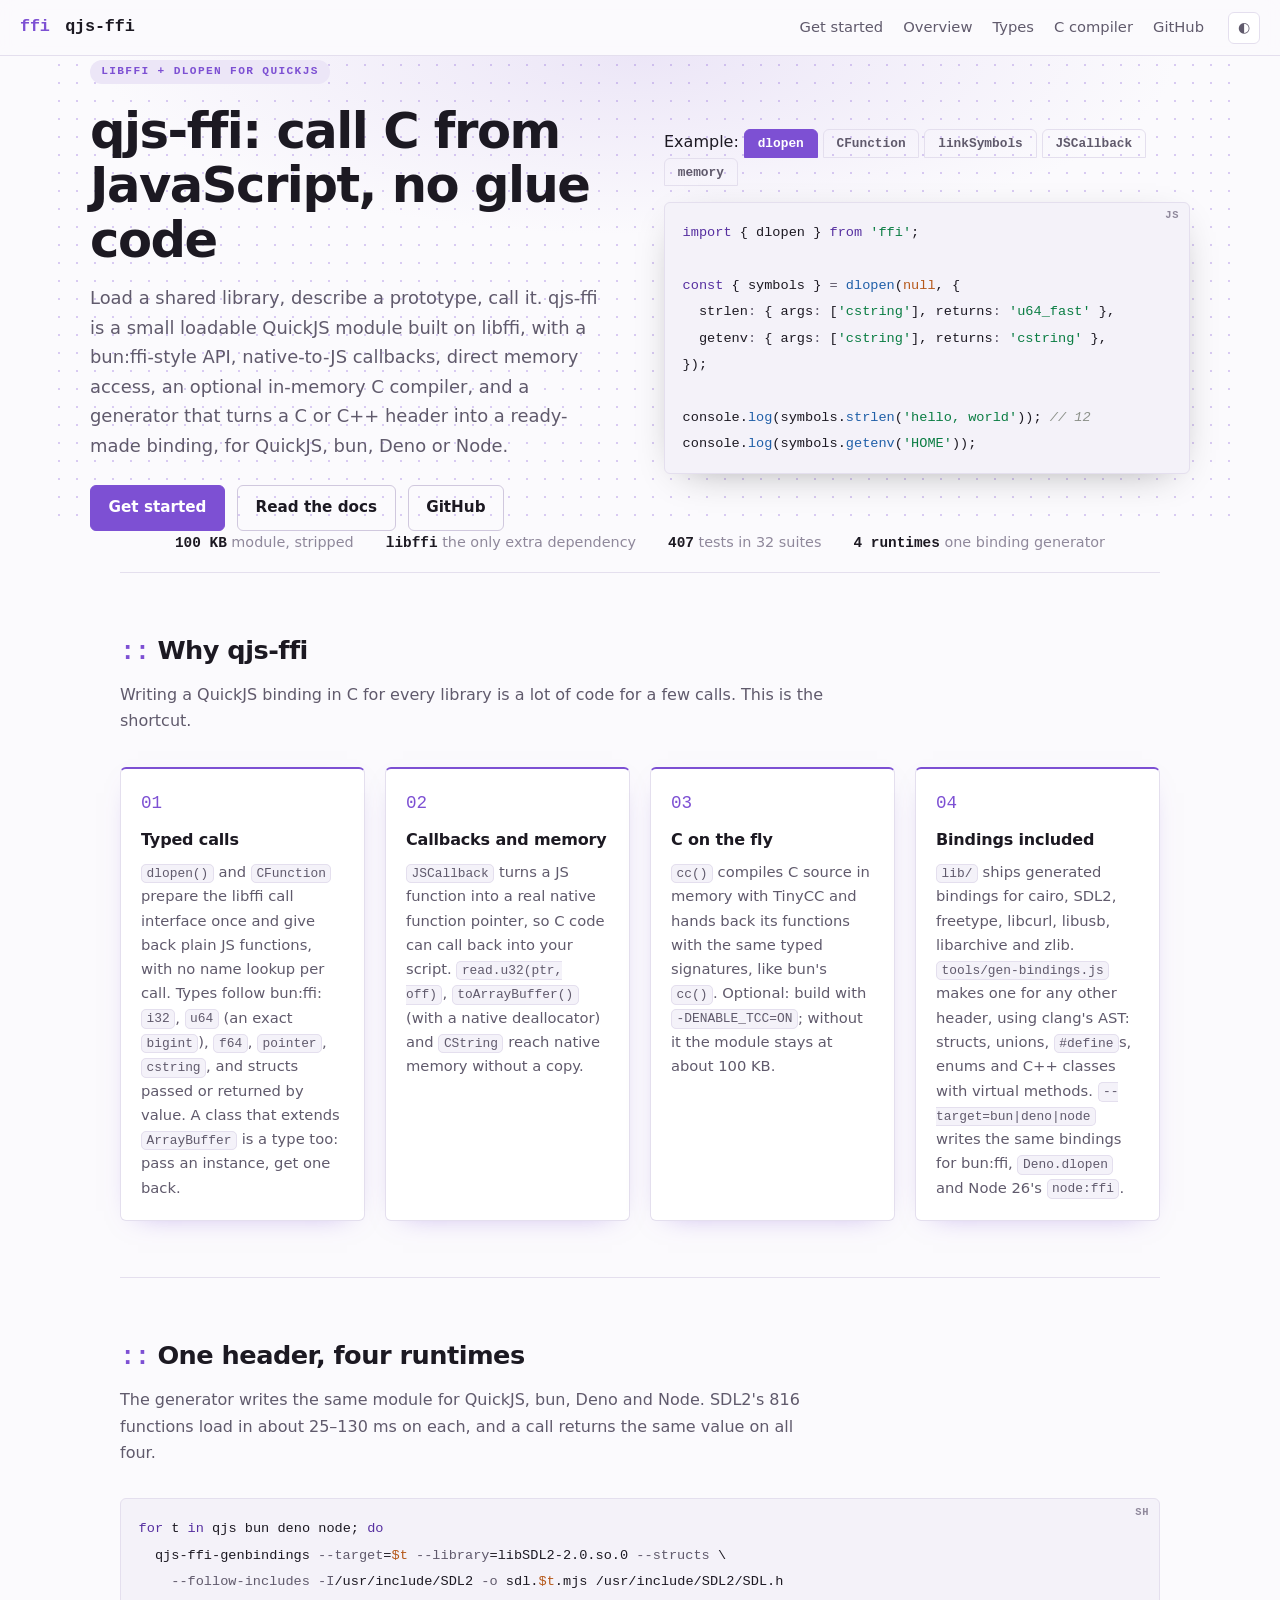
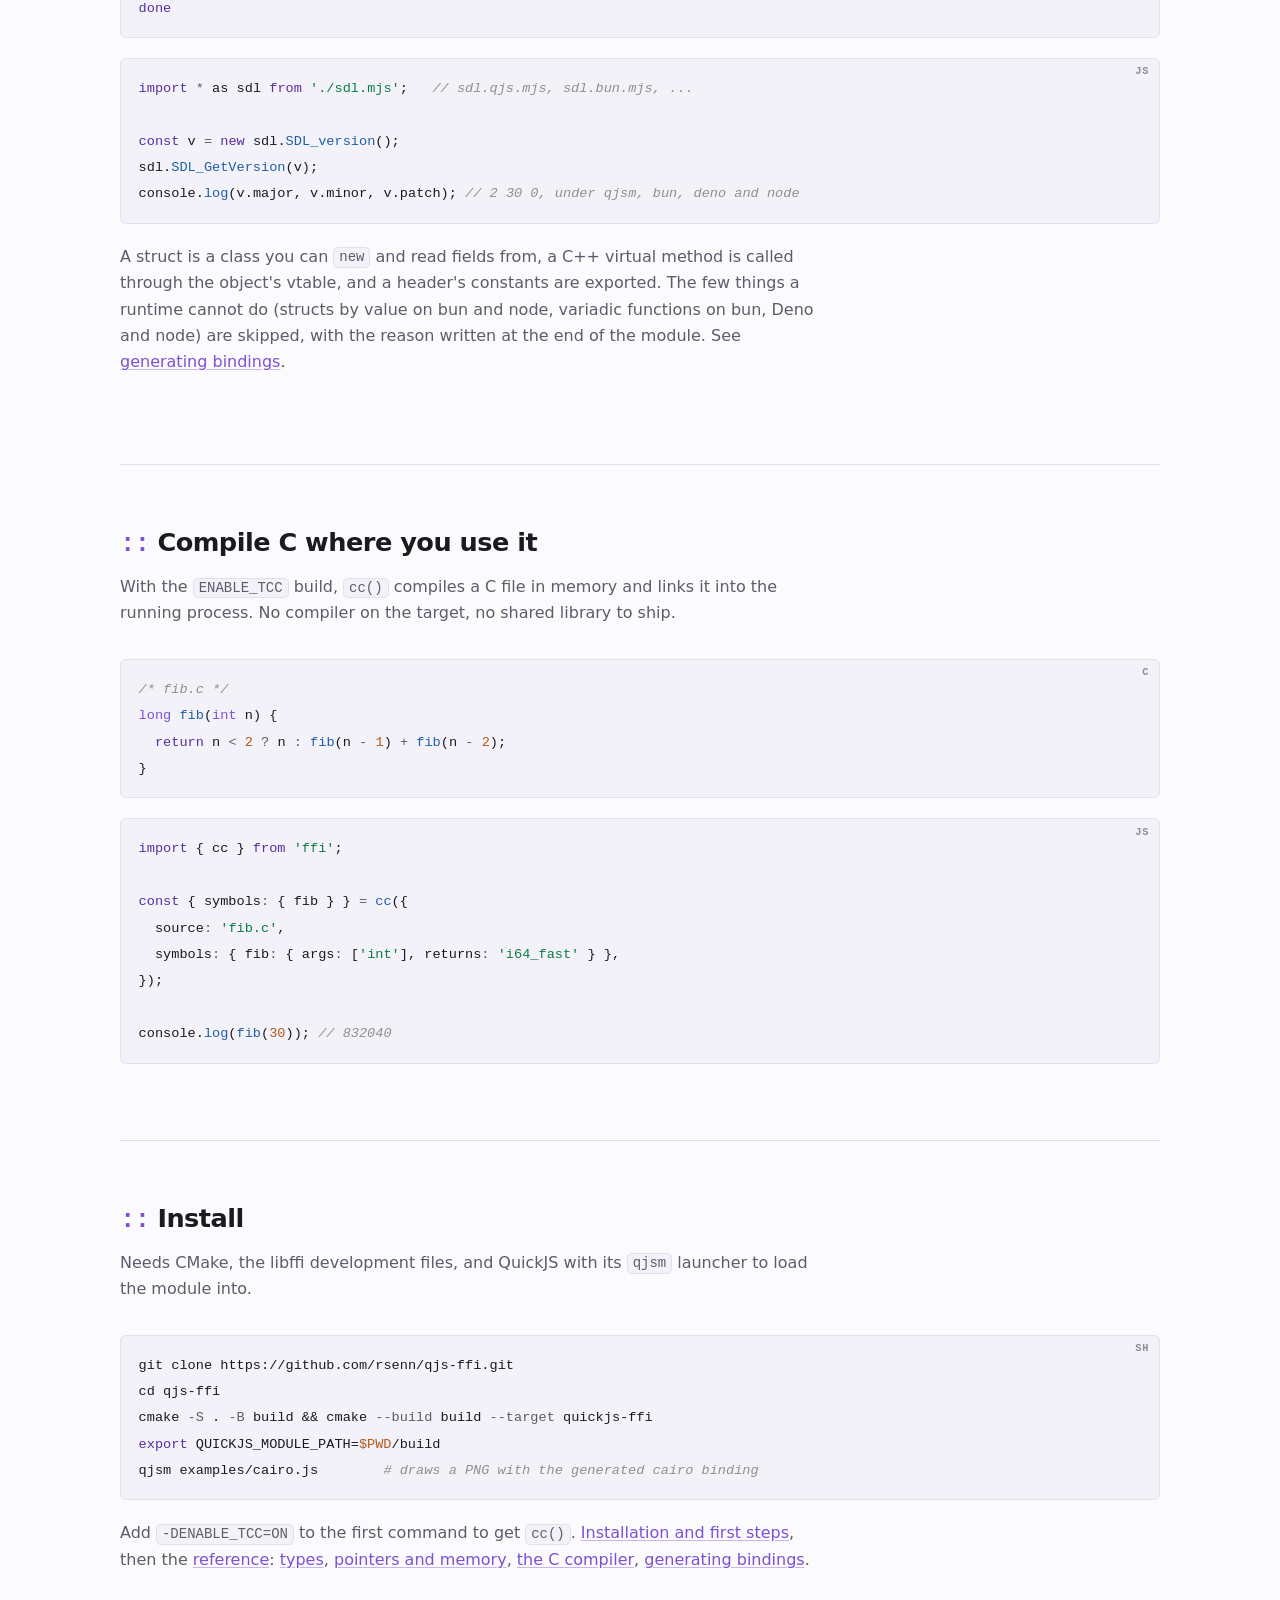
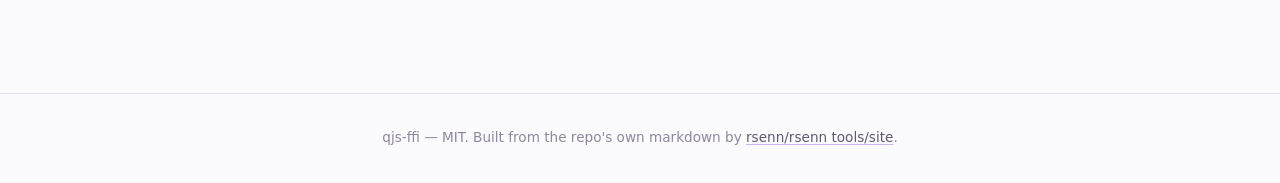
<file: index.html>
<!doctype html>
<html lang="en">
<head>
<meta charset="utf-8">
<meta name="viewport" content="width=device-width, initial-scale=1">
<title>qjs-ffi — Call any C library from QuickJS</title>
<meta name="description" content="qjs-ffi — Call any C library from QuickJS. libffi and dlopen as a loadable QuickJS module: define C prototypes, call functions, pass callbacks, use ArrayBuffer classes as struct types, plus ready-made bindings for cairo, SDL2, freetype, libcurl and more.">
<link rel="stylesheet" href="assets/base.css">
<link rel="stylesheet" href="assets/theme.css">
<link rel="icon" href="assets/favicon.svg" type="image/svg+xml">
<script>try{var t=localStorage.getItem('theme');if(t)document.documentElement.dataset.theme=t}catch(e){}</script>
</head>
<body class="landing" data-site="qjs-ffi" data-root="">
<header class="topbar">
  <a class="brand" href="index.html"><span class="mark">ffi</span> <span class="brand-name">qjs-ffi</span></a>
  <nav class="topnav">
    <a href="getting-started.html">Get started</a>
    <a href="docs/ffi.html">Overview</a>
    <a href="docs/types.html">Types</a>
    <a href="docs/c-compiler.html">C compiler</a>
    <a href="https://github.com/rsenn/qjs-ffi" target="_blank" rel="noopener">GitHub</a>
  </nav>
  <button class="themetoggle" type="button" aria-label="Toggle colour scheme">◐</button>
</header>
<section class="hero">
  <div>
    <span class="eyebrow">libffi + dlopen for QuickJS</span>
    <h1>qjs-ffi: call C from JavaScript, no glue code</h1>
    <p class="lede">Load a shared library, describe a prototype, call it. qjs-ffi is a small loadable QuickJS module built on libffi, with a bun:ffi-style API, native-to-JS callbacks, direct memory access, an optional in-memory C compiler, and a generator that turns a C or C++ header into a ready-made binding, for QuickJS, bun, Deno or Node.</p>
    <div class="cta">
      <a class="btn primary" href="getting-started.html">Get started</a>
      <a class="btn" href="docs/ffi.html">Read the docs</a>
      <a class="btn" href="https://github.com/rsenn/qjs-ffi" target="_blank" rel="noopener">GitHub</a>
    </div>
  </div>
  <div class="hero-example">
    <p class="example-switch">Example:
      <button class="tab-btn active" type="button" data-tab="dlopen">dlopen</button>
      <button class="tab-btn" type="button" data-tab="cfunction">CFunction</button>
      <button class="tab-btn" type="button" data-tab="link">linkSymbols</button>
      <button class="tab-btn" type="button" data-tab="callback">JSCallback</button>
      <button class="tab-btn" type="button" data-tab="memory">memory</button>
    </p>

    <div class="tab-pane active" data-tab="dlopen">
      <div class="codeblock" data-lang="js"><pre><code class="language-js"><span class="t-kw">import</span> { <span class="t-id">dlopen</span> } <span class="t-kw">from</span> <span class="t-str">'ffi'</span>;

<span class="t-kw">const</span> { <span class="t-id">symbols</span> } <span class="t-op">=</span> <span class="t-fn">dlopen</span>(<span class="t-atom">null</span>, {
  <span class="t-id">strlen</span><span class="t-op">:</span> { <span class="t-id">args</span><span class="t-op">:</span> [<span class="t-str">'cstring'</span>], <span class="t-id">returns</span><span class="t-op">:</span> <span class="t-str">'u64_fast'</span> },
  <span class="t-id">getenv</span><span class="t-op">:</span> { <span class="t-id">args</span><span class="t-op">:</span> [<span class="t-str">'cstring'</span>], <span class="t-id">returns</span><span class="t-op">:</span> <span class="t-str">'cstring'</span> },
});

<span class="t-id">console</span>.<span class="t-fn">log</span>(<span class="t-id">symbols</span>.<span class="t-fn">strlen</span>(<span class="t-str">'hello, world'</span>)); <span class="t-cm">// 12</span>
<span class="t-id">console</span>.<span class="t-fn">log</span>(<span class="t-id">symbols</span>.<span class="t-fn">getenv</span>(<span class="t-str">'HOME'</span>));</code></pre></div>
    </div>

    <div class="tab-pane" data-tab="cfunction">
      <div class="codeblock" data-lang="js"><pre><code class="language-js"><span class="t-kw">import</span> { <span class="t-type">CFunction</span>, <span class="t-id">dlsym</span>, <span class="t-type">RTLD_DEFAULT</span> } <span class="t-kw">from</span> <span class="t-str">'ffi'</span>;

<span class="t-kw">const</span> <span class="t-id">strdup</span> <span class="t-op">=</span> <span class="t-fn">CFunction</span>({
  <span class="t-id">ptr</span><span class="t-op">:</span> <span class="t-fn">dlsym</span>(<span class="t-type">RTLD_DEFAULT</span>, <span class="t-str">'strdup'</span>),
  <span class="t-id">args</span><span class="t-op">:</span> [<span class="t-str">'cstring'</span>],
  <span class="t-id">returns</span><span class="t-op">:</span> <span class="t-str">'cstring'</span>,
});

<span class="t-id">console</span>.<span class="t-fn">log</span>(<span class="t-fn">strdup</span>(<span class="t-str">'hello'</span>)); <span class="t-cm">// hello</span></code></pre></div>
    </div>

    <div class="tab-pane" data-tab="link">
      <div class="codeblock" data-lang="js"><pre><code class="language-js"><span class="t-kw">import</span> { <span class="t-id">linkSymbols</span>, <span class="t-id">dlsym</span>, <span class="t-type">RTLD_DEFAULT</span> } <span class="t-kw">from</span> <span class="t-str">'ffi'</span>;

<span class="t-kw">const</span> { <span class="t-id">symbols</span> } <span class="t-op">=</span> <span class="t-fn">linkSymbols</span>({
  <span class="t-id">abs</span><span class="t-op">:</span> { <span class="t-id">args</span><span class="t-op">:</span> [<span class="t-str">'i32'</span>], <span class="t-id">returns</span><span class="t-op">:</span> <span class="t-str">'i32'</span> }, <span class="t-cm">// found with dlsym(RTLD_DEFAULT, 'abs')</span>
  <span class="t-id">labs</span><span class="t-op">:</span> { <span class="t-id">ptr</span><span class="t-op">:</span> <span class="t-fn">dlsym</span>(<span class="t-type">RTLD_DEFAULT</span>, <span class="t-str">'labs'</span>), <span class="t-id">args</span><span class="t-op">:</span> [<span class="t-str">'i64'</span>], <span class="t-id">returns</span><span class="t-op">:</span> <span class="t-str">'i64'</span> },
});

<span class="t-id">console</span>.<span class="t-fn">log</span>(<span class="t-id">symbols</span>.<span class="t-fn">abs</span>(<span class="t-op">-</span><span class="t-num">5</span>)); <span class="t-cm">// 5</span>
<span class="t-id">console</span>.<span class="t-fn">log</span>(<span class="t-id">symbols</span>.<span class="t-fn">labs</span>(<span class="t-op">-</span><span class="t-num">9007199254740993n</span>)); <span class="t-cm">// 9007199254740993n</span></code></pre></div>
    </div>

    <div class="tab-pane" data-tab="callback">
      <div class="codeblock" data-lang="js"><pre><code class="language-js"><span class="t-kw">import</span> { <span class="t-type">JSCallback</span>, <span class="t-type">CFunction</span>, <span class="t-id">dlsym</span>, <span class="t-id">read</span>, <span class="t-type">RTLD_DEFAULT</span> } <span class="t-kw">from</span> <span class="t-str">'ffi'</span>;

<span class="t-kw">const</span> <span class="t-id">compare</span> <span class="t-op">=</span> <span class="t-kw">new</span> <span class="t-fn">JSCallback</span>((<span class="t-id">a</span>, <span class="t-id">b</span>) <span class="t-op">=&gt;</span> <span class="t-id">read</span>.<span class="t-fn">i32</span>(<span class="t-id">a</span>) <span class="t-op">-</span> <span class="t-id">read</span>.<span class="t-fn">i32</span>(<span class="t-id">b</span>), {
  <span class="t-id">args</span><span class="t-op">:</span> [<span class="t-str">'pointer'</span>, <span class="t-str">'pointer'</span>],
  <span class="t-id">returns</span><span class="t-op">:</span> <span class="t-str">'i32'</span>,
});
<span class="t-kw">const</span> <span class="t-id">qsort</span> <span class="t-op">=</span> <span class="t-fn">CFunction</span>({ <span class="t-id">ptr</span><span class="t-op">:</span> <span class="t-fn">dlsym</span>(<span class="t-type">RTLD_DEFAULT</span>, <span class="t-str">'qsort'</span>), <span class="t-id">args</span><span class="t-op">:</span> [<span class="t-str">'pointer'</span>, <span class="t-str">'u64'</span>, <span class="t-str">'u64'</span>, <span class="t-str">'pointer'</span>], <span class="t-id">returns</span><span class="t-op">:</span> <span class="t-str">'void'</span> });

<span class="t-kw">const</span> <span class="t-id">numbers</span> <span class="t-op">=</span> <span class="t-kw">new</span> <span class="t-fn">Int32Array</span>([<span class="t-num">5</span>, <span class="t-num">3</span>, <span class="t-num">9</span>, <span class="t-num">1</span>]);
<span class="t-fn">qsort</span>(<span class="t-id">numbers</span>, <span class="t-id">numbers</span>.<span class="t-prop">length</span>, <span class="t-num">4n</span>, <span class="t-id">compare</span>.<span class="t-prop">ptr</span>);
<span class="t-id">console</span>.<span class="t-fn">log</span>(<span class="t-id">numbers</span>); <span class="t-cm">// 1, 3, 5, 9</span></code></pre></div>
    </div>

    <div class="tab-pane" data-tab="memory">
      <div class="codeblock" data-lang="js"><pre><code class="language-js"><span class="t-kw">import</span> { <span class="t-id">ptr</span>, <span class="t-id">read</span>, <span class="t-id">toArrayBuffer</span> } <span class="t-kw">from</span> <span class="t-str">'ffi'</span>;

<span class="t-kw">const</span> <span class="t-id">bytes</span> <span class="t-op">=</span> <span class="t-kw">new</span> <span class="t-fn">Uint8Array</span>([<span class="t-num">1</span>, <span class="t-num">2</span>, <span class="t-num">3</span>, <span class="t-num">4</span>, <span class="t-num">5</span>, <span class="t-num">6</span>, <span class="t-num">7</span>, <span class="t-num">8</span>]);
<span class="t-kw">const</span> <span class="t-id">p</span> <span class="t-op">=</span> <span class="t-fn">ptr</span>(<span class="t-id">bytes</span>);

<span class="t-id">console</span>.<span class="t-fn">log</span>(<span class="t-id">read</span>.<span class="t-fn">u8</span>(<span class="t-id">p</span>, <span class="t-num">2</span>)); <span class="t-cm">// 3</span>
<span class="t-id">console</span>.<span class="t-fn">log</span>(<span class="t-id">read</span>.<span class="t-fn">u32</span>(<span class="t-id">p</span>, <span class="t-num">4</span>)); <span class="t-cm">// 134678021 (0x08070605)</span>

<span class="t-kw">const</span> <span class="t-id">view</span> <span class="t-op">=</span> <span class="t-kw">new</span> <span class="t-fn">Uint8Array</span>(<span class="t-fn">toArrayBuffer</span>(<span class="t-id">p</span>, <span class="t-num">2</span>, <span class="t-num">3</span>)); <span class="t-cm">// the same memory</span>
<span class="t-id">bytes</span>[<span class="t-num">3</span>] <span class="t-op">=</span> <span class="t-num">99</span>;
<span class="t-id">console</span>.<span class="t-fn">log</span>(<span class="t-id">view</span>); <span class="t-cm">// 3, 99, 5</span></code></pre></div>
    </div>
  </div>
</section>

<script>
document.querySelectorAll('.hero-example').forEach(function (box) {
  var btns = box.querySelectorAll('.tab-btn');
  var panes = box.querySelectorAll('.tab-pane');
  btns.forEach(function (btn) {
    btn.addEventListener('click', function () {
      var tab = btn.dataset.tab;
      btns.forEach(function (b) { b.classList.toggle('active', b === btn); });
      panes.forEach(function (p) { p.classList.toggle('active', p.dataset.tab === tab); });
    });
  });
});
</script>

<main>
  <ul class="badges">
    <li><b>100 KB</b> module, stripped</li>
    <li><b>libffi</b> the only extra dependency</li>
    <li><b>407</b> tests in 32 suites</li>
    <li><b>4 runtimes</b> one binding generator</li>
  </ul>

  <section class="section">
    <h2>Why qjs-ffi</h2>
    <p class="sub">Writing a QuickJS binding in C for every library is a lot of code for a few calls. This is the shortcut.</p>
    <div class="grid">
      <article class="card"><span class="ico">01</span><h3>Typed calls</h3><p><code>dlopen()</code> and <code>CFunction</code> prepare the libffi call interface once and give back plain JS functions, with no name lookup per call. Types follow bun:ffi: <code>i32</code>, <code>u64</code> (an exact <code>bigint</code>), <code>f64</code>, <code>pointer</code>, <code>cstring</code>, and structs passed or returned by value. A class that extends <code>ArrayBuffer</code> is a type too: pass an instance, get one back.</p></article>
      <article class="card"><span class="ico">02</span><h3>Callbacks and memory</h3><p><code>JSCallback</code> turns a JS function into a real native function pointer, so C code can call back into your script. <code>read.u32(ptr, off)</code>, <code>toArrayBuffer()</code> (with a native deallocator) and <code>CString</code> reach native memory without a copy.</p></article>
      <article class="card"><span class="ico">03</span><h3>C on the fly</h3><p><code>cc()</code> compiles C source in memory with TinyCC and hands back its functions with the same typed signatures, like bun's <code>cc()</code>. Optional: build with <code>-DENABLE_TCC=ON</code>; without it the module stays at about 100 KB.</p></article>
      <article class="card"><span class="ico">04</span><h3>Bindings included</h3><p><code>lib/</code> ships generated bindings for cairo, SDL2, freetype, libcurl, libusb, libarchive and zlib. <code>tools/gen-bindings.js</code> makes one for any other header, using clang's AST: structs, unions, <code>#define</code>s, enums and C++ classes with virtual methods. <code>--target=bun|deno|node</code> writes the same bindings for bun:ffi, <code>Deno.dlopen</code> and Node 26's <code>node:ffi</code>.</p></article>
    </div>
  </section>

  <section class="section">
    <h2>One header, four runtimes</h2>
    <p class="sub">The generator writes the same module for QuickJS, bun, Deno and Node. SDL2's 816 functions load in about 25&ndash;130&nbsp;ms on each, and a call returns the same value on all four.</p>
    <div class="codeblock" data-lang="sh"><pre><code class="language-sh"><span class="t-kw">for</span> <span class="t-id">t</span> <span class="t-kw">in</span> <span class="t-id">qjs</span> <span class="t-id">bun</span> <span class="t-id">deno</span> <span class="t-id">node</span>; <span class="t-kw">do</span>
  <span class="t-id">qjs-ffi-genbindings</span> <span class="t-op">--target</span>=<span class="t-var">$t</span> <span class="t-op">--library</span>=<span class="t-id">libSDL2-2.0.so.0</span> <span class="t-op">--structs</span> \
    <span class="t-op">--follow-includes</span> <span class="t-op">-I</span>/<span class="t-id">usr</span>/<span class="t-id">include</span>/<span class="t-id">SDL2</span> <span class="t-op">-o</span> <span class="t-id">sdl</span>.<span class="t-var">$t</span>.<span class="t-id">mjs</span> /<span class="t-id">usr</span>/<span class="t-id">include</span>/<span class="t-id">SDL2</span>/<span class="t-id">SDL.h</span>
<span class="t-kw">done</span></code></pre></div>
    <div class="codeblock" data-lang="js"><pre><code class="language-js"><span class="t-kw">import</span> <span class="t-op">*</span> <span class="t-id">as</span> <span class="t-id">sdl</span> <span class="t-kw">from</span> <span class="t-str">'./sdl.mjs'</span>;   <span class="t-cm">// sdl.qjs.mjs, sdl.bun.mjs, ...</span>

<span class="t-kw">const</span> <span class="t-id">v</span> <span class="t-op">=</span> <span class="t-kw">new</span> <span class="t-id">sdl</span>.<span class="t-fn">SDL_version</span>();
<span class="t-id">sdl</span>.<span class="t-fn">SDL_GetVersion</span>(<span class="t-id">v</span>);
<span class="t-id">console</span>.<span class="t-fn">log</span>(<span class="t-id">v</span>.<span class="t-prop">major</span>, <span class="t-id">v</span>.<span class="t-prop">minor</span>, <span class="t-id">v</span>.<span class="t-prop">patch</span>); <span class="t-cm">// 2 30 0, under qjsm, bun, deno and node</span></code></pre></div>
    <p class="sub">A struct is a class you can <code>new</code> and read fields from, a C++ virtual method is called through the object's vtable, and a header's constants are exported. The few things a runtime cannot do (structs by value on bun and node, variadic functions on bun, Deno and node) are skipped, with the reason written at the end of the module. See <a href="docs/gen-bindings.html">generating bindings</a>.</p>
  </section>

  <section class="section">
    <h2>Compile C where you use it</h2>
    <p class="sub">With the <code>ENABLE_TCC</code> build, <code>cc()</code> compiles a C file in memory and links it into the running process. No compiler on the target, no shared library to ship.</p>
    <div class="codeblock" data-lang="c"><pre><code class="language-c"><span class="t-cm">/* fib.c */</span>
<span class="t-type">long</span> <span class="t-fn">fib</span>(<span class="t-type">int</span> <span class="t-id">n</span>) {
  <span class="t-kw">return</span> <span class="t-id">n</span> <span class="t-op">&lt;</span> <span class="t-num">2</span> <span class="t-op">?</span> <span class="t-id">n</span> <span class="t-op">:</span> <span class="t-fn">fib</span>(<span class="t-id">n</span> <span class="t-op">-</span> <span class="t-num">1</span>) <span class="t-op">+</span> <span class="t-fn">fib</span>(<span class="t-id">n</span> <span class="t-op">-</span> <span class="t-num">2</span>);
}</code></pre></div>
    <div class="codeblock" data-lang="js"><pre><code class="language-js"><span class="t-kw">import</span> { <span class="t-id">cc</span> } <span class="t-kw">from</span> <span class="t-str">'ffi'</span>;

<span class="t-kw">const</span> { <span class="t-id">symbols</span><span class="t-op">:</span> { <span class="t-id">fib</span> } } <span class="t-op">=</span> <span class="t-fn">cc</span>({
  <span class="t-id">source</span><span class="t-op">:</span> <span class="t-str">'fib.c'</span>,
  <span class="t-id">symbols</span><span class="t-op">:</span> { <span class="t-id">fib</span><span class="t-op">:</span> { <span class="t-id">args</span><span class="t-op">:</span> [<span class="t-str">'int'</span>], <span class="t-id">returns</span><span class="t-op">:</span> <span class="t-str">'i64_fast'</span> } },
});

<span class="t-id">console</span>.<span class="t-fn">log</span>(<span class="t-fn">fib</span>(<span class="t-num">30</span>)); <span class="t-cm">// 832040</span></code></pre></div>
  </section>

  <section class="section">
    <h2>Install</h2>
    <p class="sub">Needs CMake, the libffi development files, and QuickJS with its <code>qjsm</code> launcher to load the module into.</p>
    <div class="codeblock" data-lang="sh"><pre><code class="language-sh"><span class="t-id">git</span> <span class="t-id">clone</span> <span class="t-id">https</span>://<span class="t-id">github.com</span>/<span class="t-id">rsenn</span>/<span class="t-id">qjs-ffi.git</span>
<span class="t-id">cd</span> <span class="t-id">qjs-ffi</span>
<span class="t-id">cmake</span> <span class="t-op">-S</span> . <span class="t-op">-B</span> <span class="t-id">build</span> &amp;&amp; <span class="t-id">cmake</span> <span class="t-op">--build</span> <span class="t-id">build</span> <span class="t-op">--target</span> <span class="t-id">quickjs-ffi</span>
<span class="t-kw">export</span> <span class="t-id">QUICKJS_MODULE_PATH</span>=<span class="t-var">$PWD</span>/<span class="t-id">build</span>
<span class="t-id">qjsm</span> <span class="t-id">examples</span>/<span class="t-id">cairo.js</span>        <span class="t-cm"># draws a PNG with the generated cairo binding</span></code></pre></div>
    <p class="sub">Add <code>-DENABLE_TCC=ON</code> to the first command to get <code>cc()</code>. <a href="getting-started.html">Installation and first steps</a>, then the <a href="docs/ffi.html">reference</a>: <a href="docs/types.html">types</a>, <a href="docs/pointers.html">pointers and memory</a>, <a href="docs/c-compiler.html">the C compiler</a>, <a href="docs/gen-bindings.html">generating bindings</a>.</p>
  </section>
</main>

<footer class="sitefoot">
  <p>qjs-ffi — MIT. Built from the repo's own markdown by
     <a href="https://github.com/rsenn/rsenn/tree/main/tools/site">rsenn/rsenn tools/site</a>.</p>
</footer>
<script>
document.querySelector('.themetoggle').addEventListener('click', function () {
  var d = document.documentElement;
  var dark = d.dataset.theme ? d.dataset.theme === 'dark'
    : matchMedia('(prefers-color-scheme: dark)').matches;
  d.dataset.theme = dark ? 'light' : 'dark';
  try { localStorage.setItem('theme', d.dataset.theme); } catch (e) {}
});
</script>
</body>
</html>
</file>
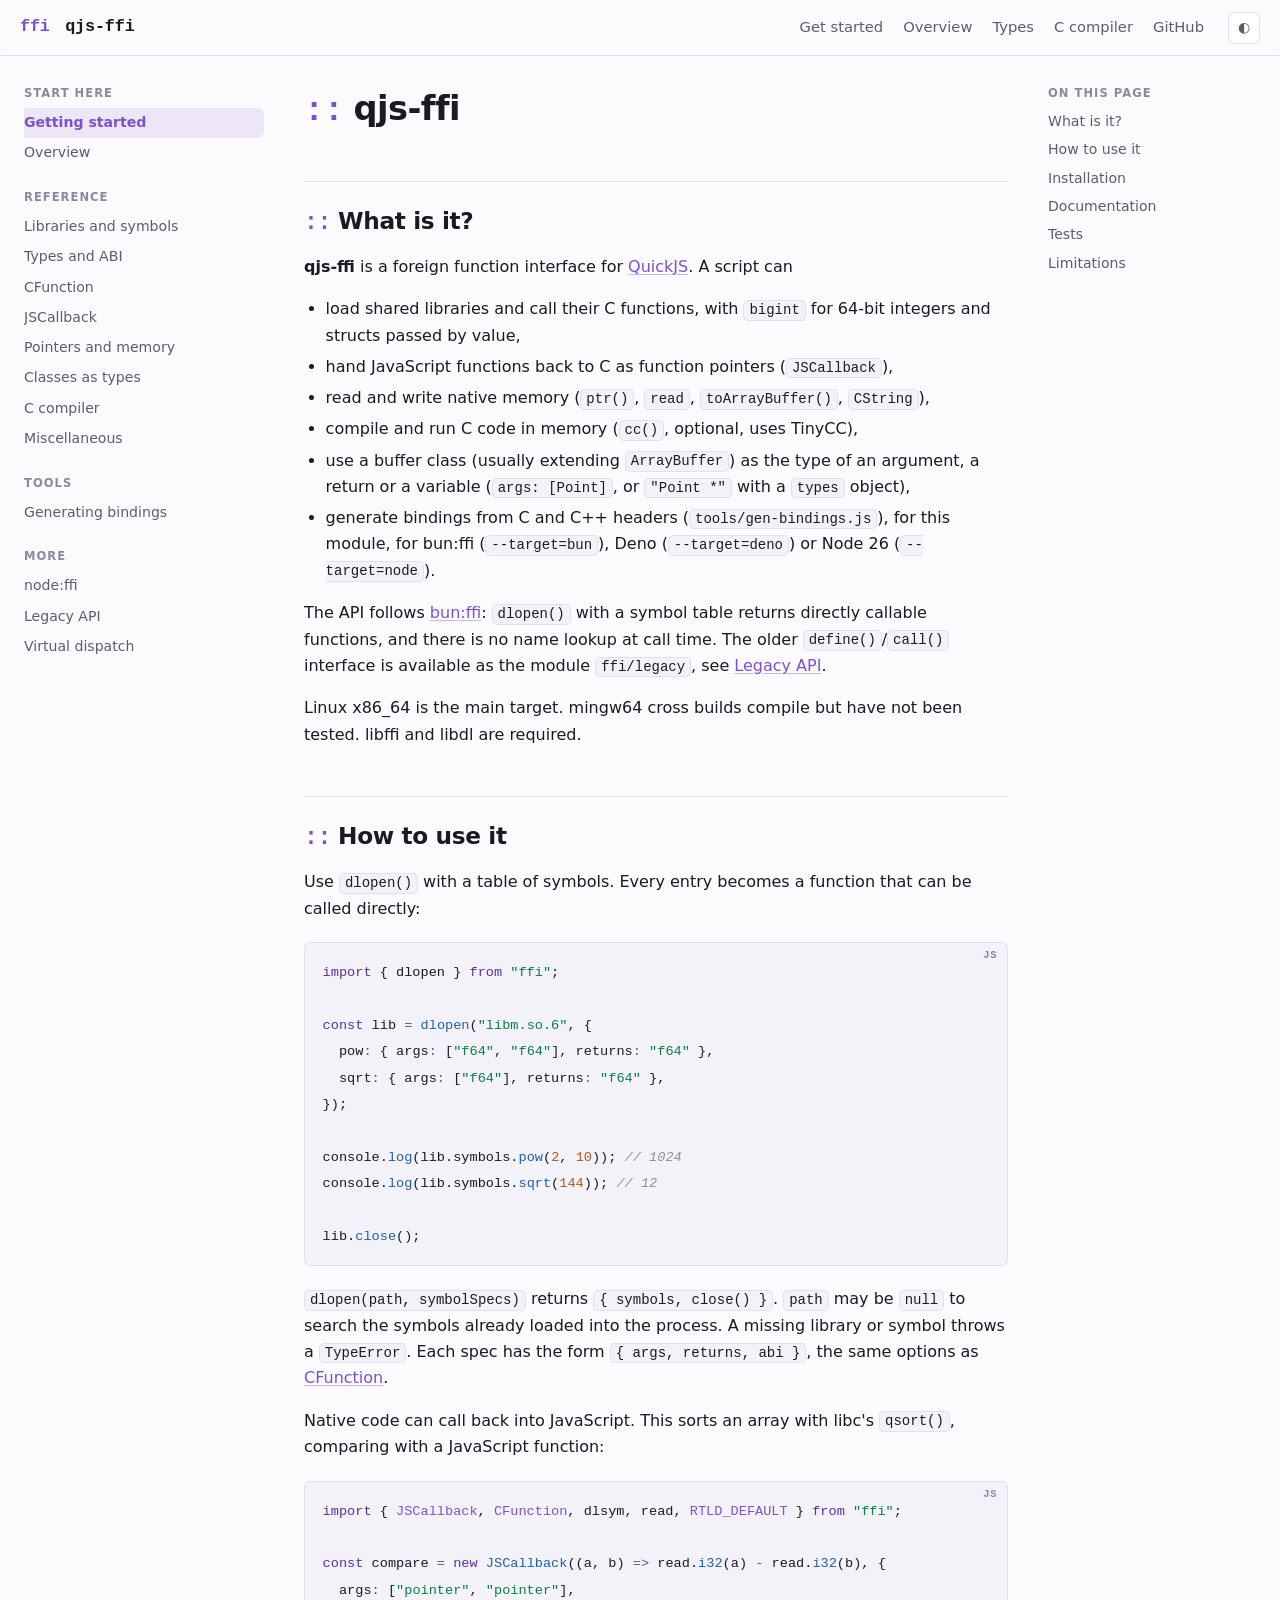
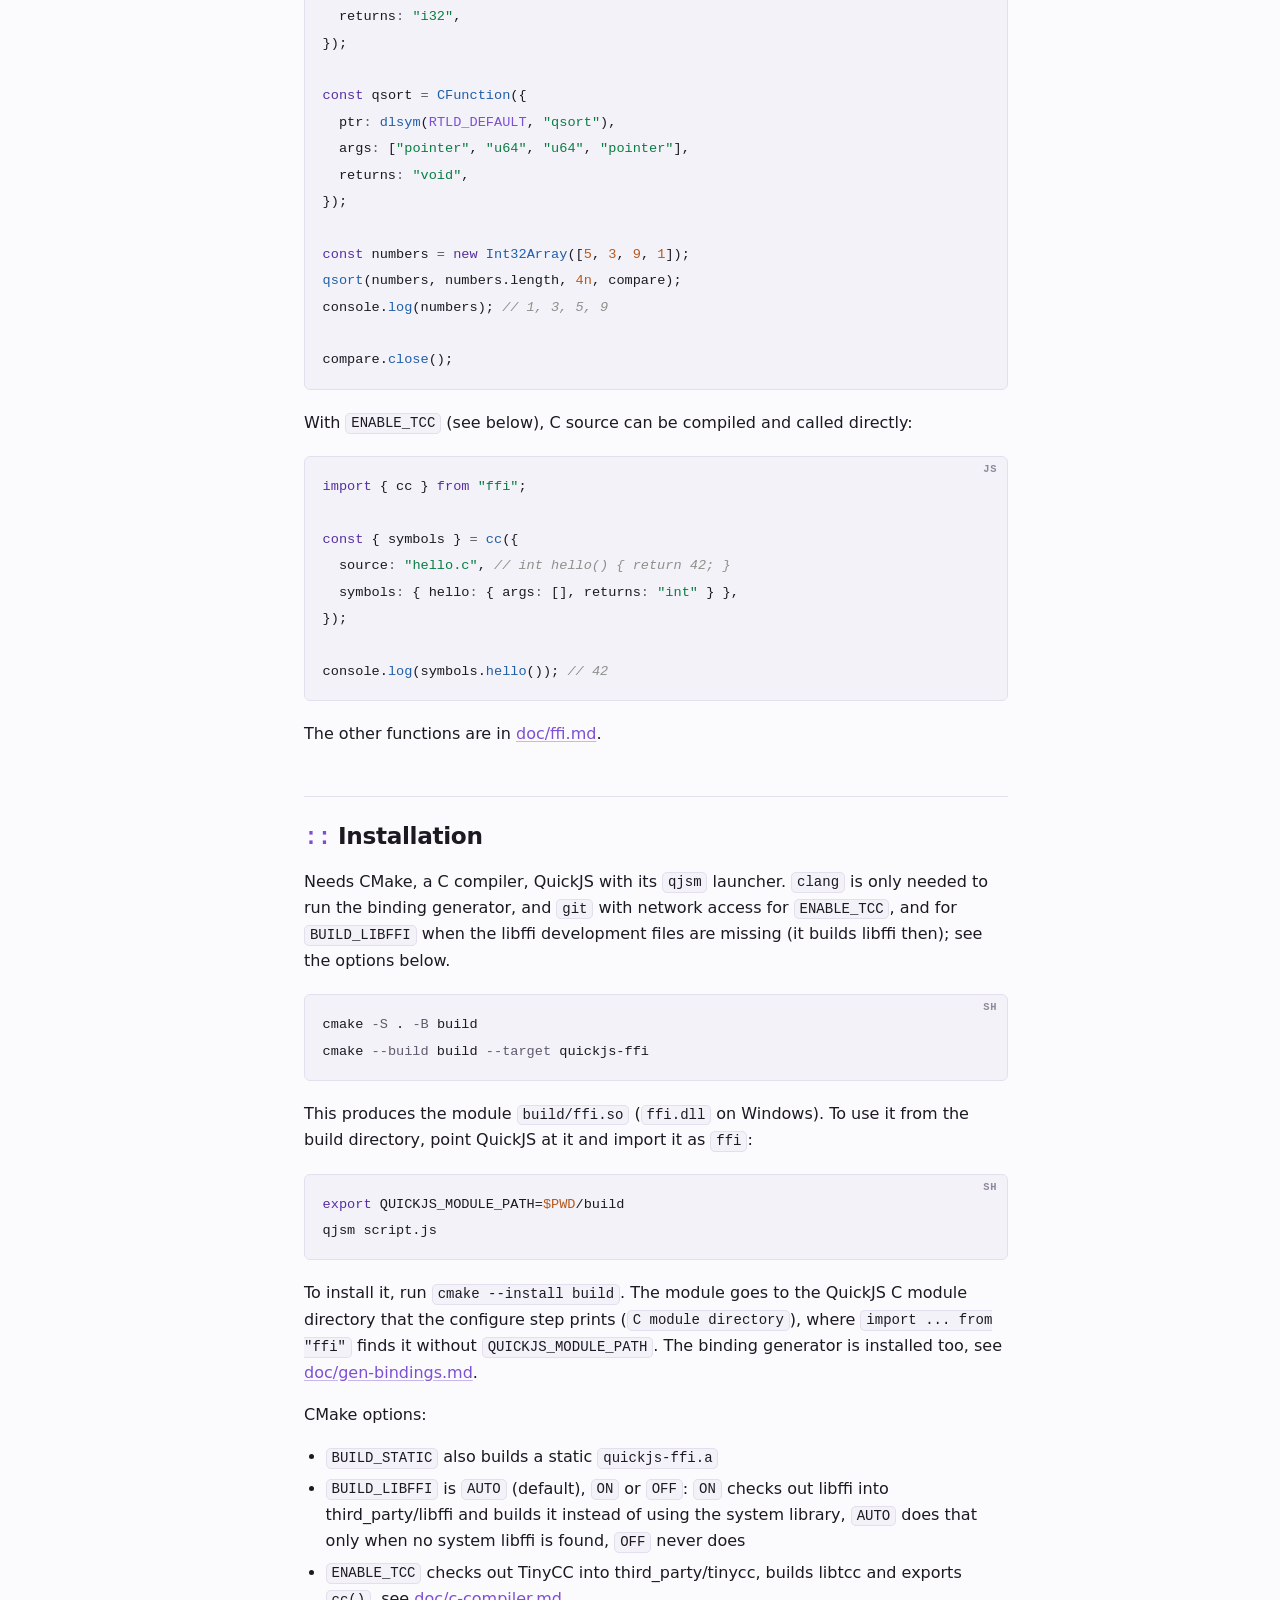
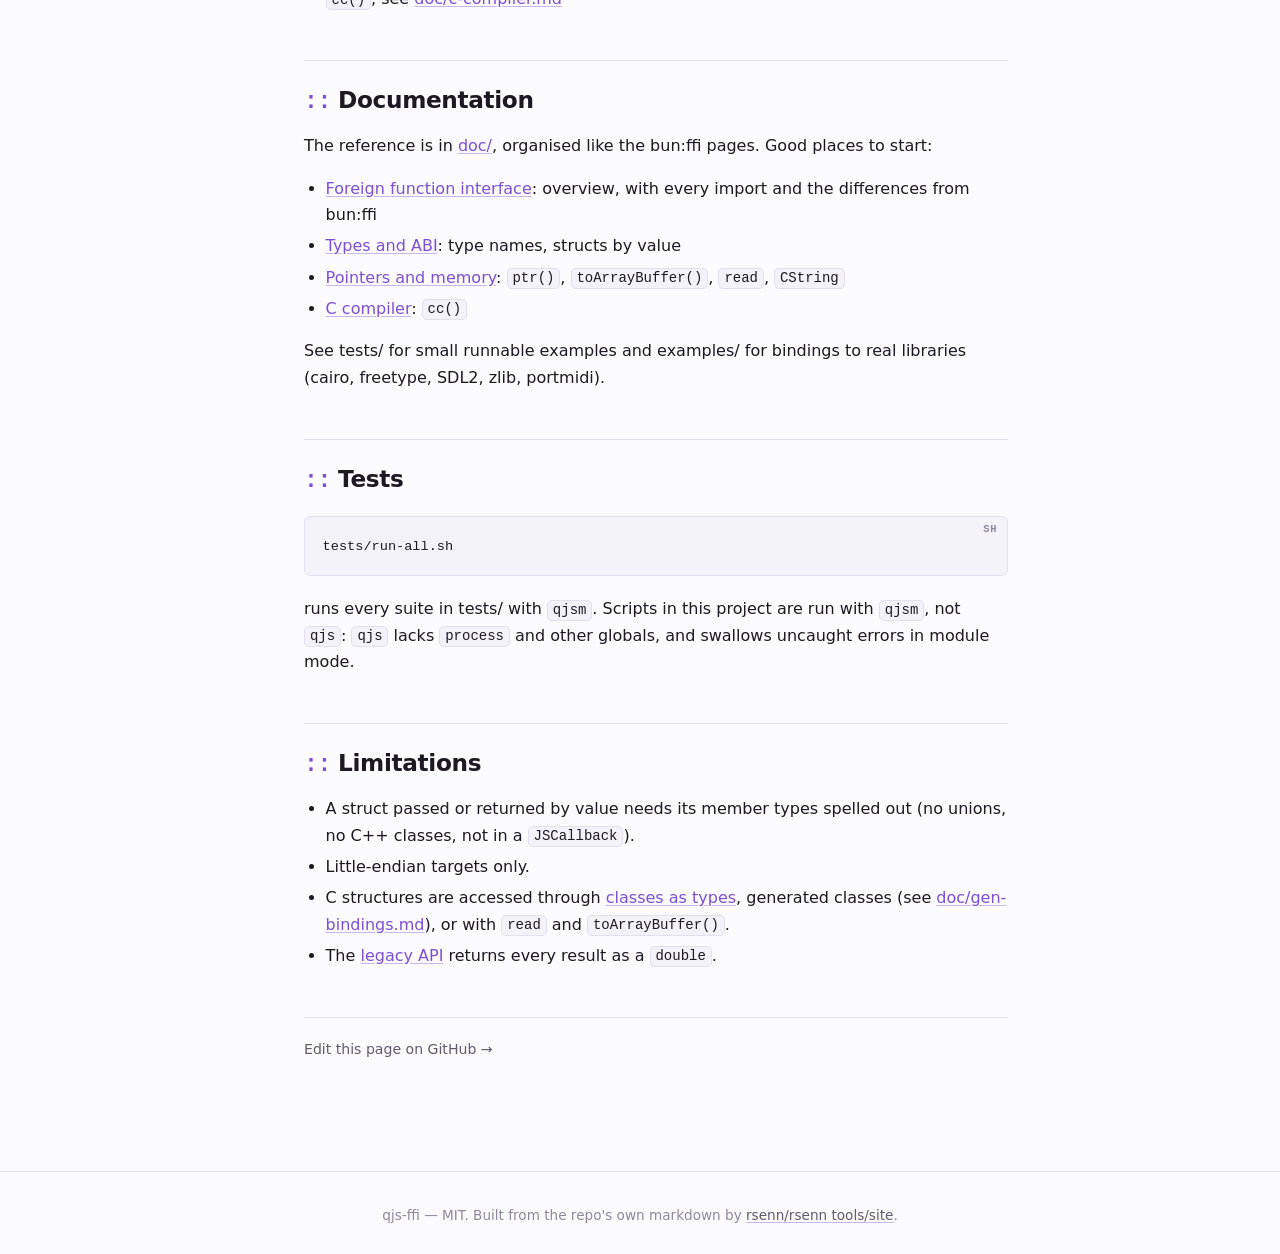
<file: getting-started.html>
<!doctype html>
<html lang="en">
<head>
<meta charset="utf-8">
<meta name="viewport" content="width=device-width, initial-scale=1">
<title>qjs-ffi — qjs-ffi</title>
<meta name="description" content="qjs-ffi — Call any C library from QuickJS. libffi and dlopen as a loadable QuickJS module: define C prototypes, call functions, pass callbacks, use ArrayBuffer classes as struct types, plus ready-made bindings for cairo, SDL2, freetype, libcurl and more.">
<link rel="stylesheet" href="assets/base.css">
<link rel="stylesheet" href="assets/theme.css">
<link rel="icon" href="assets/favicon.svg" type="image/svg+xml">
<script>try{var t=localStorage.getItem('theme');if(t)document.documentElement.dataset.theme=t}catch(e){}</script>
</head>
<body class="has-sidebar" data-site="qjs-ffi" data-root="">
<header class="topbar">
  <a class="brand" href="index.html"><span class="mark">ffi</span> <span class="brand-name">qjs-ffi</span></a>
  <nav class="topnav">
    <a href="getting-started.html">Get started</a>
    <a href="docs/ffi.html">Overview</a>
    <a href="docs/types.html">Types</a>
    <a href="docs/c-compiler.html">C compiler</a>
    <a href="https://github.com/rsenn/qjs-ffi" target="_blank" rel="noopener">GitHub</a>
  </nav>
  <button class="themetoggle" type="button" aria-label="Toggle colour scheme">◐</button>
</header>
<div class="layout">
<aside class="sidebar"><div class="navgroup"><h3>Start here</h3><ul><li><a href="getting-started.html" class="here">Getting started</a></li><li><a href="docs/ffi.html">Overview</a></li></ul></div><div class="navgroup"><h3>Reference</h3><ul><li><a href="docs/dlopen.html">Libraries and symbols</a></li><li><a href="docs/types.html">Types and ABI</a></li><li><a href="docs/c-function.html">CFunction</a></li><li><a href="docs/js-callback.html">JSCallback</a></li><li><a href="docs/pointers.html">Pointers and memory</a></li><li><a href="docs/struct.html">Classes as types</a></li><li><a href="docs/c-compiler.html">C compiler</a></li><li><a href="docs/misc.html">Miscellaneous</a></li></ul></div><div class="navgroup"><h3>Tools</h3><ul><li><a href="docs/gen-bindings.html">Generating bindings</a></li></ul></div><div class="navgroup"><h3>More</h3><ul><li><a href="docs/node-ffi.html">node:ffi</a></li><li><a href="docs/legacy.html">Legacy API</a></li><li><a href="docs/internals/cxx-virtual-dispatch.html">Virtual dispatch</a></li></ul></div></aside>
<main class="doc">
<article><h1 id="qjs-ffi"><a class="anchor" href="#qjs-ffi" aria-hidden="true">#</a>qjs-ffi</h1>
<h2 id="what-is-it"><a class="anchor" href="#what-is-it" aria-hidden="true">#</a>What is it?</h2>
<p><strong>qjs-ffi</strong> is a foreign function interface for
<a href="https://bellard.org/quickjs/" target="_blank" rel="noopener">QuickJS</a>. A script can</p>
<ul>
<li>load shared libraries and call their C functions, with <code>bigint</code> for 64-bit
integers and structs passed by value,</li>
<li>hand JavaScript functions back to C as function pointers (<code>JSCallback</code>),</li>
<li>read and write native memory (<code>ptr()</code>, <code>read</code>, <code>toArrayBuffer()</code>, <code>CString</code>),</li>
<li>compile and run C code in memory (<code>cc()</code>, optional, uses TinyCC),</li>
<li>use a buffer class (usually extending <code>ArrayBuffer</code>) as the type of an argument, a return
or a variable (<code>args: [Point]</code>, or <code>"Point *"</code> with a <code>types</code> object),</li>
<li>generate bindings from C and C++ headers (<code>tools/gen-bindings.js</code>), for this
module, for bun:ffi (<code>--target=bun</code>), Deno (<code>--target=deno</code>) or Node 26 (<code>--target=node</code>).</li>
</ul>
<p>The API follows <a href="https://bun.com/docs/runtime/ffi" target="_blank" rel="noopener">bun:ffi</a>: <code>dlopen()</code> with a
symbol table returns directly callable functions, and there is no name lookup at
call time. The older <code>define()</code>/<code>call()</code> interface is available as the module
<code>ffi/legacy</code>, see <a href="docs/legacy.html">Legacy API</a>.</p>
<p>Linux x86_64 is the main target. mingw64 cross builds compile but have not been
tested. libffi and libdl are required.</p>
<h2 id="how-to-use-it"><a class="anchor" href="#how-to-use-it" aria-hidden="true">#</a>How to use it</h2>
<p>Use <code>dlopen()</code> with a table of symbols. Every entry becomes a function that can
be called directly:</p>
<div class="codeblock" data-lang="js"><pre><code class="language-js"><span class="t-kw">import</span> { <span class="t-id">dlopen</span> } <span class="t-kw">from</span> <span class="t-str">"ffi"</span>;

<span class="t-kw">const</span> <span class="t-id">lib</span> <span class="t-op">=</span> <span class="t-fn">dlopen</span>(<span class="t-str">"libm.so.6"</span>, {
  <span class="t-id">pow</span><span class="t-op">:</span> { <span class="t-id">args</span><span class="t-op">:</span> [<span class="t-str">"f64"</span>, <span class="t-str">"f64"</span>], <span class="t-id">returns</span><span class="t-op">:</span> <span class="t-str">"f64"</span> },
  <span class="t-id">sqrt</span><span class="t-op">:</span> { <span class="t-id">args</span><span class="t-op">:</span> [<span class="t-str">"f64"</span>], <span class="t-id">returns</span><span class="t-op">:</span> <span class="t-str">"f64"</span> },
});

<span class="t-id">console</span>.<span class="t-fn">log</span>(<span class="t-id">lib</span>.<span class="t-prop">symbols</span>.<span class="t-fn">pow</span>(<span class="t-num">2</span>, <span class="t-num">10</span>)); <span class="t-cm">// 1024</span>
<span class="t-id">console</span>.<span class="t-fn">log</span>(<span class="t-id">lib</span>.<span class="t-prop">symbols</span>.<span class="t-fn">sqrt</span>(<span class="t-num">144</span>)); <span class="t-cm">// 12</span>

<span class="t-id">lib</span>.<span class="t-fn">close</span>();</code></pre></div>
<p><code>dlopen(path, symbolSpecs)</code> returns <code>{ symbols, close() }</code>. <code>path</code> may be <code>null</code>
to search the symbols already loaded into the process. A missing library or
symbol throws a <code>TypeError</code>. Each spec has the form <code>{ args, returns, abi }</code>,
the same options as <a href="docs/c-function.html">CFunction</a>.</p>
<p>Native code can call back into JavaScript. This sorts an array with libc's
<code>qsort()</code>, comparing with a JavaScript function:</p>
<div class="codeblock" data-lang="js"><pre><code class="language-js"><span class="t-kw">import</span> { <span class="t-type">JSCallback</span>, <span class="t-type">CFunction</span>, <span class="t-id">dlsym</span>, <span class="t-id">read</span>, <span class="t-type">RTLD_DEFAULT</span> } <span class="t-kw">from</span> <span class="t-str">"ffi"</span>;

<span class="t-kw">const</span> <span class="t-id">compare</span> <span class="t-op">=</span> <span class="t-kw">new</span> <span class="t-fn">JSCallback</span>((<span class="t-id">a</span>, <span class="t-id">b</span>) <span class="t-op">=&gt;</span> <span class="t-id">read</span>.<span class="t-fn">i32</span>(<span class="t-id">a</span>) <span class="t-op">-</span> <span class="t-id">read</span>.<span class="t-fn">i32</span>(<span class="t-id">b</span>), {
  <span class="t-id">args</span><span class="t-op">:</span> [<span class="t-str">"pointer"</span>, <span class="t-str">"pointer"</span>],
  <span class="t-id">returns</span><span class="t-op">:</span> <span class="t-str">"i32"</span>,
});

<span class="t-kw">const</span> <span class="t-id">qsort</span> <span class="t-op">=</span> <span class="t-fn">CFunction</span>({
  <span class="t-id">ptr</span><span class="t-op">:</span> <span class="t-fn">dlsym</span>(<span class="t-type">RTLD_DEFAULT</span>, <span class="t-str">"qsort"</span>),
  <span class="t-id">args</span><span class="t-op">:</span> [<span class="t-str">"pointer"</span>, <span class="t-str">"u64"</span>, <span class="t-str">"u64"</span>, <span class="t-str">"pointer"</span>],
  <span class="t-id">returns</span><span class="t-op">:</span> <span class="t-str">"void"</span>,
});

<span class="t-kw">const</span> <span class="t-id">numbers</span> <span class="t-op">=</span> <span class="t-kw">new</span> <span class="t-fn">Int32Array</span>([<span class="t-num">5</span>, <span class="t-num">3</span>, <span class="t-num">9</span>, <span class="t-num">1</span>]);
<span class="t-fn">qsort</span>(<span class="t-id">numbers</span>, <span class="t-id">numbers</span>.<span class="t-prop">length</span>, <span class="t-num">4n</span>, <span class="t-id">compare</span>);
<span class="t-id">console</span>.<span class="t-fn">log</span>(<span class="t-id">numbers</span>); <span class="t-cm">// 1, 3, 5, 9</span>

<span class="t-id">compare</span>.<span class="t-fn">close</span>();</code></pre></div>
<p>With <code>ENABLE_TCC</code> (see below), C source can be compiled and called directly:</p>
<div class="codeblock" data-lang="js"><pre><code class="language-js"><span class="t-kw">import</span> { <span class="t-id">cc</span> } <span class="t-kw">from</span> <span class="t-str">"ffi"</span>;

<span class="t-kw">const</span> { <span class="t-id">symbols</span> } <span class="t-op">=</span> <span class="t-fn">cc</span>({
  <span class="t-id">source</span><span class="t-op">:</span> <span class="t-str">"hello.c"</span>, <span class="t-cm">// int hello() { return 42; }</span>
  <span class="t-id">symbols</span><span class="t-op">:</span> { <span class="t-id">hello</span><span class="t-op">:</span> { <span class="t-id">args</span><span class="t-op">:</span> [], <span class="t-id">returns</span><span class="t-op">:</span> <span class="t-str">"int"</span> } },
});

<span class="t-id">console</span>.<span class="t-fn">log</span>(<span class="t-id">symbols</span>.<span class="t-fn">hello</span>()); <span class="t-cm">// 42</span></code></pre></div>
<p>The other functions are in <a href="docs/ffi.html">doc/ffi.md</a>.</p>
<h2 id="installation"><a class="anchor" href="#installation" aria-hidden="true">#</a>Installation</h2>
<p>Needs CMake, a C compiler, QuickJS with its
<code>qjsm</code> launcher. <code>clang</code> is only needed to run the binding generator, and <code>git</code>
with network access for <code>ENABLE_TCC</code>, and for <code>BUILD_LIBFFI</code> when the libffi
development files are missing (it builds libffi then); see the options below.</p>
<div class="codeblock" data-lang="sh"><pre><code class="language-sh"><span class="t-id">cmake</span> <span class="t-op">-S</span> . <span class="t-op">-B</span> <span class="t-id">build</span>
<span class="t-id">cmake</span> <span class="t-op">--build</span> <span class="t-id">build</span> <span class="t-op">--target</span> <span class="t-id">quickjs-ffi</span></code></pre></div>
<p>This produces the module <code>build/ffi.so</code> (<code>ffi.dll</code> on Windows). To use it from
the build directory, point QuickJS at it and import it as <code>ffi</code>:</p>
<div class="codeblock" data-lang="sh"><pre><code class="language-sh"><span class="t-kw">export</span> <span class="t-id">QUICKJS_MODULE_PATH</span>=<span class="t-var">$PWD</span>/<span class="t-id">build</span>
<span class="t-id">qjsm</span> <span class="t-id">script.js</span></code></pre></div>
<p>To install it, run <code>cmake --install build</code>. The module goes to the QuickJS C
module directory that the configure step prints (<code>C module directory</code>), where
<code>import ... from "ffi"</code> finds it without <code>QUICKJS_MODULE_PATH</code>. The binding
generator is installed too, see <a href="docs/gen-bindings.html">doc/gen-bindings.md</a>.</p>
<p>CMake options:</p>
<ul>
<li><code>BUILD_STATIC</code> also builds a static <code>quickjs-ffi.a</code></li>
<li><code>BUILD_LIBFFI</code> is <code>AUTO</code> (default), <code>ON</code> or <code>OFF</code>: <code>ON</code> checks out libffi
into third_party/libffi and builds it instead of using the system
library, <code>AUTO</code> does that only when no system libffi is found, <code>OFF</code>
never does</li>
<li><code>ENABLE_TCC</code> checks out TinyCC into third_party/tinycc, builds libtcc and
exports <code>cc()</code>, see <a href="docs/c-compiler.html">doc/c-compiler.md</a></li>
</ul>
<h2 id="documentation"><a class="anchor" href="#documentation" aria-hidden="true">#</a>Documentation</h2>
<p>The reference is in <a href="https://github.com/rsenn/qjs-ffi/blob/main/doc/README.md" target="_blank" rel="noopener">doc/</a>, organised like the bun:ffi pages.
Good places to start:</p>
<ul>
<li><a href="docs/ffi.html">Foreign function interface</a>: overview, with every import and the
differences from bun:ffi</li>
<li><a href="docs/types.html">Types and ABI</a>: type names, structs by value</li>
<li><a href="docs/pointers.html">Pointers and memory</a>: <code>ptr()</code>, <code>toArrayBuffer()</code>, <code>read</code>,
<code>CString</code></li>
<li><a href="docs/c-compiler.html">C compiler</a>: <code>cc()</code></li>
</ul>
<p>See tests/ for small runnable examples and examples/ for bindings to real
libraries (cairo, freetype, SDL2, zlib, portmidi).</p>
<h2 id="tests"><a class="anchor" href="#tests" aria-hidden="true">#</a>Tests</h2>
<div class="codeblock" data-lang="sh"><pre><code class="language-sh"><span class="t-id">tests</span>/<span class="t-id">run-all.sh</span></code></pre></div>
<p>runs every suite in tests/ with <code>qjsm</code>. Scripts in this project are run with
<code>qjsm</code>, not <code>qjs</code>: <code>qjs</code> lacks <code>process</code> and other globals, and swallows
uncaught errors in module mode.</p>
<h2 id="limitations"><a class="anchor" href="#limitations" aria-hidden="true">#</a>Limitations</h2>
<ul>
<li>A struct passed or returned by value needs its member types spelled out (no
unions, no C++ classes, not in a <code>JSCallback</code>).</li>
<li>Little-endian targets only.</li>
<li>C structures are accessed through <a href="docs/struct.html">classes as types</a>, generated
classes (see <a href="docs/gen-bindings.html">doc/gen-bindings.md</a>), or with <code>read</code> and
<code>toArrayBuffer()</code>.</li>
<li>The <a href="docs/legacy.html">legacy API</a> returns every result as a <code>double</code>.</li>
</ul></article>
<p class="editlink"><a href="https://github.com/rsenn/qjs-ffi/blob/main/README.md">Edit this page on GitHub →</a></p>
</main>
<nav class="toc"><h3>On this page</h3><ul><li class="lvl2"><a href="#what-is-it">What is it?</a></li><li class="lvl2"><a href="#how-to-use-it">How to use it</a></li><li class="lvl2"><a href="#installation">Installation</a></li><li class="lvl2"><a href="#documentation">Documentation</a></li><li class="lvl2"><a href="#tests">Tests</a></li><li class="lvl2"><a href="#limitations">Limitations</a></li></ul></nav>
</div>
<footer class="sitefoot">
  <p>qjs-ffi — MIT. Built from the repo's own markdown by
     <a href="https://github.com/rsenn/rsenn/tree/main/tools/site">rsenn/rsenn tools/site</a>.</p>
</footer>
<script>
document.querySelector('.themetoggle').addEventListener('click', function () {
  var d = document.documentElement;
  var dark = d.dataset.theme ? d.dataset.theme === 'dark'
    : matchMedia('(prefers-color-scheme: dark)').matches;
  d.dataset.theme = dark ? 'light' : 'dark';
  try { localStorage.setItem('theme', d.dataset.theme); } catch (e) {}
});
</script>
</body>
</html>
</file>
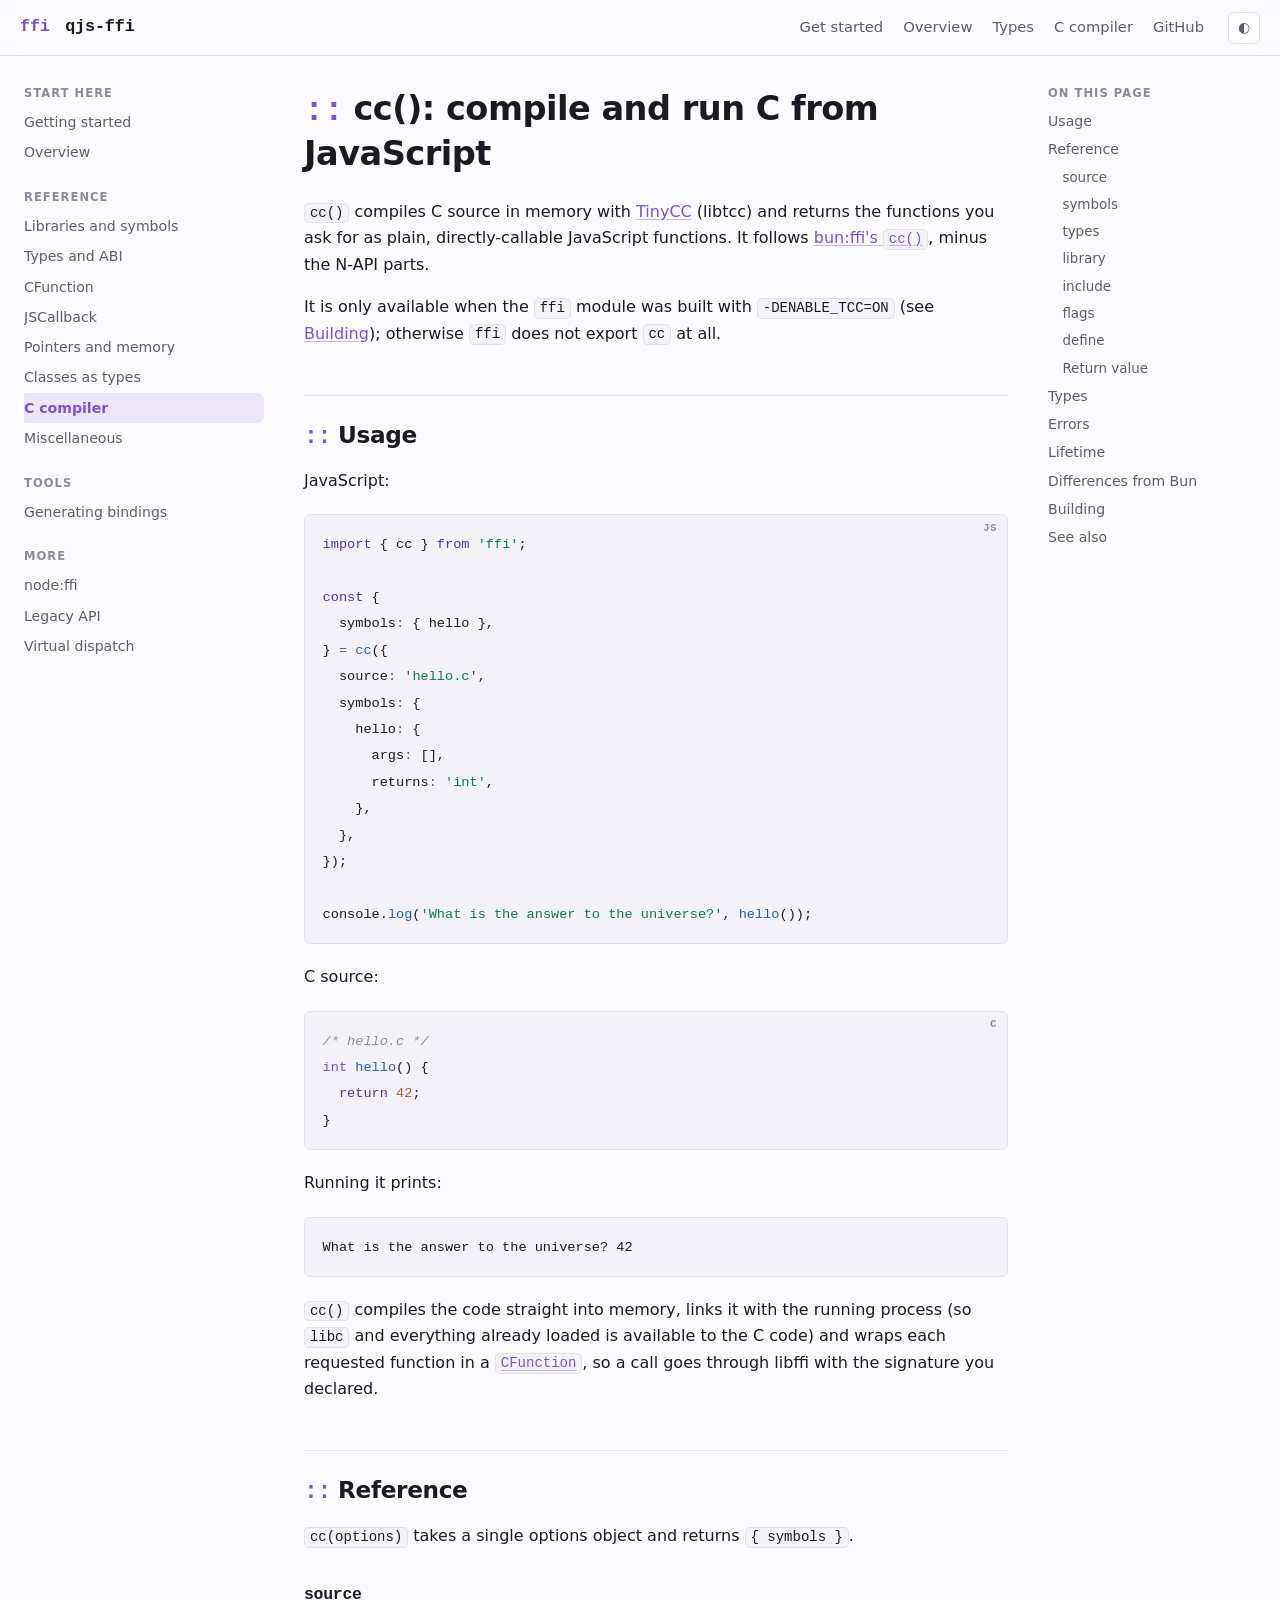
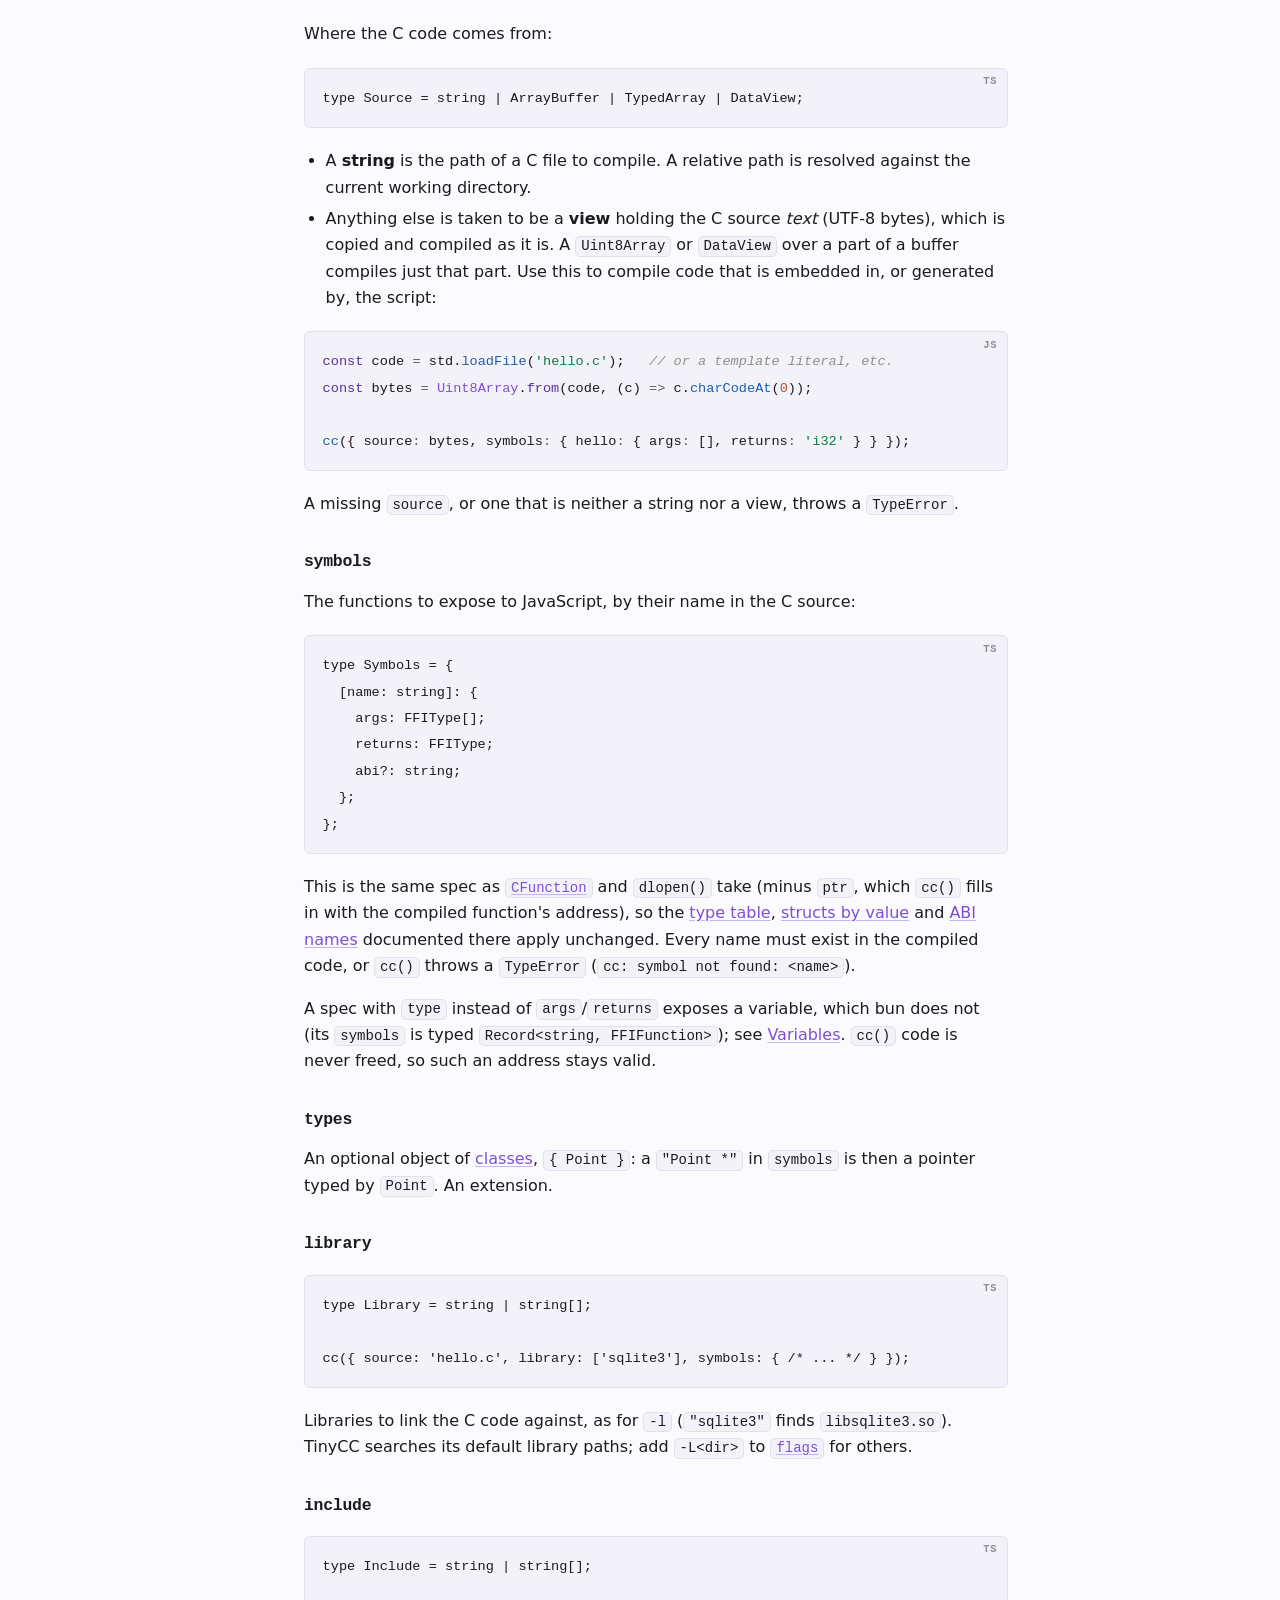
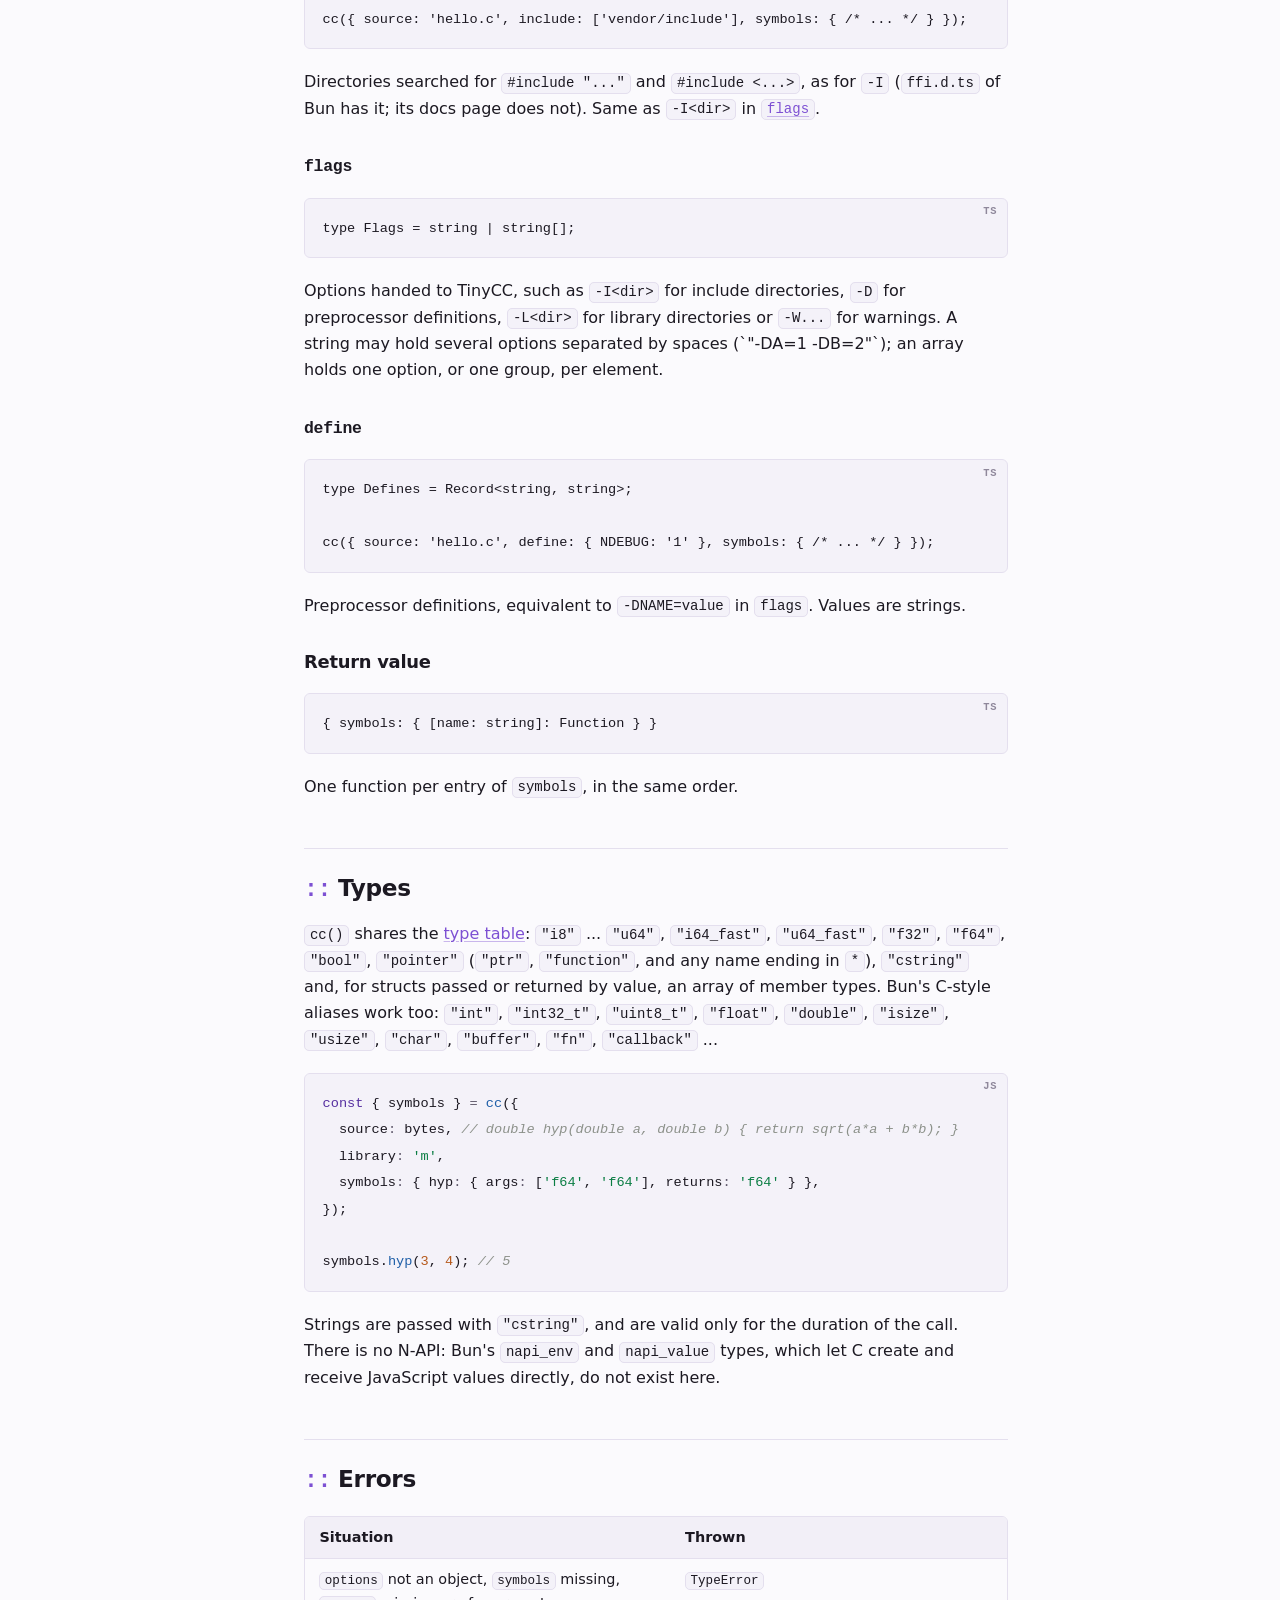
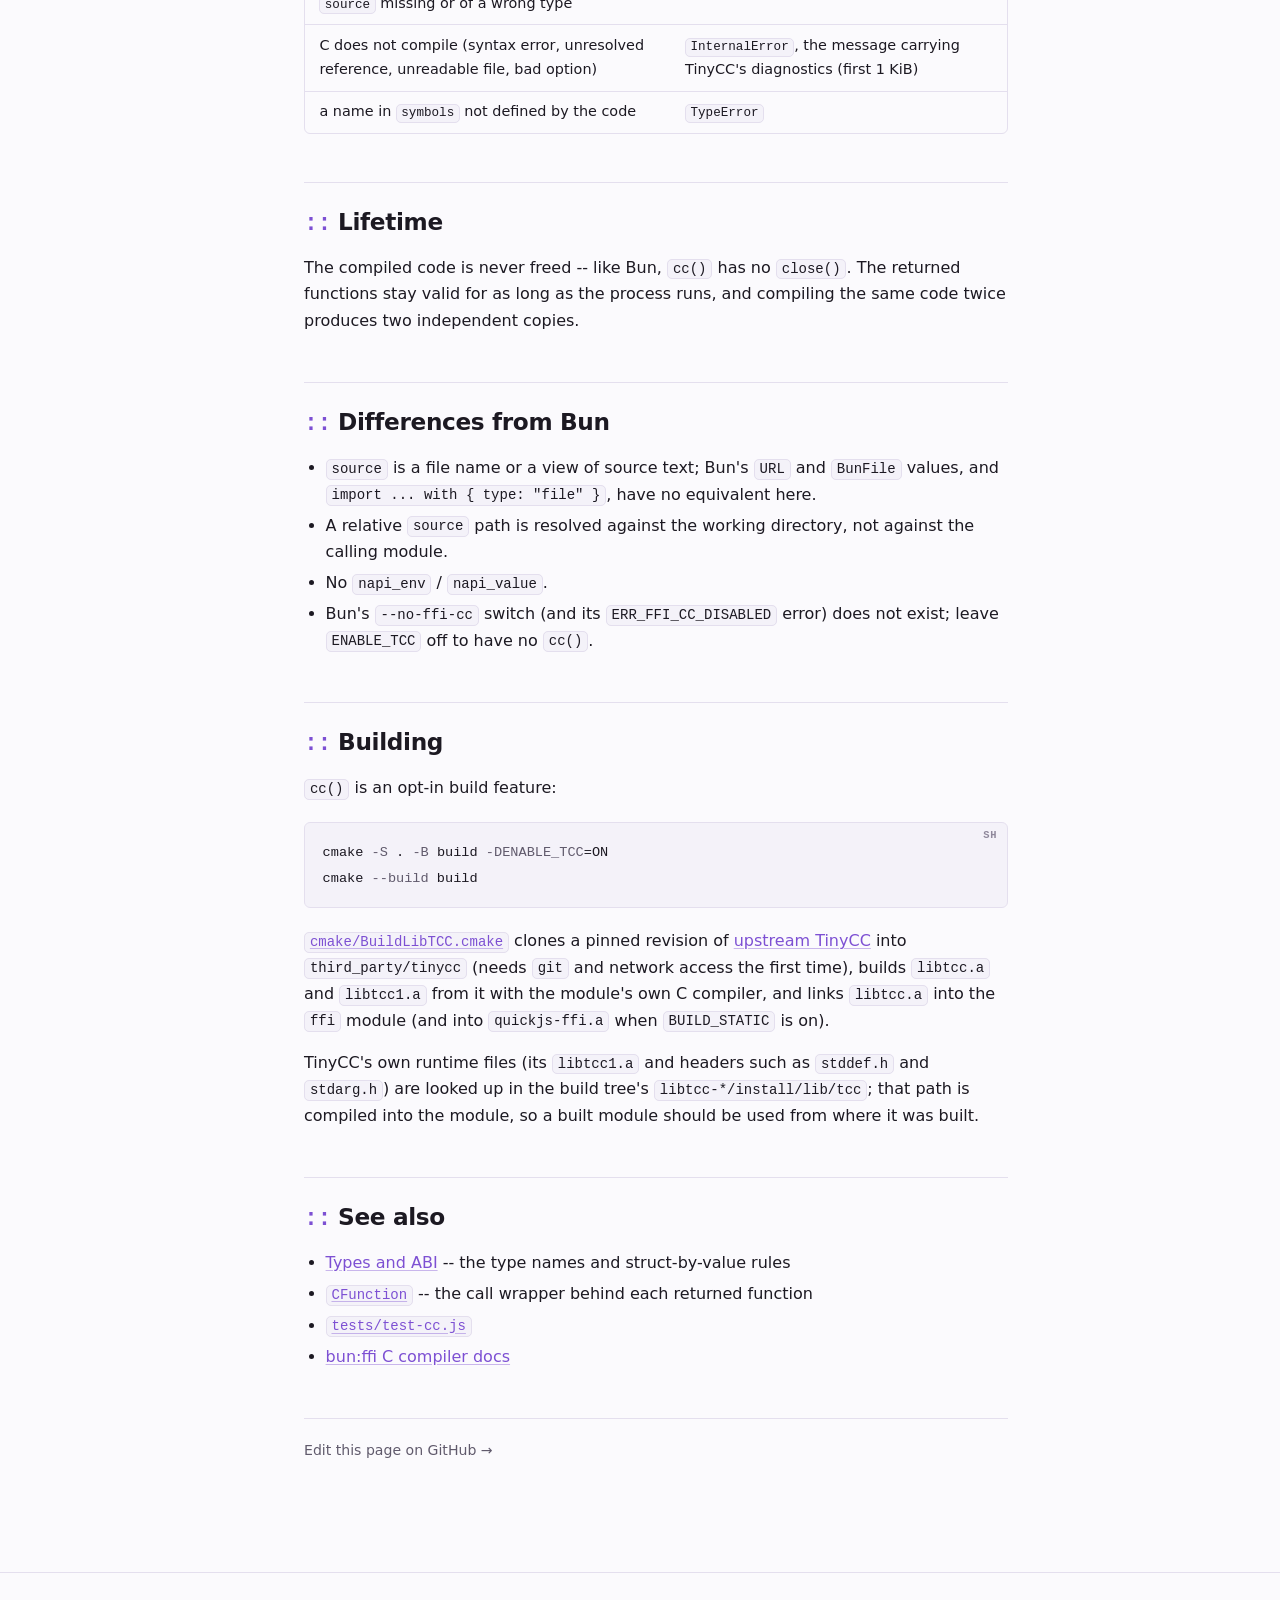
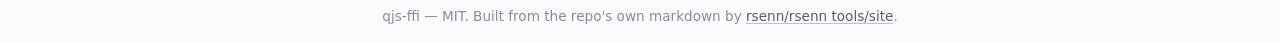
<file: docs/c-compiler.html>
<!doctype html>
<html lang="en">
<head>
<meta charset="utf-8">
<meta name="viewport" content="width=device-width, initial-scale=1">
<title>cc(): compile and run C from JavaScript — qjs-ffi</title>
<meta name="description" content="qjs-ffi — Call any C library from QuickJS. libffi and dlopen as a loadable QuickJS module: define C prototypes, call functions, pass callbacks, use ArrayBuffer classes as struct types, plus ready-made bindings for cairo, SDL2, freetype, libcurl and more.">
<link rel="stylesheet" href="../assets/base.css">
<link rel="stylesheet" href="../assets/theme.css">
<link rel="icon" href="../assets/favicon.svg" type="image/svg+xml">
<script>try{var t=localStorage.getItem('theme');if(t)document.documentElement.dataset.theme=t}catch(e){}</script>
</head>
<body class="has-sidebar" data-site="qjs-ffi" data-root="../">
<header class="topbar">
  <a class="brand" href="../index.html"><span class="mark">ffi</span> <span class="brand-name">qjs-ffi</span></a>
  <nav class="topnav">
    <a href="../getting-started.html">Get started</a>
    <a href="../docs/ffi.html">Overview</a>
    <a href="../docs/types.html">Types</a>
    <a href="../docs/c-compiler.html">C compiler</a>
    <a href="https://github.com/rsenn/qjs-ffi" target="_blank" rel="noopener">GitHub</a>
  </nav>
  <button class="themetoggle" type="button" aria-label="Toggle colour scheme">◐</button>
</header>
<div class="layout">
<aside class="sidebar"><div class="navgroup"><h3>Start here</h3><ul><li><a href="../getting-started.html">Getting started</a></li><li><a href="ffi.html">Overview</a></li></ul></div><div class="navgroup"><h3>Reference</h3><ul><li><a href="dlopen.html">Libraries and symbols</a></li><li><a href="types.html">Types and ABI</a></li><li><a href="c-function.html">CFunction</a></li><li><a href="js-callback.html">JSCallback</a></li><li><a href="pointers.html">Pointers and memory</a></li><li><a href="struct.html">Classes as types</a></li><li><a href="c-compiler.html" class="here">C compiler</a></li><li><a href="misc.html">Miscellaneous</a></li></ul></div><div class="navgroup"><h3>Tools</h3><ul><li><a href="gen-bindings.html">Generating bindings</a></li></ul></div><div class="navgroup"><h3>More</h3><ul><li><a href="node-ffi.html">node:ffi</a></li><li><a href="legacy.html">Legacy API</a></li><li><a href="internals/cxx-virtual-dispatch.html">Virtual dispatch</a></li></ul></div></aside>
<main class="doc">
<article><h1 id="cc-compile-and-run-c-from-javascript"><a class="anchor" href="#cc-compile-and-run-c-from-javascript" aria-hidden="true">#</a>cc(): compile and run C from JavaScript</h1>
<p><code>cc()</code> compiles C source in memory with <a href="https://bellard.org/tcc/" target="_blank" rel="noopener">TinyCC</a>
(libtcc) and returns the functions you ask for as plain, directly-callable
JavaScript functions. It follows <a href="https://bun.com/docs/runtime/c-compiler" target="_blank" rel="noopener">bun:ffi's
<code>cc()</code></a>, minus the N-API parts.</p>
<p>It is only available when the <code>ffi</code> module was built with <code>-DENABLE_TCC=ON</code>
(see <a href="#building">Building</a>); otherwise <code>ffi</code> does not export <code>cc</code> at all.</p>
<h2 id="usage"><a class="anchor" href="#usage" aria-hidden="true">#</a>Usage</h2>
<p>JavaScript:</p>
<div class="codeblock" data-lang="js"><pre><code class="language-js"><span class="t-kw">import</span> { <span class="t-id">cc</span> } <span class="t-kw">from</span> <span class="t-str">'ffi'</span>;

<span class="t-kw">const</span> {
  <span class="t-id">symbols</span><span class="t-op">:</span> { <span class="t-id">hello</span> },
} <span class="t-op">=</span> <span class="t-fn">cc</span>({
  <span class="t-id">source</span><span class="t-op">:</span> <span class="t-str">'hello.c'</span>,
  <span class="t-id">symbols</span><span class="t-op">:</span> {
    <span class="t-id">hello</span><span class="t-op">:</span> {
      <span class="t-id">args</span><span class="t-op">:</span> [],
      <span class="t-id">returns</span><span class="t-op">:</span> <span class="t-str">'int'</span>,
    },
  },
});

<span class="t-id">console</span>.<span class="t-fn">log</span>(<span class="t-str">'What is the answer to the universe?'</span>, <span class="t-fn">hello</span>());</code></pre></div>
<p>C source:</p>
<div class="codeblock" data-lang="c"><pre><code class="language-c"><span class="t-cm">/* hello.c */</span>
<span class="t-type">int</span> <span class="t-fn">hello</span>() {
  <span class="t-kw">return</span> <span class="t-num">42</span>;
}</code></pre></div>
<p>Running it prints:</p>
<div class="codeblock"><pre><code>What is the answer to the universe? 42</code></pre></div>
<p><code>cc()</code> compiles the code straight into memory, links it with the running
process (so <code>libc</code> and everything already loaded is available to the C code)
and wraps each requested function in a <a href="c-function.html"><code>CFunction</code></a>, so a
call goes through libffi with the signature you declared.</p>
<h2 id="reference"><a class="anchor" href="#reference" aria-hidden="true">#</a>Reference</h2>
<p><code>cc(options)</code> takes a single options object and returns <code>{ symbols }</code>.</p>
<h3 id="source"><a class="anchor" href="#source" aria-hidden="true">#</a><code>source</code></h3>
<p>Where the C code comes from:</p>
<div class="codeblock" data-lang="ts"><pre><code class="language-ts">type Source = string | ArrayBuffer | TypedArray | DataView;</code></pre></div>
<ul>
<li>A <strong>string</strong> is the path of a C file to compile. A relative path is
resolved against the current working directory.</li>
<li>Anything else is taken to be a <strong>view</strong> holding the C source <em>text</em> (UTF-8
bytes), which is copied and compiled as it is. A <code>Uint8Array</code> or
<code>DataView</code> over a part of a buffer compiles just that part. Use this to
compile code that is embedded in, or generated by, the script:</li>
</ul>
<div class="codeblock" data-lang="js"><pre><code class="language-js"><span class="t-kw">const</span> <span class="t-id">code</span> <span class="t-op">=</span> <span class="t-id">std</span>.<span class="t-fn">loadFile</span>(<span class="t-str">'hello.c'</span>);   <span class="t-cm">// or a template literal, etc.</span>
<span class="t-kw">const</span> <span class="t-id">bytes</span> <span class="t-op">=</span> <span class="t-type">Uint8Array</span>.<span class="t-kw">from</span>(<span class="t-id">code</span>, (<span class="t-id">c</span>) <span class="t-op">=&gt;</span> <span class="t-id">c</span>.<span class="t-fn">charCodeAt</span>(<span class="t-num">0</span>));

<span class="t-fn">cc</span>({ <span class="t-id">source</span><span class="t-op">:</span> <span class="t-id">bytes</span>, <span class="t-id">symbols</span><span class="t-op">:</span> { <span class="t-id">hello</span><span class="t-op">:</span> { <span class="t-id">args</span><span class="t-op">:</span> [], <span class="t-id">returns</span><span class="t-op">:</span> <span class="t-str">'i32'</span> } } });</code></pre></div>
<p>A missing <code>source</code>, or one that is neither a string nor a view, throws a
<code>TypeError</code>.</p>
<h3 id="symbols"><a class="anchor" href="#symbols" aria-hidden="true">#</a><code>symbols</code></h3>
<p>The functions to expose to JavaScript, by their name in the C source:</p>
<div class="codeblock" data-lang="ts"><pre><code class="language-ts">type Symbols = {
  [name: string]: {
    args: FFIType[];
    returns: FFIType;
    abi?: string;
  };
};</code></pre></div>
<p>This is the same spec as <a href="c-function.html"><code>CFunction</code></a> and <code>dlopen()</code> take
(minus <code>ptr</code>, which <code>cc()</code> fills in with the compiled function's address), so
the <a href="types.html">type table</a>, <a href="types.html#structs-by-value">structs by
value</a> and <a href="types.html#abi">ABI names</a>
documented there apply unchanged. Every name must exist in the compiled code,
or <code>cc()</code> throws a <code>TypeError</code> (<code>cc: symbol not found: &lt;name&gt;</code>).</p>
<p>A spec with <code>type</code> instead of <code>args</code>/<code>returns</code> exposes a variable, which bun
does not (its <code>symbols</code> is typed <code>Record&lt;string, FFIFunction&gt;</code>); see
<a href="dlopen.html#variables">Variables</a>. <code>cc()</code> code is never freed, so such an
address stays valid.</p>
<h3 id="types"><a class="anchor" href="#types" aria-hidden="true">#</a><code>types</code></h3>
<p>An optional object of <a href="struct.html#naming-a-class-types">classes</a>, <code>{ Point }</code>:
a <code>"Point *"</code> in <code>symbols</code> is then a pointer typed by <code>Point</code>. An extension.</p>
<h3 id="library"><a class="anchor" href="#library" aria-hidden="true">#</a><code>library</code></h3>
<div class="codeblock" data-lang="ts"><pre><code class="language-ts">type Library = string | string[];

cc({ source: 'hello.c', library: ['sqlite3'], symbols: { /* ... */ } });</code></pre></div>
<p>Libraries to link the C code against, as for <code>-l</code> (<code>"sqlite3"</code> finds
<code>libsqlite3.so</code>). TinyCC searches its default library paths; add <code>-L&lt;dir&gt;</code> to
<a href="#flags"><code>flags</code></a> for others.</p>
<h3 id="include"><a class="anchor" href="#include" aria-hidden="true">#</a><code>include</code></h3>
<div class="codeblock" data-lang="ts"><pre><code class="language-ts">type Include = string | string[];

cc({ source: 'hello.c', include: ['vendor/include'], symbols: { /* ... */ } });</code></pre></div>
<p>Directories searched for <code>#include "..."</code> and <code>#include &lt;...&gt;</code>, as for <code>-I</code>
(<code>ffi.d.ts</code> of Bun has it; its docs page does not). Same as <code>-I&lt;dir&gt;</code> in
<a href="#flags"><code>flags</code></a>.</p>
<h3 id="flags"><a class="anchor" href="#flags" aria-hidden="true">#</a><code>flags</code></h3>
<div class="codeblock" data-lang="ts"><pre><code class="language-ts">type Flags = string | string[];</code></pre></div>
<p>Options handed to TinyCC, such as <code>-I&lt;dir&gt;</code> for include directories, <code>-D</code> for
preprocessor definitions, <code>-L&lt;dir&gt;</code> for library directories or <code>-W...</code> for
warnings. A string may hold several options separated by spaces (`"-DA=1
-DB=2"`); an array holds one option, or one group, per element.</p>
<h3 id="define"><a class="anchor" href="#define" aria-hidden="true">#</a><code>define</code></h3>
<div class="codeblock" data-lang="ts"><pre><code class="language-ts">type Defines = Record&lt;string, string&gt;;

cc({ source: 'hello.c', define: { NDEBUG: '1' }, symbols: { /* ... */ } });</code></pre></div>
<p>Preprocessor definitions, equivalent to <code>-DNAME=value</code> in <code>flags</code>. Values
are strings.</p>
<h3 id="return-value"><a class="anchor" href="#return-value" aria-hidden="true">#</a>Return value</h3>
<div class="codeblock" data-lang="ts"><pre><code class="language-ts">{ symbols: { [name: string]: Function } }</code></pre></div>
<p>One function per entry of <code>symbols</code>, in the same order.</p>
<h2 id="types-1"><a class="anchor" href="#types-1" aria-hidden="true">#</a>Types</h2>
<p><code>cc()</code> shares the <a href="types.html">type table</a>: <code>"i8"</code> ...
<code>"u64"</code>, <code>"i64_fast"</code>, <code>"u64_fast"</code>, <code>"f32"</code>, <code>"f64"</code>, <code>"bool"</code>, <code>"pointer"</code>
(<code>"ptr"</code>, <code>"function"</code>, and any name ending in <code>*</code>), <code>"cstring"</code> and, for
structs passed or returned by value, an array of member types. Bun's C-style
aliases work too: <code>"int"</code>, <code>"int32_t"</code>, <code>"uint8_t"</code>, <code>"float"</code>, <code>"double"</code>,
<code>"isize"</code>, <code>"usize"</code>, <code>"char"</code>, <code>"buffer"</code>, <code>"fn"</code>, <code>"callback"</code> ...</p>
<div class="codeblock" data-lang="js"><pre><code class="language-js"><span class="t-kw">const</span> { <span class="t-id">symbols</span> } <span class="t-op">=</span> <span class="t-fn">cc</span>({
  <span class="t-id">source</span><span class="t-op">:</span> <span class="t-id">bytes</span>, <span class="t-cm">// double hyp(double a, double b) { return sqrt(a*a + b*b); }</span>
  <span class="t-id">library</span><span class="t-op">:</span> <span class="t-str">'m'</span>,
  <span class="t-id">symbols</span><span class="t-op">:</span> { <span class="t-id">hyp</span><span class="t-op">:</span> { <span class="t-id">args</span><span class="t-op">:</span> [<span class="t-str">'f64'</span>, <span class="t-str">'f64'</span>], <span class="t-id">returns</span><span class="t-op">:</span> <span class="t-str">'f64'</span> } },
});

<span class="t-id">symbols</span>.<span class="t-fn">hyp</span>(<span class="t-num">3</span>, <span class="t-num">4</span>); <span class="t-cm">// 5</span></code></pre></div>
<p>Strings are passed with <code>"cstring"</code>, and are valid only for the duration of the
call. There is no N-API: Bun's <code>napi_env</code> and <code>napi_value</code> types, which let C
create and receive JavaScript values directly, do not exist here.</p>
<h2 id="errors"><a class="anchor" href="#errors" aria-hidden="true">#</a>Errors</h2>
<div class="tablewrap"><table><thead><tr><th>Situation</th><th>Thrown</th></tr></thead><tbody><tr><td><code>options</code> not an object, <code>symbols</code> missing, <code>source</code> missing or of a wrong type</td><td><code>TypeError</code></td></tr><tr><td>C does not compile (syntax error, unresolved reference, unreadable file, bad option)</td><td><code>InternalError</code>, the message carrying TinyCC's diagnostics (first 1 KiB)</td></tr><tr><td>a name in <code>symbols</code> not defined by the code</td><td><code>TypeError</code></td></tr></tbody></table></div>
<h2 id="lifetime"><a class="anchor" href="#lifetime" aria-hidden="true">#</a>Lifetime</h2>
<p>The compiled code is never freed -- like Bun, <code>cc()</code> has no <code>close()</code>. The
returned functions stay valid for as long as the process runs, and compiling
the same code twice produces two independent copies.</p>
<h2 id="differences-from-bun"><a class="anchor" href="#differences-from-bun" aria-hidden="true">#</a>Differences from Bun</h2>
<ul>
<li><code>source</code> is a file name or a view of source text; Bun's <code>URL</code> and <code>BunFile</code>
values, and <code>import ... with { type: "file" }</code>, have no equivalent here.</li>
<li>A relative <code>source</code> path is resolved against the working directory, not
against the calling module.</li>
<li>No <code>napi_env</code> / <code>napi_value</code>.</li>
<li>Bun's <code>--no-ffi-cc</code> switch (and its <code>ERR_FFI_CC_DISABLED</code> error) does not
exist; leave <code>ENABLE_TCC</code> off to have no <code>cc()</code>.</li>
</ul>
<h2 id="building"><a class="anchor" href="#building" aria-hidden="true">#</a>Building</h2>
<p><code>cc()</code> is an opt-in build feature:</p>
<div class="codeblock" data-lang="sh"><pre><code class="language-sh"><span class="t-id">cmake</span> <span class="t-op">-S</span> . <span class="t-op">-B</span> <span class="t-id">build</span> <span class="t-op">-DENABLE_TCC</span>=<span class="t-id">ON</span>
<span class="t-id">cmake</span> <span class="t-op">--build</span> <span class="t-id">build</span></code></pre></div>
<p><a href="https://github.com/rsenn/qjs-ffi/blob/main/cmake/BuildLibTCC.cmake" target="_blank" rel="noopener"><code>cmake/BuildLibTCC.cmake</code></a> clones a pinned
revision of <a href="https://github.com/TinyCC/tinycc" target="_blank" rel="noopener">upstream TinyCC</a> into
<code>third_party/tinycc</code> (needs <code>git</code> and network access the first time), builds
<code>libtcc.a</code> and <code>libtcc1.a</code> from it with the module's own C compiler, and links
<code>libtcc.a</code> into the <code>ffi</code> module (and into <code>quickjs-ffi.a</code> when
<code>BUILD_STATIC</code> is on).</p>
<p>TinyCC's own runtime files (its <code>libtcc1.a</code> and headers such as <code>stddef.h</code> and
<code>stdarg.h</code>) are looked up in the build tree's <code>libtcc-*/install/lib/tcc</code>; that
path is compiled into the module, so a built module should be used from where
it was built.</p>
<h2 id="see-also"><a class="anchor" href="#see-also" aria-hidden="true">#</a>See also</h2>
<ul>
<li><a href="types.html">Types and ABI</a> -- the type names and struct-by-value rules</li>
<li><a href="c-function.html"><code>CFunction</code></a> -- the call wrapper behind each returned function</li>
<li><a href="https://github.com/rsenn/qjs-ffi/blob/main/tests/test-cc.js" target="_blank" rel="noopener"><code>tests/test-cc.js</code></a></li>
<li><a href="https://bun.com/docs/runtime/c-compiler" target="_blank" rel="noopener">bun:ffi C compiler docs</a></li>
</ul></article>
<p class="editlink"><a href="https://github.com/rsenn/qjs-ffi/blob/main/doc/c-compiler.md">Edit this page on GitHub →</a></p>
</main>
<nav class="toc"><h3>On this page</h3><ul><li class="lvl2"><a href="#usage">Usage</a></li><li class="lvl2"><a href="#reference">Reference</a></li><li class="lvl3"><a href="#source">source</a></li><li class="lvl3"><a href="#symbols">symbols</a></li><li class="lvl3"><a href="#types">types</a></li><li class="lvl3"><a href="#library">library</a></li><li class="lvl3"><a href="#include">include</a></li><li class="lvl3"><a href="#flags">flags</a></li><li class="lvl3"><a href="#define">define</a></li><li class="lvl3"><a href="#return-value">Return value</a></li><li class="lvl2"><a href="#types-1">Types</a></li><li class="lvl2"><a href="#errors">Errors</a></li><li class="lvl2"><a href="#lifetime">Lifetime</a></li><li class="lvl2"><a href="#differences-from-bun">Differences from Bun</a></li><li class="lvl2"><a href="#building">Building</a></li><li class="lvl2"><a href="#see-also">See also</a></li></ul></nav>
</div>
<footer class="sitefoot">
  <p>qjs-ffi — MIT. Built from the repo's own markdown by
     <a href="https://github.com/rsenn/rsenn/tree/main/tools/site">rsenn/rsenn tools/site</a>.</p>
</footer>
<script>
document.querySelector('.themetoggle').addEventListener('click', function () {
  var d = document.documentElement;
  var dark = d.dataset.theme ? d.dataset.theme === 'dark'
    : matchMedia('(prefers-color-scheme: dark)').matches;
  d.dataset.theme = dark ? 'light' : 'dark';
  try { localStorage.setItem('theme', d.dataset.theme); } catch (e) {}
});
</script>
</body>
</html>
</file>
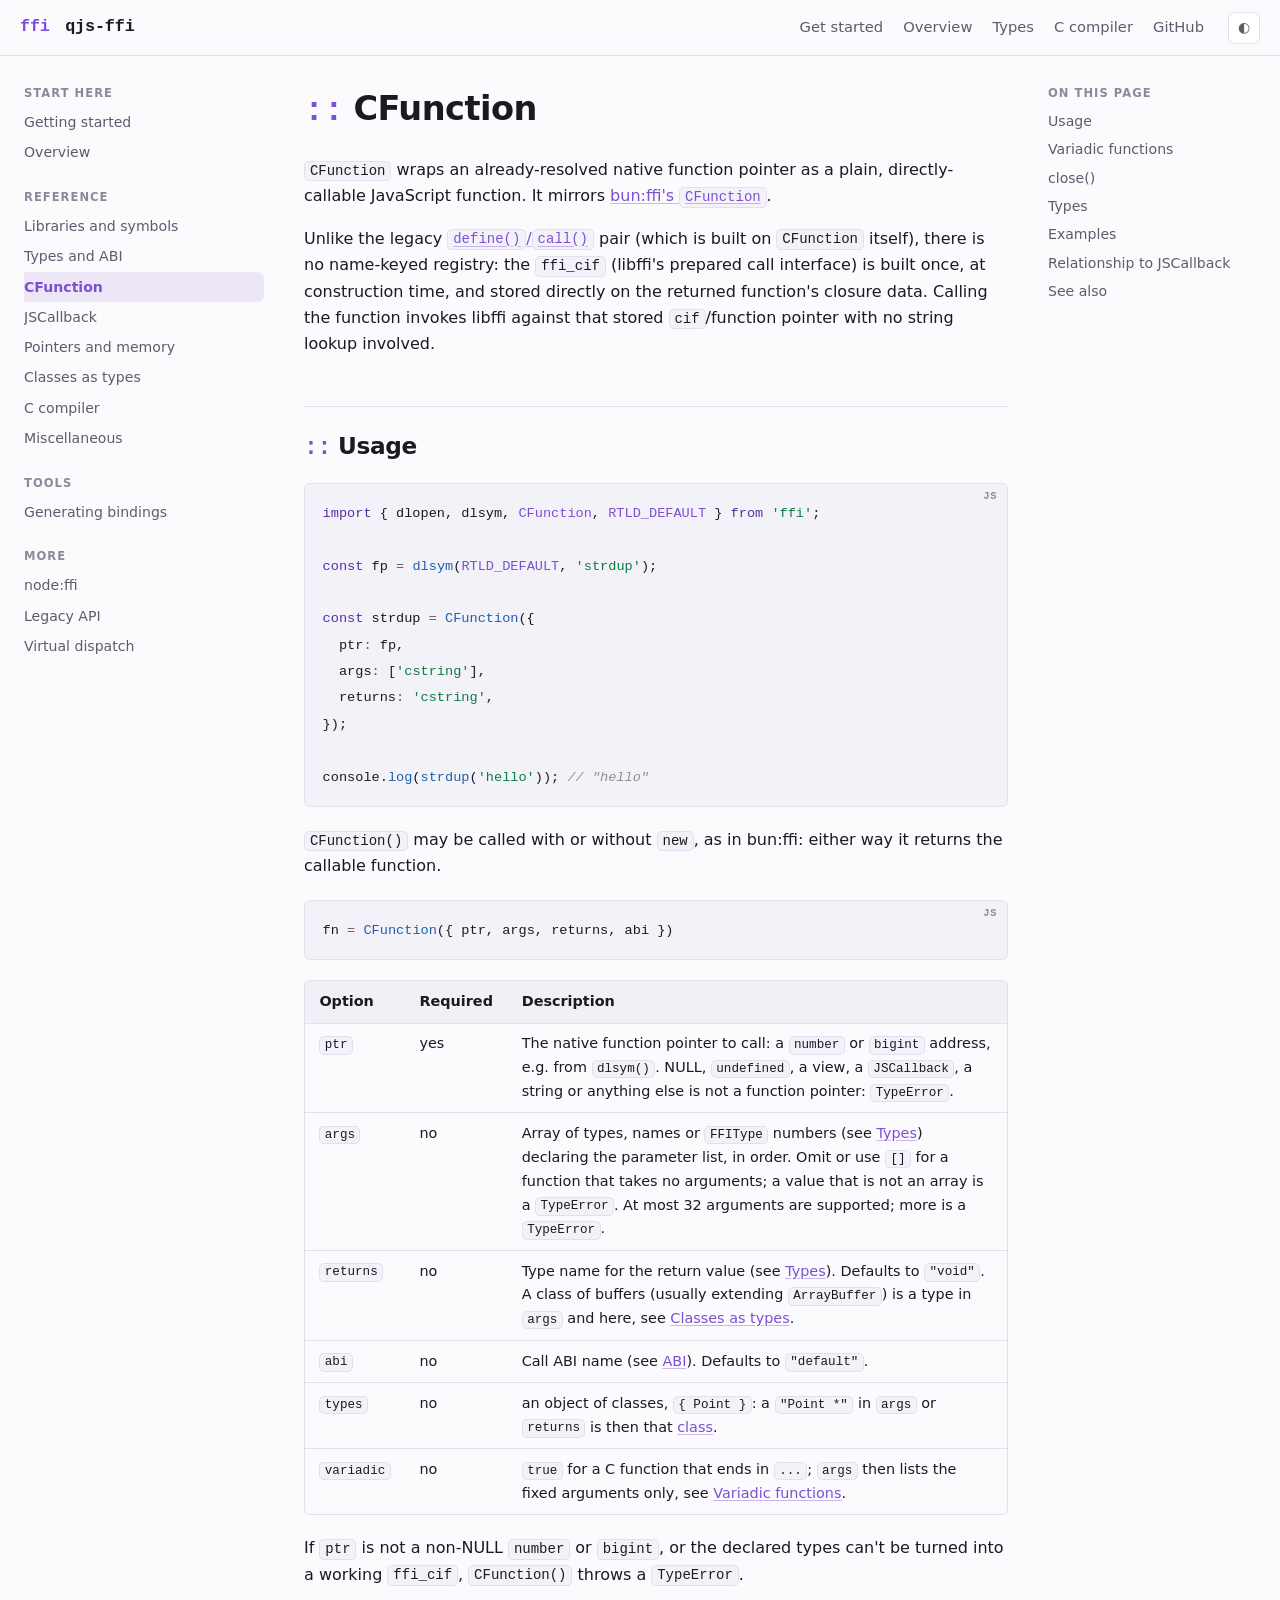
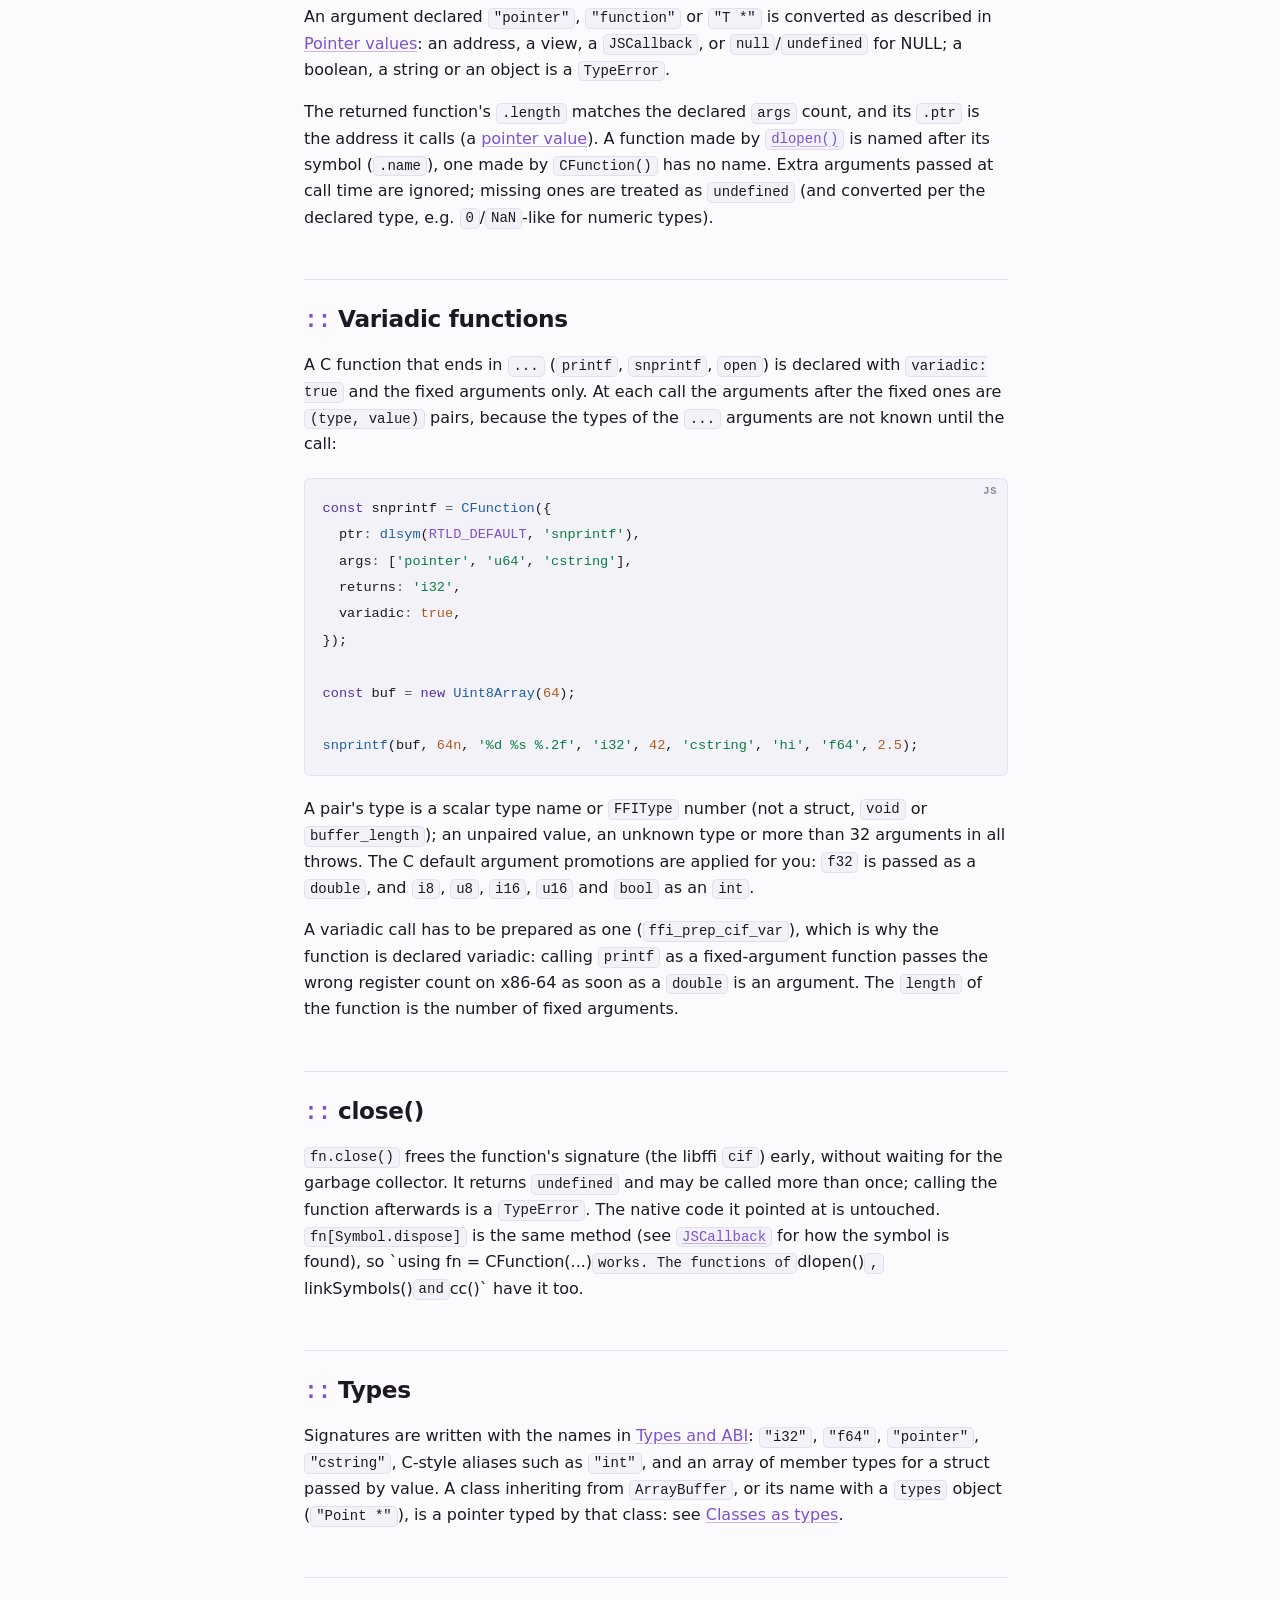
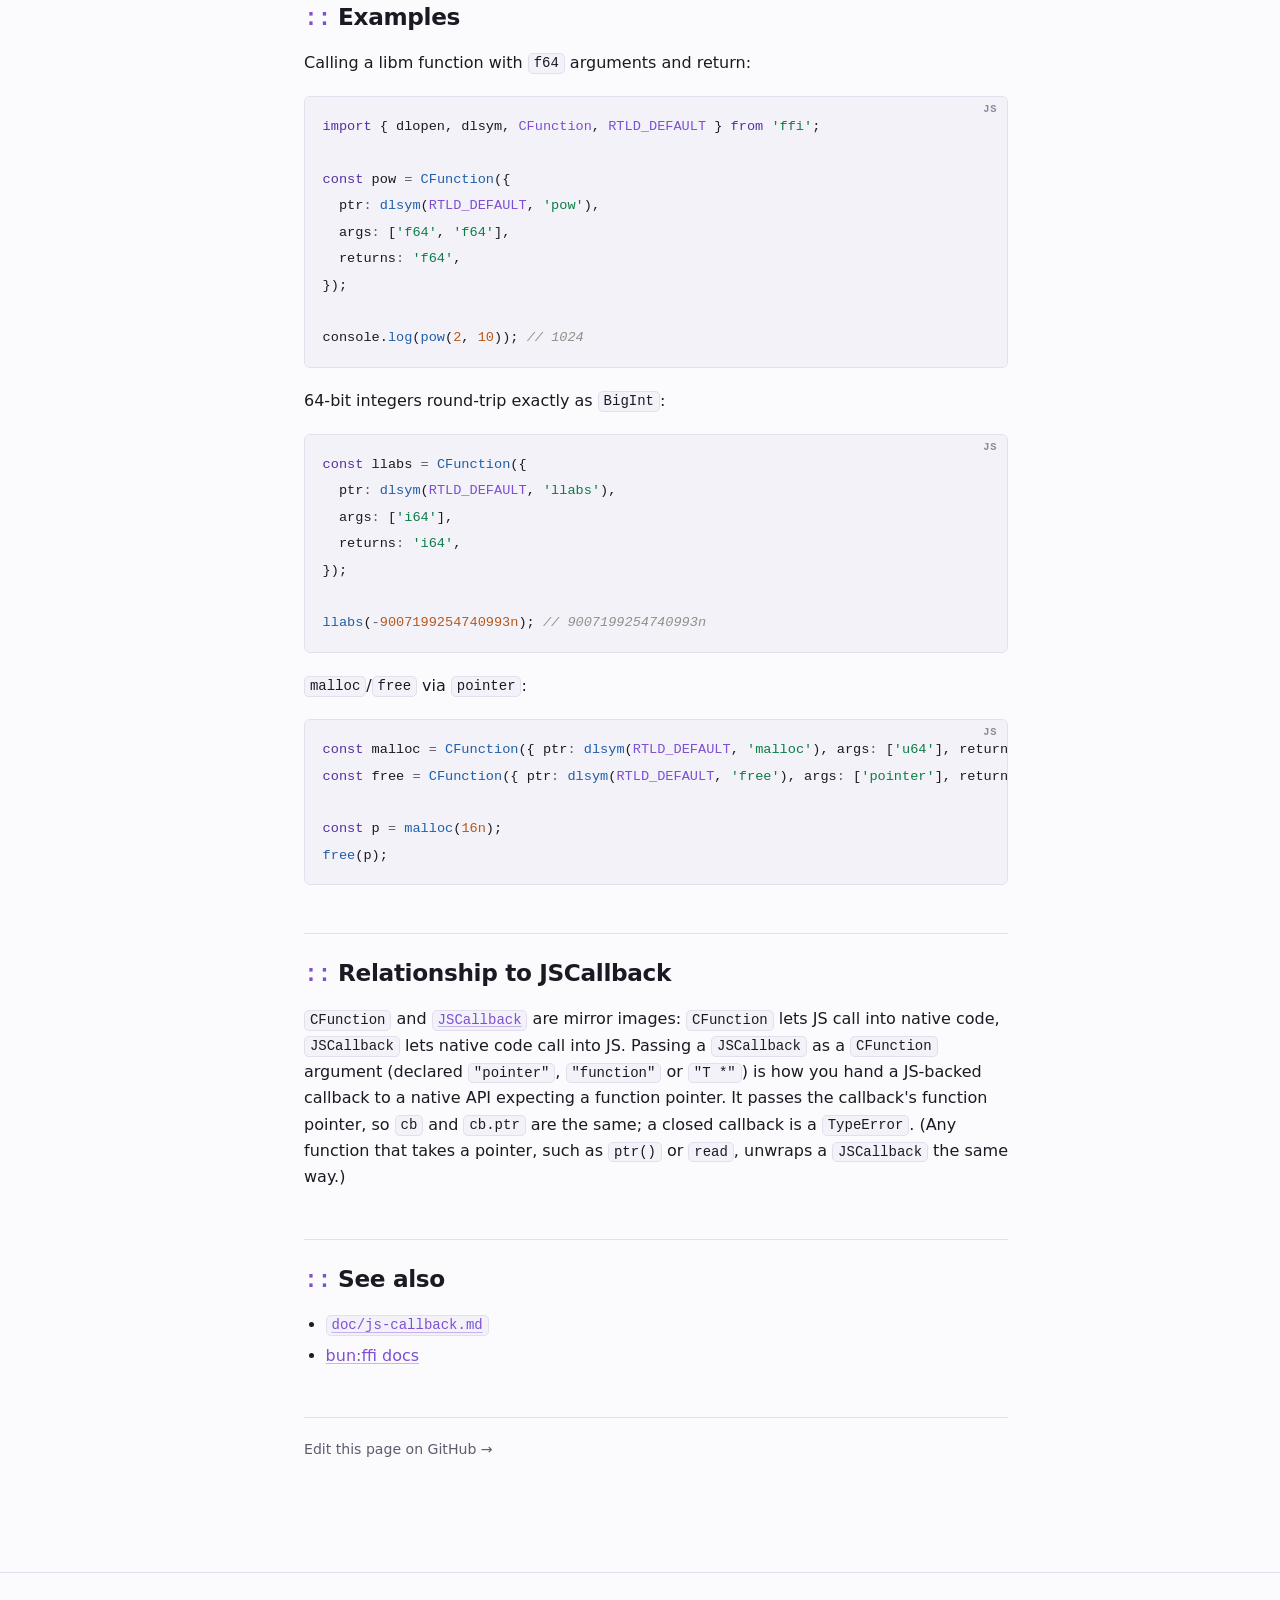
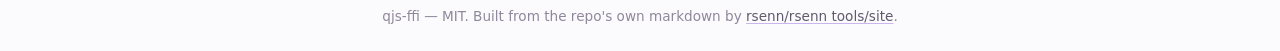
<file: docs/c-function.html>
<!doctype html>
<html lang="en">
<head>
<meta charset="utf-8">
<meta name="viewport" content="width=device-width, initial-scale=1">
<title>CFunction — qjs-ffi</title>
<meta name="description" content="qjs-ffi — Call any C library from QuickJS. libffi and dlopen as a loadable QuickJS module: define C prototypes, call functions, pass callbacks, use ArrayBuffer classes as struct types, plus ready-made bindings for cairo, SDL2, freetype, libcurl and more.">
<link rel="stylesheet" href="../assets/base.css">
<link rel="stylesheet" href="../assets/theme.css">
<link rel="icon" href="../assets/favicon.svg" type="image/svg+xml">
<script>try{var t=localStorage.getItem('theme');if(t)document.documentElement.dataset.theme=t}catch(e){}</script>
</head>
<body class="has-sidebar" data-site="qjs-ffi" data-root="../">
<header class="topbar">
  <a class="brand" href="../index.html"><span class="mark">ffi</span> <span class="brand-name">qjs-ffi</span></a>
  <nav class="topnav">
    <a href="../getting-started.html">Get started</a>
    <a href="../docs/ffi.html">Overview</a>
    <a href="../docs/types.html">Types</a>
    <a href="../docs/c-compiler.html">C compiler</a>
    <a href="https://github.com/rsenn/qjs-ffi" target="_blank" rel="noopener">GitHub</a>
  </nav>
  <button class="themetoggle" type="button" aria-label="Toggle colour scheme">◐</button>
</header>
<div class="layout">
<aside class="sidebar"><div class="navgroup"><h3>Start here</h3><ul><li><a href="../getting-started.html">Getting started</a></li><li><a href="ffi.html">Overview</a></li></ul></div><div class="navgroup"><h3>Reference</h3><ul><li><a href="dlopen.html">Libraries and symbols</a></li><li><a href="types.html">Types and ABI</a></li><li><a href="c-function.html" class="here">CFunction</a></li><li><a href="js-callback.html">JSCallback</a></li><li><a href="pointers.html">Pointers and memory</a></li><li><a href="struct.html">Classes as types</a></li><li><a href="c-compiler.html">C compiler</a></li><li><a href="misc.html">Miscellaneous</a></li></ul></div><div class="navgroup"><h3>Tools</h3><ul><li><a href="gen-bindings.html">Generating bindings</a></li></ul></div><div class="navgroup"><h3>More</h3><ul><li><a href="node-ffi.html">node:ffi</a></li><li><a href="legacy.html">Legacy API</a></li><li><a href="internals/cxx-virtual-dispatch.html">Virtual dispatch</a></li></ul></div></aside>
<main class="doc">
<article><h1 id="cfunction"><a class="anchor" href="#cfunction" aria-hidden="true">#</a>CFunction</h1>
<p><code>CFunction</code> wraps an already-resolved native function pointer as a plain,
directly-callable JavaScript function. It mirrors <a href="https://bun.com/docs/runtime/ffi#cfunction" target="_blank" rel="noopener">bun:ffi's
<code>CFunction</code></a>.</p>
<p>Unlike the legacy <a href="legacy.html"><code>define()</code>/<code>call()</code></a>
pair (which is built on <code>CFunction</code> itself), there is no name-keyed registry: the <code>ffi_cif</code> (libffi's prepared call
interface) is built once, at construction time, and stored directly on the
returned function's closure data. Calling the function invokes libffi
against that stored <code>cif</code>/function pointer with no string lookup involved.</p>
<h2 id="usage"><a class="anchor" href="#usage" aria-hidden="true">#</a>Usage</h2>
<div class="codeblock" data-lang="js"><pre><code class="language-js"><span class="t-kw">import</span> { <span class="t-id">dlopen</span>, <span class="t-id">dlsym</span>, <span class="t-type">CFunction</span>, <span class="t-type">RTLD_DEFAULT</span> } <span class="t-kw">from</span> <span class="t-str">'ffi'</span>;

<span class="t-kw">const</span> <span class="t-id">fp</span> <span class="t-op">=</span> <span class="t-fn">dlsym</span>(<span class="t-type">RTLD_DEFAULT</span>, <span class="t-str">'strdup'</span>);

<span class="t-kw">const</span> <span class="t-id">strdup</span> <span class="t-op">=</span> <span class="t-fn">CFunction</span>({
  <span class="t-id">ptr</span><span class="t-op">:</span> <span class="t-id">fp</span>,
  <span class="t-id">args</span><span class="t-op">:</span> [<span class="t-str">'cstring'</span>],
  <span class="t-id">returns</span><span class="t-op">:</span> <span class="t-str">'cstring'</span>,
});

<span class="t-id">console</span>.<span class="t-fn">log</span>(<span class="t-fn">strdup</span>(<span class="t-str">'hello'</span>)); <span class="t-cm">// "hello"</span></code></pre></div>
<p><code>CFunction()</code> may be called with or without <code>new</code>, as in bun:ffi: either way it
returns the callable function.</p>
<div class="codeblock" data-lang="js"><pre><code class="language-js"><span class="t-id">fn</span> <span class="t-op">=</span> <span class="t-fn">CFunction</span>({ <span class="t-id">ptr</span>, <span class="t-id">args</span>, <span class="t-id">returns</span>, <span class="t-id">abi</span> })</code></pre></div>
<div class="tablewrap"><table><thead><tr><th>Option</th><th>Required</th><th>Description</th></tr></thead><tbody><tr><td><code>ptr</code></td><td>yes</td><td>The native function pointer to call: a <code>number</code> or <code>bigint</code> address, e.g. from <code>dlsym()</code>. NULL, <code>undefined</code>, a view, a <code>JSCallback</code>, a string or anything else is not a function pointer: <code>TypeError</code>.</td></tr><tr><td><code>args</code></td><td>no</td><td>Array of types, names or <code>FFIType</code> numbers (see <a href="#types">Types</a>) declaring the parameter list, in order. Omit or use <code>[]</code> for a function that takes no arguments; a value that is not an array is a <code>TypeError</code>. At most 32 arguments are supported; more is a <code>TypeError</code>.</td></tr><tr><td><code>returns</code></td><td>no</td><td>Type name for the return value (see <a href="#types">Types</a>). Defaults to <code>"void"</code>. A class of buffers (usually extending <code>ArrayBuffer</code>) is a type in <code>args</code> and here, see <a href="struct.html">Classes as types</a>.</td></tr><tr><td><code>abi</code></td><td>no</td><td>Call ABI name (see <a href="types.html#abi">ABI</a>). Defaults to <code>"default"</code>.</td></tr><tr><td><code>types</code></td><td>no</td><td>an object of classes, <code>{ Point }</code>: a <code>"Point *"</code> in <code>args</code> or <code>returns</code> is then that <a href="struct.html#naming-a-class-types">class</a>.</td></tr><tr><td><code>variadic</code></td><td>no</td><td><code>true</code> for a C function that ends in <code>...</code>; <code>args</code> then lists the fixed arguments only, see <a href="#variadic-functions">Variadic functions</a>.</td></tr></tbody></table></div>
<p>If <code>ptr</code> is not a non-NULL <code>number</code> or <code>bigint</code>, or the declared types can't
be turned into a working <code>ffi_cif</code>, <code>CFunction()</code> throws a <code>TypeError</code>.</p>
<p>An argument declared <code>"pointer"</code>, <code>"function"</code> or <code>"T *"</code> is converted as
described in <a href="pointers.html#pointer-values">Pointer values</a>: an address, a view, a
<code>JSCallback</code>, or <code>null</code>/<code>undefined</code> for NULL; a boolean, a string or an object is
a <code>TypeError</code>.</p>
<p>The returned function's <code>.length</code> matches the declared <code>args</code> count, and its
<code>.ptr</code> is the address it calls (a <a href="pointers.html#pointer-values">pointer value</a>). A
function made by <a href="dlopen.html"><code>dlopen()</code></a> is named after its symbol (<code>.name</code>), one
made by <code>CFunction()</code> has no name. Extra
arguments passed at call time are ignored; missing ones are treated as
<code>undefined</code> (and converted per the declared type, e.g. <code>0</code>/<code>NaN</code>-like for
numeric types).</p>
<h2 id="variadic-functions"><a class="anchor" href="#variadic-functions" aria-hidden="true">#</a>Variadic functions</h2>
<p>A C function that ends in <code>...</code> (<code>printf</code>, <code>snprintf</code>, <code>open</code>) is declared with
<code>variadic: true</code> and the fixed arguments only. At each call the arguments after
the fixed ones are <code>(type, value)</code> pairs, because the types of the <code>...</code>
arguments are not known until the call:</p>
<div class="codeblock" data-lang="js"><pre><code class="language-js"><span class="t-kw">const</span> <span class="t-id">snprintf</span> <span class="t-op">=</span> <span class="t-fn">CFunction</span>({
  <span class="t-id">ptr</span><span class="t-op">:</span> <span class="t-fn">dlsym</span>(<span class="t-type">RTLD_DEFAULT</span>, <span class="t-str">'snprintf'</span>),
  <span class="t-id">args</span><span class="t-op">:</span> [<span class="t-str">'pointer'</span>, <span class="t-str">'u64'</span>, <span class="t-str">'cstring'</span>],
  <span class="t-id">returns</span><span class="t-op">:</span> <span class="t-str">'i32'</span>,
  <span class="t-id">variadic</span><span class="t-op">:</span> <span class="t-atom">true</span>,
});

<span class="t-kw">const</span> <span class="t-id">buf</span> <span class="t-op">=</span> <span class="t-kw">new</span> <span class="t-fn">Uint8Array</span>(<span class="t-num">64</span>);

<span class="t-fn">snprintf</span>(<span class="t-id">buf</span>, <span class="t-num">64n</span>, <span class="t-str">'%d %s %.2f'</span>, <span class="t-str">'i32'</span>, <span class="t-num">42</span>, <span class="t-str">'cstring'</span>, <span class="t-str">'hi'</span>, <span class="t-str">'f64'</span>, <span class="t-num">2.5</span>);</code></pre></div>
<p>A pair's type is a scalar type name or <code>FFIType</code> number (not a struct, <code>void</code> or
<code>buffer_length</code>); an unpaired value, an unknown type or more than 32 arguments
in all throws. The C default argument promotions are applied for you: <code>f32</code>
is passed as a <code>double</code>, and <code>i8</code>, <code>u8</code>, <code>i16</code>, <code>u16</code> and <code>bool</code> as an <code>int</code>.</p>
<p>A variadic call has to be prepared as one (<code>ffi_prep_cif_var</code>), which is why
the function is declared variadic: calling <code>printf</code> as a fixed-argument function
passes the wrong register count on x86-64 as soon as a <code>double</code> is an argument.
The <code>length</code> of the function is the number of fixed arguments.</p>
<h2 id="close"><a class="anchor" href="#close" aria-hidden="true">#</a>close()</h2>
<p><code>fn.close()</code> frees the function's signature (the libffi <code>cif</code>) early, without
waiting for the garbage collector. It returns <code>undefined</code> and may be called
more than once; calling the function afterwards is a <code>TypeError</code>. The native
code it pointed at is untouched. <code>fn[Symbol.dispose]</code> is the same method (see
<a href="js-callback.html"><code>JSCallback</code></a> for how the symbol is found), so `using fn =
CFunction(...)<code>works. The functions of</code>dlopen()<code>, </code>linkSymbols()<code>and</code>cc()`
have it too.</p>
<h2 id="types"><a class="anchor" href="#types" aria-hidden="true">#</a>Types</h2>
<p>Signatures are written with the names in <a href="types.html">Types and ABI</a>: <code>"i32"</code>,
<code>"f64"</code>, <code>"pointer"</code>, <code>"cstring"</code>, C-style aliases such as <code>"int"</code>, and an array
of member types for a struct passed by value. A class inheriting from
<code>ArrayBuffer</code>, or its name with a <code>types</code> object (<code>"Point *"</code>), is a pointer typed
by that class: see <a href="struct.html">Classes as types</a>.</p>
<h2 id="examples"><a class="anchor" href="#examples" aria-hidden="true">#</a>Examples</h2>
<p>Calling a libm function with <code>f64</code> arguments and return:</p>
<div class="codeblock" data-lang="js"><pre><code class="language-js"><span class="t-kw">import</span> { <span class="t-id">dlopen</span>, <span class="t-id">dlsym</span>, <span class="t-type">CFunction</span>, <span class="t-type">RTLD_DEFAULT</span> } <span class="t-kw">from</span> <span class="t-str">'ffi'</span>;

<span class="t-kw">const</span> <span class="t-id">pow</span> <span class="t-op">=</span> <span class="t-fn">CFunction</span>({
  <span class="t-id">ptr</span><span class="t-op">:</span> <span class="t-fn">dlsym</span>(<span class="t-type">RTLD_DEFAULT</span>, <span class="t-str">'pow'</span>),
  <span class="t-id">args</span><span class="t-op">:</span> [<span class="t-str">'f64'</span>, <span class="t-str">'f64'</span>],
  <span class="t-id">returns</span><span class="t-op">:</span> <span class="t-str">'f64'</span>,
});

<span class="t-id">console</span>.<span class="t-fn">log</span>(<span class="t-fn">pow</span>(<span class="t-num">2</span>, <span class="t-num">10</span>)); <span class="t-cm">// 1024</span></code></pre></div>
<p>64-bit integers round-trip exactly as <code>BigInt</code>:</p>
<div class="codeblock" data-lang="js"><pre><code class="language-js"><span class="t-kw">const</span> <span class="t-id">llabs</span> <span class="t-op">=</span> <span class="t-fn">CFunction</span>({
  <span class="t-id">ptr</span><span class="t-op">:</span> <span class="t-fn">dlsym</span>(<span class="t-type">RTLD_DEFAULT</span>, <span class="t-str">'llabs'</span>),
  <span class="t-id">args</span><span class="t-op">:</span> [<span class="t-str">'i64'</span>],
  <span class="t-id">returns</span><span class="t-op">:</span> <span class="t-str">'i64'</span>,
});

<span class="t-fn">llabs</span>(<span class="t-op">-</span><span class="t-num">9007199254740993n</span>); <span class="t-cm">// 9007199254740993n</span></code></pre></div>
<p><code>malloc</code>/<code>free</code> via <code>pointer</code>:</p>
<div class="codeblock" data-lang="js"><pre><code class="language-js"><span class="t-kw">const</span> <span class="t-id">malloc</span> <span class="t-op">=</span> <span class="t-fn">CFunction</span>({ <span class="t-id">ptr</span><span class="t-op">:</span> <span class="t-fn">dlsym</span>(<span class="t-type">RTLD_DEFAULT</span>, <span class="t-str">'malloc'</span>), <span class="t-id">args</span><span class="t-op">:</span> [<span class="t-str">'u64'</span>], <span class="t-id">returns</span><span class="t-op">:</span> <span class="t-str">'pointer'</span> });
<span class="t-kw">const</span> <span class="t-id">free</span> <span class="t-op">=</span> <span class="t-fn">CFunction</span>({ <span class="t-id">ptr</span><span class="t-op">:</span> <span class="t-fn">dlsym</span>(<span class="t-type">RTLD_DEFAULT</span>, <span class="t-str">'free'</span>), <span class="t-id">args</span><span class="t-op">:</span> [<span class="t-str">'pointer'</span>], <span class="t-id">returns</span><span class="t-op">:</span> <span class="t-str">'void'</span> });

<span class="t-kw">const</span> <span class="t-id">p</span> <span class="t-op">=</span> <span class="t-fn">malloc</span>(<span class="t-num">16n</span>);
<span class="t-fn">free</span>(<span class="t-id">p</span>);</code></pre></div>
<h2 id="relationship-to-jscallback"><a class="anchor" href="#relationship-to-jscallback" aria-hidden="true">#</a>Relationship to JSCallback</h2>
<p><code>CFunction</code> and <a href="js-callback.html"><code>JSCallback</code></a> are mirror images: <code>CFunction</code>
lets JS call into native code, <code>JSCallback</code> lets native code call into JS.
Passing a <code>JSCallback</code> as a <code>CFunction</code> argument (declared <code>"pointer"</code>,
<code>"function"</code> or <code>"T *"</code>) is how you hand a JS-backed callback to a native API
expecting a function pointer. It passes the callback's function pointer, so
<code>cb</code> and <code>cb.ptr</code> are the same; a closed callback is a <code>TypeError</code>. (Any
function that takes a pointer, such as <code>ptr()</code> or <code>read</code>, unwraps a
<code>JSCallback</code> the same way.)</p>
<h2 id="see-also"><a class="anchor" href="#see-also" aria-hidden="true">#</a>See also</h2>
<ul>
<li><a href="js-callback.html"><code>doc/js-callback.md</code></a></li>
<li><a href="https://bun.com/docs/runtime/ffi" target="_blank" rel="noopener">bun:ffi docs</a></li>
</ul></article>
<p class="editlink"><a href="https://github.com/rsenn/qjs-ffi/blob/main/doc/c-function.md">Edit this page on GitHub →</a></p>
</main>
<nav class="toc"><h3>On this page</h3><ul><li class="lvl2"><a href="#usage">Usage</a></li><li class="lvl2"><a href="#variadic-functions">Variadic functions</a></li><li class="lvl2"><a href="#close">close()</a></li><li class="lvl2"><a href="#types">Types</a></li><li class="lvl2"><a href="#examples">Examples</a></li><li class="lvl2"><a href="#relationship-to-jscallback">Relationship to JSCallback</a></li><li class="lvl2"><a href="#see-also">See also</a></li></ul></nav>
</div>
<footer class="sitefoot">
  <p>qjs-ffi — MIT. Built from the repo's own markdown by
     <a href="https://github.com/rsenn/rsenn/tree/main/tools/site">rsenn/rsenn tools/site</a>.</p>
</footer>
<script>
document.querySelector('.themetoggle').addEventListener('click', function () {
  var d = document.documentElement;
  var dark = d.dataset.theme ? d.dataset.theme === 'dark'
    : matchMedia('(prefers-color-scheme: dark)').matches;
  d.dataset.theme = dark ? 'light' : 'dark';
  try { localStorage.setItem('theme', d.dataset.theme); } catch (e) {}
});
</script>
</body>
</html>
</file>
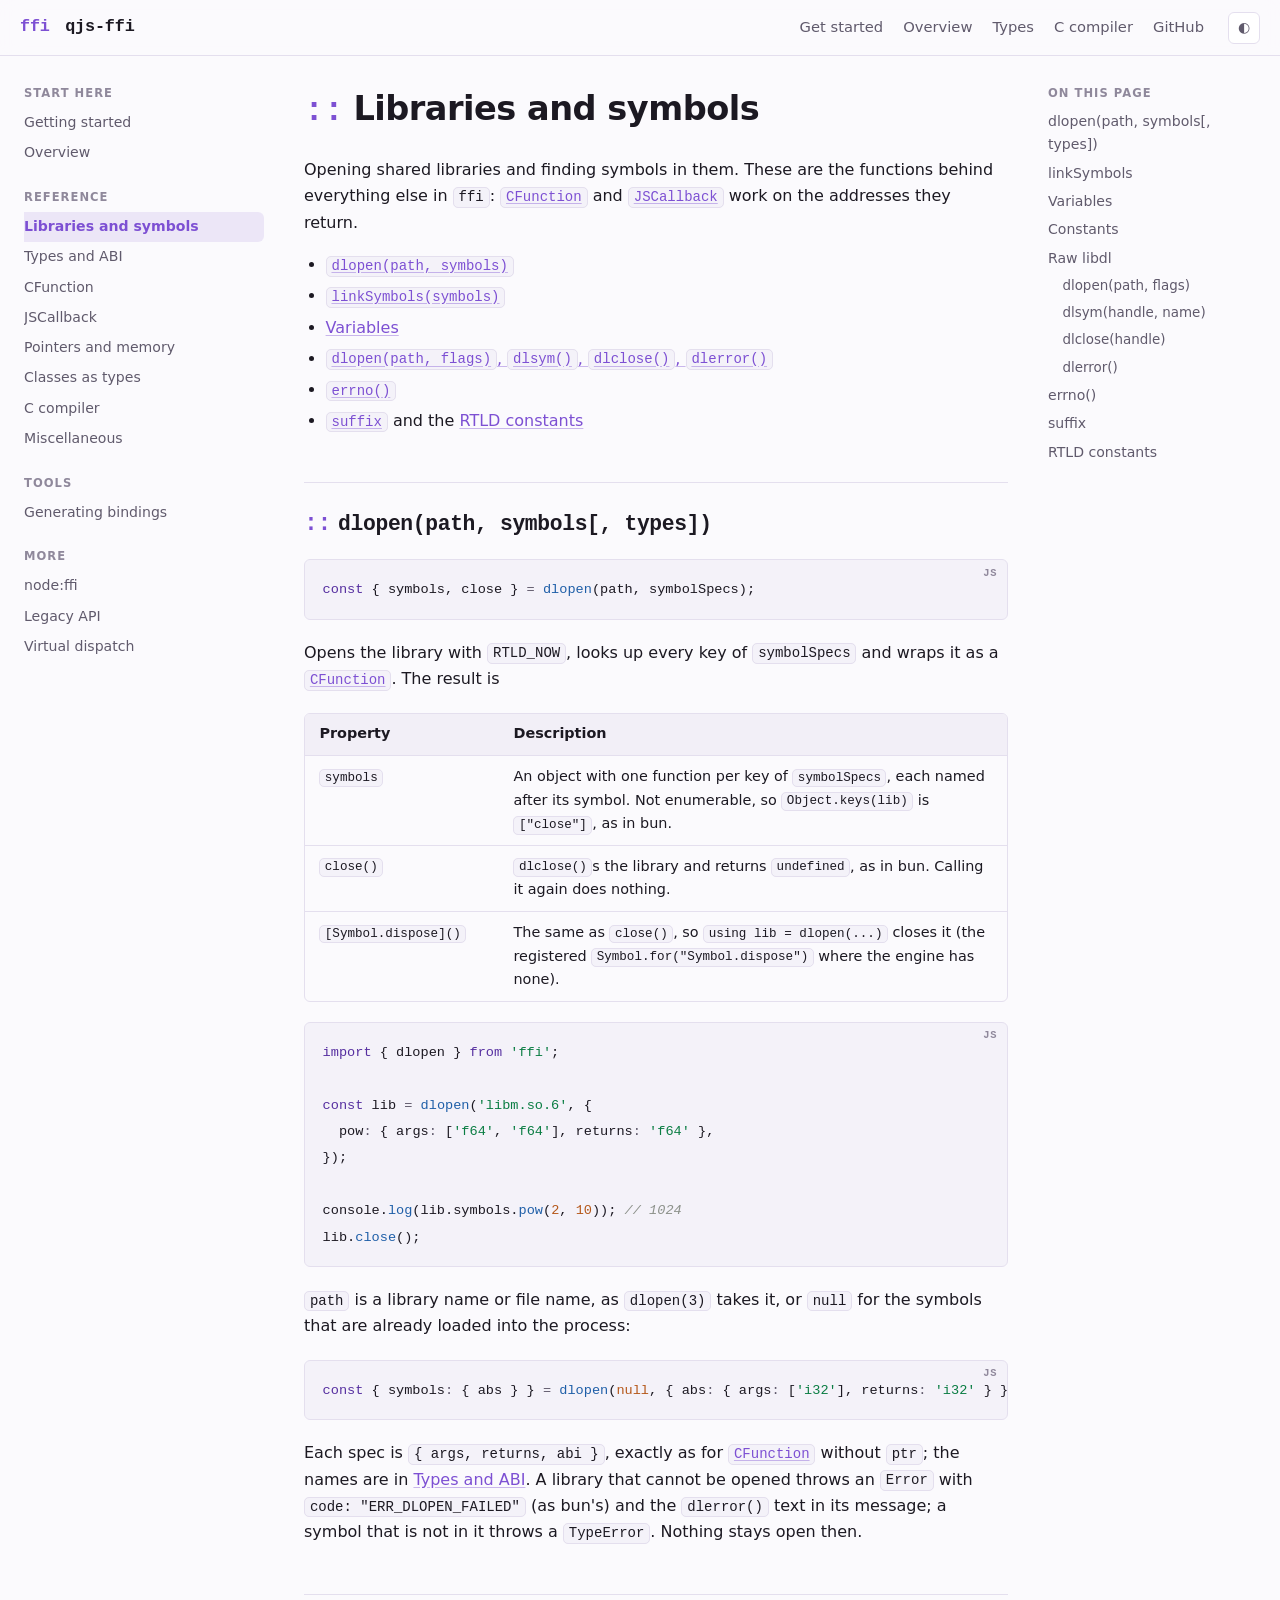
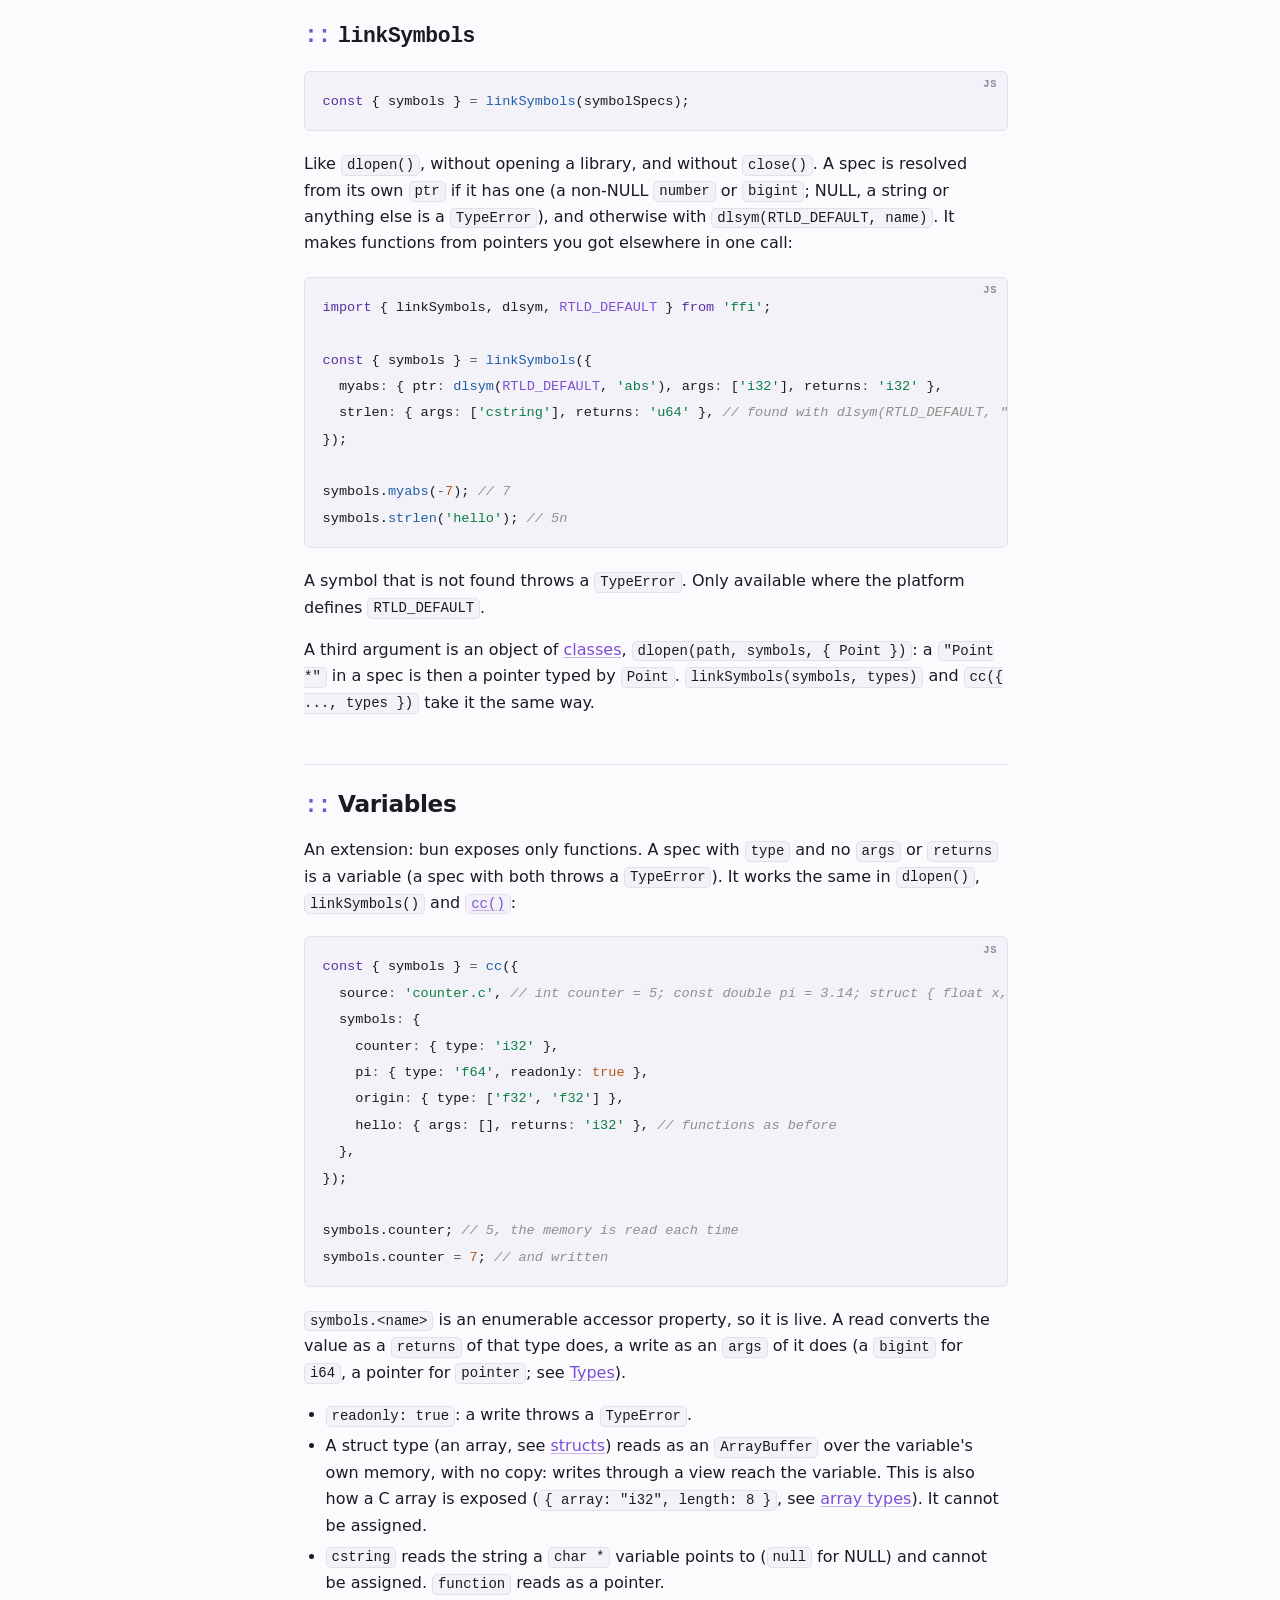
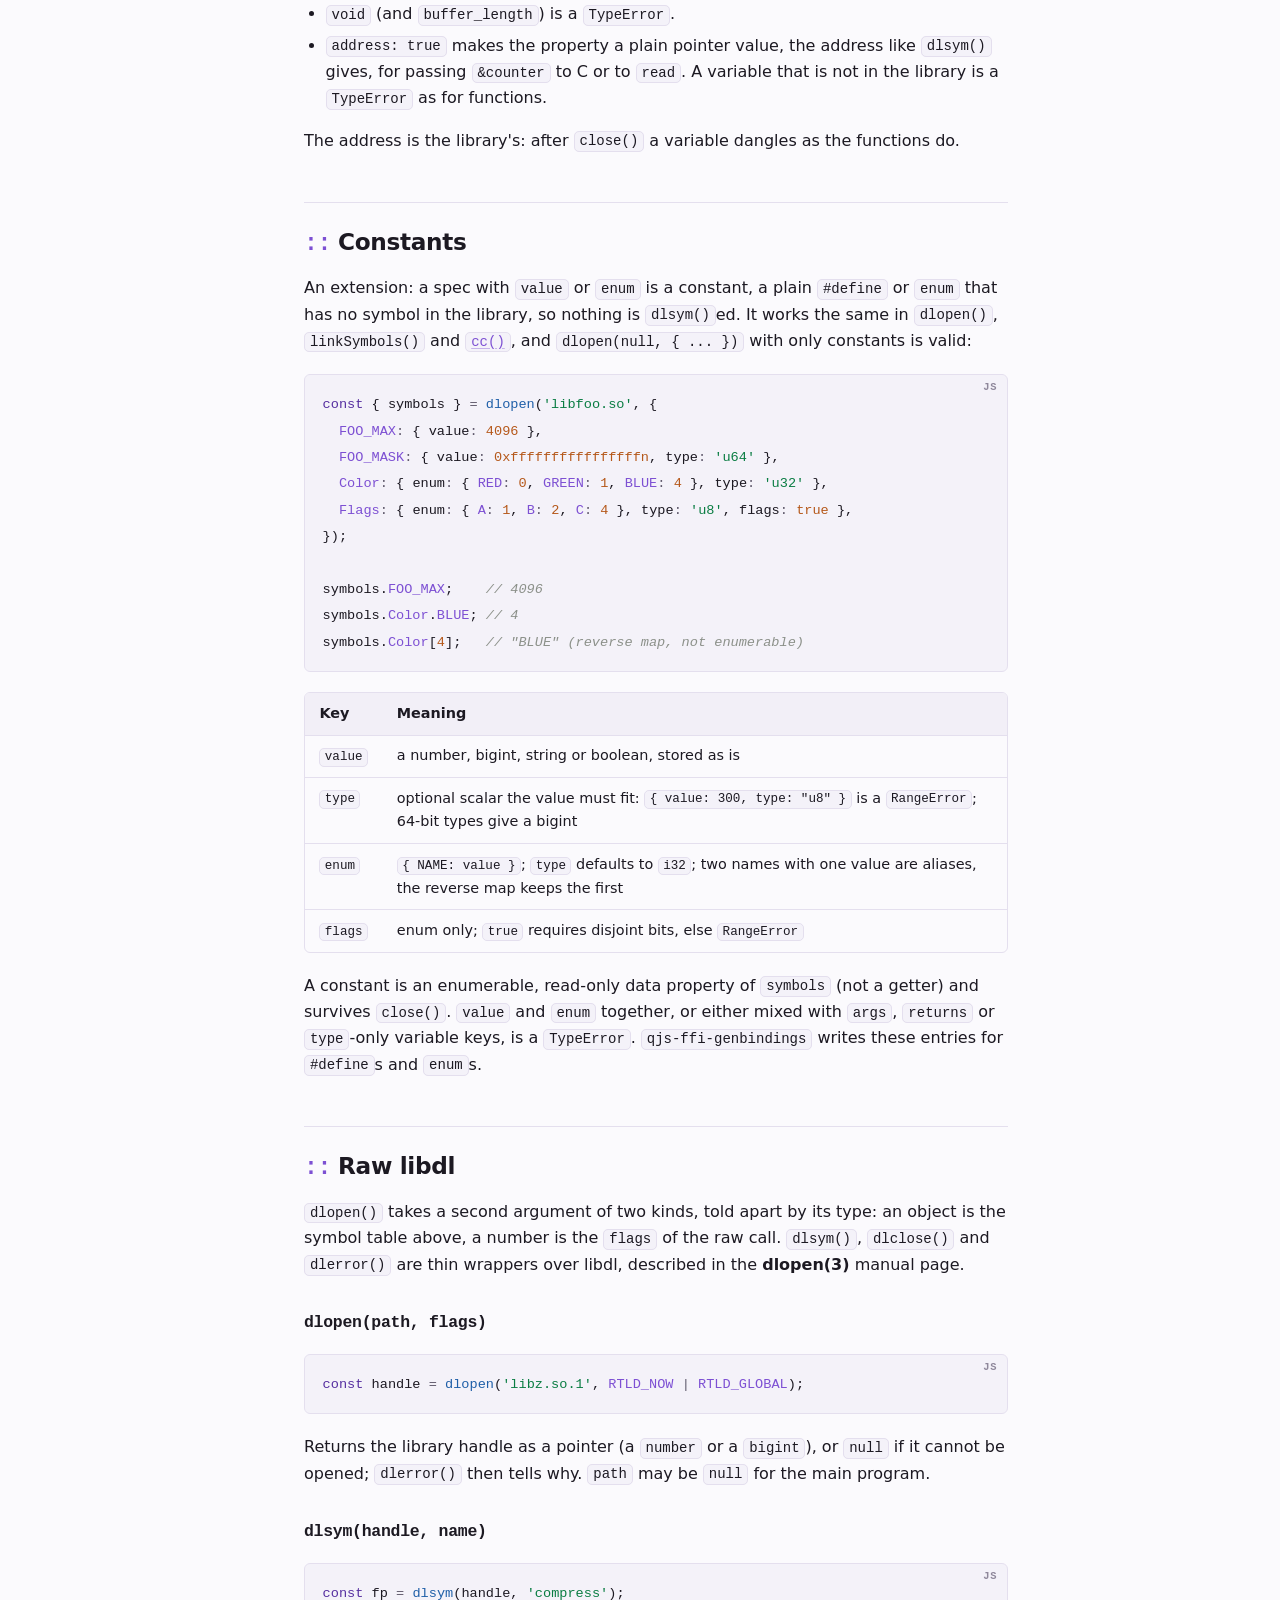
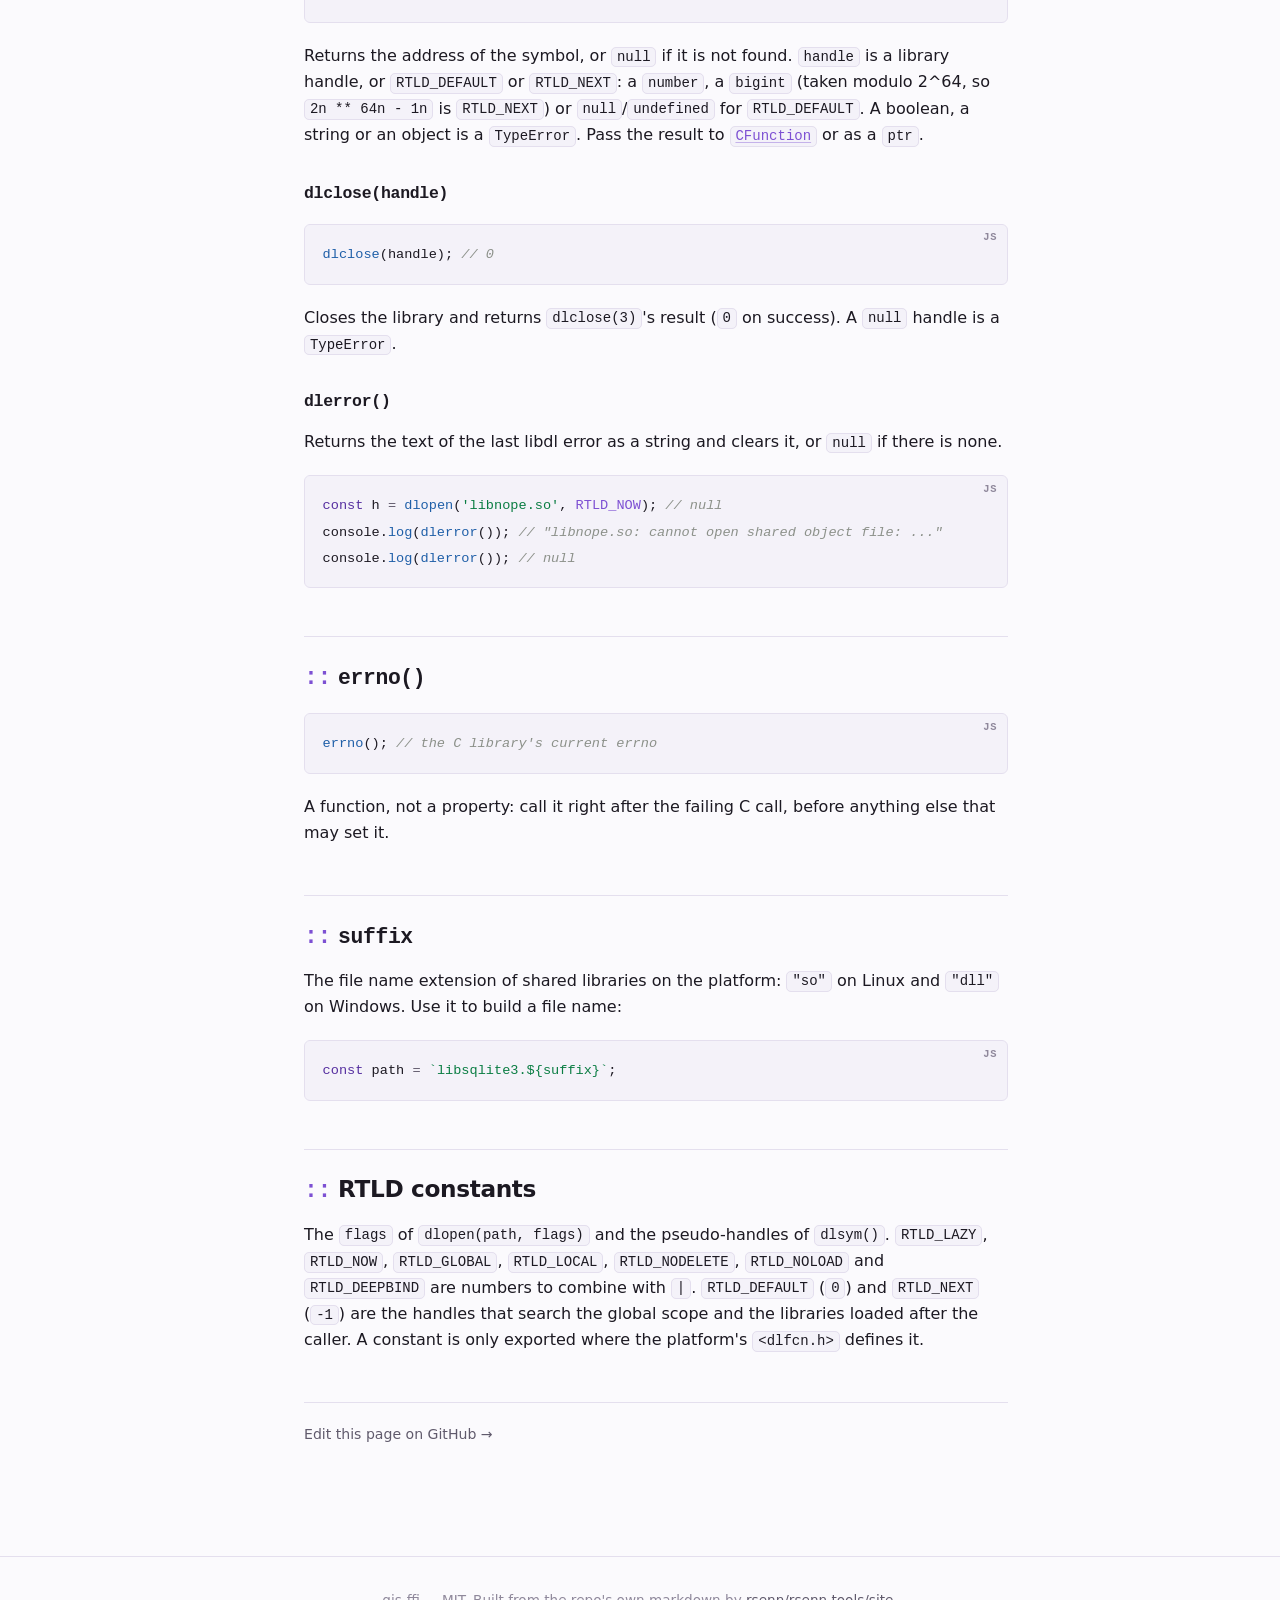
<file: docs/dlopen.html>
<!doctype html>
<html lang="en">
<head>
<meta charset="utf-8">
<meta name="viewport" content="width=device-width, initial-scale=1">
<title>Libraries and symbols — qjs-ffi</title>
<meta name="description" content="qjs-ffi — Call any C library from QuickJS. libffi and dlopen as a loadable QuickJS module: define C prototypes, call functions, pass callbacks, use ArrayBuffer classes as struct types, plus ready-made bindings for cairo, SDL2, freetype, libcurl and more.">
<link rel="stylesheet" href="../assets/base.css">
<link rel="stylesheet" href="../assets/theme.css">
<link rel="icon" href="../assets/favicon.svg" type="image/svg+xml">
<script>try{var t=localStorage.getItem('theme');if(t)document.documentElement.dataset.theme=t}catch(e){}</script>
</head>
<body class="has-sidebar" data-site="qjs-ffi" data-root="../">
<header class="topbar">
  <a class="brand" href="../index.html"><span class="mark">ffi</span> <span class="brand-name">qjs-ffi</span></a>
  <nav class="topnav">
    <a href="../getting-started.html">Get started</a>
    <a href="../docs/ffi.html">Overview</a>
    <a href="../docs/types.html">Types</a>
    <a href="../docs/c-compiler.html">C compiler</a>
    <a href="https://github.com/rsenn/qjs-ffi" target="_blank" rel="noopener">GitHub</a>
  </nav>
  <button class="themetoggle" type="button" aria-label="Toggle colour scheme">◐</button>
</header>
<div class="layout">
<aside class="sidebar"><div class="navgroup"><h3>Start here</h3><ul><li><a href="../getting-started.html">Getting started</a></li><li><a href="ffi.html">Overview</a></li></ul></div><div class="navgroup"><h3>Reference</h3><ul><li><a href="dlopen.html" class="here">Libraries and symbols</a></li><li><a href="types.html">Types and ABI</a></li><li><a href="c-function.html">CFunction</a></li><li><a href="js-callback.html">JSCallback</a></li><li><a href="pointers.html">Pointers and memory</a></li><li><a href="struct.html">Classes as types</a></li><li><a href="c-compiler.html">C compiler</a></li><li><a href="misc.html">Miscellaneous</a></li></ul></div><div class="navgroup"><h3>Tools</h3><ul><li><a href="gen-bindings.html">Generating bindings</a></li></ul></div><div class="navgroup"><h3>More</h3><ul><li><a href="node-ffi.html">node:ffi</a></li><li><a href="legacy.html">Legacy API</a></li><li><a href="internals/cxx-virtual-dispatch.html">Virtual dispatch</a></li></ul></div></aside>
<main class="doc">
<article><h1 id="libraries-and-symbols"><a class="anchor" href="#libraries-and-symbols" aria-hidden="true">#</a>Libraries and symbols</h1>
<p>Opening shared libraries and finding symbols in them. These are the functions
behind everything else in <code>ffi</code>: <a href="c-function.html"><code>CFunction</code></a> and
<a href="js-callback.html"><code>JSCallback</code></a> work on the addresses they return.</p>
<ul>
<li><a href="#dlopenpath-symbols"><code>dlopen(path, symbols)</code></a></li>
<li><a href="#linksymbols"><code>linkSymbols(symbols)</code></a></li>
<li><a href="#variables">Variables</a></li>
<li><a href="#raw-libdl"><code>dlopen(path, flags)</code>, <code>dlsym()</code>, <code>dlclose()</code>, <code>dlerror()</code></a></li>
<li><a href="#errno"><code>errno()</code></a></li>
<li><a href="#suffix"><code>suffix</code></a> and the <a href="#rtld-constants">RTLD constants</a></li>
</ul>
<h2 id="dlopenpath-symbols-types"><a class="anchor" href="#dlopenpath-symbols-types" aria-hidden="true">#</a><code>dlopen(path, symbols[, types])</code></h2>
<div class="codeblock" data-lang="js"><pre><code class="language-js"><span class="t-kw">const</span> { <span class="t-id">symbols</span>, <span class="t-id">close</span> } <span class="t-op">=</span> <span class="t-fn">dlopen</span>(<span class="t-id">path</span>, <span class="t-id">symbolSpecs</span>);</code></pre></div>
<p>Opens the library with <code>RTLD_NOW</code>, looks up every key of <code>symbolSpecs</code> and
wraps it as a <a href="c-function.html"><code>CFunction</code></a>. The result is</p>
<div class="tablewrap"><table><thead><tr><th>Property</th><th>Description</th></tr></thead><tbody><tr><td><code id="dlopenpath-symbols-types-symbols">symbols</code><a class="member-anchor" href="#dlopenpath-symbols-types-symbols" aria-hidden="true">#</a></td><td>An object with one function per key of <code>symbolSpecs</code>, each named after its symbol. Not enumerable, so <code>Object.keys(lib)</code> is <code>["close"]</code>, as in bun.</td></tr><tr><td><code id="dlopenpath-symbols-types-close">close()</code><a class="member-anchor" href="#dlopenpath-symbols-types-close" aria-hidden="true">#</a></td><td><code>dlclose()</code>s the library and returns <code>undefined</code>, as in bun. Calling it again does nothing.</td></tr><tr><td><code id="dlopenpath-symbols-types-symbol-dispose">[Symbol.dispose]()</code><a class="member-anchor" href="#dlopenpath-symbols-types-symbol-dispose" aria-hidden="true">#</a></td><td>The same as <code>close()</code>, so <code>using lib = dlopen(...)</code> closes it (the registered <code>Symbol.for("Symbol.dispose")</code> where the engine has none).</td></tr></tbody></table></div>
<div class="codeblock" data-lang="js"><pre><code class="language-js"><span class="t-kw">import</span> { <span class="t-id">dlopen</span> } <span class="t-kw">from</span> <span class="t-str">'ffi'</span>;

<span class="t-kw">const</span> <span class="t-id">lib</span> <span class="t-op">=</span> <span class="t-fn">dlopen</span>(<span class="t-str">'libm.so.6'</span>, {
  <span class="t-id">pow</span><span class="t-op">:</span> { <span class="t-id">args</span><span class="t-op">:</span> [<span class="t-str">'f64'</span>, <span class="t-str">'f64'</span>], <span class="t-id">returns</span><span class="t-op">:</span> <span class="t-str">'f64'</span> },
});

<span class="t-id">console</span>.<span class="t-fn">log</span>(<span class="t-id">lib</span>.<span class="t-prop">symbols</span>.<span class="t-fn">pow</span>(<span class="t-num">2</span>, <span class="t-num">10</span>)); <span class="t-cm">// 1024</span>
<span class="t-id">lib</span>.<span class="t-fn">close</span>();</code></pre></div>
<p><code>path</code> is a library name or file name, as <code>dlopen(3)</code> takes it, or <code>null</code> for
the symbols that are already loaded into the process:</p>
<div class="codeblock" data-lang="js"><pre><code class="language-js"><span class="t-kw">const</span> { <span class="t-id">symbols</span><span class="t-op">:</span> { <span class="t-id">abs</span> } } <span class="t-op">=</span> <span class="t-fn">dlopen</span>(<span class="t-atom">null</span>, { <span class="t-id">abs</span><span class="t-op">:</span> { <span class="t-id">args</span><span class="t-op">:</span> [<span class="t-str">'i32'</span>], <span class="t-id">returns</span><span class="t-op">:</span> <span class="t-str">'i32'</span> } });</code></pre></div>
<p>Each spec is <code>{ args, returns, abi }</code>, exactly as for
<a href="c-function.html"><code>CFunction</code></a> without <code>ptr</code>; the names are in
<a href="types.html">Types and ABI</a>. A library that cannot be opened throws an <code>Error</code>
with <code>code: "ERR_DLOPEN_FAILED"</code> (as bun's) and the <code>dlerror()</code> text in its
message; a symbol that is not in it throws a <code>TypeError</code>. Nothing stays open
then.</p>
<h2 id="linksymbols"><a class="anchor" href="#linksymbols" aria-hidden="true">#</a><code>linkSymbols</code></h2>
<div class="codeblock" data-lang="js"><pre><code class="language-js"><span class="t-kw">const</span> { <span class="t-id">symbols</span> } <span class="t-op">=</span> <span class="t-fn">linkSymbols</span>(<span class="t-id">symbolSpecs</span>);</code></pre></div>
<p>Like <code>dlopen()</code>, without opening a library, and without <code>close()</code>. A spec is
resolved from its own <code>ptr</code> if it has one (a non-NULL <code>number</code> or <code>bigint</code>; NULL,
a string or anything else is a <code>TypeError</code>), and otherwise with <code>dlsym(RTLD_DEFAULT, name)</code>. It makes
functions from pointers you got elsewhere in one call:</p>
<div class="codeblock" data-lang="js"><pre><code class="language-js"><span class="t-kw">import</span> { <span class="t-id">linkSymbols</span>, <span class="t-id">dlsym</span>, <span class="t-type">RTLD_DEFAULT</span> } <span class="t-kw">from</span> <span class="t-str">'ffi'</span>;

<span class="t-kw">const</span> { <span class="t-id">symbols</span> } <span class="t-op">=</span> <span class="t-fn">linkSymbols</span>({
  <span class="t-id">myabs</span><span class="t-op">:</span> { <span class="t-id">ptr</span><span class="t-op">:</span> <span class="t-fn">dlsym</span>(<span class="t-type">RTLD_DEFAULT</span>, <span class="t-str">'abs'</span>), <span class="t-id">args</span><span class="t-op">:</span> [<span class="t-str">'i32'</span>], <span class="t-id">returns</span><span class="t-op">:</span> <span class="t-str">'i32'</span> },
  <span class="t-id">strlen</span><span class="t-op">:</span> { <span class="t-id">args</span><span class="t-op">:</span> [<span class="t-str">'cstring'</span>], <span class="t-id">returns</span><span class="t-op">:</span> <span class="t-str">'u64'</span> }, <span class="t-cm">// found with dlsym(RTLD_DEFAULT, "strlen")</span>
});

<span class="t-id">symbols</span>.<span class="t-fn">myabs</span>(<span class="t-op">-</span><span class="t-num">7</span>); <span class="t-cm">// 7</span>
<span class="t-id">symbols</span>.<span class="t-fn">strlen</span>(<span class="t-str">'hello'</span>); <span class="t-cm">// 5n</span></code></pre></div>
<p>A symbol that is not found throws a <code>TypeError</code>. Only available where the
platform defines <code>RTLD_DEFAULT</code>.</p>
<p>A third argument is an object of <a href="struct.html#naming-a-class-types">classes</a>,
<code>dlopen(path, symbols, { Point })</code>: a <code>"Point *"</code> in a spec is then a pointer
typed by <code>Point</code>. <code>linkSymbols(symbols, types)</code> and <code>cc({ ..., types })</code> take it
the same way.</p>
<h2 id="variables"><a class="anchor" href="#variables" aria-hidden="true">#</a>Variables</h2>
<p>An extension: bun exposes only functions. A spec with <code>type</code> and no <code>args</code> or
<code>returns</code> is a variable (a spec with both throws a <code>TypeError</code>). It works the
same in <code>dlopen()</code>, <code>linkSymbols()</code> and <a href="c-compiler.html"><code>cc()</code></a>:</p>
<div class="codeblock" data-lang="js"><pre><code class="language-js"><span class="t-kw">const</span> { <span class="t-id">symbols</span> } <span class="t-op">=</span> <span class="t-fn">cc</span>({
  <span class="t-id">source</span><span class="t-op">:</span> <span class="t-str">'counter.c'</span>, <span class="t-cm">// int counter = 5; const double pi = 3.14; struct { float x, y; } origin;</span>
  <span class="t-id">symbols</span><span class="t-op">:</span> {
    <span class="t-id">counter</span><span class="t-op">:</span> { <span class="t-id">type</span><span class="t-op">:</span> <span class="t-str">'i32'</span> },
    <span class="t-id">pi</span><span class="t-op">:</span> { <span class="t-id">type</span><span class="t-op">:</span> <span class="t-str">'f64'</span>, <span class="t-id">readonly</span><span class="t-op">:</span> <span class="t-atom">true</span> },
    <span class="t-id">origin</span><span class="t-op">:</span> { <span class="t-id">type</span><span class="t-op">:</span> [<span class="t-str">'f32'</span>, <span class="t-str">'f32'</span>] },
    <span class="t-id">hello</span><span class="t-op">:</span> { <span class="t-id">args</span><span class="t-op">:</span> [], <span class="t-id">returns</span><span class="t-op">:</span> <span class="t-str">'i32'</span> }, <span class="t-cm">// functions as before</span>
  },
});

<span class="t-id">symbols</span>.<span class="t-prop">counter</span>; <span class="t-cm">// 5, the memory is read each time</span>
<span class="t-id">symbols</span>.<span class="t-prop">counter</span> <span class="t-op">=</span> <span class="t-num">7</span>; <span class="t-cm">// and written</span></code></pre></div>
<p><code>symbols.&lt;name&gt;</code> is an enumerable accessor property, so it is live. A read
converts the value as a <code>returns</code> of that type does, a write as an <code>args</code> of it
does (a <code>bigint</code> for <code>i64</code>, a pointer for <code>pointer</code>; see <a href="types.html">Types</a>).</p>
<ul>
<li><code>readonly: true</code>: a write throws a <code>TypeError</code>.</li>
<li>A struct type (an array, see <a href="types.html#structs-by-value">structs</a>) reads as
an <code>ArrayBuffer</code> over the variable's own memory, with no copy: writes
through a view reach the variable. This is also how a C array is exposed
(<code>{ array: "i32", length: 8 }</code>, see <a href="types.html#array-types">array types</a>). It
cannot be assigned.</li>
<li><code>cstring</code> reads the string a <code>char *</code> variable points to (<code>null</code> for NULL)
and cannot be assigned. <code>function</code> reads as a pointer.</li>
<li><code>void</code> (and <code>buffer_length</code>) is a <code>TypeError</code>.</li>
<li><code>address: true</code> makes the property a plain pointer value, the address like
<code>dlsym()</code> gives, for passing <code>&amp;counter</code> to C or to <code>read</code>.
A variable that is not in the library is a <code>TypeError</code> as for functions.</li>
</ul>
<p>The address is the library's: after <code>close()</code> a variable dangles as the
functions do.</p>
<h2 id="constants"><a class="anchor" href="#constants" aria-hidden="true">#</a>Constants</h2>
<p>An extension: a spec with <code>value</code> or <code>enum</code> is a constant, a plain
<code>#define</code> or <code>enum</code> that has no symbol in the library, so nothing is
<code>dlsym()</code>ed. It works the same in <code>dlopen()</code>, <code>linkSymbols()</code> and
<a href="c-compiler.html"><code>cc()</code></a>, and <code>dlopen(null, { ... })</code> with only constants is
valid:</p>
<div class="codeblock" data-lang="js"><pre><code class="language-js"><span class="t-kw">const</span> { <span class="t-id">symbols</span> } <span class="t-op">=</span> <span class="t-fn">dlopen</span>(<span class="t-str">'libfoo.so'</span>, {
  <span class="t-type">FOO_MAX</span><span class="t-op">:</span> { <span class="t-id">value</span><span class="t-op">:</span> <span class="t-num">4096</span> },
  <span class="t-type">FOO_MASK</span><span class="t-op">:</span> { <span class="t-id">value</span><span class="t-op">:</span> <span class="t-num">0xffffffffffffffffn</span>, <span class="t-id">type</span><span class="t-op">:</span> <span class="t-str">'u64'</span> },
  <span class="t-type">Color</span><span class="t-op">:</span> { <span class="t-id">enum</span><span class="t-op">:</span> { <span class="t-type">RED</span><span class="t-op">:</span> <span class="t-num">0</span>, <span class="t-type">GREEN</span><span class="t-op">:</span> <span class="t-num">1</span>, <span class="t-type">BLUE</span><span class="t-op">:</span> <span class="t-num">4</span> }, <span class="t-id">type</span><span class="t-op">:</span> <span class="t-str">'u32'</span> },
  <span class="t-type">Flags</span><span class="t-op">:</span> { <span class="t-id">enum</span><span class="t-op">:</span> { <span class="t-type">A</span><span class="t-op">:</span> <span class="t-num">1</span>, <span class="t-type">B</span><span class="t-op">:</span> <span class="t-num">2</span>, <span class="t-type">C</span><span class="t-op">:</span> <span class="t-num">4</span> }, <span class="t-id">type</span><span class="t-op">:</span> <span class="t-str">'u8'</span>, <span class="t-id">flags</span><span class="t-op">:</span> <span class="t-atom">true</span> },
});

<span class="t-id">symbols</span>.<span class="t-type">FOO_MAX</span>;    <span class="t-cm">// 4096</span>
<span class="t-id">symbols</span>.<span class="t-type">Color</span>.<span class="t-type">BLUE</span>; <span class="t-cm">// 4</span>
<span class="t-id">symbols</span>.<span class="t-type">Color</span>[<span class="t-num">4</span>];   <span class="t-cm">// "BLUE" (reverse map, not enumerable)</span></code></pre></div>
<div class="tablewrap"><table><thead><tr><th>Key</th><th>Meaning</th></tr></thead><tbody><tr><td><code>value</code></td><td>a number, bigint, string or boolean, stored as is</td></tr><tr><td><code>type</code></td><td>optional scalar the value must fit: <code>{ value: 300, type: "u8" }</code> is a <code>RangeError</code>; 64-bit types give a bigint</td></tr><tr><td><code>enum</code></td><td><code>{ NAME: value }</code>; <code>type</code> defaults to <code>i32</code>; two names with one value are aliases, the reverse map keeps the first</td></tr><tr><td><code>flags</code></td><td>enum only; <code>true</code> requires disjoint bits, else <code>RangeError</code></td></tr></tbody></table></div>
<p>A constant is an enumerable, read-only data property of <code>symbols</code> (not a
getter) and survives <code>close()</code>. <code>value</code> and <code>enum</code> together, or either mixed
with <code>args</code>, <code>returns</code> or <code>type</code>-only variable keys, is a <code>TypeError</code>.
<code>qjs-ffi-genbindings</code> writes these entries for <code>#define</code>s and <code>enum</code>s.</p>
<h2 id="raw-libdl"><a class="anchor" href="#raw-libdl" aria-hidden="true">#</a>Raw libdl</h2>
<p><code>dlopen()</code> takes a second argument of two kinds, told apart by its type: an
object is the symbol table above, a number is the <code>flags</code> of the raw call.
<code>dlsym()</code>, <code>dlclose()</code> and <code>dlerror()</code> are thin wrappers over libdl, described
in the <strong>dlopen(3)</strong> manual page.</p>
<h3 id="dlopenpath-flags"><a class="anchor" href="#dlopenpath-flags" aria-hidden="true">#</a><code>dlopen(path, flags)</code></h3>
<div class="codeblock" data-lang="js"><pre><code class="language-js"><span class="t-kw">const</span> <span class="t-id">handle</span> <span class="t-op">=</span> <span class="t-fn">dlopen</span>(<span class="t-str">'libz.so.1'</span>, <span class="t-type">RTLD_NOW</span> <span class="t-op">|</span> <span class="t-type">RTLD_GLOBAL</span>);</code></pre></div>
<p>Returns the library handle as a pointer (a <code>number</code> or a <code>bigint</code>), or <code>null</code>
if it cannot be opened; <code>dlerror()</code> then tells why. <code>path</code> may be <code>null</code> for
the main program.</p>
<h3 id="dlsymhandle-name"><a class="anchor" href="#dlsymhandle-name" aria-hidden="true">#</a><code>dlsym(handle, name)</code></h3>
<div class="codeblock" data-lang="js"><pre><code class="language-js"><span class="t-kw">const</span> <span class="t-id">fp</span> <span class="t-op">=</span> <span class="t-fn">dlsym</span>(<span class="t-id">handle</span>, <span class="t-str">'compress'</span>);</code></pre></div>
<p>Returns the address of the symbol, or <code>null</code> if it is not found. <code>handle</code> is a
library handle, or <code>RTLD_DEFAULT</code> or <code>RTLD_NEXT</code>: a <code>number</code>, a <code>bigint</code> (taken
modulo 2^64, so <code>2n ** 64n - 1n</code> is <code>RTLD_NEXT</code>) or <code>null</code>/<code>undefined</code> for
<code>RTLD_DEFAULT</code>. A boolean, a string or an object is a <code>TypeError</code>. Pass the
result to <a href="c-function.html"><code>CFunction</code></a> or as a <code>ptr</code>.</p>
<h3 id="dlclosehandle"><a class="anchor" href="#dlclosehandle" aria-hidden="true">#</a><code>dlclose(handle)</code></h3>
<div class="codeblock" data-lang="js"><pre><code class="language-js"><span class="t-fn">dlclose</span>(<span class="t-id">handle</span>); <span class="t-cm">// 0</span></code></pre></div>
<p>Closes the library and returns <code>dlclose(3)</code>'s result (<code>0</code> on success). A
<code>null</code> handle is a <code>TypeError</code>.</p>
<h3 id="dlerror"><a class="anchor" href="#dlerror" aria-hidden="true">#</a><code>dlerror()</code></h3>
<p>Returns the text of the last libdl error as a string and clears it, or <code>null</code>
if there is none.</p>
<div class="codeblock" data-lang="js"><pre><code class="language-js"><span class="t-kw">const</span> <span class="t-id">h</span> <span class="t-op">=</span> <span class="t-fn">dlopen</span>(<span class="t-str">'libnope.so'</span>, <span class="t-type">RTLD_NOW</span>); <span class="t-cm">// null</span>
<span class="t-id">console</span>.<span class="t-fn">log</span>(<span class="t-fn">dlerror</span>()); <span class="t-cm">// "libnope.so: cannot open shared object file: ..."</span>
<span class="t-id">console</span>.<span class="t-fn">log</span>(<span class="t-fn">dlerror</span>()); <span class="t-cm">// null</span></code></pre></div>
<h2 id="errno"><a class="anchor" href="#errno" aria-hidden="true">#</a><code>errno()</code></h2>
<div class="codeblock" data-lang="js"><pre><code class="language-js"><span class="t-fn">errno</span>(); <span class="t-cm">// the C library's current errno</span></code></pre></div>
<p>A function, not a property: call it right after the failing C call, before
anything else that may set it.</p>
<h2 id="suffix"><a class="anchor" href="#suffix" aria-hidden="true">#</a><code>suffix</code></h2>
<p>The file name extension of shared libraries on the platform: <code>"so"</code> on
Linux and <code>"dll"</code> on Windows. Use it to build a file name:</p>
<div class="codeblock" data-lang="js"><pre><code class="language-js"><span class="t-kw">const</span> <span class="t-id">path</span> <span class="t-op">=</span> <span class="t-str">`libsqlite3.${suffix}`</span>;</code></pre></div>
<h2 id="rtld-constants"><a class="anchor" href="#rtld-constants" aria-hidden="true">#</a>RTLD constants</h2>
<p>The <code>flags</code> of <code>dlopen(path, flags)</code> and the pseudo-handles of <code>dlsym()</code>.
<code>RTLD_LAZY</code>, <code>RTLD_NOW</code>, <code>RTLD_GLOBAL</code>, <code>RTLD_LOCAL</code>, <code>RTLD_NODELETE</code>,
<code>RTLD_NOLOAD</code> and <code>RTLD_DEEPBIND</code> are numbers to combine with <code>|</code>.
<code>RTLD_DEFAULT</code> (<code>0</code>) and <code>RTLD_NEXT</code> (<code>-1</code>) are the handles that search the
global scope and the libraries loaded after the caller. A constant is only
exported where the platform's <code>&lt;dlfcn.h&gt;</code> defines it.</p></article>
<p class="editlink"><a href="https://github.com/rsenn/qjs-ffi/blob/main/doc/dlopen.md">Edit this page on GitHub →</a></p>
</main>
<nav class="toc"><h3>On this page</h3><ul><li class="lvl2"><a href="#dlopenpath-symbols-types">dlopen(path, symbols[, types])</a></li><li class="lvl2"><a href="#linksymbols">linkSymbols</a></li><li class="lvl2"><a href="#variables">Variables</a></li><li class="lvl2"><a href="#constants">Constants</a></li><li class="lvl2"><a href="#raw-libdl">Raw libdl</a></li><li class="lvl3"><a href="#dlopenpath-flags">dlopen(path, flags)</a></li><li class="lvl3"><a href="#dlsymhandle-name">dlsym(handle, name)</a></li><li class="lvl3"><a href="#dlclosehandle">dlclose(handle)</a></li><li class="lvl3"><a href="#dlerror">dlerror()</a></li><li class="lvl2"><a href="#errno">errno()</a></li><li class="lvl2"><a href="#suffix">suffix</a></li><li class="lvl2"><a href="#rtld-constants">RTLD constants</a></li></ul></nav>
</div>
<footer class="sitefoot">
  <p>qjs-ffi — MIT. Built from the repo's own markdown by
     <a href="https://github.com/rsenn/rsenn/tree/main/tools/site">rsenn/rsenn tools/site</a>.</p>
</footer>
<script>
document.querySelector('.themetoggle').addEventListener('click', function () {
  var d = document.documentElement;
  var dark = d.dataset.theme ? d.dataset.theme === 'dark'
    : matchMedia('(prefers-color-scheme: dark)').matches;
  d.dataset.theme = dark ? 'light' : 'dark';
  try { localStorage.setItem('theme', d.dataset.theme); } catch (e) {}
});
</script>
</body>
</html>
</file>
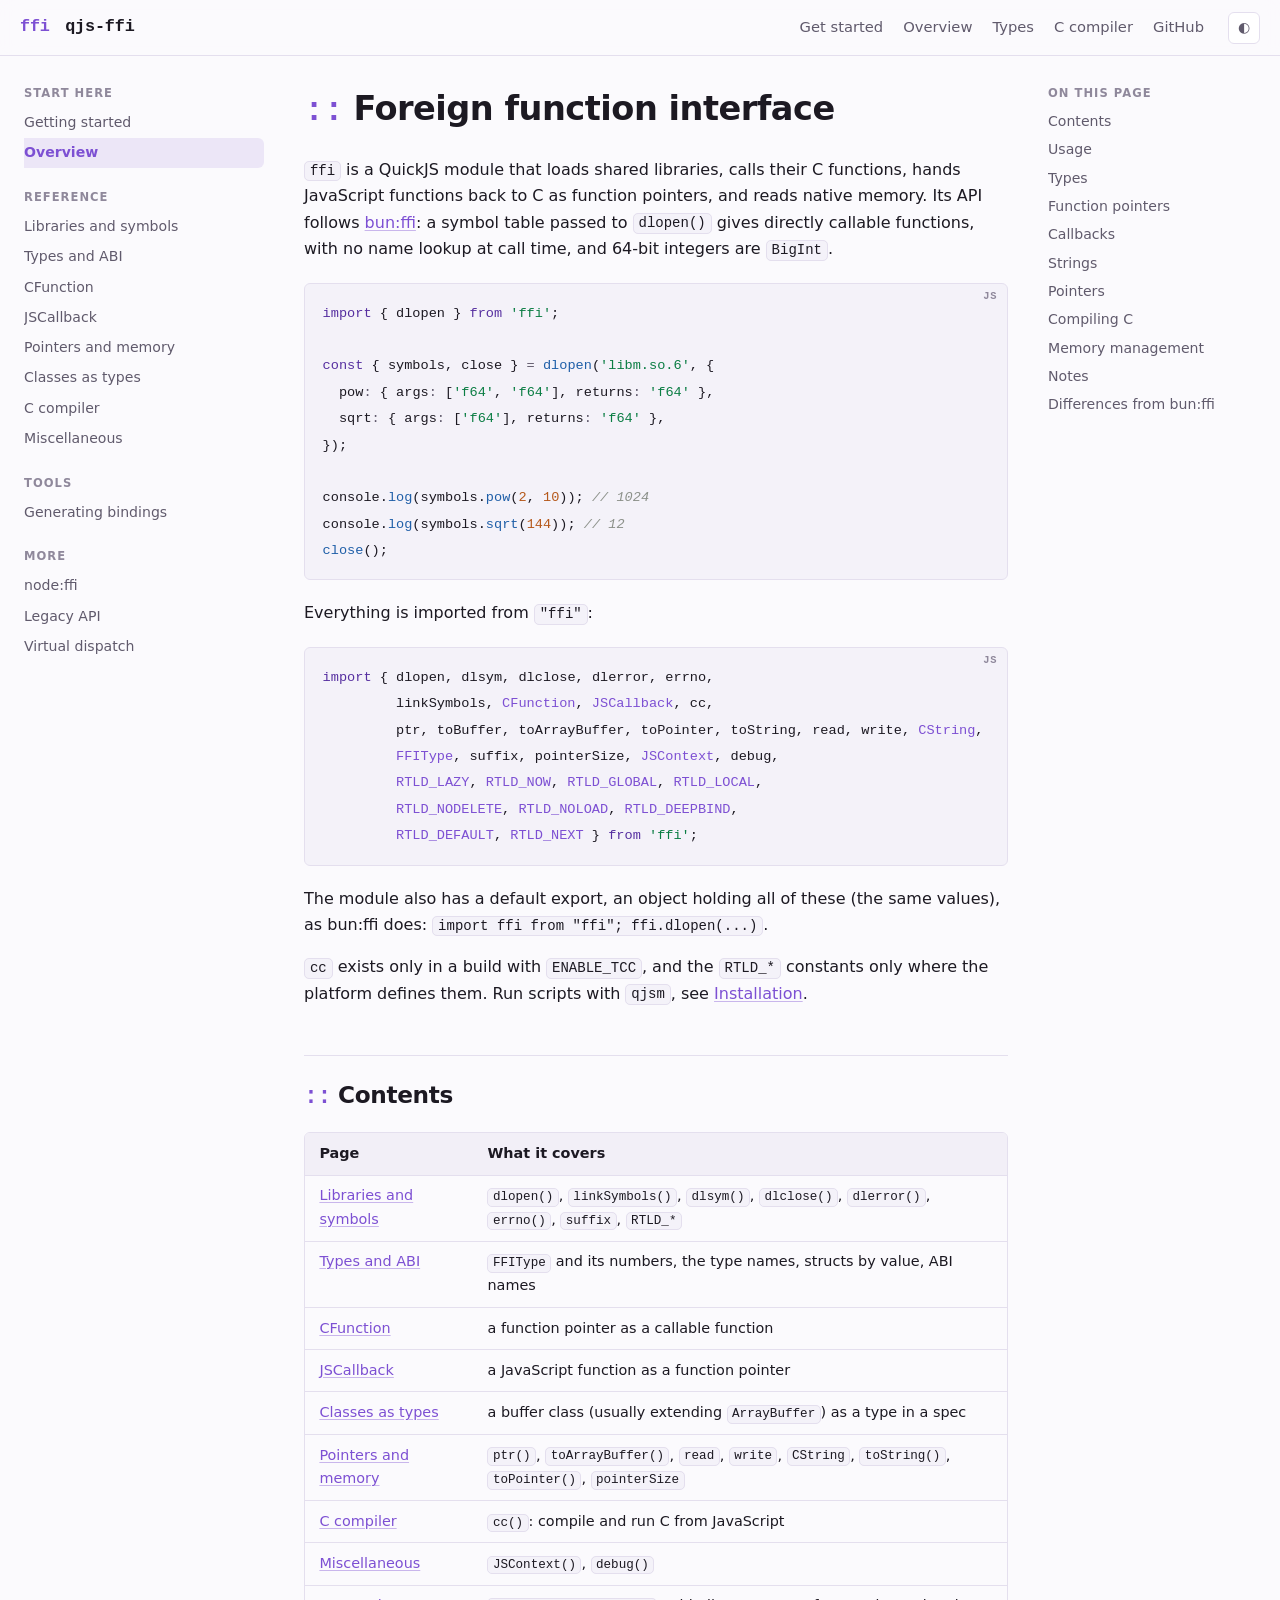
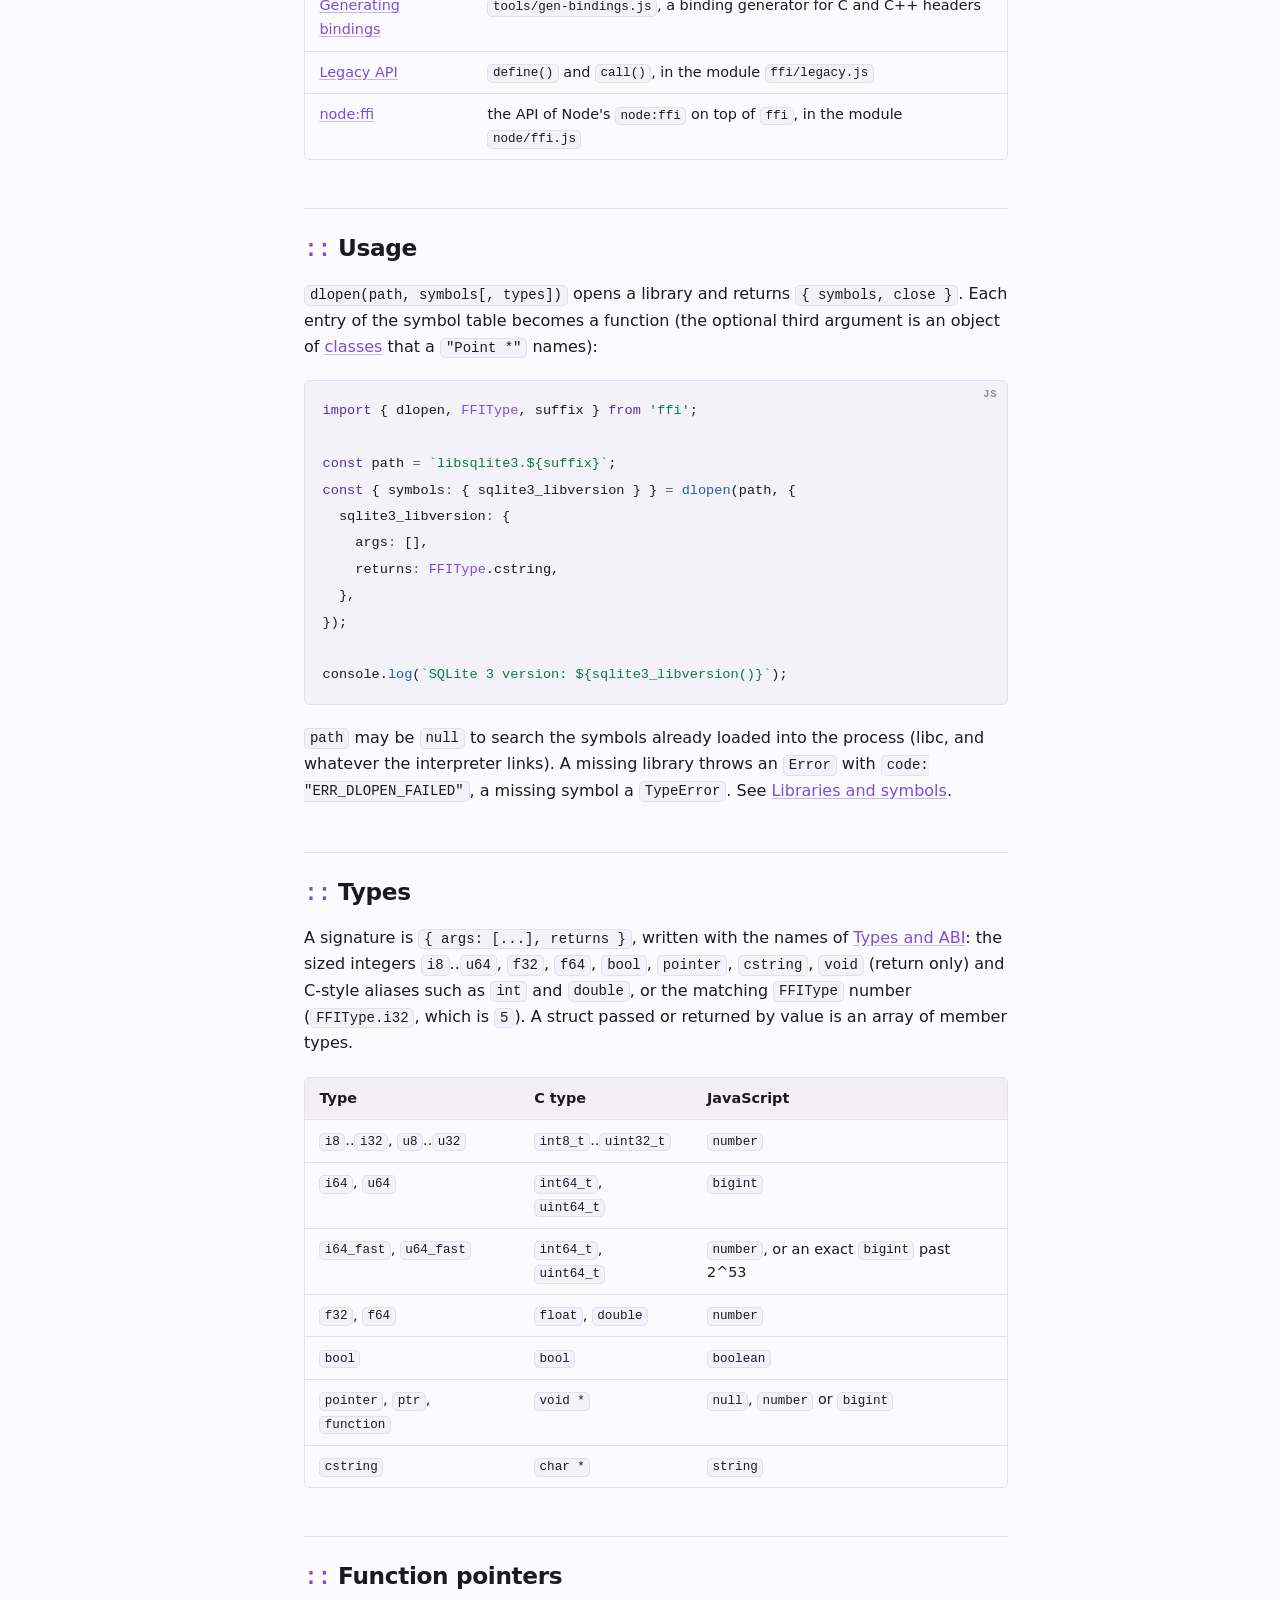
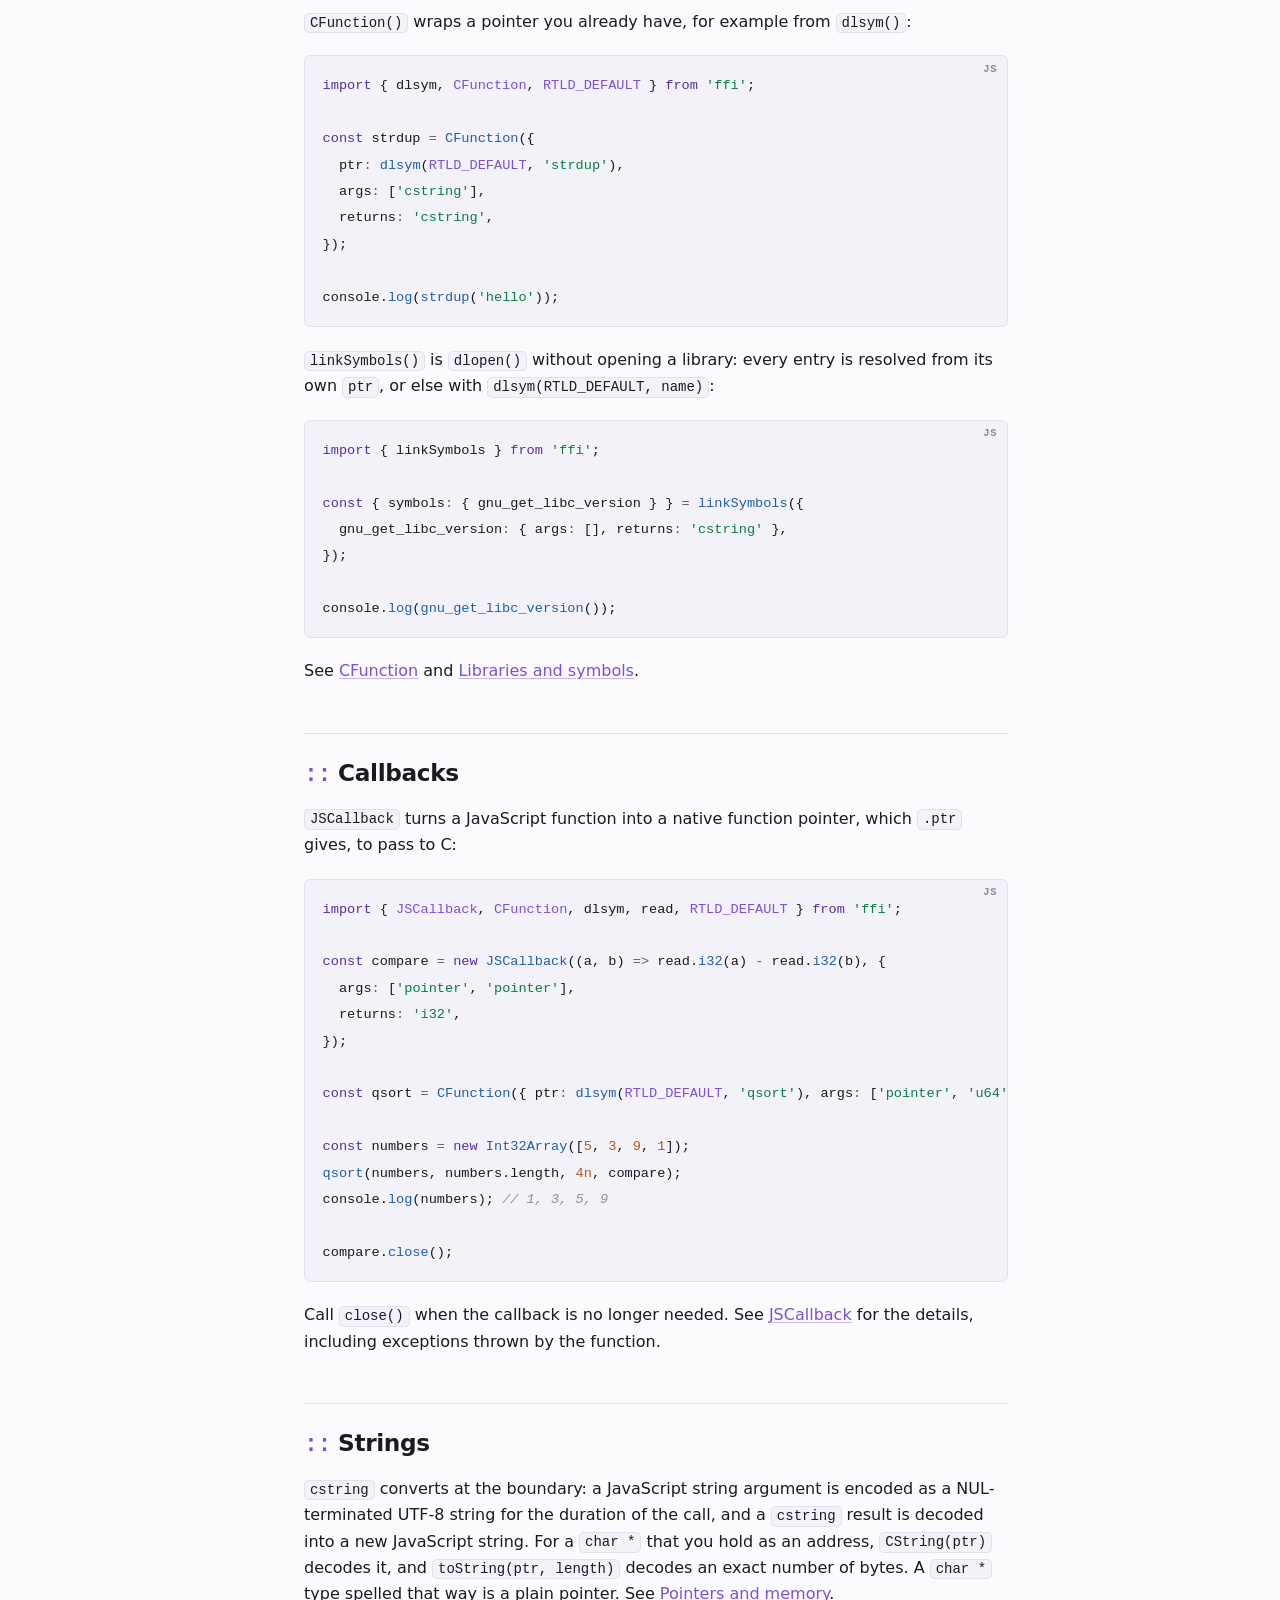
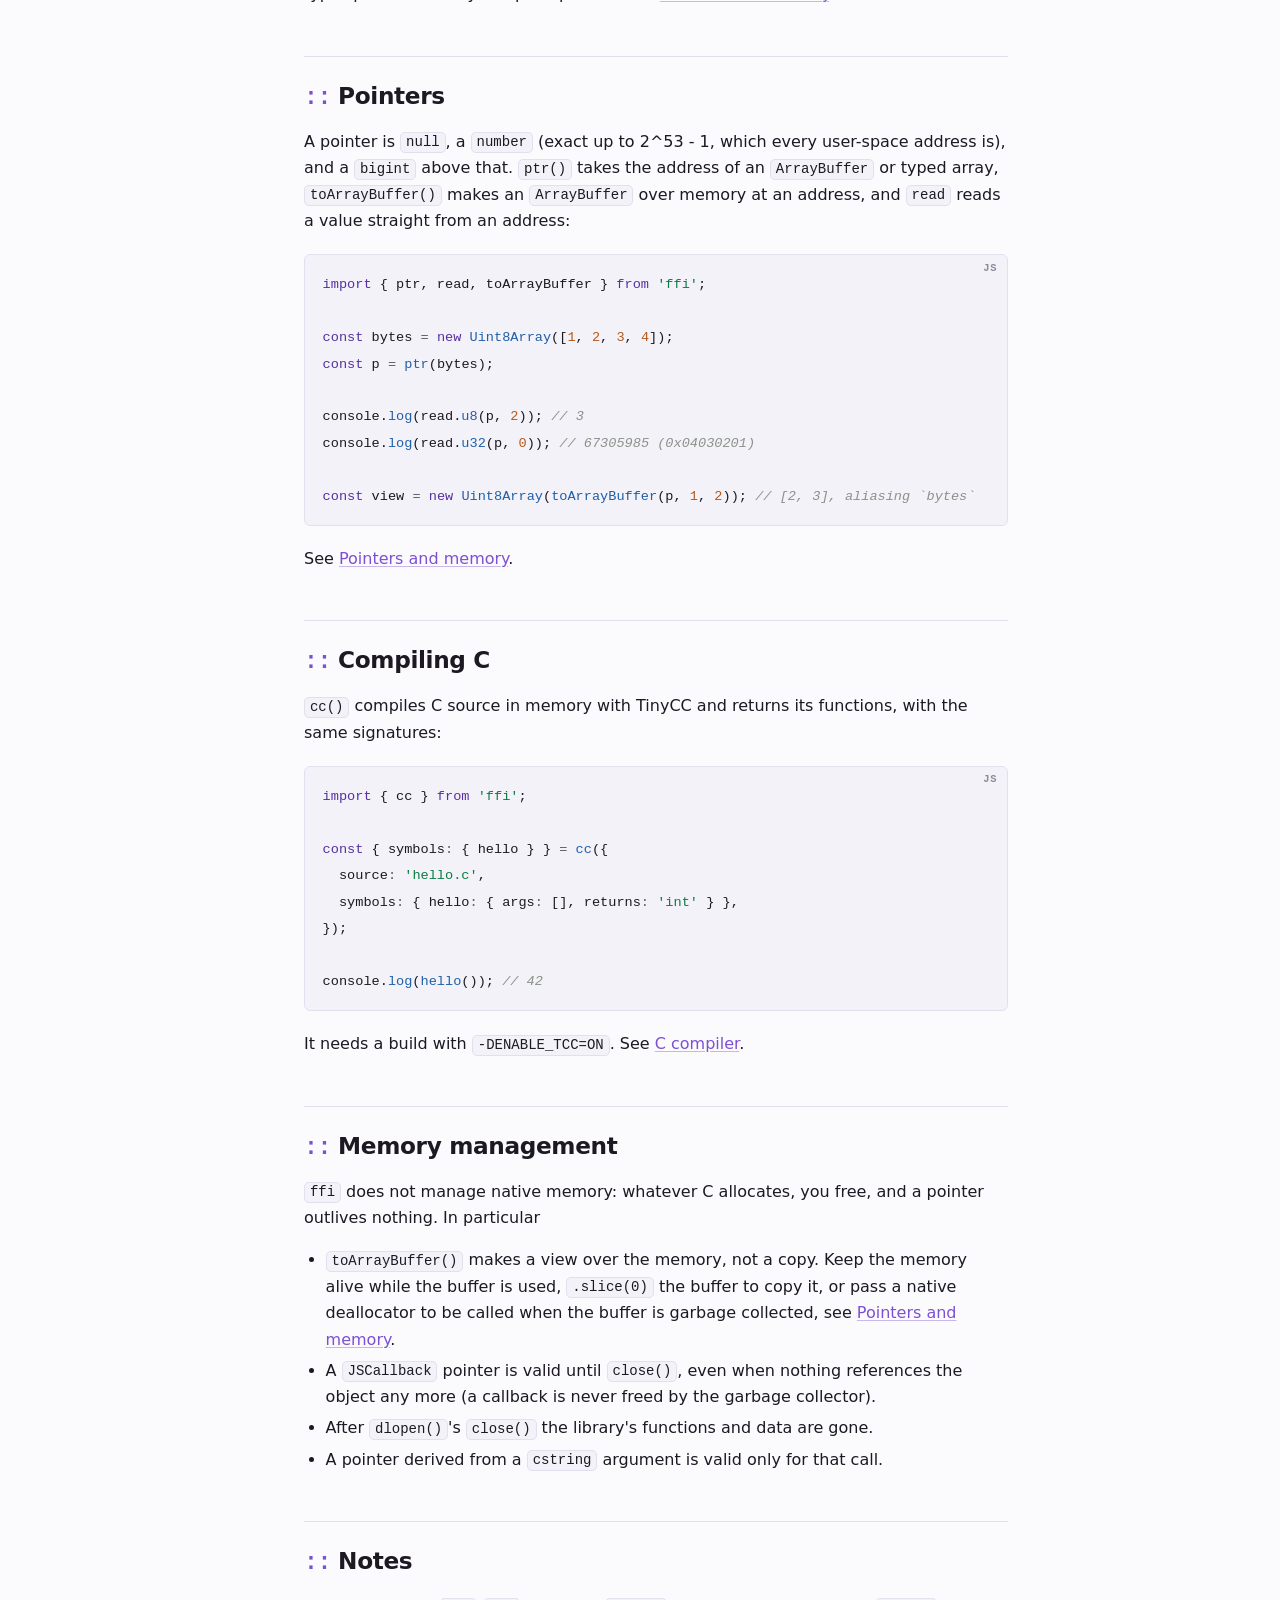
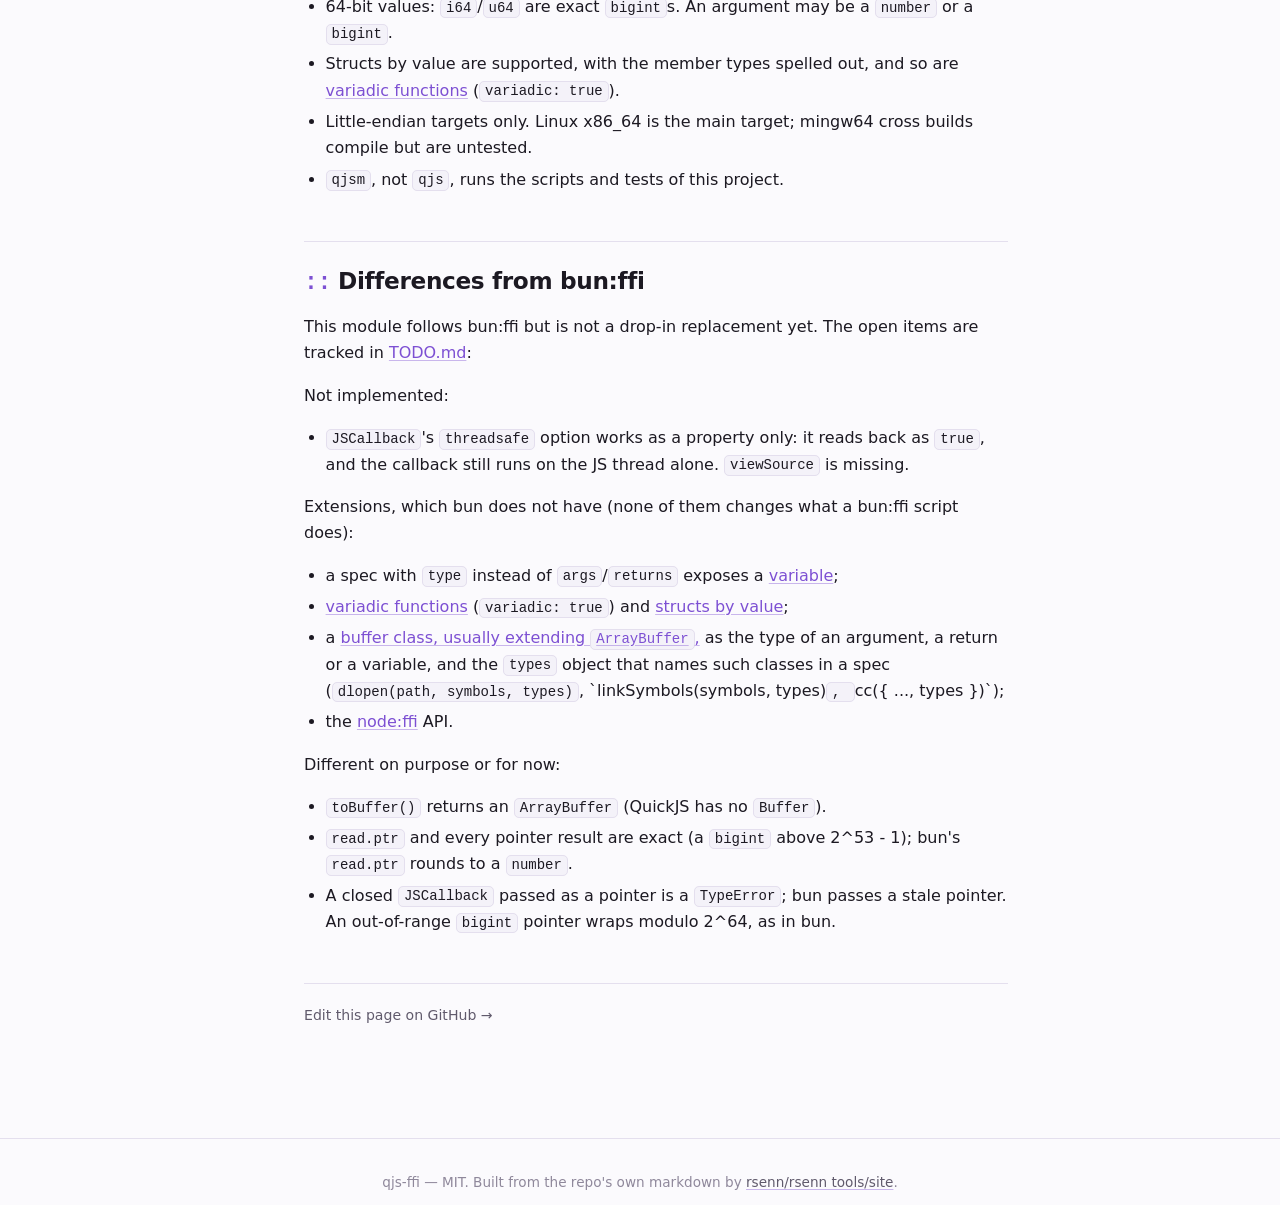
<file: docs/ffi.html>
<!doctype html>
<html lang="en">
<head>
<meta charset="utf-8">
<meta name="viewport" content="width=device-width, initial-scale=1">
<title>Foreign function interface — qjs-ffi</title>
<meta name="description" content="qjs-ffi — Call any C library from QuickJS. libffi and dlopen as a loadable QuickJS module: define C prototypes, call functions, pass callbacks, use ArrayBuffer classes as struct types, plus ready-made bindings for cairo, SDL2, freetype, libcurl and more.">
<link rel="stylesheet" href="../assets/base.css">
<link rel="stylesheet" href="../assets/theme.css">
<link rel="icon" href="../assets/favicon.svg" type="image/svg+xml">
<script>try{var t=localStorage.getItem('theme');if(t)document.documentElement.dataset.theme=t}catch(e){}</script>
</head>
<body class="has-sidebar" data-site="qjs-ffi" data-root="../">
<header class="topbar">
  <a class="brand" href="../index.html"><span class="mark">ffi</span> <span class="brand-name">qjs-ffi</span></a>
  <nav class="topnav">
    <a href="../getting-started.html">Get started</a>
    <a href="../docs/ffi.html">Overview</a>
    <a href="../docs/types.html">Types</a>
    <a href="../docs/c-compiler.html">C compiler</a>
    <a href="https://github.com/rsenn/qjs-ffi" target="_blank" rel="noopener">GitHub</a>
  </nav>
  <button class="themetoggle" type="button" aria-label="Toggle colour scheme">◐</button>
</header>
<div class="layout">
<aside class="sidebar"><div class="navgroup"><h3>Start here</h3><ul><li><a href="../getting-started.html">Getting started</a></li><li><a href="ffi.html" class="here">Overview</a></li></ul></div><div class="navgroup"><h3>Reference</h3><ul><li><a href="dlopen.html">Libraries and symbols</a></li><li><a href="types.html">Types and ABI</a></li><li><a href="c-function.html">CFunction</a></li><li><a href="js-callback.html">JSCallback</a></li><li><a href="pointers.html">Pointers and memory</a></li><li><a href="struct.html">Classes as types</a></li><li><a href="c-compiler.html">C compiler</a></li><li><a href="misc.html">Miscellaneous</a></li></ul></div><div class="navgroup"><h3>Tools</h3><ul><li><a href="gen-bindings.html">Generating bindings</a></li></ul></div><div class="navgroup"><h3>More</h3><ul><li><a href="node-ffi.html">node:ffi</a></li><li><a href="legacy.html">Legacy API</a></li><li><a href="internals/cxx-virtual-dispatch.html">Virtual dispatch</a></li></ul></div></aside>
<main class="doc">
<article><h1 id="foreign-function-interface"><a class="anchor" href="#foreign-function-interface" aria-hidden="true">#</a>Foreign function interface</h1>
<p><code>ffi</code> is a QuickJS module that loads shared libraries, calls their C
functions, hands JavaScript functions back to C as function pointers, and reads
native memory. Its API follows <a href="https://bun.com/docs/runtime/ffi" target="_blank" rel="noopener">bun:ffi</a>: a
symbol table passed to <code>dlopen()</code> gives directly callable functions, with no
name lookup at call time, and 64-bit integers are <code>BigInt</code>.</p>
<div class="codeblock" data-lang="js"><pre><code class="language-js"><span class="t-kw">import</span> { <span class="t-id">dlopen</span> } <span class="t-kw">from</span> <span class="t-str">'ffi'</span>;

<span class="t-kw">const</span> { <span class="t-id">symbols</span>, <span class="t-id">close</span> } <span class="t-op">=</span> <span class="t-fn">dlopen</span>(<span class="t-str">'libm.so.6'</span>, {
  <span class="t-id">pow</span><span class="t-op">:</span> { <span class="t-id">args</span><span class="t-op">:</span> [<span class="t-str">'f64'</span>, <span class="t-str">'f64'</span>], <span class="t-id">returns</span><span class="t-op">:</span> <span class="t-str">'f64'</span> },
  <span class="t-id">sqrt</span><span class="t-op">:</span> { <span class="t-id">args</span><span class="t-op">:</span> [<span class="t-str">'f64'</span>], <span class="t-id">returns</span><span class="t-op">:</span> <span class="t-str">'f64'</span> },
});

<span class="t-id">console</span>.<span class="t-fn">log</span>(<span class="t-id">symbols</span>.<span class="t-fn">pow</span>(<span class="t-num">2</span>, <span class="t-num">10</span>)); <span class="t-cm">// 1024</span>
<span class="t-id">console</span>.<span class="t-fn">log</span>(<span class="t-id">symbols</span>.<span class="t-fn">sqrt</span>(<span class="t-num">144</span>)); <span class="t-cm">// 12</span>
<span class="t-fn">close</span>();</code></pre></div>
<p>Everything is imported from <code>"ffi"</code>:</p>
<div class="codeblock" data-lang="js"><pre><code class="language-js"><span class="t-kw">import</span> { <span class="t-id">dlopen</span>, <span class="t-id">dlsym</span>, <span class="t-id">dlclose</span>, <span class="t-id">dlerror</span>, <span class="t-id">errno</span>,
         <span class="t-id">linkSymbols</span>, <span class="t-type">CFunction</span>, <span class="t-type">JSCallback</span>, <span class="t-id">cc</span>,
         <span class="t-id">ptr</span>, <span class="t-id">toBuffer</span>, <span class="t-id">toArrayBuffer</span>, <span class="t-id">toPointer</span>, <span class="t-id">toString</span>, <span class="t-id">read</span>, <span class="t-id">write</span>, <span class="t-type">CString</span>,
         <span class="t-type">FFIType</span>, <span class="t-id">suffix</span>, <span class="t-id">pointerSize</span>, <span class="t-type">JSContext</span>, <span class="t-id">debug</span>,
         <span class="t-type">RTLD_LAZY</span>, <span class="t-type">RTLD_NOW</span>, <span class="t-type">RTLD_GLOBAL</span>, <span class="t-type">RTLD_LOCAL</span>,
         <span class="t-type">RTLD_NODELETE</span>, <span class="t-type">RTLD_NOLOAD</span>, <span class="t-type">RTLD_DEEPBIND</span>,
         <span class="t-type">RTLD_DEFAULT</span>, <span class="t-type">RTLD_NEXT</span> } <span class="t-kw">from</span> <span class="t-str">'ffi'</span>;</code></pre></div>
<p>The module also has a default export, an object holding all of these (the same
values), as bun:ffi does: <code>import ffi from "ffi"; ffi.dlopen(...)</code>.</p>
<p><code>cc</code> exists only in a build with <code>ENABLE_TCC</code>, and the <code>RTLD_*</code> constants only
where the platform defines them. Run scripts with <code>qjsm</code>, see
<a href="../getting-started.html#installation">Installation</a>.</p>
<h2 id="contents"><a class="anchor" href="#contents" aria-hidden="true">#</a>Contents</h2>
<div class="tablewrap"><table><thead><tr><th>Page</th><th>What it covers</th></tr></thead><tbody><tr><td><a href="dlopen.html">Libraries and symbols</a></td><td><code>dlopen()</code>, <code>linkSymbols()</code>, <code>dlsym()</code>, <code>dlclose()</code>, <code>dlerror()</code>, <code>errno()</code>, <code>suffix</code>, <code>RTLD_*</code></td></tr><tr><td><a href="types.html">Types and ABI</a></td><td><code>FFIType</code> and its numbers, the type names, structs by value, ABI names</td></tr><tr><td><a href="c-function.html">CFunction</a></td><td>a function pointer as a callable function</td></tr><tr><td><a href="js-callback.html">JSCallback</a></td><td>a JavaScript function as a function pointer</td></tr><tr><td><a href="struct.html">Classes as types</a></td><td>a buffer class (usually extending <code>ArrayBuffer</code>) as a type in a spec</td></tr><tr><td><a href="pointers.html">Pointers and memory</a></td><td><code>ptr()</code>, <code>toArrayBuffer()</code>, <code>read</code>, <code>write</code>, <code>CString</code>, <code>toString()</code>, <code>toPointer()</code>, <code>pointerSize</code></td></tr><tr><td><a href="c-compiler.html">C compiler</a></td><td><code>cc()</code>: compile and run C from JavaScript</td></tr><tr><td><a href="misc.html">Miscellaneous</a></td><td><code>JSContext()</code>, <code>debug()</code></td></tr><tr><td><a href="gen-bindings.html">Generating bindings</a></td><td><code>tools/gen-bindings.js</code>, a binding generator for C and C++ headers</td></tr><tr><td><a href="legacy.html">Legacy API</a></td><td><code>define()</code> and <code>call()</code>, in the module <code>ffi/legacy.js</code></td></tr><tr><td><a href="node-ffi.html">node:ffi</a></td><td>the API of Node's <code>node:ffi</code> on top of <code>ffi</code>, in the module <code>node/ffi.js</code></td></tr></tbody></table></div>
<h2 id="usage"><a class="anchor" href="#usage" aria-hidden="true">#</a>Usage</h2>
<p><code>dlopen(path, symbols[, types])</code> opens a library and returns <code>{ symbols, close }</code>.
Each entry of the symbol table becomes a function (the optional third argument
is an object of <a href="struct.html#naming-a-class-types">classes</a> that a <code>"Point *"</code>
names):</p>
<div class="codeblock" data-lang="js"><pre><code class="language-js"><span class="t-kw">import</span> { <span class="t-id">dlopen</span>, <span class="t-type">FFIType</span>, <span class="t-id">suffix</span> } <span class="t-kw">from</span> <span class="t-str">'ffi'</span>;

<span class="t-kw">const</span> <span class="t-id">path</span> <span class="t-op">=</span> <span class="t-str">`libsqlite3.${suffix}`</span>;
<span class="t-kw">const</span> { <span class="t-id">symbols</span><span class="t-op">:</span> { <span class="t-id">sqlite3_libversion</span> } } <span class="t-op">=</span> <span class="t-fn">dlopen</span>(<span class="t-id">path</span>, {
  <span class="t-id">sqlite3_libversion</span><span class="t-op">:</span> {
    <span class="t-id">args</span><span class="t-op">:</span> [],
    <span class="t-id">returns</span><span class="t-op">:</span> <span class="t-type">FFIType</span>.<span class="t-prop">cstring</span>,
  },
});

<span class="t-id">console</span>.<span class="t-fn">log</span>(<span class="t-str">`SQLite 3 version: ${sqlite3_libversion()}`</span>);</code></pre></div>
<p><code>path</code> may be <code>null</code> to search the symbols already loaded into the process
(libc, and whatever the interpreter links). A missing library throws an <code>Error</code>
with <code>code: "ERR_DLOPEN_FAILED"</code>, a missing symbol a <code>TypeError</code>. See <a href="dlopen.html">Libraries and symbols</a>.</p>
<h2 id="types"><a class="anchor" href="#types" aria-hidden="true">#</a>Types</h2>
<p>A signature is <code>{ args: [...], returns }</code>, written with the names of
<a href="types.html">Types and ABI</a>: the sized integers <code>i8</code>..<code>u64</code>, <code>f32</code>, <code>f64</code>, <code>bool</code>,
<code>pointer</code>, <code>cstring</code>, <code>void</code> (return only) and C-style aliases such as <code>int</code> and
<code>double</code>, or the matching <code>FFIType</code> number (<code>FFIType.i32</code>, which is <code>5</code>). A struct
passed or returned by value is an array of member types.</p>
<div class="tablewrap"><table><thead><tr><th>Type</th><th>C type</th><th>JavaScript</th></tr></thead><tbody><tr><td><code>i8</code>..<code>i32</code>, <code>u8</code>..<code>u32</code></td><td><code>int8_t</code>..<code>uint32_t</code></td><td><code>number</code></td></tr><tr><td><code>i64</code>, <code>u64</code></td><td><code>int64_t</code>, <code>uint64_t</code></td><td><code>bigint</code></td></tr><tr><td><code>i64_fast</code>, <code>u64_fast</code></td><td><code>int64_t</code>, <code>uint64_t</code></td><td><code>number</code>, or an exact <code>bigint</code> past 2^53</td></tr><tr><td><code>f32</code>, <code>f64</code></td><td><code>float</code>, <code>double</code></td><td><code>number</code></td></tr><tr><td><code>bool</code></td><td><code>bool</code></td><td><code>boolean</code></td></tr><tr><td><code>pointer</code>, <code>ptr</code>, <code>function</code></td><td><code>void *</code></td><td><code>null</code>, <code>number</code> or <code>bigint</code></td></tr><tr><td><code>cstring</code></td><td><code>char *</code></td><td><code>string</code></td></tr></tbody></table></div>
<h2 id="function-pointers"><a class="anchor" href="#function-pointers" aria-hidden="true">#</a>Function pointers</h2>
<p><code>CFunction()</code> wraps a pointer you already have, for example from <code>dlsym()</code>:</p>
<div class="codeblock" data-lang="js"><pre><code class="language-js"><span class="t-kw">import</span> { <span class="t-id">dlsym</span>, <span class="t-type">CFunction</span>, <span class="t-type">RTLD_DEFAULT</span> } <span class="t-kw">from</span> <span class="t-str">'ffi'</span>;

<span class="t-kw">const</span> <span class="t-id">strdup</span> <span class="t-op">=</span> <span class="t-fn">CFunction</span>({
  <span class="t-id">ptr</span><span class="t-op">:</span> <span class="t-fn">dlsym</span>(<span class="t-type">RTLD_DEFAULT</span>, <span class="t-str">'strdup'</span>),
  <span class="t-id">args</span><span class="t-op">:</span> [<span class="t-str">'cstring'</span>],
  <span class="t-id">returns</span><span class="t-op">:</span> <span class="t-str">'cstring'</span>,
});

<span class="t-id">console</span>.<span class="t-fn">log</span>(<span class="t-fn">strdup</span>(<span class="t-str">'hello'</span>));</code></pre></div>
<p><code>linkSymbols()</code> is <code>dlopen()</code> without opening a library: every entry is
resolved from its own <code>ptr</code>, or else with <code>dlsym(RTLD_DEFAULT, name)</code>:</p>
<div class="codeblock" data-lang="js"><pre><code class="language-js"><span class="t-kw">import</span> { <span class="t-id">linkSymbols</span> } <span class="t-kw">from</span> <span class="t-str">'ffi'</span>;

<span class="t-kw">const</span> { <span class="t-id">symbols</span><span class="t-op">:</span> { <span class="t-id">gnu_get_libc_version</span> } } <span class="t-op">=</span> <span class="t-fn">linkSymbols</span>({
  <span class="t-id">gnu_get_libc_version</span><span class="t-op">:</span> { <span class="t-id">args</span><span class="t-op">:</span> [], <span class="t-id">returns</span><span class="t-op">:</span> <span class="t-str">'cstring'</span> },
});

<span class="t-id">console</span>.<span class="t-fn">log</span>(<span class="t-fn">gnu_get_libc_version</span>());</code></pre></div>
<p>See <a href="c-function.html">CFunction</a> and <a href="dlopen.html#linksymbols">Libraries and symbols</a>.</p>
<h2 id="callbacks"><a class="anchor" href="#callbacks" aria-hidden="true">#</a>Callbacks</h2>
<p><code>JSCallback</code> turns a JavaScript function into a native function pointer, which
<code>.ptr</code> gives, to pass to C:</p>
<div class="codeblock" data-lang="js"><pre><code class="language-js"><span class="t-kw">import</span> { <span class="t-type">JSCallback</span>, <span class="t-type">CFunction</span>, <span class="t-id">dlsym</span>, <span class="t-id">read</span>, <span class="t-type">RTLD_DEFAULT</span> } <span class="t-kw">from</span> <span class="t-str">'ffi'</span>;

<span class="t-kw">const</span> <span class="t-id">compare</span> <span class="t-op">=</span> <span class="t-kw">new</span> <span class="t-fn">JSCallback</span>((<span class="t-id">a</span>, <span class="t-id">b</span>) <span class="t-op">=&gt;</span> <span class="t-id">read</span>.<span class="t-fn">i32</span>(<span class="t-id">a</span>) <span class="t-op">-</span> <span class="t-id">read</span>.<span class="t-fn">i32</span>(<span class="t-id">b</span>), {
  <span class="t-id">args</span><span class="t-op">:</span> [<span class="t-str">'pointer'</span>, <span class="t-str">'pointer'</span>],
  <span class="t-id">returns</span><span class="t-op">:</span> <span class="t-str">'i32'</span>,
});

<span class="t-kw">const</span> <span class="t-id">qsort</span> <span class="t-op">=</span> <span class="t-fn">CFunction</span>({ <span class="t-id">ptr</span><span class="t-op">:</span> <span class="t-fn">dlsym</span>(<span class="t-type">RTLD_DEFAULT</span>, <span class="t-str">'qsort'</span>), <span class="t-id">args</span><span class="t-op">:</span> [<span class="t-str">'pointer'</span>, <span class="t-str">'u64'</span>, <span class="t-str">'u64'</span>, <span class="t-str">'pointer'</span>], <span class="t-id">returns</span><span class="t-op">:</span> <span class="t-str">'void'</span> });

<span class="t-kw">const</span> <span class="t-id">numbers</span> <span class="t-op">=</span> <span class="t-kw">new</span> <span class="t-fn">Int32Array</span>([<span class="t-num">5</span>, <span class="t-num">3</span>, <span class="t-num">9</span>, <span class="t-num">1</span>]);
<span class="t-fn">qsort</span>(<span class="t-id">numbers</span>, <span class="t-id">numbers</span>.<span class="t-prop">length</span>, <span class="t-num">4n</span>, <span class="t-id">compare</span>);
<span class="t-id">console</span>.<span class="t-fn">log</span>(<span class="t-id">numbers</span>); <span class="t-cm">// 1, 3, 5, 9</span>

<span class="t-id">compare</span>.<span class="t-fn">close</span>();</code></pre></div>
<p>Call <code>close()</code> when the callback is no longer needed. See
<a href="js-callback.html">JSCallback</a> for the details, including exceptions thrown by
the function.</p>
<h2 id="strings"><a class="anchor" href="#strings" aria-hidden="true">#</a>Strings</h2>
<p><code>cstring</code> converts at the boundary: a JavaScript string argument is encoded as
a NUL-terminated UTF-8 string for the duration of the call, and a <code>cstring</code>
result is decoded into a new JavaScript string. For a <code>char *</code> that you hold as
an address, <code>CString(ptr)</code> decodes it, and <code>toString(ptr, length)</code> decodes
an exact number of bytes. A <code>char *</code> type spelled that way is a plain pointer.
See <a href="pointers.html#cstring">Pointers and memory</a>.</p>
<h2 id="pointers"><a class="anchor" href="#pointers" aria-hidden="true">#</a>Pointers</h2>
<p>A pointer is <code>null</code>, a <code>number</code> (exact up to 2^53 - 1, which every user-space
address is), and a <code>bigint</code> above that. <code>ptr()</code> takes the address of an <code>ArrayBuffer</code> or typed
array, <code>toArrayBuffer()</code> makes an <code>ArrayBuffer</code> over memory at an address, and
<code>read</code> reads a value straight from an address:</p>
<div class="codeblock" data-lang="js"><pre><code class="language-js"><span class="t-kw">import</span> { <span class="t-id">ptr</span>, <span class="t-id">read</span>, <span class="t-id">toArrayBuffer</span> } <span class="t-kw">from</span> <span class="t-str">'ffi'</span>;

<span class="t-kw">const</span> <span class="t-id">bytes</span> <span class="t-op">=</span> <span class="t-kw">new</span> <span class="t-fn">Uint8Array</span>([<span class="t-num">1</span>, <span class="t-num">2</span>, <span class="t-num">3</span>, <span class="t-num">4</span>]);
<span class="t-kw">const</span> <span class="t-id">p</span> <span class="t-op">=</span> <span class="t-fn">ptr</span>(<span class="t-id">bytes</span>);

<span class="t-id">console</span>.<span class="t-fn">log</span>(<span class="t-id">read</span>.<span class="t-fn">u8</span>(<span class="t-id">p</span>, <span class="t-num">2</span>)); <span class="t-cm">// 3</span>
<span class="t-id">console</span>.<span class="t-fn">log</span>(<span class="t-id">read</span>.<span class="t-fn">u32</span>(<span class="t-id">p</span>, <span class="t-num">0</span>)); <span class="t-cm">// 67305985 (0x04030201)</span>

<span class="t-kw">const</span> <span class="t-id">view</span> <span class="t-op">=</span> <span class="t-kw">new</span> <span class="t-fn">Uint8Array</span>(<span class="t-fn">toArrayBuffer</span>(<span class="t-id">p</span>, <span class="t-num">1</span>, <span class="t-num">2</span>)); <span class="t-cm">// [2, 3], aliasing `bytes`</span></code></pre></div>
<p>See <a href="pointers.html">Pointers and memory</a>.</p>
<h2 id="compiling-c"><a class="anchor" href="#compiling-c" aria-hidden="true">#</a>Compiling C</h2>
<p><code>cc()</code> compiles C source in memory with TinyCC and returns its functions, with
the same signatures:</p>
<div class="codeblock" data-lang="js"><pre><code class="language-js"><span class="t-kw">import</span> { <span class="t-id">cc</span> } <span class="t-kw">from</span> <span class="t-str">'ffi'</span>;

<span class="t-kw">const</span> { <span class="t-id">symbols</span><span class="t-op">:</span> { <span class="t-id">hello</span> } } <span class="t-op">=</span> <span class="t-fn">cc</span>({
  <span class="t-id">source</span><span class="t-op">:</span> <span class="t-str">'hello.c'</span>,
  <span class="t-id">symbols</span><span class="t-op">:</span> { <span class="t-id">hello</span><span class="t-op">:</span> { <span class="t-id">args</span><span class="t-op">:</span> [], <span class="t-id">returns</span><span class="t-op">:</span> <span class="t-str">'int'</span> } },
});

<span class="t-id">console</span>.<span class="t-fn">log</span>(<span class="t-fn">hello</span>()); <span class="t-cm">// 42</span></code></pre></div>
<p>It needs a build with <code>-DENABLE_TCC=ON</code>. See <a href="c-compiler.html">C compiler</a>.</p>
<h2 id="memory-management"><a class="anchor" href="#memory-management" aria-hidden="true">#</a>Memory management</h2>
<p><code>ffi</code> does not manage native memory: whatever C allocates, you free, and a
pointer outlives nothing. In particular</p>
<ul>
<li><code>toArrayBuffer()</code> makes a view over the memory, not a copy. Keep the memory
alive while the buffer is used, <code>.slice(0)</code> the buffer to copy it, or pass a
native deallocator to be called when the buffer is garbage collected, see
<a href="pointers.html#toarraybuffer">Pointers and memory</a>.</li>
<li>A <code>JSCallback</code> pointer is valid until <code>close()</code>, even when nothing references
the object any more (a callback is never freed by the garbage collector).</li>
<li>After <code>dlopen()</code>'s <code>close()</code> the library's functions and data are gone.</li>
<li>A pointer derived from a <code>cstring</code> argument is valid only for that call.</li>
</ul>
<h2 id="notes"><a class="anchor" href="#notes" aria-hidden="true">#</a>Notes</h2>
<ul>
<li>64-bit values: <code>i64</code>/<code>u64</code> are exact <code>bigint</code>s. An argument may be a
<code>number</code> or a <code>bigint</code>.</li>
<li>Structs by value are supported, with the member types spelled out, and so are
<a href="c-function.html#variadic-functions">variadic functions</a> (<code>variadic: true</code>).</li>
<li>Little-endian targets only. Linux x86_64 is the main target; mingw64 cross
builds compile but are untested.</li>
<li><code>qjsm</code>, not <code>qjs</code>, runs the scripts and tests of this project.</li>
</ul>
<h2 id="differences-from-bunffi"><a class="anchor" href="#differences-from-bunffi" aria-hidden="true">#</a>Differences from bun:ffi</h2>
<p>This module follows bun:ffi but is not a drop-in replacement yet. The open
items are tracked in <a href="https://github.com/rsenn/qjs-ffi/blob/main/TODO.md#1-bunffi-differences-still-open" target="_blank" rel="noopener">TODO.md</a>:</p>
<p>Not implemented:</p>
<ul>
<li><code>JSCallback</code>'s <code>threadsafe</code> option works as a property only: it reads back as
<code>true</code>, and the callback still runs on the JS thread alone. <code>viewSource</code> is
missing.</li>
</ul>
<p>Extensions, which bun does not have (none of them changes what a bun:ffi
script does):</p>
<ul>
<li>a spec with <code>type</code> instead of <code>args</code>/<code>returns</code> exposes a
<a href="dlopen.html#variables">variable</a>;</li>
<li><a href="c-function.html#variadic-functions">variadic functions</a> (<code>variadic: true</code>) and
<a href="types.html#structs-by-value">structs by value</a>;</li>
<li>a <a href="struct.html">buffer class, usually extending <code>ArrayBuffer</code>,</a> as the type of an
argument, a return or a variable, and the <code>types</code> object that names such
classes in a spec (<code>dlopen(path, symbols, types)</code>, `linkSymbols(symbols,
types)<code>, </code>cc({ ..., types })`);</li>
<li>the <a href="node-ffi.html">node:ffi</a> API.</li>
</ul>
<p>Different on purpose or for now:</p>
<ul>
<li><code>toBuffer()</code> returns an <code>ArrayBuffer</code> (QuickJS has no <code>Buffer</code>).</li>
<li><code>read.ptr</code> and every pointer result are exact (a <code>bigint</code> above 2^53 - 1);
bun's <code>read.ptr</code> rounds to a <code>number</code>.</li>
<li>A closed <code>JSCallback</code> passed as a pointer is a <code>TypeError</code>; bun passes a stale
pointer. An out-of-range <code>bigint</code>
pointer wraps modulo 2^64, as in bun.</li>
</ul></article>
<p class="editlink"><a href="https://github.com/rsenn/qjs-ffi/blob/main/doc/ffi.md">Edit this page on GitHub →</a></p>
</main>
<nav class="toc"><h3>On this page</h3><ul><li class="lvl2"><a href="#contents">Contents</a></li><li class="lvl2"><a href="#usage">Usage</a></li><li class="lvl2"><a href="#types">Types</a></li><li class="lvl2"><a href="#function-pointers">Function pointers</a></li><li class="lvl2"><a href="#callbacks">Callbacks</a></li><li class="lvl2"><a href="#strings">Strings</a></li><li class="lvl2"><a href="#pointers">Pointers</a></li><li class="lvl2"><a href="#compiling-c">Compiling C</a></li><li class="lvl2"><a href="#memory-management">Memory management</a></li><li class="lvl2"><a href="#notes">Notes</a></li><li class="lvl2"><a href="#differences-from-bunffi">Differences from bun:ffi</a></li></ul></nav>
</div>
<footer class="sitefoot">
  <p>qjs-ffi — MIT. Built from the repo's own markdown by
     <a href="https://github.com/rsenn/rsenn/tree/main/tools/site">rsenn/rsenn tools/site</a>.</p>
</footer>
<script>
document.querySelector('.themetoggle').addEventListener('click', function () {
  var d = document.documentElement;
  var dark = d.dataset.theme ? d.dataset.theme === 'dark'
    : matchMedia('(prefers-color-scheme: dark)').matches;
  d.dataset.theme = dark ? 'light' : 'dark';
  try { localStorage.setItem('theme', d.dataset.theme); } catch (e) {}
});
</script>
</body>
</html>
</file>
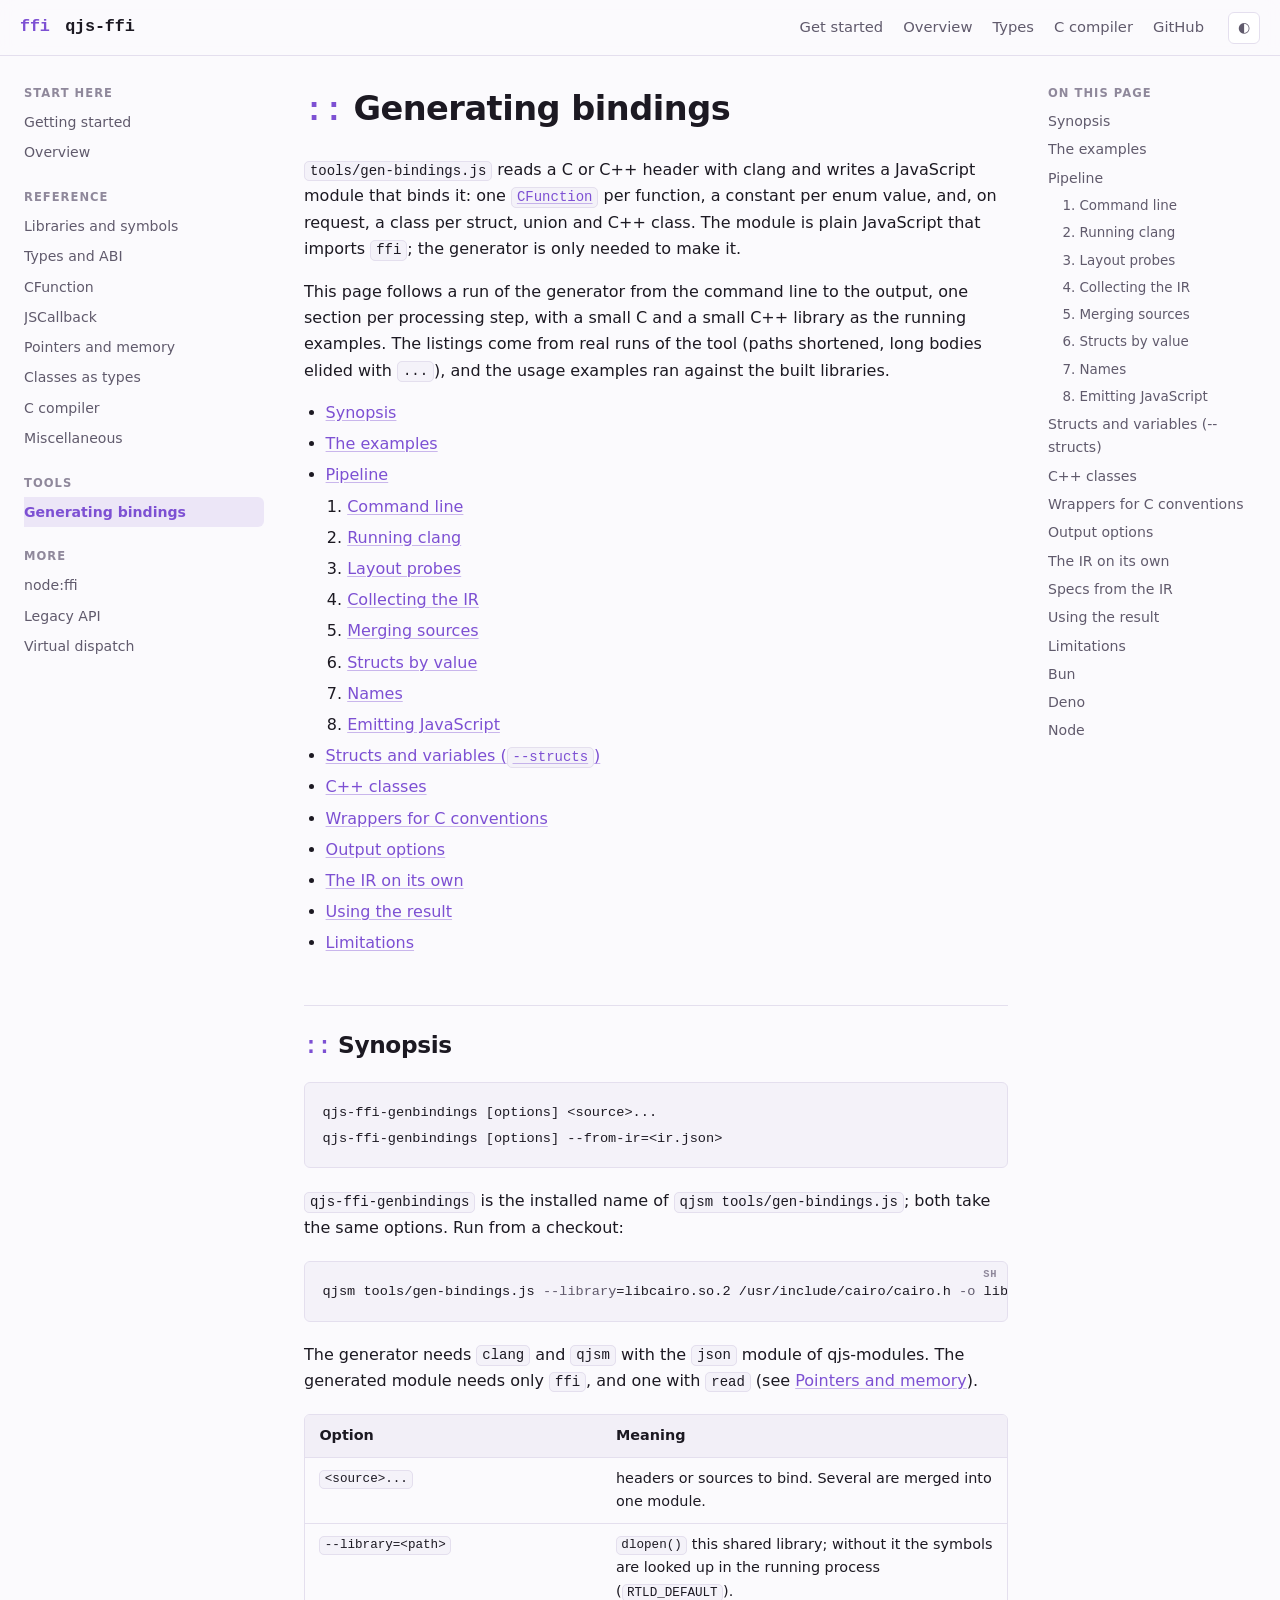
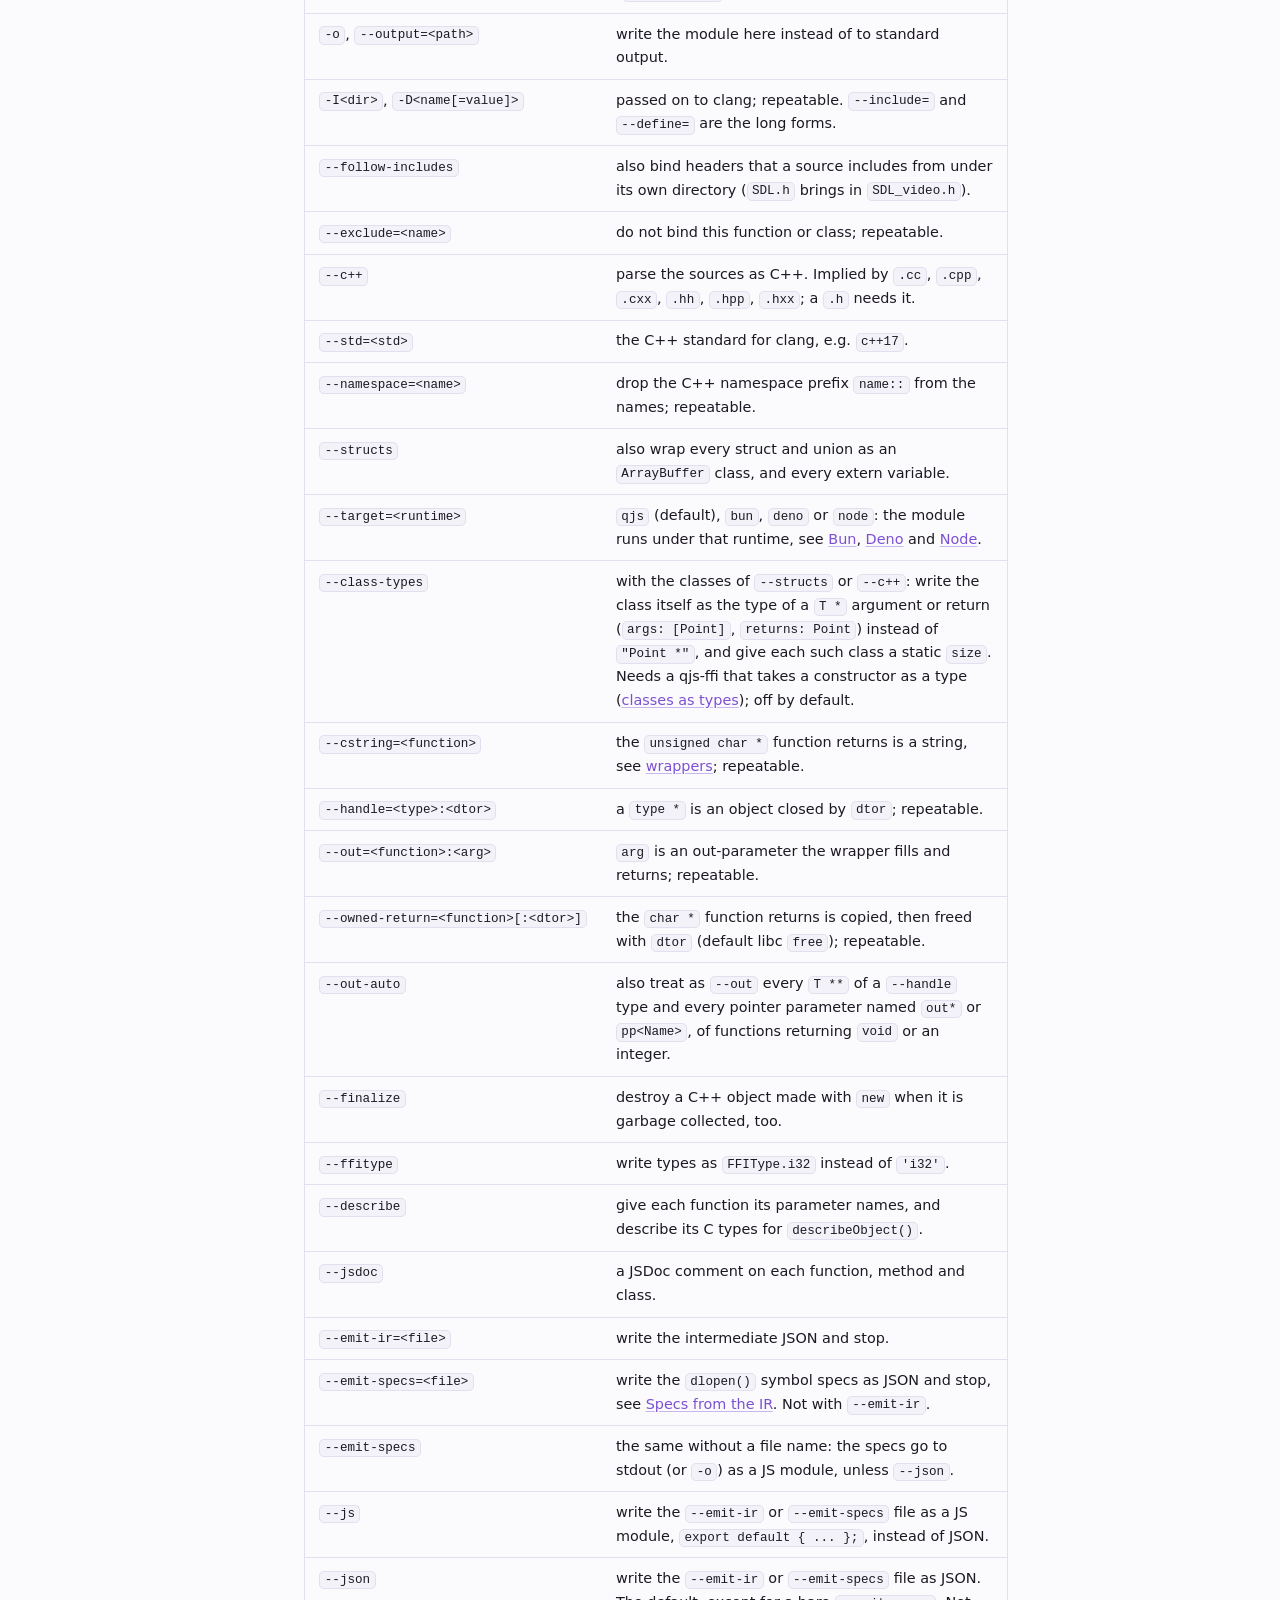
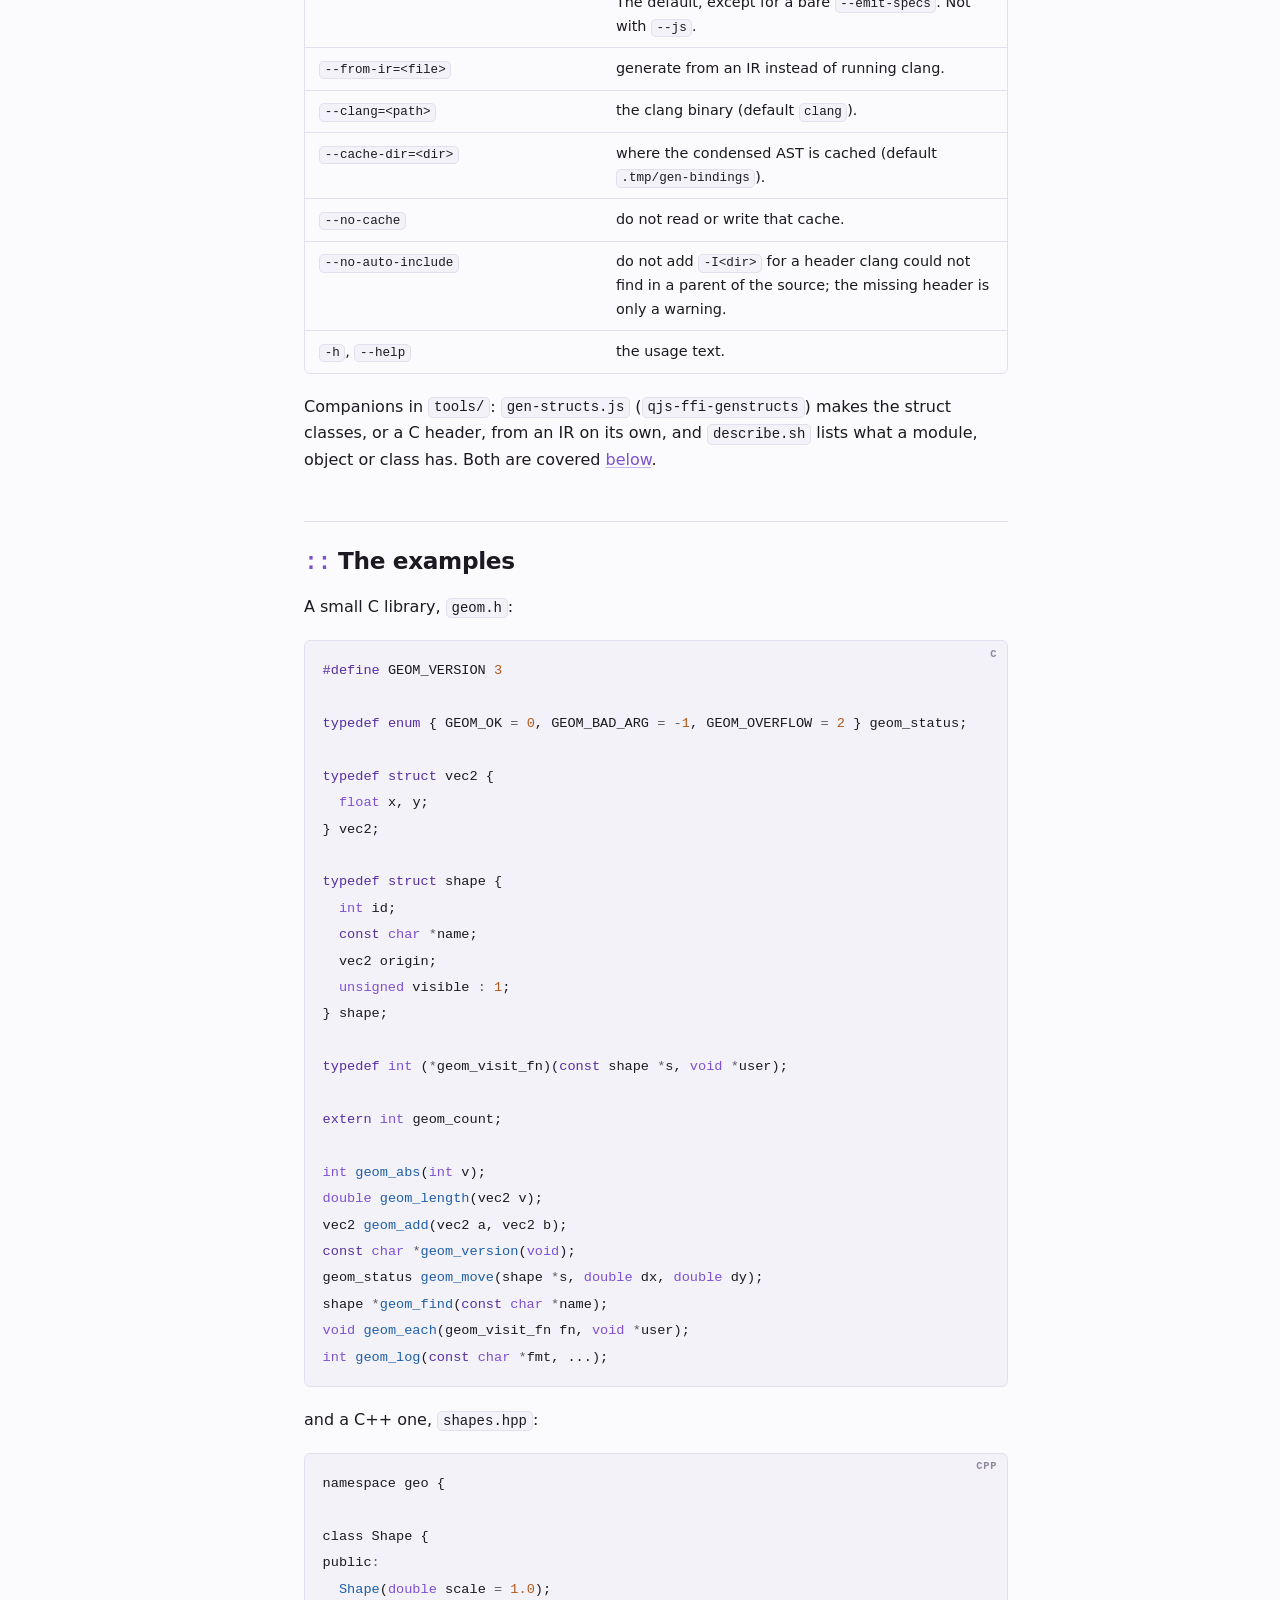
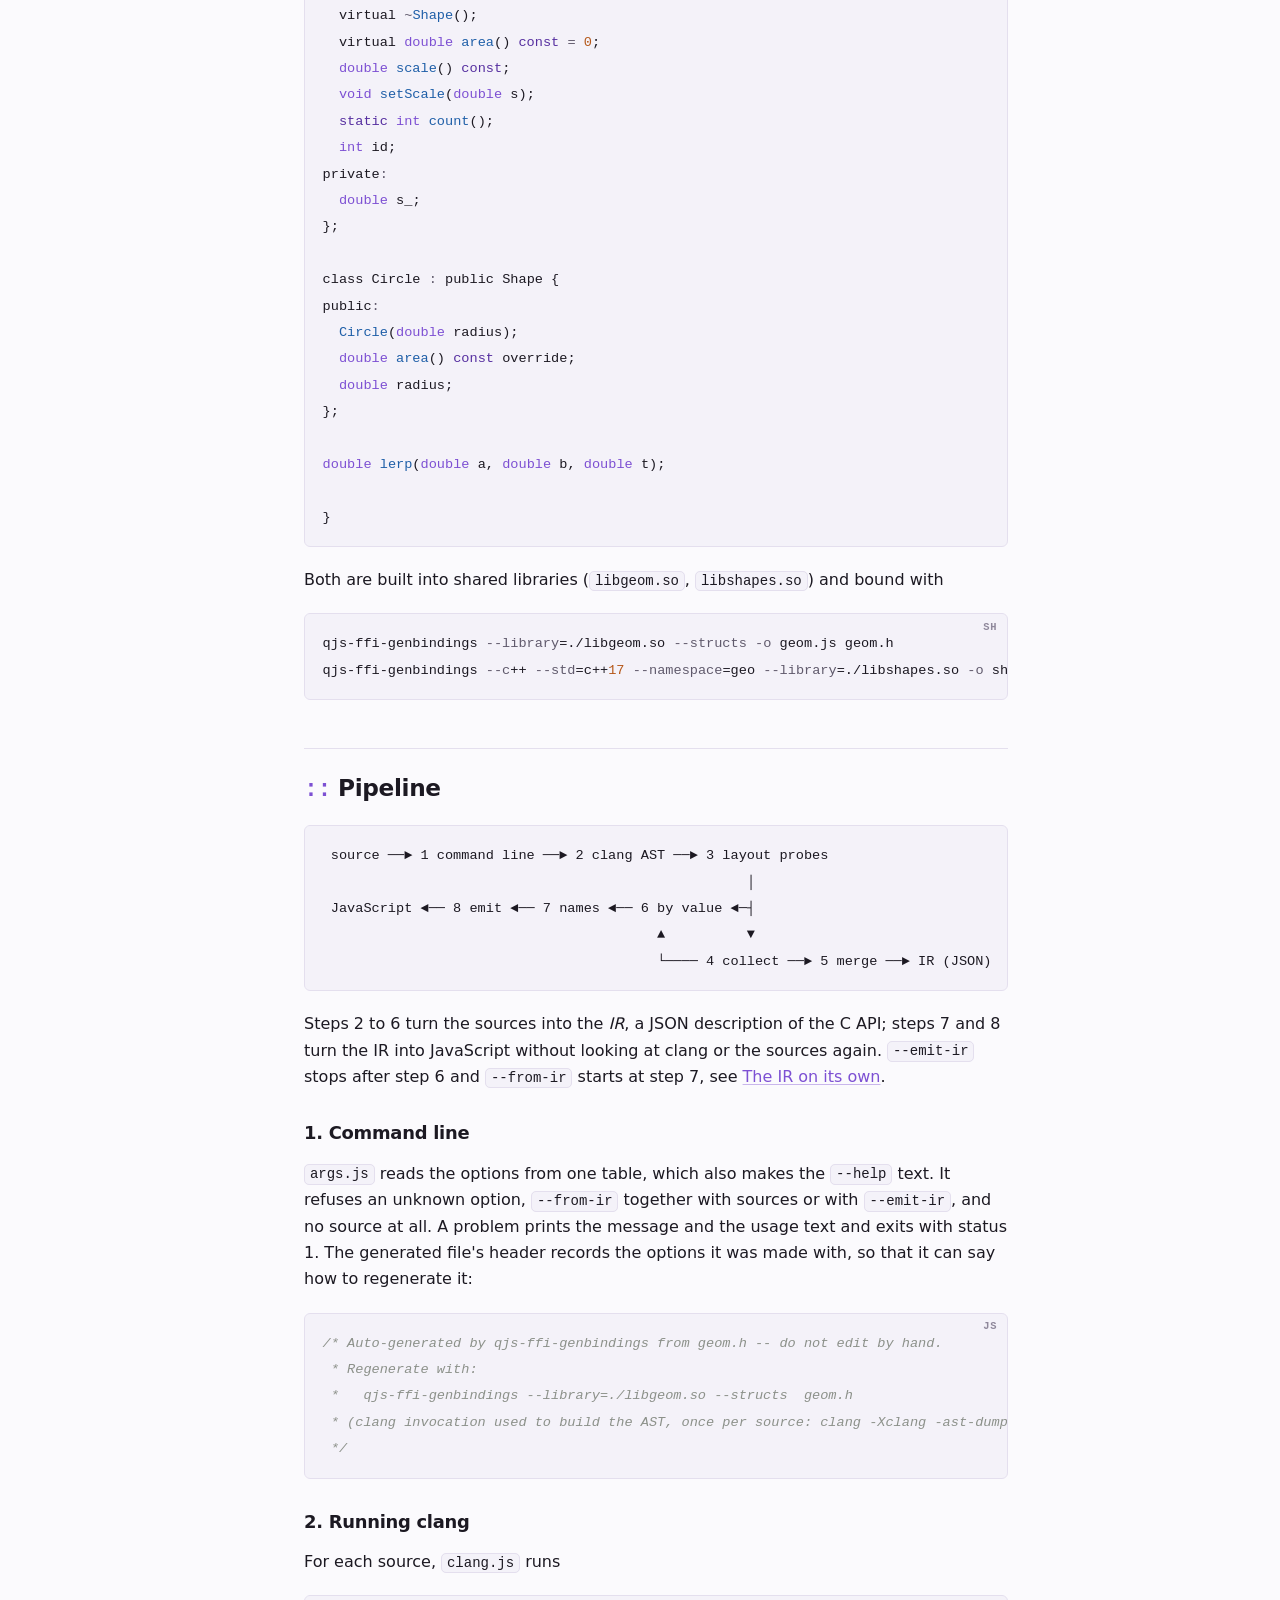
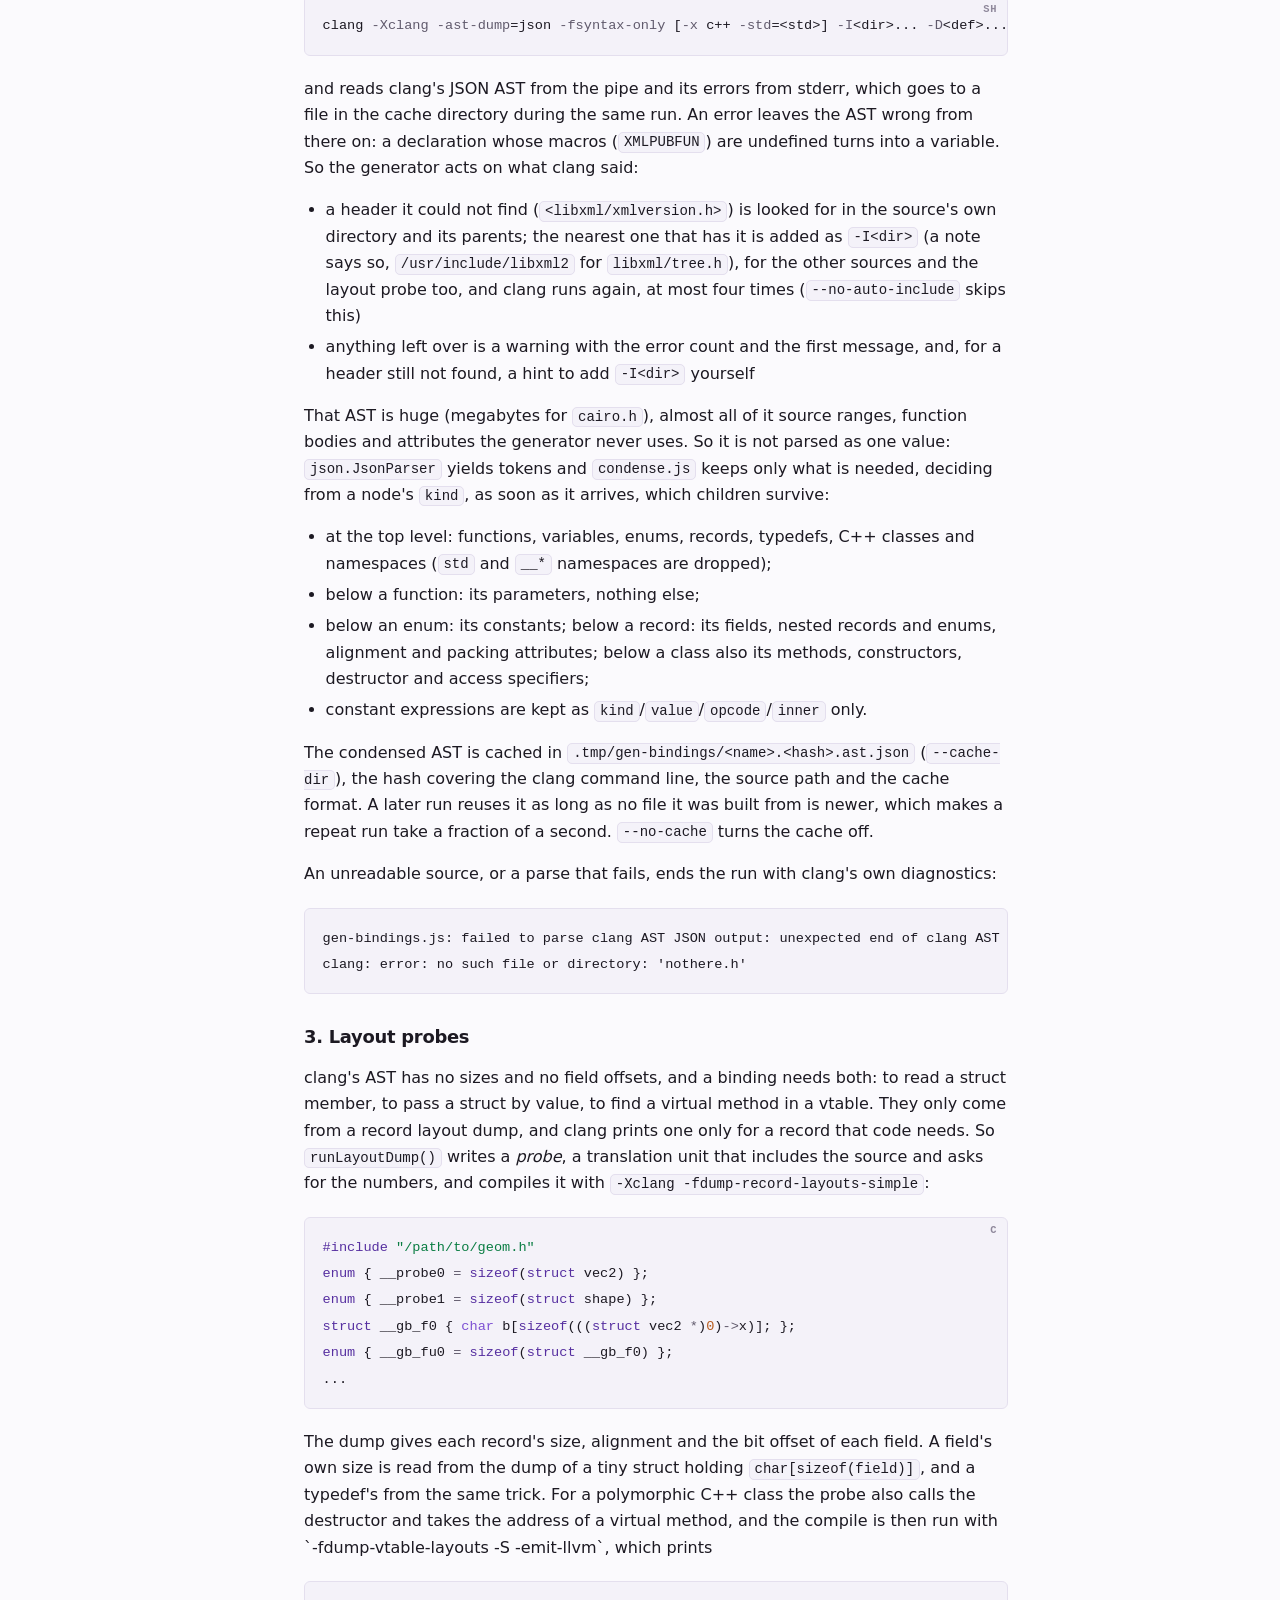
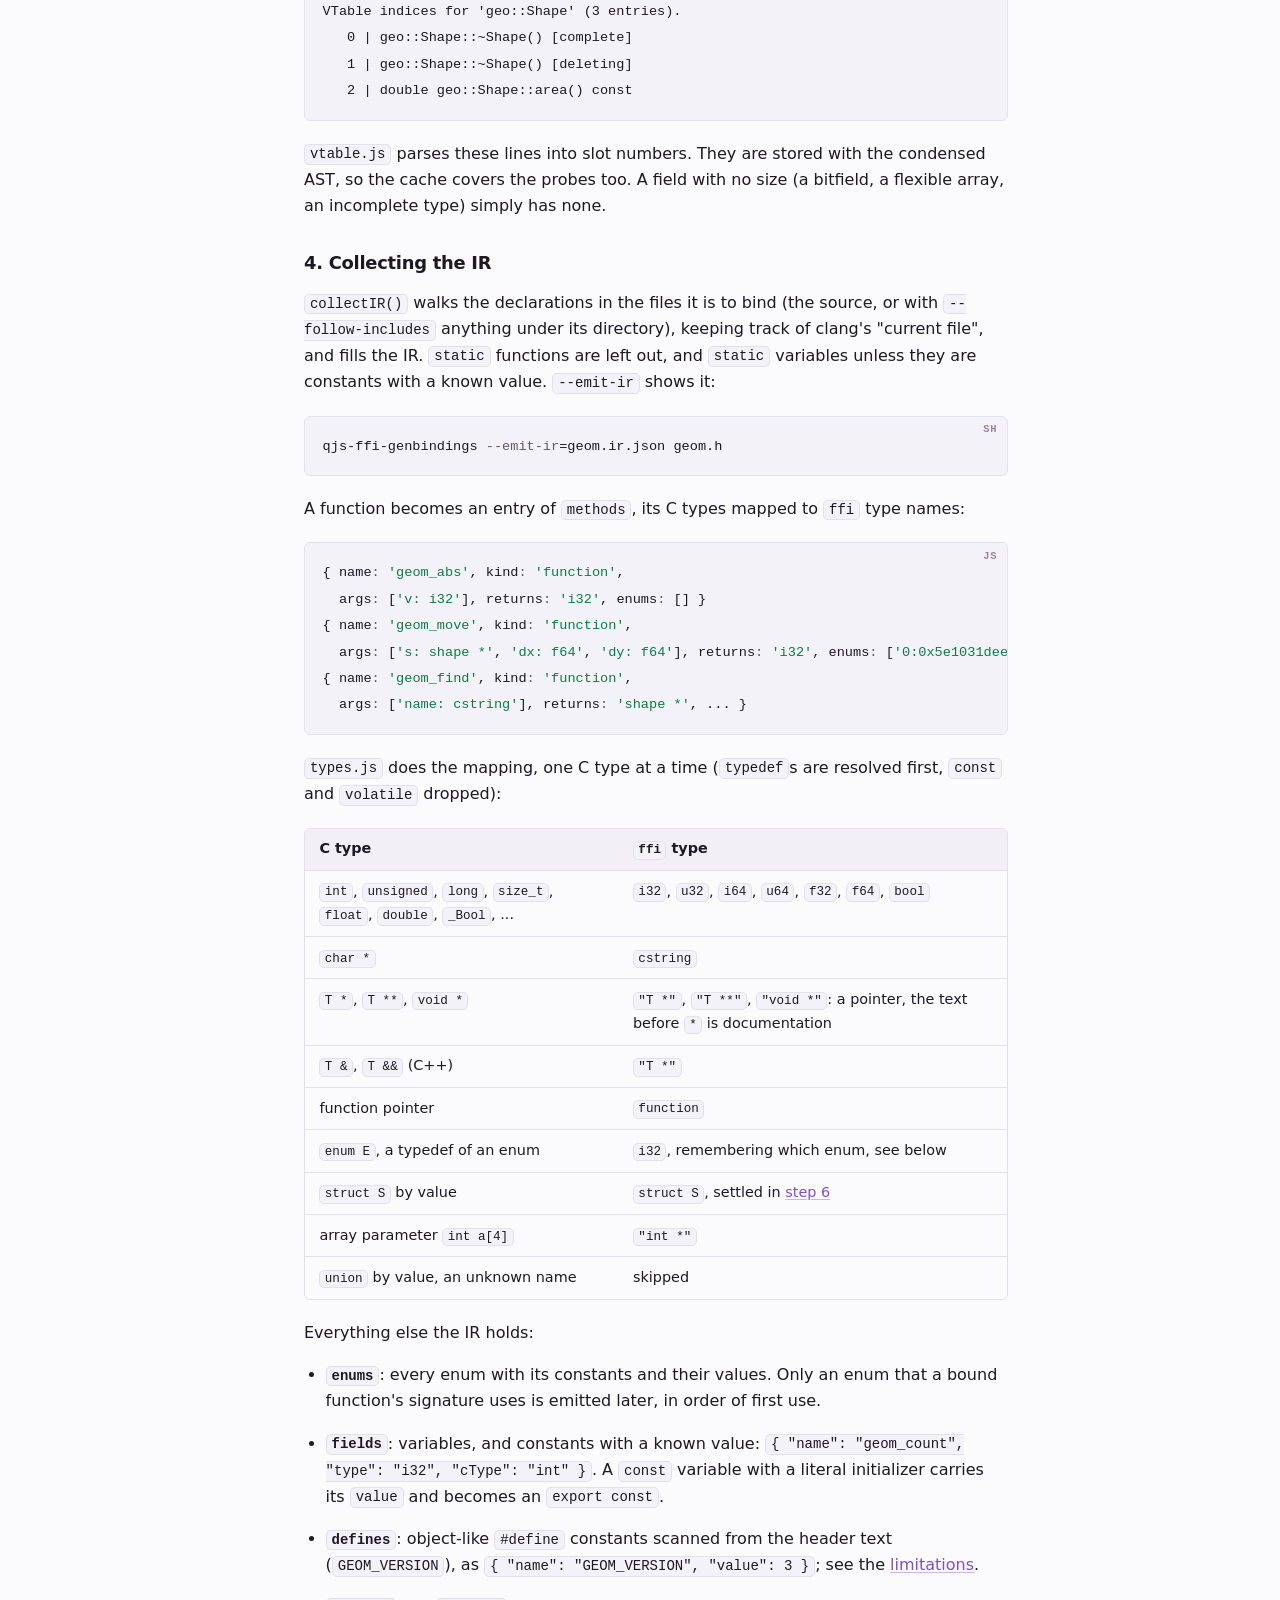
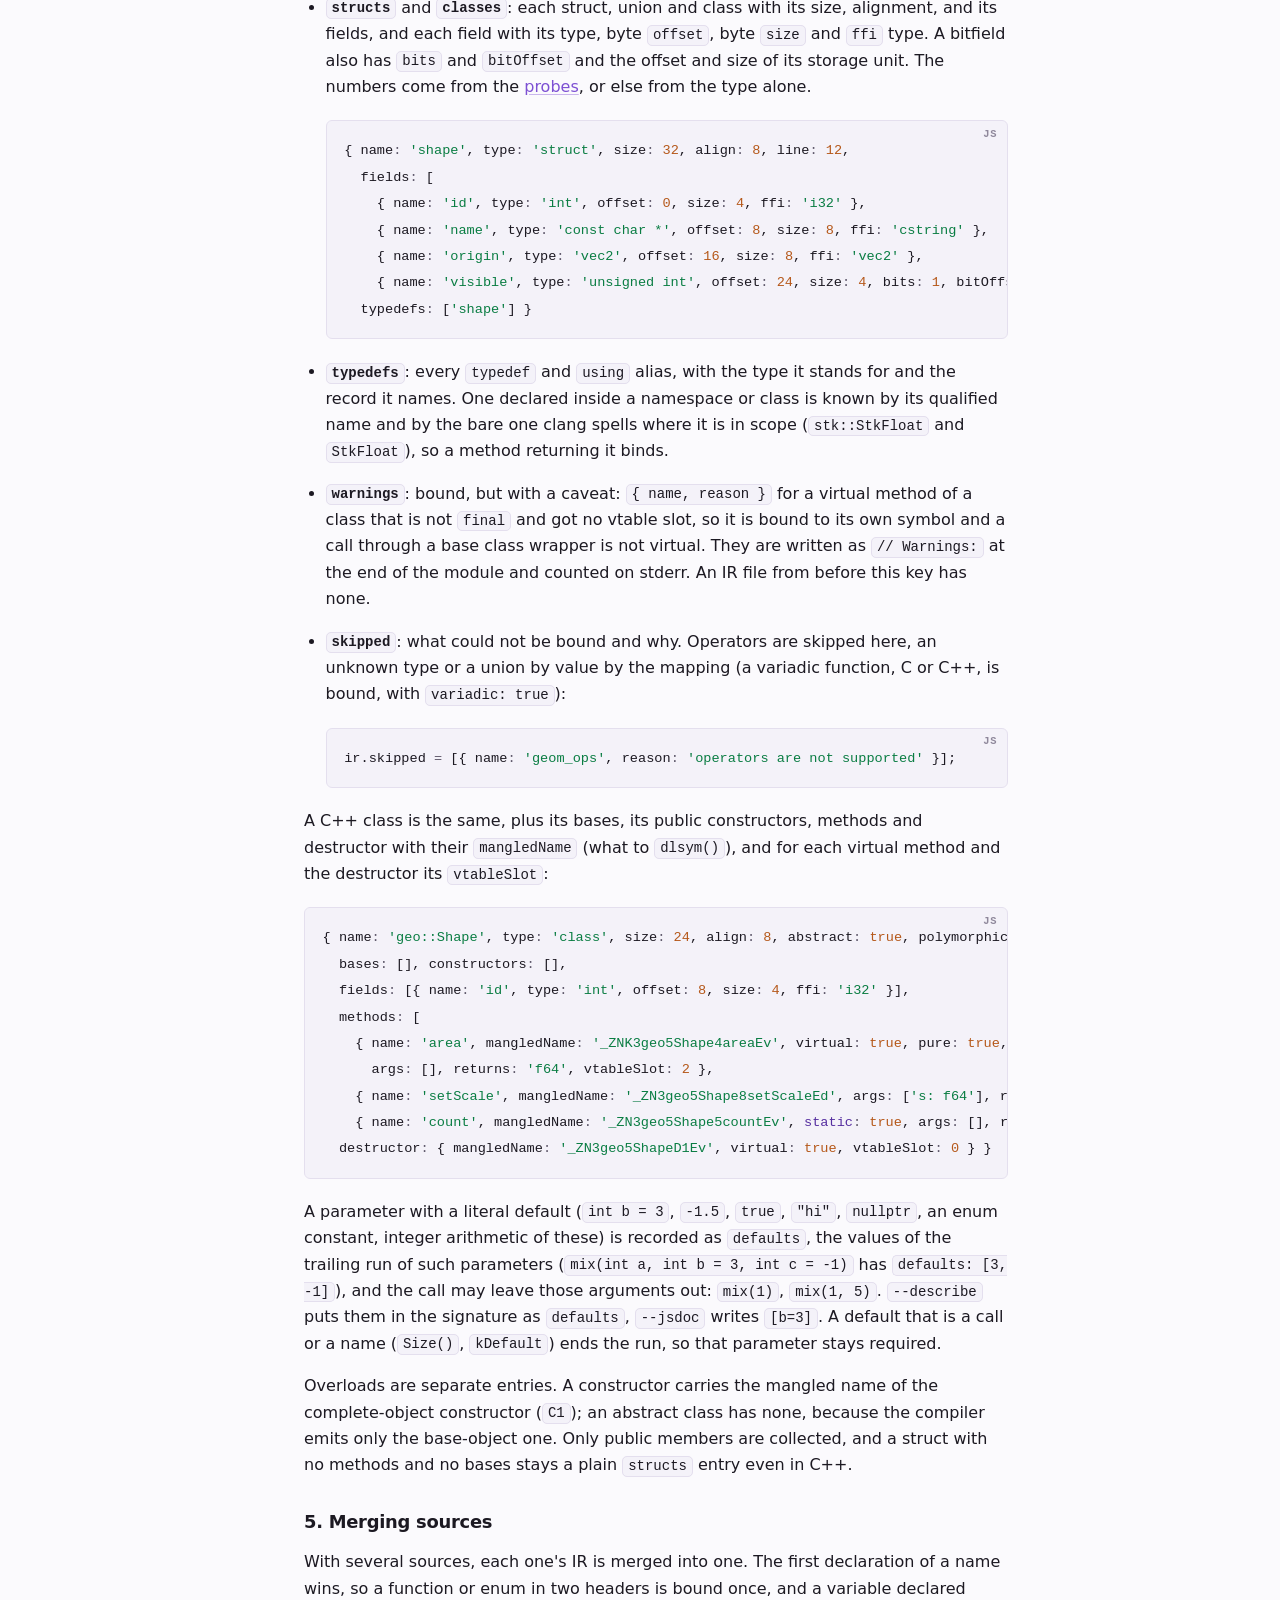
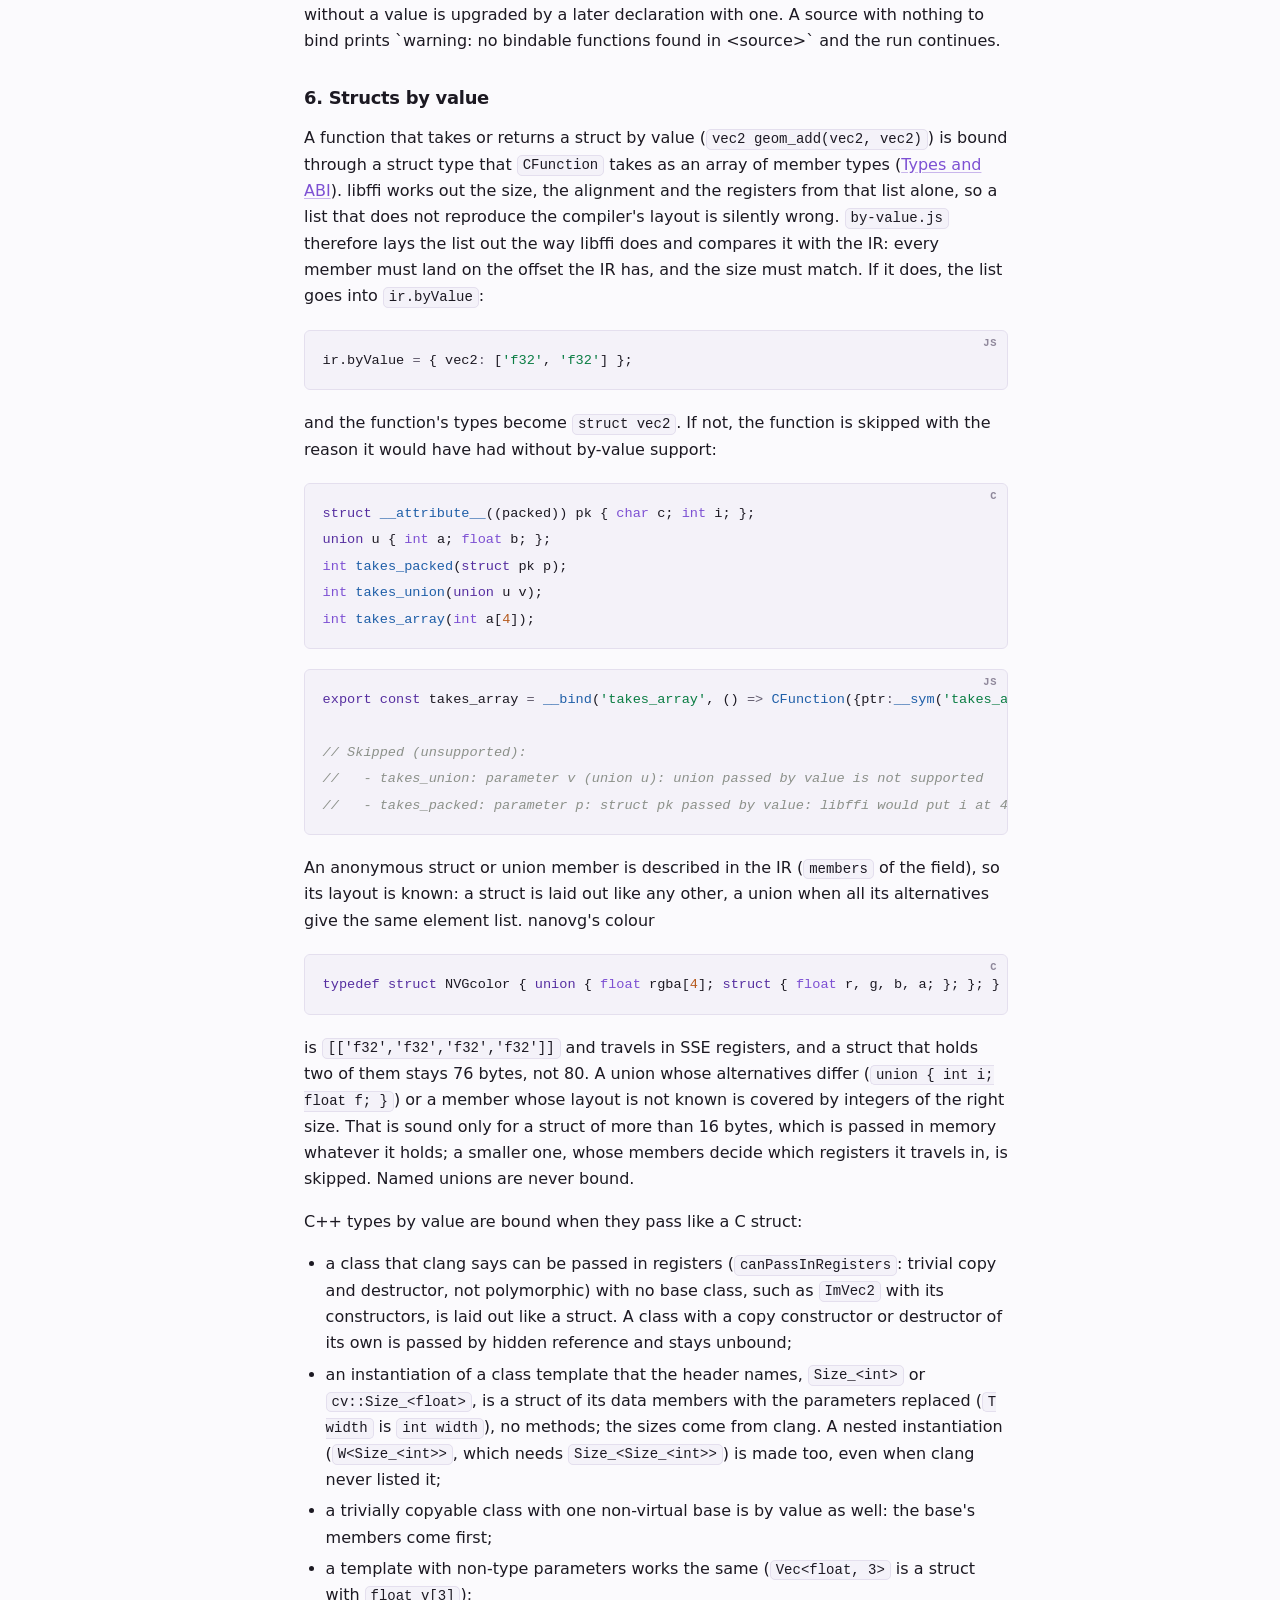
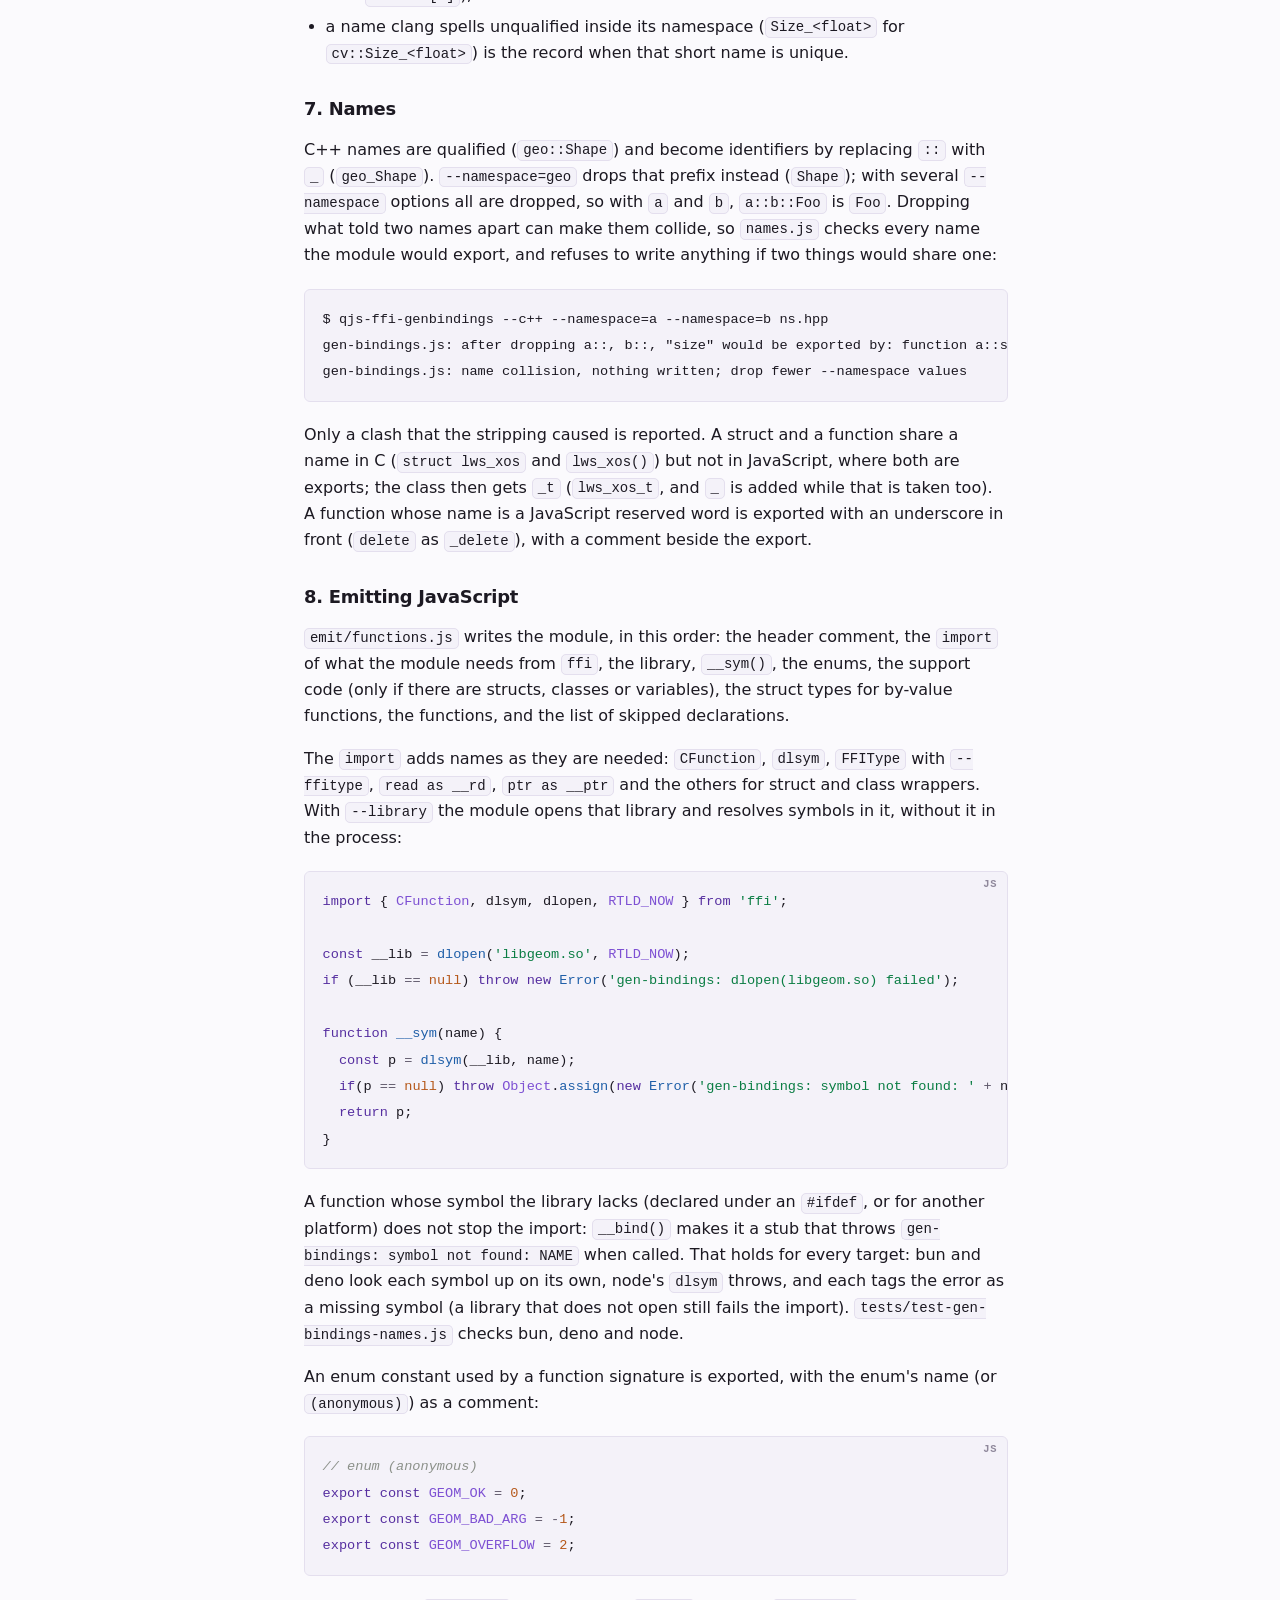
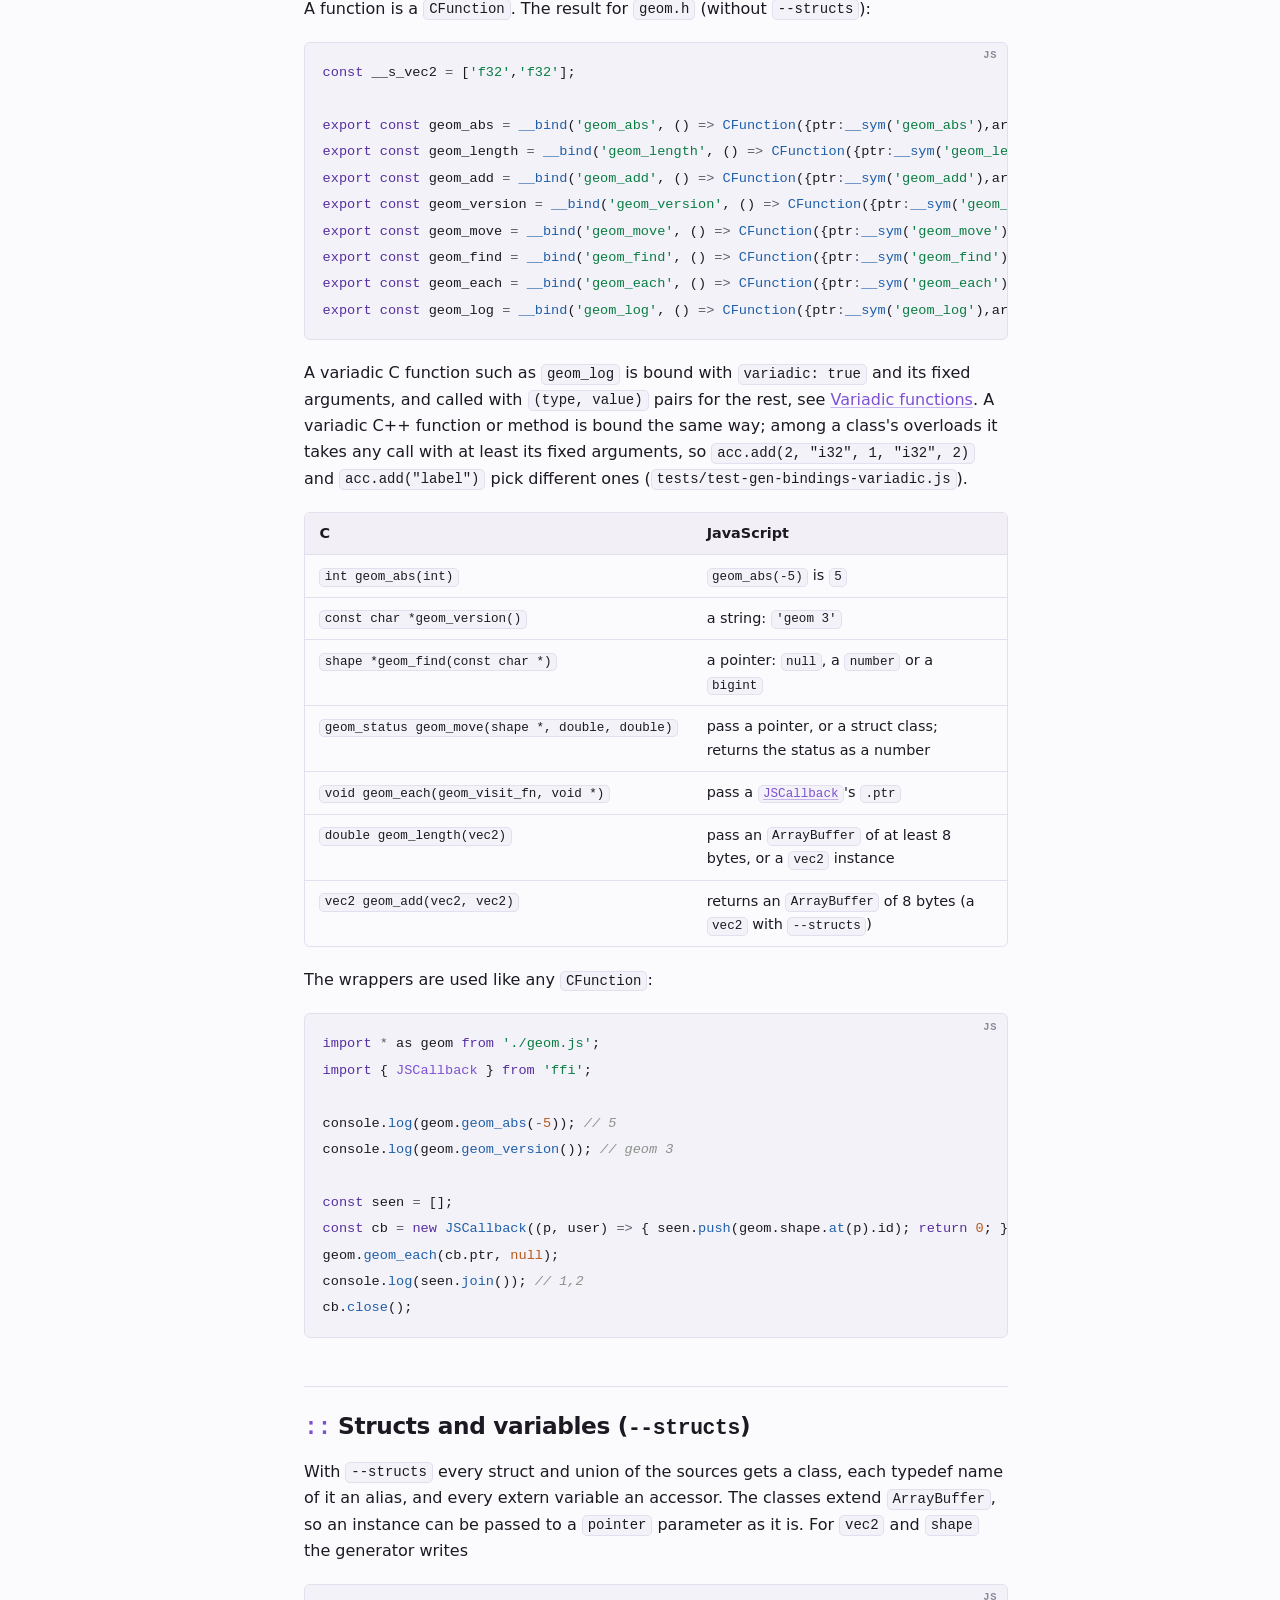
<file: docs/gen-bindings.html>
<!doctype html>
<html lang="en">
<head>
<meta charset="utf-8">
<meta name="viewport" content="width=device-width, initial-scale=1">
<title>Generating bindings — qjs-ffi</title>
<meta name="description" content="qjs-ffi — Call any C library from QuickJS. libffi and dlopen as a loadable QuickJS module: define C prototypes, call functions, pass callbacks, use ArrayBuffer classes as struct types, plus ready-made bindings for cairo, SDL2, freetype, libcurl and more.">
<link rel="stylesheet" href="../assets/base.css">
<link rel="stylesheet" href="../assets/theme.css">
<link rel="icon" href="../assets/favicon.svg" type="image/svg+xml">
<script>try{var t=localStorage.getItem('theme');if(t)document.documentElement.dataset.theme=t}catch(e){}</script>
</head>
<body class="has-sidebar" data-site="qjs-ffi" data-root="../">
<header class="topbar">
  <a class="brand" href="../index.html"><span class="mark">ffi</span> <span class="brand-name">qjs-ffi</span></a>
  <nav class="topnav">
    <a href="../getting-started.html">Get started</a>
    <a href="../docs/ffi.html">Overview</a>
    <a href="../docs/types.html">Types</a>
    <a href="../docs/c-compiler.html">C compiler</a>
    <a href="https://github.com/rsenn/qjs-ffi" target="_blank" rel="noopener">GitHub</a>
  </nav>
  <button class="themetoggle" type="button" aria-label="Toggle colour scheme">◐</button>
</header>
<div class="layout">
<aside class="sidebar"><div class="navgroup"><h3>Start here</h3><ul><li><a href="../getting-started.html">Getting started</a></li><li><a href="ffi.html">Overview</a></li></ul></div><div class="navgroup"><h3>Reference</h3><ul><li><a href="dlopen.html">Libraries and symbols</a></li><li><a href="types.html">Types and ABI</a></li><li><a href="c-function.html">CFunction</a></li><li><a href="js-callback.html">JSCallback</a></li><li><a href="pointers.html">Pointers and memory</a></li><li><a href="struct.html">Classes as types</a></li><li><a href="c-compiler.html">C compiler</a></li><li><a href="misc.html">Miscellaneous</a></li></ul></div><div class="navgroup"><h3>Tools</h3><ul><li><a href="gen-bindings.html" class="here">Generating bindings</a></li></ul></div><div class="navgroup"><h3>More</h3><ul><li><a href="node-ffi.html">node:ffi</a></li><li><a href="legacy.html">Legacy API</a></li><li><a href="internals/cxx-virtual-dispatch.html">Virtual dispatch</a></li></ul></div></aside>
<main class="doc">
<article><h1 id="generating-bindings"><a class="anchor" href="#generating-bindings" aria-hidden="true">#</a>Generating bindings</h1>
<p><code>tools/gen-bindings.js</code> reads a C or C++ header with clang and writes a
JavaScript module that binds it: one <a href="c-function.html"><code>CFunction</code></a> per function,
a constant per enum value, and, on request, a class per struct, union and C++
class. The module is plain JavaScript that imports <code>ffi</code>; the generator is only
needed to make it.</p>
<p>This page follows a run of the generator from the command line to the output,
one section per processing step, with a small C and a small C++ library as the
running examples. The listings come from real runs of the tool (paths
shortened, long bodies elided with <code>...</code>), and the usage examples ran against
the built libraries.</p>
<ul>
<li><a href="#synopsis">Synopsis</a></li>
<li><a href="#the-examples">The examples</a></li>
<li><a href="#pipeline">Pipeline</a>
<ol>
<li><a href="#1-command-line">Command line</a></li>
<li><a href="#2-running-clang">Running clang</a></li>
<li><a href="#3-layout-probes">Layout probes</a></li>
<li><a href="#4-collecting-the-ir">Collecting the IR</a></li>
<li><a href="#5-merging-sources">Merging sources</a></li>
<li><a href="#6-structs-by-value">Structs by value</a></li>
<li><a href="#7-names">Names</a></li>
<li><a href="#8-emitting-javascript">Emitting JavaScript</a></li>
</ol></li>
<li><a href="#structs-and-variables---structs">Structs and variables (<code>--structs</code>)</a></li>
<li><a href="#c-classes">C++ classes</a></li>
<li><a href="#wrappers-for-c-conventions">Wrappers for C conventions</a></li>
<li><a href="#output-options">Output options</a></li>
<li><a href="#the-ir-on-its-own">The IR on its own</a></li>
<li><a href="#using-the-result">Using the result</a></li>
<li><a href="#limitations">Limitations</a></li>
</ul>
<h2 id="synopsis"><a class="anchor" href="#synopsis" aria-hidden="true">#</a>Synopsis</h2>
<div class="codeblock"><pre><code>qjs-ffi-genbindings [options] &lt;source&gt;...
qjs-ffi-genbindings [options] --from-ir=&lt;ir.json&gt;</code></pre></div>
<p><code>qjs-ffi-genbindings</code> is the installed name of <code>qjsm tools/gen-bindings.js</code>;
both take the same options. Run from a checkout:</p>
<div class="codeblock" data-lang="sh"><pre><code class="language-sh"><span class="t-id">qjsm</span> <span class="t-id">tools</span>/<span class="t-id">gen-bindings.js</span> <span class="t-op">--library</span>=<span class="t-id">libcairo.so.2</span> /<span class="t-id">usr</span>/<span class="t-id">include</span>/<span class="t-id">cairo</span>/<span class="t-id">cairo.h</span> <span class="t-op">-o</span> <span class="t-id">lib</span>/<span class="t-id">bindings</span>/<span class="t-id">cairo.js</span></code></pre></div>
<p>The generator needs <code>clang</code> and <code>qjsm</code> with the <code>json</code> module of qjs-modules.
The generated module needs only <code>ffi</code>, and one with <code>read</code> (see
<a href="pointers.html#read">Pointers and memory</a>).</p>
<div class="tablewrap"><table><thead><tr><th>Option</th><th>Meaning</th></tr></thead><tbody><tr><td><code>&lt;source&gt;...</code></td><td>headers or sources to bind. Several are merged into one module.</td></tr><tr><td><code>--library=&lt;path&gt;</code></td><td><code>dlopen()</code> this shared library; without it the symbols are looked up in the running process (<code>RTLD_DEFAULT</code>).</td></tr><tr><td><code>-o</code>, <code>--output=&lt;path&gt;</code></td><td>write the module here instead of to standard output.</td></tr><tr><td><code>-I&lt;dir&gt;</code>, <code>-D&lt;name[=value]&gt;</code></td><td>passed on to clang; repeatable. <code>--include=</code> and <code>--define=</code> are the long forms.</td></tr><tr><td><code>--follow-includes</code></td><td>also bind headers that a source includes from under its own directory (<code>SDL.h</code> brings in <code>SDL_video.h</code>).</td></tr><tr><td><code>--exclude=&lt;name&gt;</code></td><td>do not bind this function or class; repeatable.</td></tr><tr><td><code>--c++</code></td><td>parse the sources as C++. Implied by <code>.cc</code>, <code>.cpp</code>, <code>.cxx</code>, <code>.hh</code>, <code>.hpp</code>, <code>.hxx</code>; a <code>.h</code> needs it.</td></tr><tr><td><code>--std=&lt;std&gt;</code></td><td>the C++ standard for clang, e.g. <code>c++17</code>.</td></tr><tr><td><code>--namespace=&lt;name&gt;</code></td><td>drop the C++ namespace prefix <code>name::</code> from the names; repeatable.</td></tr><tr><td><code>--structs</code></td><td>also wrap every struct and union as an <code>ArrayBuffer</code> class, and every extern variable.</td></tr><tr><td><code>--target=&lt;runtime&gt;</code></td><td><code>qjs</code> (default), <code>bun</code>, <code>deno</code> or <code>node</code>: the module runs under that runtime, see <a href="#bun">Bun</a>, <a href="#deno">Deno</a> and <a href="#node">Node</a>.</td></tr><tr><td><code>--class-types</code></td><td>with the classes of <code>--structs</code> or <code>--c++</code>: write the class itself as the type of a <code>T *</code> argument or return (<code>args: [Point]</code>, <code>returns: Point</code>) instead of <code>"Point *"</code>, and give each such class a static <code>size</code>. Needs a qjs-ffi that takes a constructor as a type (<a href="struct.html">classes as types</a>); off by default.</td></tr><tr><td><code>--cstring=&lt;function&gt;</code></td><td>the <code>unsigned char *</code> function returns is a string, see <a href="#wrappers-for-c-conventions">wrappers</a>; repeatable.</td></tr><tr><td><code>--handle=&lt;type&gt;:&lt;dtor&gt;</code></td><td>a <code>type *</code> is an object closed by <code>dtor</code>; repeatable.</td></tr><tr><td><code>--out=&lt;function&gt;:&lt;arg&gt;</code></td><td><code>arg</code> is an out-parameter the wrapper fills and returns; repeatable.</td></tr><tr><td><code>--owned-return=&lt;function&gt;[:&lt;dtor&gt;]</code></td><td>the <code>char *</code> function returns is copied, then freed with <code>dtor</code> (default libc <code>free</code>); repeatable.</td></tr><tr><td><code>--out-auto</code></td><td>also treat as <code>--out</code> every <code>T **</code> of a <code>--handle</code> type and every pointer parameter named <code>out*</code> or <code>pp&lt;Name&gt;</code>, of functions returning <code>void</code> or an integer.</td></tr><tr><td><code>--finalize</code></td><td>destroy a C++ object made with <code>new</code> when it is garbage collected, too.</td></tr><tr><td><code>--ffitype</code></td><td>write types as <code>FFIType.i32</code> instead of <code>'i32'</code>.</td></tr><tr><td><code>--describe</code></td><td>give each function its parameter names, and describe its C types for <code>describeObject()</code>.</td></tr><tr><td><code>--jsdoc</code></td><td>a JSDoc comment on each function, method and class.</td></tr><tr><td><code>--emit-ir=&lt;file&gt;</code></td><td>write the intermediate JSON and stop.</td></tr><tr><td><code>--emit-specs=&lt;file&gt;</code></td><td>write the <code>dlopen()</code> symbol specs as JSON and stop, see <a href="#specs-from-the-ir">Specs from the IR</a>. Not with <code>--emit-ir</code>.</td></tr><tr><td><code>--emit-specs</code></td><td>the same without a file name: the specs go to stdout (or <code>-o</code>) as a JS module, unless <code>--json</code>.</td></tr><tr><td><code>--js</code></td><td>write the <code>--emit-ir</code> or <code>--emit-specs</code> file as a JS module, <code>export default { ... };</code>, instead of JSON.</td></tr><tr><td><code>--json</code></td><td>write the <code>--emit-ir</code> or <code>--emit-specs</code> file as JSON. The default, except for a bare <code>--emit-specs</code>. Not with <code>--js</code>.</td></tr><tr><td><code>--from-ir=&lt;file&gt;</code></td><td>generate from an IR instead of running clang.</td></tr><tr><td><code>--clang=&lt;path&gt;</code></td><td>the clang binary (default <code>clang</code>).</td></tr><tr><td><code>--cache-dir=&lt;dir&gt;</code></td><td>where the condensed AST is cached (default <code>.tmp/gen-bindings</code>).</td></tr><tr><td><code>--no-cache</code></td><td>do not read or write that cache.</td></tr><tr><td><code>--no-auto-include</code></td><td>do not add <code>-I&lt;dir&gt;</code> for a header clang could not find in a parent of the source; the missing header is only a warning.</td></tr><tr><td><code>-h</code>, <code>--help</code></td><td>the usage text.</td></tr></tbody></table></div>
<p>Companions in <code>tools/</code>: <code>gen-structs.js</code> (<code>qjs-ffi-genstructs</code>) makes the struct
classes, or a C header, from an IR on its own, and <code>describe.sh</code> lists
what a module, object or class has. Both are covered
<a href="#the-ir-on-its-own">below</a>.</p>
<h2 id="the-examples"><a class="anchor" href="#the-examples" aria-hidden="true">#</a>The examples</h2>
<p>A small C library, <code>geom.h</code>:</p>
<div class="codeblock" data-lang="c"><pre><code class="language-c"><span class="t-pre">#define</span> <span class="t-id">GEOM_VERSION</span> <span class="t-num">3</span>

<span class="t-kw">typedef</span> <span class="t-kw">enum</span> { <span class="t-id">GEOM_OK</span> <span class="t-op">=</span> <span class="t-num">0</span>, <span class="t-id">GEOM_BAD_ARG</span> <span class="t-op">=</span> <span class="t-op">-</span><span class="t-num">1</span>, <span class="t-id">GEOM_OVERFLOW</span> <span class="t-op">=</span> <span class="t-num">2</span> } <span class="t-id">geom_status</span>;

<span class="t-kw">typedef</span> <span class="t-kw">struct</span> <span class="t-id">vec2</span> {
  <span class="t-type">float</span> <span class="t-id">x</span>, <span class="t-id">y</span>;
} <span class="t-id">vec2</span>;

<span class="t-kw">typedef</span> <span class="t-kw">struct</span> <span class="t-id">shape</span> {
  <span class="t-type">int</span> <span class="t-id">id</span>;
  <span class="t-kw">const</span> <span class="t-type">char</span> <span class="t-op">*</span><span class="t-id">name</span>;
  <span class="t-id">vec2</span> <span class="t-id">origin</span>;
  <span class="t-type">unsigned</span> <span class="t-id">visible</span> <span class="t-op">:</span> <span class="t-num">1</span>;
} <span class="t-id">shape</span>;

<span class="t-kw">typedef</span> <span class="t-type">int</span> (<span class="t-op">*</span><span class="t-id">geom_visit_fn</span>)(<span class="t-kw">const</span> <span class="t-id">shape</span> <span class="t-op">*</span><span class="t-id">s</span>, <span class="t-type">void</span> <span class="t-op">*</span><span class="t-id">user</span>);

<span class="t-kw">extern</span> <span class="t-type">int</span> <span class="t-id">geom_count</span>;

<span class="t-type">int</span> <span class="t-fn">geom_abs</span>(<span class="t-type">int</span> <span class="t-id">v</span>);
<span class="t-type">double</span> <span class="t-fn">geom_length</span>(<span class="t-id">vec2</span> <span class="t-id">v</span>);
<span class="t-id">vec2</span> <span class="t-fn">geom_add</span>(<span class="t-id">vec2</span> <span class="t-id">a</span>, <span class="t-id">vec2</span> <span class="t-id">b</span>);
<span class="t-kw">const</span> <span class="t-type">char</span> <span class="t-op">*</span><span class="t-fn">geom_version</span>(<span class="t-type">void</span>);
<span class="t-id">geom_status</span> <span class="t-fn">geom_move</span>(<span class="t-id">shape</span> <span class="t-op">*</span><span class="t-id">s</span>, <span class="t-type">double</span> <span class="t-id">dx</span>, <span class="t-type">double</span> <span class="t-id">dy</span>);
<span class="t-id">shape</span> <span class="t-op">*</span><span class="t-fn">geom_find</span>(<span class="t-kw">const</span> <span class="t-type">char</span> <span class="t-op">*</span><span class="t-id">name</span>);
<span class="t-type">void</span> <span class="t-fn">geom_each</span>(<span class="t-id">geom_visit_fn</span> <span class="t-id">fn</span>, <span class="t-type">void</span> <span class="t-op">*</span><span class="t-id">user</span>);
<span class="t-type">int</span> <span class="t-fn">geom_log</span>(<span class="t-kw">const</span> <span class="t-type">char</span> <span class="t-op">*</span><span class="t-id">fmt</span>, ...);</code></pre></div>
<p>and a C++ one, <code>shapes.hpp</code>:</p>
<div class="codeblock" data-lang="cpp"><pre><code class="language-cpp"><span class="t-id">namespace</span> <span class="t-id">geo</span> {

<span class="t-id">class</span> <span class="t-id">Shape</span> {
<span class="t-id">public</span><span class="t-op">:</span>
  <span class="t-fn">Shape</span>(<span class="t-type">double</span> <span class="t-id">scale</span> <span class="t-op">=</span> <span class="t-num">1.0</span>);
  <span class="t-id">virtual</span> <span class="t-op">~</span><span class="t-fn">Shape</span>();
  <span class="t-id">virtual</span> <span class="t-type">double</span> <span class="t-fn">area</span>() <span class="t-kw">const</span> <span class="t-op">=</span> <span class="t-num">0</span>;
  <span class="t-type">double</span> <span class="t-fn">scale</span>() <span class="t-kw">const</span>;
  <span class="t-type">void</span> <span class="t-fn">setScale</span>(<span class="t-type">double</span> <span class="t-id">s</span>);
  <span class="t-kw">static</span> <span class="t-type">int</span> <span class="t-fn">count</span>();
  <span class="t-type">int</span> <span class="t-id">id</span>;
<span class="t-id">private</span><span class="t-op">:</span>
  <span class="t-type">double</span> <span class="t-id">s_</span>;
};

<span class="t-id">class</span> <span class="t-id">Circle</span> <span class="t-op">:</span> <span class="t-id">public</span> <span class="t-id">Shape</span> {
<span class="t-id">public</span><span class="t-op">:</span>
  <span class="t-fn">Circle</span>(<span class="t-type">double</span> <span class="t-id">radius</span>);
  <span class="t-type">double</span> <span class="t-fn">area</span>() <span class="t-kw">const</span> <span class="t-id">override</span>;
  <span class="t-type">double</span> <span class="t-id">radius</span>;
};

<span class="t-type">double</span> <span class="t-fn">lerp</span>(<span class="t-type">double</span> <span class="t-id">a</span>, <span class="t-type">double</span> <span class="t-id">b</span>, <span class="t-type">double</span> <span class="t-id">t</span>);

}</code></pre></div>
<p>Both are built into shared libraries (<code>libgeom.so</code>, <code>libshapes.so</code>) and bound
with</p>
<div class="codeblock" data-lang="sh"><pre><code class="language-sh"><span class="t-id">qjs-ffi-genbindings</span> <span class="t-op">--library</span>=./<span class="t-id">libgeom.so</span> <span class="t-op">--structs</span> <span class="t-op">-o</span> <span class="t-id">geom.js</span> <span class="t-id">geom.h</span>
<span class="t-id">qjs-ffi-genbindings</span> <span class="t-op">--c</span>++ <span class="t-op">--std</span>=<span class="t-id">c</span>++<span class="t-num">17</span> <span class="t-op">--namespace</span>=<span class="t-id">geo</span> <span class="t-op">--library</span>=./<span class="t-id">libshapes.so</span> <span class="t-op">-o</span> <span class="t-id">shapes.js</span> <span class="t-id">shapes.hpp</span></code></pre></div>
<h2 id="pipeline"><a class="anchor" href="#pipeline" aria-hidden="true">#</a>Pipeline</h2>
<div class="codeblock"><pre><code> source ──► 1 command line ──► 2 clang AST ──► 3 layout probes
                                                    │
 JavaScript ◄── 8 emit ◄── 7 names ◄── 6 by value ◄─┤
                                         ▲          ▼
                                         └──── 4 collect ──► 5 merge ──► IR (JSON)</code></pre></div>
<p>Steps 2 to 6 turn the sources into the <em>IR</em>, a JSON description of the C API;
steps 7 and 8 turn the IR into JavaScript without looking at clang or the
sources again. <code>--emit-ir</code> stops after step 6 and <code>--from-ir</code> starts at step 7,
see <a href="#the-ir-on-its-own">The IR on its own</a>.</p>
<h3 id="1-command-line"><a class="anchor" href="#1-command-line" aria-hidden="true">#</a>1. Command line</h3>
<p><code>args.js</code> reads the options from one table, which also makes the <code>--help</code>
text. It refuses an unknown option, <code>--from-ir</code> together
with sources or with <code>--emit-ir</code>, and no source at all. A problem prints the
message and the usage text and exits with status 1. The generated file's header records the options
it was made with, so that it can say how to regenerate it:</p>
<div class="codeblock" data-lang="js"><pre><code class="language-js"><span class="t-cm">/* Auto-generated by qjs-ffi-genbindings from geom.h -- do not edit by hand.
 * Regenerate with:
 *   qjs-ffi-genbindings --library=./libgeom.so --structs  geom.h
 * (clang invocation used to build the AST, once per source: clang -Xclang -ast-dump=json -fsyntax-only &lt;source&gt;)
 */</span></code></pre></div>
<h3 id="2-running-clang"><a class="anchor" href="#2-running-clang" aria-hidden="true">#</a>2. Running clang</h3>
<p>For each source, <code>clang.js</code> runs</p>
<div class="codeblock" data-lang="sh"><pre><code class="language-sh"><span class="t-id">clang</span> <span class="t-op">-Xclang</span> <span class="t-op">-ast-dump</span>=<span class="t-id">json</span> <span class="t-op">-fsyntax-only</span> [<span class="t-op">-x</span> <span class="t-id">c</span>++ <span class="t-op">-std</span>=&lt;<span class="t-id">std</span>&gt;] <span class="t-op">-I</span>&lt;<span class="t-id">dir</span>&gt;... <span class="t-op">-D</span>&lt;<span class="t-id">def</span>&gt;... &lt;<span class="t-kw">source</span>&gt;</code></pre></div>
<p>and reads clang's JSON AST from the pipe and its errors from stderr, which
goes to a file in the cache directory during the same run. An error leaves
the AST wrong from there on: a declaration whose macros (<code>XMLPUBFUN</code>) are
undefined turns into a variable. So the generator acts on what clang said:</p>
<ul>
<li>a header it could not find (<code>&lt;libxml/xmlversion.h&gt;</code>) is looked for in the
source's own directory and its parents; the nearest one that has it is added
as <code>-I&lt;dir&gt;</code> (a note says so, <code>/usr/include/libxml2</code> for <code>libxml/tree.h</code>),
for the other sources and the layout probe too, and clang runs again, at
most four times (<code>--no-auto-include</code> skips this)</li>
<li>anything left over is a warning with the error count and the first message,
and, for a header still not found, a hint to add <code>-I&lt;dir&gt;</code> yourself</li>
</ul>
<p>That AST is huge (megabytes for
<code>cairo.h</code>), almost all of it source ranges, function bodies and attributes the
generator never uses. So it is not parsed as one value: <code>json.JsonParser</code>
yields tokens and <code>condense.js</code> keeps only what is needed, deciding from a
node's <code>kind</code>, as soon as it arrives, which children survive:</p>
<ul>
<li>at the top level: functions, variables, enums, records, typedefs, C++
classes and namespaces (<code>std</code> and <code>__*</code> namespaces are dropped);</li>
<li>below a function: its parameters, nothing else;</li>
<li>below an enum: its constants; below a record: its fields, nested records and
enums, alignment and packing attributes; below a class also its methods,
constructors, destructor and access specifiers;</li>
<li>constant expressions are kept as <code>kind</code>/<code>value</code>/<code>opcode</code>/<code>inner</code> only.</li>
</ul>
<p>The condensed AST is cached in <code>.tmp/gen-bindings/&lt;name&gt;.&lt;hash&gt;.ast.json</code>
(<code>--cache-dir</code>), the hash covering the clang command line, the source path and
the cache format. A later run reuses it as long as no file it was built from is
newer, which makes a repeat run take a fraction of a second. <code>--no-cache</code> turns
the cache off.</p>
<p>An unreadable source, or a parse that fails, ends the run with clang's own
diagnostics:</p>
<div class="codeblock"><pre><code>gen-bindings.js: failed to parse clang AST JSON output: unexpected end of clang AST JSON; stderr was:
clang: error: no such file or directory: 'nothere.h'</code></pre></div>
<h3 id="3-layout-probes"><a class="anchor" href="#3-layout-probes" aria-hidden="true">#</a>3. Layout probes</h3>
<p>clang's AST has no sizes and no field offsets, and a binding needs both: to
read a struct member, to pass a struct by value, to find a virtual method in a
vtable. They only come from a record layout dump, and clang prints one only for
a record that code needs. So <code>runLayoutDump()</code> writes a <em>probe</em>, a translation
unit that includes the source and asks for the numbers, and compiles it with
<code>-Xclang -fdump-record-layouts-simple</code>:</p>
<div class="codeblock" data-lang="c"><pre><code class="language-c"><span class="t-pre">#include</span> <span class="t-str">"/path/to/geom.h"</span>
<span class="t-kw">enum</span> { <span class="t-id">__probe0</span> <span class="t-op">=</span> <span class="t-kw">sizeof</span>(<span class="t-kw">struct</span> <span class="t-id">vec2</span>) };
<span class="t-kw">enum</span> { <span class="t-id">__probe1</span> <span class="t-op">=</span> <span class="t-kw">sizeof</span>(<span class="t-kw">struct</span> <span class="t-id">shape</span>) };
<span class="t-kw">struct</span> <span class="t-id">__gb_f0</span> { <span class="t-type">char</span> <span class="t-id">b</span>[<span class="t-kw">sizeof</span>(((<span class="t-kw">struct</span> <span class="t-id">vec2</span> <span class="t-op">*</span>)<span class="t-num">0</span>)<span class="t-op">-&gt;</span><span class="t-id">x</span>)]; };
<span class="t-kw">enum</span> { <span class="t-id">__gb_fu0</span> <span class="t-op">=</span> <span class="t-kw">sizeof</span>(<span class="t-kw">struct</span> <span class="t-id">__gb_f0</span>) };
...</code></pre></div>
<p>The dump gives each record's size, alignment and the bit offset of each field.
A field's own size is read from the dump of a tiny struct holding
<code>char[sizeof(field)]</code>, and a typedef's from the same trick. For a polymorphic
C++ class the probe also calls the destructor and takes the address of a
virtual method, and the compile is then run with `-fdump-vtable-layouts -S
-emit-llvm`, which prints</p>
<div class="codeblock"><pre><code>VTable indices for 'geo::Shape' (3 entries).
   0 | geo::Shape::~Shape() [complete]
   1 | geo::Shape::~Shape() [deleting]
   2 | double geo::Shape::area() const</code></pre></div>
<p><code>vtable.js</code> parses these lines into slot numbers. They are stored with the
condensed AST, so the cache covers the probes too. A field with no size (a
bitfield, a flexible array, an incomplete type) simply has none.</p>
<h3 id="4-collecting-the-ir"><a class="anchor" href="#4-collecting-the-ir" aria-hidden="true">#</a>4. Collecting the IR</h3>
<p><code>collectIR()</code> walks the declarations in the files it is to bind (the source, or
with <code>--follow-includes</code> anything under its directory), keeping track of
clang's "current file", and fills the IR. <code>static</code> functions are left out, and
<code>static</code> variables unless they are constants with a known value. <code>--emit-ir</code>
shows it:</p>
<div class="codeblock" data-lang="sh"><pre><code class="language-sh"><span class="t-id">qjs-ffi-genbindings</span> <span class="t-op">--emit-ir</span>=<span class="t-id">geom.ir.json</span> <span class="t-id">geom.h</span></code></pre></div>
<p>A function becomes an entry of <code>methods</code>, its C types mapped to <code>ffi</code> type
names:</p>
<div class="codeblock" data-lang="js"><pre><code class="language-js">{ <span class="t-id">name</span><span class="t-op">:</span> <span class="t-str">'geom_abs'</span>, <span class="t-id">kind</span><span class="t-op">:</span> <span class="t-str">'function'</span>,
  <span class="t-id">args</span><span class="t-op">:</span> [<span class="t-str">'v: i32'</span>], <span class="t-id">returns</span><span class="t-op">:</span> <span class="t-str">'i32'</span>, <span class="t-id">enums</span><span class="t-op">:</span> [] }
{ <span class="t-id">name</span><span class="t-op">:</span> <span class="t-str">'geom_move'</span>, <span class="t-id">kind</span><span class="t-op">:</span> <span class="t-str">'function'</span>,
  <span class="t-id">args</span><span class="t-op">:</span> [<span class="t-str">'s: shape *'</span>, <span class="t-str">'dx: f64'</span>, <span class="t-str">'dy: f64'</span>], <span class="t-id">returns</span><span class="t-op">:</span> <span class="t-str">'i32'</span>, <span class="t-id">enums</span><span class="t-op">:</span> [<span class="t-str">'0:0x5e1031dee5d0'</span>], ... }
{ <span class="t-id">name</span><span class="t-op">:</span> <span class="t-str">'geom_find'</span>, <span class="t-id">kind</span><span class="t-op">:</span> <span class="t-str">'function'</span>,
  <span class="t-id">args</span><span class="t-op">:</span> [<span class="t-str">'name: cstring'</span>], <span class="t-id">returns</span><span class="t-op">:</span> <span class="t-str">'shape *'</span>, ... }</code></pre></div>
<p><code>types.js</code> does the mapping, one C type at a time (<code>typedef</code>s are resolved
first, <code>const</code> and <code>volatile</code> dropped):</p>
<div class="tablewrap"><table><thead><tr><th>C type</th><th><code>ffi</code> type</th></tr></thead><tbody><tr><td><code>int</code>, <code>unsigned</code>, <code>long</code>, <code>size_t</code>, <code>float</code>, <code>double</code>, <code>_Bool</code>, ...</td><td><code>i32</code>, <code>u32</code>, <code>i64</code>, <code>u64</code>, <code>f32</code>, <code>f64</code>, <code>bool</code></td></tr><tr><td><code>char *</code></td><td><code>cstring</code></td></tr><tr><td><code>T *</code>, <code>T **</code>, <code>void *</code></td><td><code>"T *"</code>, <code>"T **"</code>, <code>"void *"</code>: a pointer, the text before <code>*</code> is documentation</td></tr><tr><td><code>T &amp;</code>, <code>T &amp;&amp;</code> (C++)</td><td><code>"T *"</code></td></tr><tr><td>function pointer</td><td><code>function</code></td></tr><tr><td><code>enum E</code>, a typedef of an enum</td><td><code>i32</code>, remembering which enum, see below</td></tr><tr><td><code>struct S</code> by value</td><td><code>struct S</code>, settled in <a href="#6-structs-by-value">step 6</a></td></tr><tr><td>array parameter <code>int a[4]</code></td><td><code>"int *"</code></td></tr><tr><td><code>union</code> by value, an unknown name</td><td>skipped</td></tr></tbody></table></div>
<p>Everything else the IR holds:</p>
<ul>
<li><p><strong><code>enums</code></strong>: every enum with its constants and their values. Only an enum
that a bound function's signature uses is emitted later, in order of first
use.</p></li>
<li><p><strong><code>fields</code></strong>: variables, and constants with a known value:
<code>{ "name": "geom_count", "type": "i32", "cType": "int" }</code>. A <code>const</code> variable
with a literal initializer carries its <code>value</code> and becomes an <code>export const</code>.</p></li>
<li><p><strong><code>defines</code></strong>: object-like <code>#define</code> constants scanned from the header text
(<code>GEOM_VERSION</code>), as <code>{ "name": "GEOM_VERSION", "value": 3 }</code>; see the
<a href="#limitations">limitations</a>.</p></li>
<li><p><strong><code>structs</code></strong> and <strong><code>classes</code></strong>: each struct, union and class with its size,
alignment, and its fields, and each field with its type, byte <code>offset</code>, byte
<code>size</code> and <code>ffi</code> type. A bitfield also has <code>bits</code> and <code>bitOffset</code> and the
offset and size of its storage unit. The numbers come from the
<a href="#3-layout-probes">probes</a>, or else from the type alone.</p>
<div class="codeblock" data-lang="js"><pre><code class="language-js">{ <span class="t-id">name</span><span class="t-op">:</span> <span class="t-str">'shape'</span>, <span class="t-id">type</span><span class="t-op">:</span> <span class="t-str">'struct'</span>, <span class="t-id">size</span><span class="t-op">:</span> <span class="t-num">32</span>, <span class="t-id">align</span><span class="t-op">:</span> <span class="t-num">8</span>, <span class="t-id">line</span><span class="t-op">:</span> <span class="t-num">12</span>,
  <span class="t-id">fields</span><span class="t-op">:</span> [
    { <span class="t-id">name</span><span class="t-op">:</span> <span class="t-str">'id'</span>, <span class="t-id">type</span><span class="t-op">:</span> <span class="t-str">'int'</span>, <span class="t-id">offset</span><span class="t-op">:</span> <span class="t-num">0</span>, <span class="t-id">size</span><span class="t-op">:</span> <span class="t-num">4</span>, <span class="t-id">ffi</span><span class="t-op">:</span> <span class="t-str">'i32'</span> },
    { <span class="t-id">name</span><span class="t-op">:</span> <span class="t-str">'name'</span>, <span class="t-id">type</span><span class="t-op">:</span> <span class="t-str">'const char *'</span>, <span class="t-id">offset</span><span class="t-op">:</span> <span class="t-num">8</span>, <span class="t-id">size</span><span class="t-op">:</span> <span class="t-num">8</span>, <span class="t-id">ffi</span><span class="t-op">:</span> <span class="t-str">'cstring'</span> },
    { <span class="t-id">name</span><span class="t-op">:</span> <span class="t-str">'origin'</span>, <span class="t-id">type</span><span class="t-op">:</span> <span class="t-str">'vec2'</span>, <span class="t-id">offset</span><span class="t-op">:</span> <span class="t-num">16</span>, <span class="t-id">size</span><span class="t-op">:</span> <span class="t-num">8</span>, <span class="t-id">ffi</span><span class="t-op">:</span> <span class="t-str">'vec2'</span> },
    { <span class="t-id">name</span><span class="t-op">:</span> <span class="t-str">'visible'</span>, <span class="t-id">type</span><span class="t-op">:</span> <span class="t-str">'unsigned int'</span>, <span class="t-id">offset</span><span class="t-op">:</span> <span class="t-num">24</span>, <span class="t-id">size</span><span class="t-op">:</span> <span class="t-num">4</span>, <span class="t-id">bits</span><span class="t-op">:</span> <span class="t-num">1</span>, <span class="t-id">bitOffset</span><span class="t-op">:</span> <span class="t-num">0</span>, <span class="t-id">ffi</span><span class="t-op">:</span> <span class="t-str">'u32'</span> } ],
  <span class="t-id">typedefs</span><span class="t-op">:</span> [<span class="t-str">'shape'</span>] }</code></pre></div></li>
<li><p><strong><code>typedefs</code></strong>: every <code>typedef</code> and <code>using</code> alias, with the type it stands
for and the record it names. One declared inside a namespace or class is
known by its qualified name and by the bare one clang spells where it is in
scope (<code>stk::StkFloat</code> and <code>StkFloat</code>), so a method returning it binds.</p></li>
<li><p><strong><code>warnings</code></strong>: bound, but with a caveat: <code>{ name, reason }</code> for a virtual
method of a class that is not <code>final</code> and got no vtable slot, so it is bound
to its own symbol and a call through a base class wrapper is not virtual.
They are written as <code>// Warnings:</code> at the end of the module and counted on
stderr. An IR file from before this key has none.</p></li>
<li><p><strong><code>skipped</code></strong>: what could not be bound and why. Operators are skipped
here, an unknown type or a union by value by the mapping (a variadic
function, C or C++, is bound, with <code>variadic: true</code>):</p>
<div class="codeblock" data-lang="js"><pre><code class="language-js"><span class="t-id">ir</span>.<span class="t-prop">skipped</span> <span class="t-op">=</span> [{ <span class="t-id">name</span><span class="t-op">:</span> <span class="t-str">'geom_ops'</span>, <span class="t-id">reason</span><span class="t-op">:</span> <span class="t-str">'operators are not supported'</span> }];</code></pre></div></li>
</ul>
<p>A C++ class is the same, plus its bases, its public constructors, methods and
destructor with their <code>mangledName</code> (what to <code>dlsym()</code>), and for each virtual
method and the destructor its <code>vtableSlot</code>:</p>
<div class="codeblock" data-lang="js"><pre><code class="language-js">{ <span class="t-id">name</span><span class="t-op">:</span> <span class="t-str">'geo::Shape'</span>, <span class="t-id">type</span><span class="t-op">:</span> <span class="t-str">'class'</span>, <span class="t-id">size</span><span class="t-op">:</span> <span class="t-num">24</span>, <span class="t-id">align</span><span class="t-op">:</span> <span class="t-num">8</span>, <span class="t-id">abstract</span><span class="t-op">:</span> <span class="t-atom">true</span>, <span class="t-id">polymorphic</span><span class="t-op">:</span> <span class="t-atom">true</span>,
  <span class="t-id">bases</span><span class="t-op">:</span> [], <span class="t-id">constructors</span><span class="t-op">:</span> [],
  <span class="t-id">fields</span><span class="t-op">:</span> [{ <span class="t-id">name</span><span class="t-op">:</span> <span class="t-str">'id'</span>, <span class="t-id">type</span><span class="t-op">:</span> <span class="t-str">'int'</span>, <span class="t-id">offset</span><span class="t-op">:</span> <span class="t-num">8</span>, <span class="t-id">size</span><span class="t-op">:</span> <span class="t-num">4</span>, <span class="t-id">ffi</span><span class="t-op">:</span> <span class="t-str">'i32'</span> }],
  <span class="t-id">methods</span><span class="t-op">:</span> [
    { <span class="t-id">name</span><span class="t-op">:</span> <span class="t-str">'area'</span>, <span class="t-id">mangledName</span><span class="t-op">:</span> <span class="t-str">'_ZNK3geo5Shape4areaEv'</span>, <span class="t-id">virtual</span><span class="t-op">:</span> <span class="t-atom">true</span>, <span class="t-id">pure</span><span class="t-op">:</span> <span class="t-atom">true</span>, <span class="t-kw">const</span><span class="t-op">:</span> <span class="t-atom">true</span>,
      <span class="t-id">args</span><span class="t-op">:</span> [], <span class="t-id">returns</span><span class="t-op">:</span> <span class="t-str">'f64'</span>, <span class="t-id">vtableSlot</span><span class="t-op">:</span> <span class="t-num">2</span> },
    { <span class="t-id">name</span><span class="t-op">:</span> <span class="t-str">'setScale'</span>, <span class="t-id">mangledName</span><span class="t-op">:</span> <span class="t-str">'_ZN3geo5Shape8setScaleEd'</span>, <span class="t-id">args</span><span class="t-op">:</span> [<span class="t-str">'s: f64'</span>], <span class="t-id">returns</span><span class="t-op">:</span> <span class="t-str">'void'</span> },
    { <span class="t-id">name</span><span class="t-op">:</span> <span class="t-str">'count'</span>, <span class="t-id">mangledName</span><span class="t-op">:</span> <span class="t-str">'_ZN3geo5Shape5countEv'</span>, <span class="t-kw">static</span><span class="t-op">:</span> <span class="t-atom">true</span>, <span class="t-id">args</span><span class="t-op">:</span> [], <span class="t-id">returns</span><span class="t-op">:</span> <span class="t-str">'i32'</span>, ... } ],
  <span class="t-id">destructor</span><span class="t-op">:</span> { <span class="t-id">mangledName</span><span class="t-op">:</span> <span class="t-str">'_ZN3geo5ShapeD1Ev'</span>, <span class="t-id">virtual</span><span class="t-op">:</span> <span class="t-atom">true</span>, <span class="t-id">vtableSlot</span><span class="t-op">:</span> <span class="t-num">0</span> } }</code></pre></div>
<p>A parameter with a literal default (<code>int b = 3</code>, <code>-1.5</code>, <code>true</code>, <code>"hi"</code>,
<code>nullptr</code>, an enum constant, integer arithmetic of these) is recorded as
<code>defaults</code>, the values of the trailing run of such parameters
(<code>mix(int a, int b = 3, int c = -1)</code> has <code>defaults: [3, -1]</code>), and the call may
leave those arguments out: <code>mix(1)</code>, <code>mix(1, 5)</code>. <code>--describe</code> puts them in the signature as <code>defaults</code>, <code>--jsdoc</code> writes <code>[b=3]</code>. A default that is a call or a
name (<code>Size()</code>, <code>kDefault</code>) ends the run, so that parameter stays required.</p>
<p>Overloads are separate entries. A constructor carries the mangled name of the
complete-object constructor (<code>C1</code>); an abstract class has none, because the
compiler emits only the base-object one. Only public members are collected, and
a struct with no methods and no bases stays a plain <code>structs</code> entry even in C++.</p>
<h3 id="5-merging-sources"><a class="anchor" href="#5-merging-sources" aria-hidden="true">#</a>5. Merging sources</h3>
<p>With several sources, each one's IR is merged into one. The first declaration
of a name wins, so a function or enum in two headers is bound once, and a
variable declared without a value is upgraded by a later declaration with one.
A source with nothing to bind prints `warning: no bindable functions found in
&lt;source&gt;` and the run continues.</p>
<h3 id="6-structs-by-value"><a class="anchor" href="#6-structs-by-value" aria-hidden="true">#</a>6. Structs by value</h3>
<p>A function that takes or returns a struct by value (<code>vec2 geom_add(vec2, vec2)</code>)
is bound through a struct type that <code>CFunction</code> takes as an array of member
types (<a href="types.html#structs-by-value">Types and ABI</a>). libffi works out the size,
the alignment and the registers from that list alone, so a list that does not
reproduce the compiler's layout is silently wrong. <code>by-value.js</code> therefore lays
the list out the way libffi does and compares it with the IR: every member must
land on the offset the IR has, and the size must match. If it does, the list
goes into <code>ir.byValue</code>:</p>
<div class="codeblock" data-lang="js"><pre><code class="language-js"><span class="t-id">ir</span>.<span class="t-prop">byValue</span> <span class="t-op">=</span> { <span class="t-id">vec2</span><span class="t-op">:</span> [<span class="t-str">'f32'</span>, <span class="t-str">'f32'</span>] };</code></pre></div>
<p>and the function's types become <code>struct vec2</code>. If not, the function is skipped
with the reason it would have had without by-value support:</p>
<div class="codeblock" data-lang="c"><pre><code class="language-c"><span class="t-kw">struct</span> <span class="t-fn">__attribute__</span>((<span class="t-id">packed</span>)) <span class="t-id">pk</span> { <span class="t-type">char</span> <span class="t-id">c</span>; <span class="t-type">int</span> <span class="t-id">i</span>; };
<span class="t-kw">union</span> <span class="t-id">u</span> { <span class="t-type">int</span> <span class="t-id">a</span>; <span class="t-type">float</span> <span class="t-id">b</span>; };
<span class="t-type">int</span> <span class="t-fn">takes_packed</span>(<span class="t-kw">struct</span> <span class="t-id">pk</span> <span class="t-id">p</span>);
<span class="t-type">int</span> <span class="t-fn">takes_union</span>(<span class="t-kw">union</span> <span class="t-id">u</span> <span class="t-id">v</span>);
<span class="t-type">int</span> <span class="t-fn">takes_array</span>(<span class="t-type">int</span> <span class="t-id">a</span>[<span class="t-num">4</span>]);</code></pre></div>
<div class="codeblock" data-lang="js"><pre><code class="language-js"><span class="t-kw">export</span> <span class="t-kw">const</span> <span class="t-id">takes_array</span> <span class="t-op">=</span> <span class="t-fn">__bind</span>(<span class="t-str">'takes_array'</span>, () <span class="t-op">=&gt;</span> <span class="t-fn">CFunction</span>({<span class="t-id">ptr</span><span class="t-op">:</span><span class="t-fn">__sym</span>(<span class="t-str">'takes_array'</span>),<span class="t-id">args</span><span class="t-op">:</span>[<span class="t-str">'int *'</span>],<span class="t-id">returns</span><span class="t-op">:</span><span class="t-str">'i32'</span>}));

<span class="t-cm">// Skipped (unsupported):</span>
<span class="t-cm">//   - takes_union: parameter v (union u): union passed by value is not supported</span>
<span class="t-cm">//   - takes_packed: parameter p: struct pk passed by value: libffi would put i at 4, not 1</span></code></pre></div>
<p>An anonymous struct or union member is described in the IR (<code>members</code> of the
field), so its layout is known: a struct is laid out like any other, a union
when all its alternatives give the same element list. nanovg's colour</p>
<div class="codeblock" data-lang="c"><pre><code class="language-c"><span class="t-kw">typedef</span> <span class="t-kw">struct</span> <span class="t-id">NVGcolor</span> { <span class="t-kw">union</span> { <span class="t-type">float</span> <span class="t-id">rgba</span>[<span class="t-num">4</span>]; <span class="t-kw">struct</span> { <span class="t-type">float</span> <span class="t-id">r</span>, <span class="t-id">g</span>, <span class="t-id">b</span>, <span class="t-id">a</span>; }; }; } <span class="t-id">NVGcolor</span>;</code></pre></div>
<p>is <code>[['f32','f32','f32','f32']]</code> and travels in SSE registers, and a struct that
holds two of them stays 76 bytes, not 80. A union whose alternatives differ
(<code>union { int i; float f; }</code>) or a member whose layout is not known is covered
by integers of the right size. That is sound only for a struct of more than 16
bytes, which is passed in memory whatever it holds; a smaller one, whose members
decide which registers it travels in, is skipped. Named unions are never bound.</p>
<p>C++ types by value are bound when they pass like a C struct:</p>
<ul>
<li>a class that clang says can be passed in registers (<code>canPassInRegisters</code>:
trivial copy and destructor, not polymorphic) with no base class, such as
<code>ImVec2</code> with its constructors, is laid out like a struct. A class with a
copy constructor or destructor of its own is passed by hidden reference and
stays unbound;</li>
<li>an instantiation of a class template that the header names, <code>Size_&lt;int&gt;</code> or
<code>cv::Size_&lt;float&gt;</code>, is a struct of its data members with the parameters
replaced (<code>T width</code> is <code>int width</code>), no methods; the sizes come from clang.
A nested instantiation (<code>W&lt;Size_&lt;int&gt;&gt;</code>, which needs <code>Size_&lt;Size_&lt;int&gt;&gt;</code>)
is made too, even when clang never listed it;</li>
<li>a trivially copyable class with one non-virtual base is by value as well:
the base's members come first;</li>
<li>a template with non-type parameters works the same (<code>Vec&lt;float, 3&gt;</code> is a
struct with <code>float v[3]</code>);</li>
<li>a name clang spells unqualified inside its namespace (<code>Size_&lt;float&gt;</code> for
<code>cv::Size_&lt;float&gt;</code>) is the record when that short name is unique.</li>
</ul>
<h3 id="7-names"><a class="anchor" href="#7-names" aria-hidden="true">#</a>7. Names</h3>
<p>C++ names are qualified (<code>geo::Shape</code>) and become identifiers by replacing <code>::</code>
with <code>_</code> (<code>geo_Shape</code>). <code>--namespace=geo</code> drops that prefix instead
(<code>Shape</code>); with several <code>--namespace</code> options all are dropped, so with <code>a</code> and
<code>b</code>, <code>a::b::Foo</code> is <code>Foo</code>. Dropping what told two names apart can make them
collide, so <code>names.js</code> checks every name the module would export, and refuses to
write anything if two things would share one:</p>
<div class="codeblock"><pre><code>$ qjs-ffi-genbindings --c++ --namespace=a --namespace=b ns.hpp
gen-bindings.js: after dropping a::, b::, "size" would be exported by: function a::size; function b::size
gen-bindings.js: name collision, nothing written; drop fewer --namespace values</code></pre></div>
<p>Only a clash that the stripping caused is reported. A struct and a function
share a name in C (<code>struct lws_xos</code> and <code>lws_xos()</code>) but not in JavaScript, where
both are exports; the class then gets <code>_t</code> (<code>lws_xos_t</code>, and <code>_</code> is added
while that is taken too). A function whose name is a JavaScript
reserved word is exported with an underscore in front (<code>delete</code> as <code>_delete</code>),
with a comment beside the export.</p>
<h3 id="8-emitting-javascript"><a class="anchor" href="#8-emitting-javascript" aria-hidden="true">#</a>8. Emitting JavaScript</h3>
<p><code>emit/functions.js</code> writes the module, in this order: the header comment, the
<code>import</code> of what the module needs from <code>ffi</code>, the library, <code>__sym()</code>, the
enums, the support code (only if there are structs, classes or variables), the
struct types for by-value functions, the functions, and the list of skipped
declarations.</p>
<p>The <code>import</code> adds names as they are needed: <code>CFunction</code>, <code>dlsym</code>, <code>FFIType</code> with
<code>--ffitype</code>, <code>read as __rd</code>, <code>ptr as __ptr</code> and the others for struct and class
wrappers. With <code>--library</code> the module opens that library and resolves symbols in
it, without it in the process:</p>
<div class="codeblock" data-lang="js"><pre><code class="language-js"><span class="t-kw">import</span> { <span class="t-type">CFunction</span>, <span class="t-id">dlsym</span>, <span class="t-id">dlopen</span>, <span class="t-type">RTLD_NOW</span> } <span class="t-kw">from</span> <span class="t-str">'ffi'</span>;

<span class="t-kw">const</span> <span class="t-id">__lib</span> <span class="t-op">=</span> <span class="t-fn">dlopen</span>(<span class="t-str">'libgeom.so'</span>, <span class="t-type">RTLD_NOW</span>);
<span class="t-kw">if</span> (<span class="t-id">__lib</span> <span class="t-op">==</span> <span class="t-atom">null</span>) <span class="t-kw">throw</span> <span class="t-kw">new</span> <span class="t-fn">Error</span>(<span class="t-str">'gen-bindings: dlopen(libgeom.so) failed'</span>);

<span class="t-kw">function</span> <span class="t-fn">__sym</span>(<span class="t-id">name</span>) {
  <span class="t-kw">const</span> <span class="t-id">p</span> <span class="t-op">=</span> <span class="t-fn">dlsym</span>(<span class="t-id">__lib</span>, <span class="t-id">name</span>);
  <span class="t-kw">if</span>(<span class="t-id">p</span> <span class="t-op">==</span> <span class="t-atom">null</span>) <span class="t-kw">throw</span> <span class="t-type">Object</span>.<span class="t-fn">assign</span>(<span class="t-kw">new</span> <span class="t-fn">Error</span>(<span class="t-str">'gen-bindings: symbol not found: '</span> <span class="t-op">+</span> <span class="t-id">name</span>), { <span class="t-id">missing</span><span class="t-op">:</span> <span class="t-id">name</span> });
  <span class="t-kw">return</span> <span class="t-id">p</span>;
}</code></pre></div>
<p>A function whose symbol the library lacks (declared under an <code>#ifdef</code>, or for
another platform) does not stop the import: <code>__bind()</code> makes it a stub that
throws <code>gen-bindings: symbol not found: NAME</code> when called. That holds for every
target: bun and deno look each symbol up on its own, node's <code>dlsym</code> throws, and
each tags the error as a missing symbol (a library that does not open still
fails the import). <code>tests/test-gen-bindings-names.js</code> checks bun, deno and node.</p>
<p>An enum constant used by a function signature is exported, with the
enum's name (or <code>(anonymous)</code>) as a comment:</p>
<div class="codeblock" data-lang="js"><pre><code class="language-js"><span class="t-cm">// enum (anonymous)</span>
<span class="t-kw">export</span> <span class="t-kw">const</span> <span class="t-type">GEOM_OK</span> <span class="t-op">=</span> <span class="t-num">0</span>;
<span class="t-kw">export</span> <span class="t-kw">const</span> <span class="t-type">GEOM_BAD_ARG</span> <span class="t-op">=</span> <span class="t-op">-</span><span class="t-num">1</span>;
<span class="t-kw">export</span> <span class="t-kw">const</span> <span class="t-type">GEOM_OVERFLOW</span> <span class="t-op">=</span> <span class="t-num">2</span>;</code></pre></div>
<p>A function is a <code>CFunction</code>. The result for <code>geom.h</code> (without <code>--structs</code>):</p>
<div class="codeblock" data-lang="js"><pre><code class="language-js"><span class="t-kw">const</span> <span class="t-id">__s_vec2</span> <span class="t-op">=</span> [<span class="t-str">'f32'</span>,<span class="t-str">'f32'</span>];

<span class="t-kw">export</span> <span class="t-kw">const</span> <span class="t-id">geom_abs</span> <span class="t-op">=</span> <span class="t-fn">__bind</span>(<span class="t-str">'geom_abs'</span>, () <span class="t-op">=&gt;</span> <span class="t-fn">CFunction</span>({<span class="t-id">ptr</span><span class="t-op">:</span><span class="t-fn">__sym</span>(<span class="t-str">'geom_abs'</span>),<span class="t-id">args</span><span class="t-op">:</span>[<span class="t-str">'i32'</span>],<span class="t-id">returns</span><span class="t-op">:</span><span class="t-str">'i32'</span>}));
<span class="t-kw">export</span> <span class="t-kw">const</span> <span class="t-id">geom_length</span> <span class="t-op">=</span> <span class="t-fn">__bind</span>(<span class="t-str">'geom_length'</span>, () <span class="t-op">=&gt;</span> <span class="t-fn">CFunction</span>({<span class="t-id">ptr</span><span class="t-op">:</span><span class="t-fn">__sym</span>(<span class="t-str">'geom_length'</span>),<span class="t-id">args</span><span class="t-op">:</span>[<span class="t-id">__s_vec2</span>],<span class="t-id">returns</span><span class="t-op">:</span><span class="t-str">'f64'</span>}));
<span class="t-kw">export</span> <span class="t-kw">const</span> <span class="t-id">geom_add</span> <span class="t-op">=</span> <span class="t-fn">__bind</span>(<span class="t-str">'geom_add'</span>, () <span class="t-op">=&gt;</span> <span class="t-fn">CFunction</span>({<span class="t-id">ptr</span><span class="t-op">:</span><span class="t-fn">__sym</span>(<span class="t-str">'geom_add'</span>),<span class="t-id">args</span><span class="t-op">:</span>[<span class="t-id">__s_vec2</span>,<span class="t-id">__s_vec2</span>],<span class="t-id">returns</span><span class="t-op">:</span><span class="t-id">__s_vec2</span>}));
<span class="t-kw">export</span> <span class="t-kw">const</span> <span class="t-id">geom_version</span> <span class="t-op">=</span> <span class="t-fn">__bind</span>(<span class="t-str">'geom_version'</span>, () <span class="t-op">=&gt;</span> <span class="t-fn">CFunction</span>({<span class="t-id">ptr</span><span class="t-op">:</span><span class="t-fn">__sym</span>(<span class="t-str">'geom_version'</span>),<span class="t-id">args</span><span class="t-op">:</span>[],<span class="t-id">returns</span><span class="t-op">:</span><span class="t-str">'cstring'</span>}));
<span class="t-kw">export</span> <span class="t-kw">const</span> <span class="t-id">geom_move</span> <span class="t-op">=</span> <span class="t-fn">__bind</span>(<span class="t-str">'geom_move'</span>, () <span class="t-op">=&gt;</span> <span class="t-fn">CFunction</span>({<span class="t-id">ptr</span><span class="t-op">:</span><span class="t-fn">__sym</span>(<span class="t-str">'geom_move'</span>),<span class="t-id">args</span><span class="t-op">:</span>[<span class="t-str">'shape *'</span>,<span class="t-str">'f64'</span>,<span class="t-str">'f64'</span>],<span class="t-id">returns</span><span class="t-op">:</span><span class="t-str">'i32'</span>}));
<span class="t-kw">export</span> <span class="t-kw">const</span> <span class="t-id">geom_find</span> <span class="t-op">=</span> <span class="t-fn">__bind</span>(<span class="t-str">'geom_find'</span>, () <span class="t-op">=&gt;</span> <span class="t-fn">CFunction</span>({<span class="t-id">ptr</span><span class="t-op">:</span><span class="t-fn">__sym</span>(<span class="t-str">'geom_find'</span>),<span class="t-id">args</span><span class="t-op">:</span>[<span class="t-str">'cstring'</span>],<span class="t-id">returns</span><span class="t-op">:</span><span class="t-str">'shape *'</span>}));
<span class="t-kw">export</span> <span class="t-kw">const</span> <span class="t-id">geom_each</span> <span class="t-op">=</span> <span class="t-fn">__bind</span>(<span class="t-str">'geom_each'</span>, () <span class="t-op">=&gt;</span> <span class="t-fn">CFunction</span>({<span class="t-id">ptr</span><span class="t-op">:</span><span class="t-fn">__sym</span>(<span class="t-str">'geom_each'</span>),<span class="t-id">args</span><span class="t-op">:</span>[<span class="t-str">'function'</span>,<span class="t-str">'void *'</span>],<span class="t-id">returns</span><span class="t-op">:</span><span class="t-str">'void'</span>}));
<span class="t-kw">export</span> <span class="t-kw">const</span> <span class="t-id">geom_log</span> <span class="t-op">=</span> <span class="t-fn">__bind</span>(<span class="t-str">'geom_log'</span>, () <span class="t-op">=&gt;</span> <span class="t-fn">CFunction</span>({<span class="t-id">ptr</span><span class="t-op">:</span><span class="t-fn">__sym</span>(<span class="t-str">'geom_log'</span>),<span class="t-id">args</span><span class="t-op">:</span>[<span class="t-str">'cstring'</span>],<span class="t-id">returns</span><span class="t-op">:</span><span class="t-str">'i32'</span>,<span class="t-id">variadic</span><span class="t-op">:</span><span class="t-atom">true</span>}));</code></pre></div>
<p>A variadic C function such as <code>geom_log</code> is bound with <code>variadic: true</code> and its
fixed arguments, and called with <code>(type, value)</code> pairs for the rest, see
<a href="c-function.html#variadic-functions">Variadic functions</a>. A variadic C++
function or method is bound the same way; among a class's overloads it takes
any call with at least its fixed arguments, so <code>acc.add(2, "i32", 1, "i32", 2)</code>
and <code>acc.add("label")</code> pick different ones (<code>tests/test-gen-bindings-variadic.js</code>).</p>
<div class="tablewrap"><table><thead><tr><th>C</th><th>JavaScript</th></tr></thead><tbody><tr><td><code>int geom_abs(int)</code></td><td><code>geom_abs(-5)</code> is <code>5</code></td></tr><tr><td><code>const char *geom_version()</code></td><td>a string: <code>'geom 3'</code></td></tr><tr><td><code>shape *geom_find(const char *)</code></td><td>a pointer: <code>null</code>, a <code>number</code> or a <code>bigint</code></td></tr><tr><td><code>geom_status geom_move(shape *, double, double)</code></td><td>pass a pointer, or a struct class; returns the status as a number</td></tr><tr><td><code>void geom_each(geom_visit_fn, void *)</code></td><td>pass a <a href="js-callback.html"><code>JSCallback</code></a>'s <code>.ptr</code></td></tr><tr><td><code>double geom_length(vec2)</code></td><td>pass an <code>ArrayBuffer</code> of at least 8 bytes, or a <code>vec2</code> instance</td></tr><tr><td><code>vec2 geom_add(vec2, vec2)</code></td><td>returns an <code>ArrayBuffer</code> of 8 bytes (a <code>vec2</code> with <code>--structs</code>)</td></tr></tbody></table></div>
<p>The wrappers are used like any <code>CFunction</code>:</p>
<div class="codeblock" data-lang="js"><pre><code class="language-js"><span class="t-kw">import</span> <span class="t-op">*</span> <span class="t-id">as</span> <span class="t-id">geom</span> <span class="t-kw">from</span> <span class="t-str">'./geom.js'</span>;
<span class="t-kw">import</span> { <span class="t-type">JSCallback</span> } <span class="t-kw">from</span> <span class="t-str">'ffi'</span>;

<span class="t-id">console</span>.<span class="t-fn">log</span>(<span class="t-id">geom</span>.<span class="t-fn">geom_abs</span>(<span class="t-op">-</span><span class="t-num">5</span>)); <span class="t-cm">// 5</span>
<span class="t-id">console</span>.<span class="t-fn">log</span>(<span class="t-id">geom</span>.<span class="t-fn">geom_version</span>()); <span class="t-cm">// geom 3</span>

<span class="t-kw">const</span> <span class="t-id">seen</span> <span class="t-op">=</span> [];
<span class="t-kw">const</span> <span class="t-id">cb</span> <span class="t-op">=</span> <span class="t-kw">new</span> <span class="t-fn">JSCallback</span>((<span class="t-id">p</span>, <span class="t-id">user</span>) <span class="t-op">=&gt;</span> { <span class="t-id">seen</span>.<span class="t-fn">push</span>(<span class="t-id">geom</span>.<span class="t-prop">shape</span>.<span class="t-fn">at</span>(<span class="t-id">p</span>).<span class="t-prop">id</span>); <span class="t-kw">return</span> <span class="t-num">0</span>; }, { <span class="t-id">args</span><span class="t-op">:</span> [<span class="t-str">'pointer'</span>, <span class="t-str">'pointer'</span>], <span class="t-id">returns</span><span class="t-op">:</span> <span class="t-str">'i32'</span> });
<span class="t-id">geom</span>.<span class="t-fn">geom_each</span>(<span class="t-id">cb</span>.<span class="t-prop">ptr</span>, <span class="t-atom">null</span>);
<span class="t-id">console</span>.<span class="t-fn">log</span>(<span class="t-id">seen</span>.<span class="t-fn">join</span>()); <span class="t-cm">// 1,2</span>
<span class="t-id">cb</span>.<span class="t-fn">close</span>();</code></pre></div>
<h2 id="structs-and-variables---structs"><a class="anchor" href="#structs-and-variables---structs" aria-hidden="true">#</a>Structs and variables (<code>--structs</code>)</h2>
<p>With <code>--structs</code> every struct and union of the sources gets a class, each
typedef name of it an alias, and every extern variable an accessor. The classes
extend <code>ArrayBuffer</code>, so an instance can be passed to a <code>pointer</code> parameter as it
is. For <code>vec2</code> and <code>shape</code> the generator writes</p>
<div class="codeblock" data-lang="js"><pre><code class="language-js"><span class="t-cm">/* struct vec2, 8 bytes (line 8) */</span>
<span class="t-kw">export</span> <span class="t-kw">class</span> <span class="t-id">vec2</span> <span class="t-kw">extends</span> <span class="t-type">ArrayBuffer</span> {
  <span class="t-fn">constructor</span>(<span class="t-id">init</span> <span class="t-op">=</span> <span class="t-num">8</span>) { <span class="t-kw">super</span>(<span class="t-kw">typeof</span> <span class="t-id">init</span> <span class="t-op">===</span> <span class="t-str">'number'</span> <span class="t-op">?</span> <span class="t-id">init</span> <span class="t-op">:</span> <span class="t-id">init</span>.<span class="t-prop">byteLength</span>); <span class="t-kw">if</span>(<span class="t-kw">typeof</span> <span class="t-id">init</span> <span class="t-op">!==</span> <span class="t-str">'number'</span>) <span class="t-kw">new</span> <span class="t-fn">Uint8Array</span>(<span class="t-kw">this</span>).<span class="t-kw">set</span>(<span class="t-fn">__bytes</span>(<span class="t-id">init</span>)); }
  <span class="t-kw">static</span> <span class="t-fn">at</span>(<span class="t-id">p</span>, <span class="t-id">owner</span>, <span class="t-id">size</span> <span class="t-op">=</span> <span class="t-num">8</span>) { <span class="t-kw">return</span> <span class="t-fn">__view</span>(<span class="t-id">vec2</span>, <span class="t-id">p</span>, <span class="t-id">size</span>, <span class="t-id">owner</span>); }
  <span class="t-kw">get</span> <span class="t-fn">ptr</span>() { <span class="t-kw">return</span> <span class="t-fn">__ptr</span>(<span class="t-kw">this</span>); }
  <span class="t-kw">get</span> <span class="t-fn">x</span>() { <span class="t-kw">return</span> <span class="t-id">__rd</span>.<span class="t-fn">f32</span>(<span class="t-kw">this</span>, <span class="t-num">0</span>); }
  <span class="t-kw">set</span> <span class="t-fn">x</span>(<span class="t-id">v</span>) { <span class="t-id">__wr</span>.<span class="t-fn">f32</span>(<span class="t-kw">this</span>, <span class="t-num">0</span>, <span class="t-id">v</span>); }
  <span class="t-kw">get</span> <span class="t-fn">y</span>() { <span class="t-kw">return</span> <span class="t-id">__rd</span>.<span class="t-fn">f32</span>(<span class="t-kw">this</span>, <span class="t-num">4</span>); }
  <span class="t-kw">set</span> <span class="t-fn">y</span>(<span class="t-id">v</span>) { <span class="t-id">__wr</span>.<span class="t-fn">f32</span>(<span class="t-kw">this</span>, <span class="t-num">4</span>, <span class="t-id">v</span>); }
}
<span class="t-id">vec2</span>.<span class="t-prop">size</span> <span class="t-op">=</span> <span class="t-num">8</span>;
<span class="t-id">vec2</span>.<span class="t-prop">align</span> <span class="t-op">=</span> <span class="t-num">4</span>;
<span class="t-id">vec2</span>.<span class="t-prop">fields</span> <span class="t-op">=</span> {<span class="t-id">x</span><span class="t-op">:</span>{<span class="t-id">type</span><span class="t-op">:</span><span class="t-str">'f32'</span>,<span class="t-id">offset</span><span class="t-op">:</span><span class="t-num">0</span>},<span class="t-id">y</span><span class="t-op">:</span>{<span class="t-id">type</span><span class="t-op">:</span><span class="t-str">'f32'</span>,<span class="t-id">offset</span><span class="t-op">:</span><span class="t-num">4</span>}};

<span class="t-cm">/* struct shape, 32 bytes (line 12) */</span>
<span class="t-kw">export</span> <span class="t-kw">class</span> <span class="t-id">shape</span> <span class="t-kw">extends</span> <span class="t-type">ArrayBuffer</span> {
  <span class="t-fn">constructor</span>(<span class="t-id">init</span> <span class="t-op">=</span> <span class="t-num">32</span>) { ... }
  <span class="t-kw">static</span> <span class="t-fn">at</span>(<span class="t-id">p</span>, <span class="t-id">owner</span>, <span class="t-id">size</span> <span class="t-op">=</span> <span class="t-num">32</span>) { <span class="t-kw">return</span> <span class="t-fn">__view</span>(<span class="t-id">shape</span>, <span class="t-id">p</span>, <span class="t-id">size</span>, <span class="t-id">owner</span>); }
  <span class="t-kw">get</span> <span class="t-fn">ptr</span>() { <span class="t-kw">return</span> <span class="t-fn">__ptr</span>(<span class="t-kw">this</span>); }
  <span class="t-kw">get</span> <span class="t-fn">id</span>() { <span class="t-kw">return</span> <span class="t-id">__rd</span>.<span class="t-fn">i32</span>(<span class="t-kw">this</span>, <span class="t-num">0</span>); }
  <span class="t-kw">set</span> <span class="t-fn">id</span>(<span class="t-id">v</span>) { <span class="t-id">__wr</span>.<span class="t-fn">i32</span>(<span class="t-kw">this</span>, <span class="t-num">0</span>, <span class="t-id">v</span>); }
  <span class="t-kw">get</span> <span class="t-fn">name</span>() { <span class="t-kw">return</span> <span class="t-fn">__ptrOut</span>(<span class="t-id">__rd</span>.<span class="t-fn">u64</span>(<span class="t-kw">this</span>, <span class="t-num">8</span>)); }
  <span class="t-kw">set</span> <span class="t-fn">name</span>(<span class="t-id">v</span>) { <span class="t-id">__wr</span>.<span class="t-fn">u64</span>(<span class="t-kw">this</span>, <span class="t-num">8</span>, <span class="t-fn">__ptrIn</span>(<span class="t-id">v</span>)); }
  <span class="t-kw">get</span> <span class="t-fn">origin</span>() { <span class="t-kw">return</span> <span class="t-id">vec2</span>.<span class="t-fn">at</span>(<span class="t-fn">__ptr</span>(<span class="t-kw">this</span>, <span class="t-num">16</span>), <span class="t-kw">this</span>); }
  <span class="t-kw">set</span> <span class="t-fn">origin</span>(<span class="t-id">v</span>) { <span class="t-kw">new</span> <span class="t-fn">Uint8Array</span>(<span class="t-kw">this</span>, <span class="t-num">16</span>, <span class="t-num">8</span>).<span class="t-kw">set</span>(<span class="t-fn">__bytes</span>(<span class="t-id">v</span>)); }
  <span class="t-kw">get</span> <span class="t-fn">visible</span>() { <span class="t-kw">return</span> (<span class="t-id">__rd</span>.<span class="t-fn">u32</span>(<span class="t-kw">this</span>, <span class="t-num">24</span>) <span class="t-op">&gt;&gt;&gt;</span> <span class="t-num">0</span>) <span class="t-op">&amp;</span> <span class="t-num">0x1</span>; }
  <span class="t-kw">set</span> <span class="t-fn">visible</span>(<span class="t-id">v</span>) { <span class="t-id">__wr</span>.<span class="t-fn">u32</span>(<span class="t-kw">this</span>, <span class="t-num">24</span>, ((<span class="t-id">__rd</span>.<span class="t-fn">u32</span>(<span class="t-kw">this</span>, <span class="t-num">24</span>) <span class="t-op">&amp;</span> <span class="t-op">~</span><span class="t-num">0x1</span>) <span class="t-op">|</span> ((<span class="t-id">v</span> <span class="t-op">&lt;&lt;</span> <span class="t-num">0</span>) <span class="t-op">&amp;</span> <span class="t-num">0x1</span>)) <span class="t-op">&gt;&gt;&gt;</span> <span class="t-num">0</span>); }
}
<span class="t-id">shape</span>.<span class="t-prop">size</span> <span class="t-op">=</span> <span class="t-num">32</span>;
<span class="t-id">shape</span>.<span class="t-prop">align</span> <span class="t-op">=</span> <span class="t-num">8</span>;
<span class="t-id">shape</span>.<span class="t-prop">fields</span> <span class="t-op">=</span> {<span class="t-id">id</span><span class="t-op">:</span>{<span class="t-id">type</span><span class="t-op">:</span><span class="t-str">'i32'</span>,<span class="t-id">offset</span><span class="t-op">:</span><span class="t-num">0</span>},<span class="t-id">name</span><span class="t-op">:</span>{<span class="t-id">type</span><span class="t-op">:</span><span class="t-str">'cstring'</span>,<span class="t-id">offset</span><span class="t-op">:</span><span class="t-num">8</span>},<span class="t-id">origin</span><span class="t-op">:</span>{<span class="t-id">type</span><span class="t-op">:</span><span class="t-str">'vec2'</span>,<span class="t-id">offset</span><span class="t-op">:</span><span class="t-num">16</span>},<span class="t-id">visible</span><span class="t-op">:</span>{<span class="t-id">type</span><span class="t-op">:</span><span class="t-str">'u32'</span>,<span class="t-id">bits</span><span class="t-op">:</span><span class="t-num">1</span>,<span class="t-id">bitOffset</span><span class="t-op">:</span><span class="t-num">192</span>}};</code></pre></div>
<ul>
<li>A member is an accessor at the byte offset of the IR: it reads with
<a href="pointers.html#read"><code>read</code></a> and writes with <a href="pointers.html#write"><code>write</code></a>. A
nested struct or an array member is assigned through a typed array
instead, whose <code>set()</code> throws a <code>RangeError</code> for a source that is too
large, where <code>write.bytes</code> would write past the member.
64-bit integers are <code>bigint</code>.</li>
<li><code>new shape()</code> allocates zeroed memory of the struct's size; `new
shape(bytes)<code>copies an</code>ArrayBuffer<code>or view.</code>shape.at(ptr)` makes a view
of native memory (not copied, not owned), and <code>s.ptr</code> is the address.</li>
<li>A pointer member gives <code>null</code>, a <code>number</code> or a <code>bigint</code> and takes those, a
class instance or a buffer. A pointer to a struct of a known class gives a
live instance of that class (<code>null</code> for NULL). <code>const char *</code> is a plain
pointer here: decode it with <code>CString(s.name)</code>.</li>
<li>A bitfield is read and written through its storage unit, <code>bitOffset</code> bits up.</li>
<li>A nested struct is a view of the same memory (<code>s.origin</code> above), an array
member a typed-array view, an array of pointers a <code>Proxy</code> over a
<code>BigUint64Array</code>, and anything else a <code>Uint8Array</code> over its bytes.</li>
<li><code>Name.size</code>, <code>Name.align</code> and <code>Name.fields</code> describe the layout.</li>
<li>A member with an unknown offset is left out. Members that would hide
something an <code>ArrayBuffer</code> has (<code>byteLength</code>, <code>slice</code>, ...) get an
underscore.</li>
</ul>
<p>A function that returns a struct by value then returns an instance of its class
(<code>__ret(vec2, CFunction(...))</code>), and a class can be passed for such an
argument. An extern variable is wrapped in an accessor with the address and,
for a scalar or pointer, the value:</p>
<div class="codeblock" data-lang="js"><pre><code class="language-js"><span class="t-kw">export</span> <span class="t-kw">const</span> <span class="t-id">geom_count</span> <span class="t-op">=</span> <span class="t-fn">__variable</span>(<span class="t-str">'geom_count'</span>,<span class="t-str">'i32'</span>);</code></pre></div>
<p>Used on top of the library of the example:</p>
<div class="codeblock" data-lang="js"><pre><code class="language-js"><span class="t-kw">const</span> <span class="t-id">a</span> <span class="t-op">=</span> <span class="t-kw">new</span> <span class="t-id">geom</span>.<span class="t-fn">vec2</span>();
<span class="t-id">a</span>.<span class="t-prop">x</span> <span class="t-op">=</span> <span class="t-num">3</span>; <span class="t-id">a</span>.<span class="t-prop">y</span> <span class="t-op">=</span> <span class="t-num">4</span>;
<span class="t-id">console</span>.<span class="t-fn">log</span>(<span class="t-id">geom</span>.<span class="t-fn">geom_length</span>(<span class="t-id">a</span>)); <span class="t-cm">// 5</span>
<span class="t-kw">const</span> <span class="t-id">sum</span> <span class="t-op">=</span> <span class="t-id">geom</span>.<span class="t-fn">geom_add</span>(<span class="t-id">a</span>, <span class="t-id">a</span>);
<span class="t-id">console</span>.<span class="t-fn">log</span>(<span class="t-id">sum</span> <span class="t-kw">instanceof</span> <span class="t-id">geom</span>.<span class="t-prop">vec2</span>, <span class="t-id">sum</span>.<span class="t-prop">x</span>, <span class="t-id">sum</span>.<span class="t-prop">y</span>); <span class="t-cm">// true 6 8</span>

<span class="t-kw">const</span> <span class="t-id">s</span> <span class="t-op">=</span> <span class="t-id">geom</span>.<span class="t-prop">shape</span>.<span class="t-fn">at</span>(<span class="t-id">geom</span>.<span class="t-fn">geom_find</span>(<span class="t-str">'circle'</span>));
<span class="t-id">console</span>.<span class="t-fn">log</span>(<span class="t-id">s</span>.<span class="t-prop">id</span>, <span class="t-fn">CString</span>(<span class="t-id">s</span>.<span class="t-prop">name</span>), <span class="t-id">s</span>.<span class="t-prop">origin</span>.<span class="t-prop">x</span>, <span class="t-id">s</span>.<span class="t-prop">visible</span>); <span class="t-cm">// 1 circle 0 1</span>
<span class="t-id">console</span>.<span class="t-fn">log</span>(<span class="t-id">geom</span>.<span class="t-fn">geom_move</span>(<span class="t-id">s</span>, <span class="t-num">2</span>, <span class="t-num">3</span>), <span class="t-id">s</span>.<span class="t-prop">origin</span>.<span class="t-prop">x</span>, <span class="t-id">s</span>.<span class="t-prop">origin</span>.<span class="t-prop">y</span>); <span class="t-cm">// 0 2 3</span>
<span class="t-id">console</span>.<span class="t-fn">log</span>(<span class="t-id">geom</span>.<span class="t-prop">geom_count</span>.<span class="t-prop">value</span>); <span class="t-cm">// 2  (geom_count.ptr is its address)</span>
<span class="t-id">console</span>.<span class="t-fn">log</span>(<span class="t-id">geom</span>.<span class="t-type">GEOM_BAD_ARG</span>, <span class="t-id">geom</span>.<span class="t-prop">shape</span>.<span class="t-prop">size</span>); <span class="t-cm">// -1 32</span></code></pre></div>
<h2 id="c-classes"><a class="anchor" href="#c-classes" aria-hidden="true">#</a>C++ classes</h2>
<p>A C++ source (<code>--c++</code>, or a <code>.cpp</code>/<code>.hpp</code> name) also gets classes, with or
without <code>--structs</code>. For <code>shapes.hpp</code> the generator writes, after the shared
support code, a lazily bound overload list per method and the class:</p>
<div class="codeblock" data-lang="js"><pre><code class="language-js"><span class="t-kw">const</span> <span class="t-id">__Shape_m_area</span> <span class="t-op">=</span> [
  {<span class="t-id">n</span><span class="t-op">:</span><span class="t-num">0</span>,<span class="t-id">t</span><span class="t-op">:</span>[],<span class="t-id">f</span><span class="t-op">:</span><span class="t-fn">__lazy</span>(()<span class="t-op">=&gt;</span><span class="t-fn">__virtual</span>(<span class="t-num">2</span>,{<span class="t-id">args</span><span class="t-op">:</span>[<span class="t-str">'geo::Shape *'</span>],<span class="t-id">returns</span><span class="t-op">:</span><span class="t-str">'f64'</span>}))},
];
<span class="t-kw">const</span> <span class="t-id">__Shape_m_scale</span> <span class="t-op">=</span> [
  {<span class="t-id">n</span><span class="t-op">:</span><span class="t-num">0</span>,<span class="t-id">t</span><span class="t-op">:</span>[],<span class="t-id">f</span><span class="t-op">:</span><span class="t-fn">__lazy</span>(()<span class="t-op">=&gt;</span><span class="t-fn">CFunction</span>({<span class="t-id">ptr</span><span class="t-op">:</span><span class="t-fn">__sym</span>(<span class="t-str">'_ZNK3geo5Shape5scaleEv'</span>),<span class="t-id">args</span><span class="t-op">:</span>[<span class="t-str">'geo::Shape *'</span>],<span class="t-id">returns</span><span class="t-op">:</span><span class="t-str">'f64'</span>}))},
];
<span class="t-kw">const</span> <span class="t-id">__Shape_m_setScale</span> <span class="t-op">=</span> [
  {<span class="t-id">n</span><span class="t-op">:</span><span class="t-num">1</span>,<span class="t-id">t</span><span class="t-op">:</span>[<span class="t-str">'f64'</span>],<span class="t-id">f</span><span class="t-op">:</span><span class="t-fn">__lazy</span>(()<span class="t-op">=&gt;</span><span class="t-fn">CFunction</span>({<span class="t-id">ptr</span><span class="t-op">:</span><span class="t-fn">__sym</span>(<span class="t-str">'_ZN3geo5Shape8setScaleEd'</span>),<span class="t-id">args</span><span class="t-op">:</span>[<span class="t-str">'geo::Shape *'</span>,<span class="t-str">'f64'</span>],<span class="t-id">returns</span><span class="t-op">:</span><span class="t-str">'void'</span>}))},
];
<span class="t-kw">const</span> <span class="t-id">__Shape_s_count</span> <span class="t-op">=</span> [
  {<span class="t-id">n</span><span class="t-op">:</span><span class="t-num">0</span>,<span class="t-id">t</span><span class="t-op">:</span>[],<span class="t-id">f</span><span class="t-op">:</span><span class="t-fn">__lazy</span>(()<span class="t-op">=&gt;</span><span class="t-fn">CFunction</span>({<span class="t-id">ptr</span><span class="t-op">:</span><span class="t-fn">__sym</span>(<span class="t-str">'_ZN3geo5Shape5countEv'</span>),<span class="t-id">args</span><span class="t-op">:</span>[],<span class="t-id">returns</span><span class="t-op">:</span><span class="t-str">'i32'</span>}))},
];

<span class="t-cm">/* class geo::Shape, 24 bytes (line 5) */</span>
<span class="t-kw">export</span> <span class="t-kw">class</span> <span class="t-type">Shape</span> <span class="t-kw">extends</span> <span class="t-id">__CxxObject</span> {
  <span class="t-kw">get</span> <span class="t-fn">id</span>() { <span class="t-kw">return</span> <span class="t-id">__rd</span>.<span class="t-fn">i32</span>(<span class="t-kw">this</span>, <span class="t-num">8</span>); }
  <span class="t-kw">set</span> <span class="t-fn">id</span>(<span class="t-id">v</span>) { <span class="t-id">__wr</span>.<span class="t-fn">i32</span>(<span class="t-kw">this</span>, <span class="t-num">8</span>, <span class="t-id">v</span>); }
  <span class="t-fn">area</span>(...<span class="t-prop">args</span>) { <span class="t-kw">return</span> <span class="t-fn">__invoke</span>(<span class="t-id">__Shape_m_area</span>, <span class="t-kw">this</span>, <span class="t-id">args</span>); }
  <span class="t-fn">scale</span>(...<span class="t-prop">args</span>) { <span class="t-kw">return</span> <span class="t-fn">__invoke</span>(<span class="t-id">__Shape_m_scale</span>, <span class="t-kw">this</span>, <span class="t-id">args</span>); }
  <span class="t-fn">setScale</span>(...<span class="t-prop">args</span>) { <span class="t-kw">return</span> <span class="t-fn">__invoke</span>(<span class="t-id">__Shape_m_setScale</span>, <span class="t-kw">this</span>, <span class="t-id">args</span>); }
  <span class="t-kw">static</span> <span class="t-fn">count</span>(...<span class="t-prop">args</span>) { <span class="t-kw">return</span> <span class="t-fn">__invoke</span>(<span class="t-id">__Shape_s_count</span>, <span class="t-atom">undefined</span>, <span class="t-id">args</span>); }
}
<span class="t-type">Shape</span>.<span class="t-prop">__info</span> <span class="t-op">=</span> { <span class="t-id">size</span><span class="t-op">:</span> <span class="t-num">24</span>, <span class="t-id">ctors</span><span class="t-op">:</span> <span class="t-atom">null</span>, <span class="t-id">dtor</span><span class="t-op">:</span> <span class="t-fn">__lazy</span>(()<span class="t-op">=&gt;</span><span class="t-fn">__virtual</span>(<span class="t-num">0</span>,{<span class="t-id">args</span><span class="t-op">:</span>[<span class="t-str">'geo::Shape *'</span>],<span class="t-id">returns</span><span class="t-op">:</span><span class="t-str">'void'</span>})) };

<span class="t-kw">const</span> <span class="t-id">__Circle_ctor</span> <span class="t-op">=</span> [
  {<span class="t-id">n</span><span class="t-op">:</span><span class="t-num">1</span>,<span class="t-id">t</span><span class="t-op">:</span>[<span class="t-str">'f64'</span>],<span class="t-id">f</span><span class="t-op">:</span><span class="t-fn">__lazy</span>(()<span class="t-op">=&gt;</span><span class="t-fn">CFunction</span>({<span class="t-id">ptr</span><span class="t-op">:</span><span class="t-fn">__sym</span>(<span class="t-str">'_ZN3geo6CircleC1Ed'</span>),<span class="t-id">args</span><span class="t-op">:</span>[<span class="t-str">'geo::Circle *'</span>,<span class="t-str">'f64'</span>],<span class="t-id">returns</span><span class="t-op">:</span><span class="t-str">'void'</span>}))},
];
<span class="t-kw">const</span> <span class="t-id">__Circle_m_area</span> <span class="t-op">=</span> [
  {<span class="t-id">n</span><span class="t-op">:</span><span class="t-num">0</span>,<span class="t-id">t</span><span class="t-op">:</span>[],<span class="t-id">f</span><span class="t-op">:</span><span class="t-fn">__lazy</span>(()<span class="t-op">=&gt;</span><span class="t-fn">__virtual</span>(<span class="t-num">2</span>,{<span class="t-id">args</span><span class="t-op">:</span>[<span class="t-str">'geo::Circle *'</span>],<span class="t-id">returns</span><span class="t-op">:</span><span class="t-str">'f64'</span>}))},
];

<span class="t-cm">/* class geo::Circle, 32 bytes (line 18) */</span>
<span class="t-kw">export</span> <span class="t-kw">class</span> <span class="t-type">Circle</span> <span class="t-kw">extends</span> <span class="t-type">Shape</span> {
  <span class="t-kw">get</span> <span class="t-fn">radius</span>() { <span class="t-kw">return</span> <span class="t-id">__rd</span>.<span class="t-fn">f64</span>(<span class="t-kw">this</span>, <span class="t-num">24</span>); }
  <span class="t-kw">set</span> <span class="t-fn">radius</span>(<span class="t-id">v</span>) { <span class="t-id">__wr</span>.<span class="t-fn">f64</span>(<span class="t-kw">this</span>, <span class="t-num">24</span>, <span class="t-id">v</span>); }
  <span class="t-fn">area</span>(...<span class="t-prop">args</span>) { <span class="t-kw">return</span> <span class="t-fn">__invoke</span>(<span class="t-id">__Circle_m_area</span>, <span class="t-kw">this</span>, <span class="t-id">args</span>); }
}
<span class="t-type">Circle</span>.<span class="t-prop">__info</span> <span class="t-op">=</span> { <span class="t-id">size</span><span class="t-op">:</span> <span class="t-num">32</span>, <span class="t-id">ctors</span><span class="t-op">:</span> <span class="t-id">__Circle_ctor</span>, <span class="t-id">dtor</span><span class="t-op">:</span> <span class="t-fn">__lazy</span>(()<span class="t-op">=&gt;</span><span class="t-fn">__virtual</span>(<span class="t-num">0</span>,{<span class="t-id">args</span><span class="t-op">:</span>[<span class="t-str">'geo::Circle *'</span>],<span class="t-id">returns</span><span class="t-op">:</span><span class="t-str">'void'</span>})) };

<span class="t-cm">// C++ functions</span>
<span class="t-kw">const</span> <span class="t-id">__fn_lerp</span> <span class="t-op">=</span> [
  {<span class="t-id">n</span><span class="t-op">:</span><span class="t-num">3</span>,<span class="t-id">t</span><span class="t-op">:</span>[<span class="t-str">'f64'</span>,<span class="t-str">'f64'</span>,<span class="t-str">'f64'</span>],<span class="t-id">f</span><span class="t-op">:</span><span class="t-fn">__lazy</span>(()<span class="t-op">=&gt;</span><span class="t-fn">CFunction</span>({<span class="t-id">ptr</span><span class="t-op">:</span><span class="t-fn">__sym</span>(<span class="t-str">'_ZN3geo4lerpEddd'</span>),<span class="t-id">args</span><span class="t-op">:</span>[<span class="t-str">'f64'</span>,<span class="t-str">'f64'</span>,<span class="t-str">'f64'</span>],<span class="t-id">returns</span><span class="t-op">:</span><span class="t-str">'f64'</span>}))},
];
<span class="t-kw">export</span> <span class="t-kw">const</span> <span class="t-id">lerp</span> <span class="t-op">=</span> (...<span class="t-prop">args</span>) <span class="t-op">=&gt;</span> <span class="t-fn">__invoke</span>(<span class="t-id">__fn_lerp</span>, <span class="t-atom">undefined</span>, <span class="t-id">args</span>);</code></pre></div>
<ul>
<li><strong>Objects</strong>: a class extends its first base class when that is bound, public,
non-virtual and sits at offset 0 (a polymorphic class has its vptr there, a
non-polymorphic base does not), else the common root <code>__CxxObject</code>, itself an
<code>ArrayBuffer</code>. `new
Circle(2)<code>allocates</code>size<code> bytes and runs the complete constructor (</code>C1`);
<code>c.delete()</code> runs the destructor, after which any call on the object throws.
<code>Shape.at(ptr)</code> (also <code>Shape.from(ptr)</code>) wraps an existing object without
owning it, and <code>c.ptr</code> is its address. A class that is abstract or has no
constructor symbol cannot be constructed: `TypeError: Shape cannot be
constructed`.</li>
<li><strong>Calls</strong>: a method takes the object as its first argument (<code>this</code>), a
static method and a free function none. Everything is bound on first call,
since an inline member often has no exported symbol. Overloads are told
apart by the number of arguments and then by their types.</li>
<li><strong>Names</strong>: the symbol is the mangled name the IR carries. A class keeps its
qualified name (<code>geo_Shape</code>), or <code>Shape</code> with <code>--namespace=geo</code>.</li>
<li><strong>Virtual methods</strong> are not called through their symbol but through the
object's vtable, <code>__virtual(slot, spec)</code>: the slot is the number from the
<a href="#3-layout-probes">layout probe</a>, read from the vtable that the object's
first word points to. So an object wrapped as the base class runs the
override of its real class, a pure virtual method is callable, and
<code>delete()</code> through a base runs the derived destructor.</li>
<li><strong>Fields</strong> are accessors, like those of a struct; static fields are class
properties.</li>
</ul>
<div class="codeblock" data-lang="js"><pre><code class="language-js"><span class="t-kw">import</span> { <span class="t-type">Circle</span>, <span class="t-type">Shape</span>, <span class="t-id">lerp</span> } <span class="t-kw">from</span> <span class="t-str">'./shapes.js'</span>;

<span class="t-kw">const</span> <span class="t-id">c</span> <span class="t-op">=</span> <span class="t-kw">new</span> <span class="t-fn">Circle</span>(<span class="t-num">2</span>);
<span class="t-id">console</span>.<span class="t-fn">log</span>(<span class="t-id">c</span>.<span class="t-prop">radius</span>, <span class="t-id">c</span>.<span class="t-prop">id</span>, <span class="t-id">c</span>.<span class="t-fn">scale</span>()); <span class="t-cm">// 2 1 1</span>
<span class="t-id">c</span>.<span class="t-fn">setScale</span>(<span class="t-num">1.5</span>);
<span class="t-id">console</span>.<span class="t-fn">log</span>(<span class="t-id">c</span>.<span class="t-fn">area</span>()); <span class="t-cm">// 18   (Circle::area: 3 * 2 * 2 * 1.5)</span>
<span class="t-id">console</span>.<span class="t-fn">log</span>(<span class="t-type">Shape</span>.<span class="t-fn">count</span>(), <span class="t-fn">lerp</span>(<span class="t-num">0</span>, <span class="t-num">10</span>, <span class="t-num">0.25</span>)); <span class="t-cm">// 1 2.5</span>

<span class="t-kw">const</span> <span class="t-id">base</span> <span class="t-op">=</span> <span class="t-type">Shape</span>.<span class="t-fn">at</span>(<span class="t-id">c</span>.<span class="t-prop">ptr</span>); <span class="t-cm">// the same object, wrapped as the base class</span>
<span class="t-id">console</span>.<span class="t-fn">log</span>(<span class="t-id">base</span>.<span class="t-fn">area</span>()); <span class="t-cm">// 18   still Circle::area, through the vtable</span>
<span class="t-id">c</span>.<span class="t-prop">radius</span> <span class="t-op">=</span> <span class="t-num">3</span>;
<span class="t-id">console</span>.<span class="t-fn">log</span>(<span class="t-id">base</span>.<span class="t-fn">area</span>()); <span class="t-cm">// 40.5</span>

<span class="t-kw">try</span> { <span class="t-kw">new</span> <span class="t-fn">Shape</span>(); } <span class="t-kw">catch</span>(<span class="t-id">e</span>) { <span class="t-id">console</span>.<span class="t-fn">log</span>(<span class="t-id">e</span>.<span class="t-prop">message</span>); } <span class="t-cm">// Shape cannot be constructed</span>
<span class="t-id">c</span>.<span class="t-kw">delete</span>();
<span class="t-kw">try</span> { <span class="t-id">c</span>.<span class="t-fn">area</span>(); } <span class="t-kw">catch</span>(<span class="t-id">e</span>) { <span class="t-id">console</span>.<span class="t-fn">log</span>(<span class="t-id">e</span>.<span class="t-prop">message</span>); } <span class="t-cm">// object was deleted</span></code></pre></div>
<p><code>--finalize</code> also destroys an object made with <code>new</code> when it is garbage
collected. The object then lives in memory from <code>calloc</code>, which the wrapper
only views, and a <code>FinalizationRegistry</code> runs the destructor (through the
vtable for a virtual one) and <code>free</code>s it. <code>delete()</code> still destroys at once. The
callback runs on a later turn of the event loop, not inside the collection, and
an object still alive at exit is not destroyed.</p>
<p>Not covered: multiple and virtual inheritance (the <code>this</code> adjustment needs base
offsets), default arguments, templates other than explicit instantiations,
exceptions across the boundary, operators, and by-value class parameters and
returns. See <a href="https://github.com/rsenn/qjs-ffi/blob/main/TODO.md" target="_blank" rel="noopener">TODO.md</a> and the
<a href="internals/cxx-virtual-dispatch.html">design note on virtual dispatch</a>.</p>
<h2 id="wrappers-for-c-conventions"><a class="anchor" href="#wrappers-for-c-conventions" aria-hidden="true">#</a>Wrappers for C conventions</h2>
<p>A C signature does not say that <code>unsigned char *</code> is text, that a <code>sqlite3 **</code>
is where the new handle goes, or that the string a function returns must be
freed. Four options say it, by function name; the generator then wraps those
functions (qjs target). They apply to the named functions only, nothing is
guessed, unless <code>--out-auto</code> is given.</p>
<div class="tablewrap"><table><thead><tr><th>Option</th><th>Effect</th></tr></thead><tbody><tr><td><code>--cstring=sqlite3_column_text</code></td><td>the return is a string, as for <code>char *</code></td></tr><tr><td><code>--handle=sqlite3:sqlite3_close</code></td><td>a <code>sqlite3 *</code> returned, or stored in a <code>sqlite3 **</code> out-parameter, is a closable object; one <code>--handle</code> per type</td></tr><tr><td><code>--out=sqlite3_open:ppDb</code></td><td><code>ppDb</code> leaves the parameter list; the wrapper makes the cell and returns what C stored in it. Repeat for several: the result is then an array in parameter order</td></tr><tr><td><code>--owned-return=sqlite3_mprintf:sqlite3_free</code></td><td>the returned <code>char *</code> is copied to a string, then passed to the destructor; without <code>:dtor</code> libc <code>free</code></td></tr></tbody></table></div>
<div class="codeblock" data-lang="sh"><pre><code class="language-sh"><span class="t-id">qjs-ffi-genbindings</span> <span class="t-op">--library</span>=<span class="t-id">libsqlite3.so.0</span> <span class="t-op">--cstring</span>=<span class="t-id">sqlite3_column_text</span> \
  <span class="t-op">--handle</span>=<span class="t-id">sqlite3</span>:<span class="t-id">sqlite3_close</span> <span class="t-op">--handle</span>=<span class="t-id">sqlite3_stmt</span>:<span class="t-id">sqlite3_finalize</span> \
  <span class="t-op">--out</span>=<span class="t-id">sqlite3_open</span>:<span class="t-id">ppDb</span> <span class="t-op">--out</span>=<span class="t-id">sqlite3_prepare_v2</span>:<span class="t-id">ppStmt</span> <span class="t-op">--out</span>=<span class="t-id">sqlite3_prepare_v2</span>:<span class="t-id">pzTail</span> \
  /<span class="t-id">usr</span>/<span class="t-id">include</span>/<span class="t-id">sqlite3.h</span> <span class="t-op">-o</span> <span class="t-id">sqlite3.js</span></code></pre></div>
<div class="codeblock" data-lang="js"><pre><code class="language-js"><span class="t-kw">const</span> <span class="t-id">db</span> <span class="t-op">=</span> <span class="t-fn">sqlite3_open</span>(<span class="t-str">':memory:'</span>);                       <span class="t-cm">// a handle, not a number</span>
<span class="t-kw">const</span> [<span class="t-id">stmt</span>, <span class="t-id">tail</span>] <span class="t-op">=</span> <span class="t-fn">sqlite3_prepare_v2</span>(<span class="t-id">db</span>, <span class="t-str">'select 1'</span>, <span class="t-op">-</span><span class="t-num">1</span>);
<span class="t-kw">while</span>(<span class="t-fn">sqlite3_step</span>(<span class="t-id">stmt</span>) <span class="t-op">===</span> <span class="t-type">SQLITE_ROW</span>) <span class="t-id">console</span>.<span class="t-fn">log</span>(<span class="t-fn">sqlite3_column_text</span>(<span class="t-id">stmt</span>, <span class="t-num">0</span>));
<span class="t-fn">sqlite3_finalize</span>(<span class="t-id">stmt</span>);                                    <span class="t-cm">// closes the object</span>
<span class="t-fn">sqlite3_close</span>(<span class="t-id">db</span>);</code></pre></div>
<ul>
<li><strong>Status returns.</strong> A function with <code>--out</code> and an integer return treats
<code>0</code> as success; any other value throws an <code>Error</code> with <code>code</code> set to it,
after closing the handles the call made (<code>sqlite3_open</code> hands back a handle
even when it fails). A <code>void</code> return gives the out values only. Any other
return type is refused.</li>
<li><strong>Out cells.</strong> A <code>T *</code> out-parameter is read as the scalar <code>T</code> (<code>int *</code> gives
a number, <code>double *</code> a number, <code>long long *</code> a BigInt); <code>T **</code> gives a
pointer number or <code>null</code>, a <code>char **</code> a string (copied, not freed: use a
destructor yourself if C allocated it), a handle type its object.</li>
<li><strong>Handles.</strong> The object has <code>ptr</code>, <code>closed</code>, <code>valueOf()</code> (the pointer) and
<code>close()</code>, which runs the destructor once and returns its result. Passing
it where the C function takes the <code>type *</code> unwraps it; a number is still
accepted. Calling the destructor function on it (<code>sqlite3_close(db)</code>)
closes it. A handle nobody closed is closed by the garbage collector, on a
later turn of the event loop and in no particular order: a destructor that
needs the others first (<code>sqlite3_close</code> fails with <code>SQLITE_BUSY</code> while
statements are open) must be closed by hand.</li>
<li><strong>Owned returns.</strong> The memory is freed even if copying throws. The
destructor may take the string type: it is called with the raw pointer.</li>
<li><strong>Errors.</strong> An unknown function, a destructor that is not bound, an
<code>--out</code> parameter that is not a pointer or points to a struct, or a name
that has no parameter, stop the run with nothing written. <code>--describe</code> and
<code>--jsdoc</code> describe the wrapper's parameters, without the out-parameters.</li>
<li><strong><code>--out-auto</code></strong> saves listing the out-parameters: a <code>T **</code> of a <code>--handle</code>
type, and a pointer to a scalar or pointer named <code>out…</code> or <code>pp&lt;Name&gt;</code> (<code>ppDb</code>,
<code>outValue</code>), count as <code>--out</code>. A buffer named <code>out</code> (<code>uint8_t *out</code>) is taken
for an out-parameter too, so name those functions in <code>--exclude</code> or leave the
option off. A name like <code>lo</code>/<code>hi</code> is not guessed.</li>
<li><strong>C++ functions and methods</strong> take <code>--out</code>, <code>--out-auto</code> and <code>--owned-return</code>
under their qualified names: <code>--out=ns::fn:arg</code>, <code>--out=ns::Class::method:arg</code>.
The wrapper keeps <code>this</code>; an overload without the named parameter is left
alone, and the overloads are told apart by what is left after the
out-parameters go (<code>count(int)</code> and <code>count(int, int, int *out)</code> become
<code>count(a)</code> and <code>count(a, b)</code>; two with the same remaining arguments are not
told apart). <code>--handle</code> does not reach C++ entries, and a destructor named
for <code>--owned-return</code> must be a C function (<code>extern "C"</code>).</li>
<li>Not with <code>--target=bun|deno|node</code>; <code>--cstring</code> works everywhere.</li>
<li><code>tests/test-gen-bindings-wrappers.js</code> runs all four against
<code>tests/cxx/wrappers.{h,c}</code>.</li>
</ul>
<h2 id="output-options"><a class="anchor" href="#output-options" aria-hidden="true">#</a>Output options</h2>
<p><code>--ffitype</code> writes the types as members of <code>FFIType</code>:</p>
<div class="codeblock" data-lang="js"><pre><code class="language-js"><span class="t-kw">export</span> <span class="t-kw">const</span> <span class="t-id">geom_abs</span> <span class="t-op">=</span> <span class="t-fn">__bind</span>(<span class="t-str">'geom_abs'</span>, () <span class="t-op">=&gt;</span> <span class="t-fn">CFunction</span>({<span class="t-id">ptr</span><span class="t-op">:</span><span class="t-fn">__sym</span>(<span class="t-str">'geom_abs'</span>),<span class="t-id">args</span><span class="t-op">:</span>[<span class="t-type">FFIType</span>.<span class="t-prop">i32</span>],<span class="t-id">returns</span><span class="t-op">:</span><span class="t-type">FFIType</span>.<span class="t-prop">i32</span>}));</code></pre></div>
<p><code>--describe</code> gives every function, method and constructor its parameter names
in its signature and attaches its C types and overloads as
<code>fn[Symbol.for('describe')]</code>, which <code>describeObject()</code> and <code>describeClass()</code>
(qjs-modules) report. A plain function becomes a named wrapper:</p>
<div class="codeblock" data-lang="js"><pre><code class="language-js"><span class="t-kw">const</span> <span class="t-id">__f_geom_abs</span> <span class="t-op">=</span> <span class="t-fn">__bind</span>(<span class="t-str">'geom_abs'</span>, () <span class="t-op">=&gt;</span> <span class="t-fn">CFunction</span>({<span class="t-id">ptr</span><span class="t-op">:</span><span class="t-fn">__sym</span>(<span class="t-str">'geom_abs'</span>),<span class="t-id">args</span><span class="t-op">:</span>[<span class="t-str">'i32'</span>],<span class="t-id">returns</span><span class="t-op">:</span><span class="t-str">'i32'</span>}));
<span class="t-kw">export</span> <span class="t-kw">function</span> <span class="t-fn">geom_abs</span>(<span class="t-id">v</span>) { <span class="t-kw">return</span> <span class="t-fn">__f_geom_abs</span>(<span class="t-id">v</span>); }
<span class="t-fn">__sig</span>(<span class="t-id">geom_abs</span>, [{<span class="t-id">params</span><span class="t-op">:</span>[<span class="t-str">'v: i32'</span>],<span class="t-id">returnType</span><span class="t-op">:</span><span class="t-str">'i32'</span>,<span class="t-id">arity</span><span class="t-op">:</span><span class="t-num">1</span>}]);</code></pre></div>
<p><code>--jsdoc</code> puts a JSDoc block before every function, method and class: a
<code>@param</code> per parameter with its JavaScript type and C type, a <code>@returns</code>, and an
<code>@overload</code> group per overload. A pointer is <code>object|number|bigint|null</code>, plus
the class when it points to a bound one.</p>
<div class="codeblock" data-lang="js"><pre><code class="language-js"><span class="t-cm">/**
 * geom_move
 * @param {object|number|bigint|null} s - shape *
 * @param {number} dx - f64
 * @param {number} dy - f64
 * @returns {number} - i32
 */</span>
<span class="t-kw">export</span> <span class="t-kw">const</span> <span class="t-id">geom_move</span> <span class="t-op">=</span> <span class="t-fn">__bind</span>(<span class="t-str">'geom_move'</span>, () <span class="t-op">=&gt;</span> <span class="t-fn">CFunction</span>({<span class="t-id">ptr</span><span class="t-op">:</span><span class="t-fn">__sym</span>(<span class="t-str">'geom_move'</span>),<span class="t-id">args</span><span class="t-op">:</span>[<span class="t-str">'shape *'</span>,<span class="t-str">'f64'</span>,<span class="t-str">'f64'</span>],<span class="t-id">returns</span><span class="t-op">:</span><span class="t-str">'i32'</span>}));</code></pre></div>
<h2 id="the-ir-on-its-own"><a class="anchor" href="#the-ir-on-its-own" aria-hidden="true">#</a>The IR on its own</h2>
<p>The two halves of the generator are separate runs. The IR is JSON: <code>methods</code> and <code>fields</code> for the
functions and variables, <code>enums</code>, <code>structs</code>, <code>classes</code>, <code>typedefs</code>, <code>skipped</code>,
<code>byValue</code>, and <code>source</code>, which records how it was made (files, includes,
defines, language) for the header of the output. <code>version</code> is the IR format
(2); <code>--from-ir</code> refuses an IR of another version and says to make it again
with <code>--emit-ir</code>.</p>
<div class="codeblock" data-lang="sh"><pre><code class="language-sh"><span class="t-id">qjs-ffi-genbindings</span> <span class="t-op">--emit-ir</span>=<span class="t-id">api.json</span> <span class="t-id">geom.h</span>          <span class="t-cm"># clang -&gt; IR</span>
<span class="t-id">qjs-ffi-genbindings</span> <span class="t-op">--from-ir</span>=<span class="t-id">api.json</span> <span class="t-op">-o</span> <span class="t-id">geom.js</span>      <span class="t-cm"># IR -&gt; JavaScript, no clang</span>
<span class="t-id">qjs-ffi-genbindings</span> <span class="t-op">--from-ir</span>=<span class="t-id">api.json</span> <span class="t-op">--library</span>=<span class="t-id">libgeom.so</span> \
    <span class="t-op">--emit-specs</span>=<span class="t-id">geom.specs.json</span>                       <span class="t-cm"># IR -&gt; dlopen() specs</span></code></pre></div>
<p><code>--from-ir</code> reads the IR as JSON, or as the JS module <code>--emit-ir --js</code> writes
(<code>export default { ... };</code>).</p>
<p><code>--from-ir</code> takes no sources and takes the options of the emitting phase
(<code>--structs</code>, <code>--describe</code>, <code>--target</code>, <code>--namespace</code>, ...) as before. The IR can
be edited or checked in between, and a binding can be regenerated on a machine
without clang.</p>
<p><code>gen-structs.js</code> makes just the struct, union and class wrappers from an IR:</p>
<div class="codeblock" data-lang="sh"><pre><code class="language-sh"><span class="t-id">qjs-ffi-genstructs</span> [<span class="t-op">--struct</span>=&lt;<span class="t-id">name</span>&gt;]... [<span class="t-op">--describe</span>] [<span class="t-op">--jsdoc</span>] [<span class="t-op">--format</span>=<span class="t-id">js</span>|<span class="t-id">c</span>] [<span class="t-op">-o</span> <span class="t-id">out</span>] <span class="t-id">api.json</span>...</code></pre></div>
<p><code>--format=js</code> is the same class code <code>--structs</code> emits. <code>--format=c</code> writes a C
header that defines the structs (fields only) and checks the layout the IR
claims with <code>_Static_assert</code>s, so that a layout that does not match the real
compiler fails to compile:</p>
<div class="codeblock" data-lang="c"><pre><code class="language-c"><span class="t-kw">struct</span> <span class="t-id">vec2</span> {
  <span class="t-type">float</span> <span class="t-id">x</span>;
  <span class="t-type">float</span> <span class="t-id">y</span>;
};

<span class="t-kw">struct</span> <span class="t-id">shape</span> {
  <span class="t-type">int</span> <span class="t-id">id</span>;
  <span class="t-kw">const</span> <span class="t-type">char</span> <span class="t-op">*</span><span class="t-id">name</span>;
  <span class="t-id">vec2</span> <span class="t-id">origin</span>;
  <span class="t-type">unsigned</span> <span class="t-type">int</span> <span class="t-id">visible</span> <span class="t-op">:</span> <span class="t-num">1</span>;
};

<span class="t-fn">_Static_assert</span>(<span class="t-kw">sizeof</span>(<span class="t-kw">struct</span> <span class="t-id">vec2</span>) <span class="t-op">==</span> <span class="t-num">8</span>, <span class="t-str">"vec2 size"</span>);
<span class="t-fn">_Static_assert</span>(<span class="t-fn">offsetof</span>(<span class="t-kw">struct</span> <span class="t-id">vec2</span>, <span class="t-id">x</span>) <span class="t-op">==</span> <span class="t-num">0</span>, <span class="t-str">"vec2.x offset"</span>);
<span class="t-fn">_Static_assert</span>(<span class="t-fn">offsetof</span>(<span class="t-kw">struct</span> <span class="t-id">vec2</span>, <span class="t-id">y</span>) <span class="t-op">==</span> <span class="t-num">4</span>, <span class="t-str">"vec2.y offset"</span>);
<span class="t-fn">_Static_assert</span>(<span class="t-kw">sizeof</span>(<span class="t-kw">struct</span> <span class="t-id">shape</span>) <span class="t-op">==</span> <span class="t-num">32</span>, <span class="t-str">"shape size"</span>);
<span class="t-fn">_Static_assert</span>(<span class="t-fn">offsetof</span>(<span class="t-kw">struct</span> <span class="t-id">shape</span>, <span class="t-id">id</span>) <span class="t-op">==</span> <span class="t-num">0</span>, <span class="t-str">"shape.id offset"</span>);
...</code></pre></div>
<p><code>describe.sh [-r &lt;runtime&gt;] [--json] [--js] [--dts] [--flat] [--class] &lt;module&gt; [export...]</code>
lists what a module, an object or a class has: the exports of a generated
module or one from <code>lib/</code> with the C types when it was generated with
<code>--describe</code>, but also <code>ffi.so</code> itself, <code>node:fs</code>, or <code>bun:ffi</code>. It runs
<code>describe.js</code> in QuickJS (<code>qjsm</code>, the default, or <code>qjs</code>), Node.js, Bun or
Deno, so the same API can be dumped in two runtimes and compared:</p>
<div class="codeblock" data-lang="sh"><pre><code class="language-sh"><span class="t-id">describe.sh</span> <span class="t-op">-r</span> <span class="t-id">qjsm</span> <span class="t-id">build</span>/<span class="t-id">ffi.so</span>               <span class="t-cm"># what ffi exports</span>
<span class="t-id">describe.sh</span> <span class="t-op">-r</span> <span class="t-id">bun</span> <span class="t-id">bun</span>:<span class="t-id">ffi</span>                     <span class="t-cm"># what bun:ffi exports</span>
<span class="t-id">describe.sh</span> <span class="t-op">-r</span> <span class="t-id">bun</span> <span class="t-op">--global</span> <span class="t-id">Bun.FFI</span>            <span class="t-cm"># an object by its path</span>
<span class="t-id">describe.sh</span> <span class="t-op">-r</span> <span class="t-id">node</span> <span class="t-op">--class</span> <span class="t-op">--global</span> <span class="t-id">Buffer</span>    <span class="t-cm"># a native constructor as a class</span>
<span class="t-id">describe.sh</span> <span class="t-op">-r</span> <span class="t-id">node</span> <span class="t-id">node</span>:<span class="t-id">fs</span> <span class="t-id">readFile</span> <span class="t-id">promises.readFile</span></code></pre></div>
<p>With nothing but a module name it does not dump anything: it asks each installed
runtime whether it can load the module and prints the command that dumps it for
every one that can (<code>./tools/describe.sh -r node node:fs</code>, with the script
named the way it was started), the others noted on stderr. A module is a path or a specifier the runtime imports; an export may be a dotted
path; <code>--global</code> takes properties of <code>globalThis</code> instead of a module; <code>--json</code>
prints the raw results; <code>--js</code> prints a skeleton of the module as JavaScript
(<code>export function f(a, b) {}</code>, classes with empty method bodies); <code>--dts</code> prints
TypeScript declarations, with the C types of a binding generated with
<code>--describe</code> as <code>number</code>, <code>bigint</code>, <code>string</code> and <code>Pointer</code>; <code>--flat</code> prints one
sorted line per export and member, so that two runtimes' dumps diff line by
line. <code>-r browser</code> runs it in a headless Chrome or Firefox (<code>DESCRIBE_BROWSER</code>
names the executable; <code>tools/describe-browser.js</code> drives it over the DevTools
protocol or WebDriver BiDi), for <code>--global navigator</code> or a module URL. Importing a module loads its libraries, so
<code>QUICKJS_MODULE_PATH</code> must find the <code>ffi</code> module.</p>
<h2 id="specs-from-the-ir"><a class="anchor" href="#specs-from-the-ir" aria-hidden="true">#</a>Specs from the IR</h2>
<p><code>--emit-specs=&lt;file&gt;</code> turns the IR into the symbol specs that <code>dlopen()</code> takes
(<a href="dlopen.html">Libraries and symbols</a>), so a script can bind a library without a
generated <code>.js</code> file. It works from sources or from an IR file with
<code>--from-ir</code>, which needs no clang:</p>
<div class="codeblock" data-lang="sh"><pre><code class="language-sh"><span class="t-id">qjs-ffi-genbindings</span> <span class="t-op">--library</span>=/<span class="t-id">usr</span>/<span class="t-id">lib</span>/<span class="t-id">libgeom.so</span> <span class="t-op">--emit-specs</span>=<span class="t-id">geom.specs.json</span> <span class="t-id">geom.h</span>
<span class="t-id">qjs-ffi-genbindings</span> <span class="t-op">--from-ir</span>=<span class="t-id">geom.ir.json</span> <span class="t-op">--library</span>=/<span class="t-id">usr</span>/<span class="t-id">lib</span>/<span class="t-id">libgeom.so</span> \
    <span class="t-op">--emit-specs</span>=<span class="t-id">geom.specs.json</span></code></pre></div>
<div class="codeblock" data-lang="js"><pre><code class="language-js"><span class="t-kw">const</span> { <span class="t-id">library</span>, <span class="t-id">symbols</span> } <span class="t-op">=</span> <span class="t-type">JSON</span>.<span class="t-fn">parse</span>(<span class="t-id">std</span>.<span class="t-fn">loadFile</span>(<span class="t-str">'geom.specs.json'</span>));
<span class="t-kw">const</span> <span class="t-id">lib</span> <span class="t-op">=</span> <span class="t-fn">dlopen</span>(<span class="t-id">library</span>, <span class="t-id">symbols</span>); <span class="t-cm">// lib.symbols.geom_abs(-3), lib.symbols.counter</span></code></pre></div>
<p>Without a file name, <code>--emit-specs</code> writes to stdout, as a JS module unless
<code>--json</code> is given, so it pipes straight into a file or another tool:</p>
<div class="codeblock" data-lang="sh"><pre><code class="language-sh"><span class="t-id">qjs-ffi-genbindings</span> <span class="t-op">--library</span>=/<span class="t-id">usr</span>/<span class="t-id">lib</span>/<span class="t-id">libgeom.so</span> <span class="t-op">--emit-specs</span> <span class="t-id">geom.h</span> &gt; <span class="t-id">geom.specs.js</span>
<span class="t-id">qjs-ffi-genbindings</span> <span class="t-op">--library</span>=/<span class="t-id">usr</span>/<span class="t-id">lib</span>/<span class="t-id">libgeom.so</span> <span class="t-op">--emit-specs</span> <span class="t-op">--json</span> <span class="t-id">geom.h</span> | <span class="t-id">jq</span> .<span class="t-id">symbols</span></code></pre></div>
<p>With <code>--js</code> the file is an ES module with the same data, written by <code>inspect()</code>
of qjs-modules, so a script can import it (<code>--emit-ir</code> takes <code>--js</code> too):</p>
<div class="codeblock" data-lang="sh"><pre><code class="language-sh"><span class="t-id">qjs-ffi-genbindings</span> <span class="t-op">--library</span>=/<span class="t-id">usr</span>/<span class="t-id">lib</span>/<span class="t-id">libgeom.so</span> <span class="t-op">--emit-specs</span>=<span class="t-id">geom.specs.js</span> <span class="t-op">--js</span> <span class="t-id">geom.h</span></code></pre></div>
<div class="codeblock" data-lang="js"><pre><code class="language-js"><span class="t-kw">import</span> <span class="t-id">specs</span> <span class="t-kw">from</span> <span class="t-str">'./geom.specs.js'</span>;

<span class="t-kw">const</span> <span class="t-id">lib</span> <span class="t-op">=</span> <span class="t-fn">dlopen</span>(<span class="t-id">specs</span>.<span class="t-prop">library</span>, <span class="t-id">specs</span>.<span class="t-prop">symbols</span>);</code></pre></div>
<p>The file is <code>{ library, symbols, constants, types, omitted }</code>:</p>
<div class="tablewrap"><table><thead><tr><th>Key</th><th>Holds</th></tr></thead><tbody><tr><td><code>library</code></td><td>the <code>--library</code> path, else <code>null</code></td></tr><tr><td><code>symbols</code></td><td><code>{ name: spec }</code>: <code>{ args, returns }</code> for a function, <code>{ type, readonly? }</code> for a variable</td></tr><tr><td><code>constants</code></td><td>the values of constants that have no symbol (<code>static const int N = 5</code>), to be JS constants</td></tr><tr><td><code>types</code></td><td>the names of the structs and unions that have a size: pass the classes of those names as <code>dlopen(specs.library, specs.symbols, { pt })</code> and a <code>"struct pt *"</code> in <code>symbols</code> is a pointer typed by the class <code>pt</code> (<a href="struct.html#naming-a-class-types">naming a class</a>)</td></tr><tr><td><code>omitted</code></td><td><code>{ name, reason }</code> for everything that has no spec</td></tr></tbody></table></div>
<p>From the IR entry to the spec:</p>
<div class="tablewrap"><table><thead><tr><th>IR</th><th>Spec</th></tr></thead><tbody><tr><td><code>args: ["dx: f64"]</code></td><td><code>args: ["f64"]</code>, the names dropped</td></tr><tr><td><code>"struct vec3"</code></td><td>the member types from <code>byValue</code>: <code>["f32", "f32", "f32"]</code></td></tr><tr><td><code>type: "int[3][2]"</code></td><td>nested <a href="types.html#array-types">array types</a>: <code>{ array: { array: "i32", length: 2 }, length: 3 }</code></td></tr><tr><td><code>const: true</code></td><td><code>readonly: true</code></td></tr><tr><td><code>value</code> on a constant</td><td>not a symbol: goes to <code>constants</code></td></tr></tbody></table></div>
<p>Left out, with the reason in <code>omitted</code>:</p>
<ul>
<li>what the IR already <code>skipped</code> (unions and unplaceable structs by value);</li>
<li>C++ functions (the symbol is mangled) and classes (<code>this</code>, virtual dispatch
and constructors are not part of a spec: use the generated classes);</li>
<li>an array of more than 2^20 elements or of unknown size (<code>int tail[]</code>);</li>
<li>a struct that is not in <code>byValue</code>, which would otherwise reach the
<code>ffi</code> module as an unknown type name, which it rejects with a <code>TypeError</code>.</li>
</ul>
<p>Enums, typedefs and structs are not part of the specs.</p>
<h2 id="using-the-result"><a class="anchor" href="#using-the-result" aria-hidden="true">#</a>Using the result</h2>
<ul>
<li>Run the module with <code>qjsm</code>, with <code>ffi</code> on <code>QUICKJS_MODULE_PATH</code>, and import
it: <code>import * as cairo from './lib/bindings/cairo.js'</code>.</li>
<li>Ready-made bindings are in <code>lib/bindings/</code> (cairo, SDL2, freetype, libcurl, libusb,
libarchive, zlib); <code>examples/</code> and <code>tests/test-cairo.js</code> use them. They are
output of an earlier version of the generator, so regenerate them with a
current <code>ffi</code> module before depending on newer features.</li>
<li>Installed, the tools live in <code>share/qjs-ffi/tools</code> and <code>bin/</code> has
<code>qjs-ffi-genbindings</code> and <code>qjs-ffi-genstructs</code> wrappers: <code>qjsm</code> resolves a
script's imports against the path it is run as, not a symlink's target.</li>
<li>A generated module imports <code>read</code>, so it needs an <code>ffi</code> with
<a href="pointers.html#read"><code>read</code></a> and the pointer form of
<a href="pointers.html#toarraybuffer"><code>toArrayBuffer</code></a>.</li>
</ul>
<h2 id="limitations"><a class="anchor" href="#limitations" aria-hidden="true">#</a>Limitations</h2>
<ul>
<li>Operators and arrays by value are skipped, as are unions and C++ classes by
value that are not trivially copyable.</li>
<li>A struct by value needs a layout libffi can reproduce: not a packed struct.</li>
<li>Preprocessor macros are not in the AST. An object-like <code>#define</code> whose value is
a number, a string, a character or integer arithmetic over other such defines
(<code>#define B (A &lt;&lt; 2)</code>) is bound as a constant, scanned from the header text.
Function-like macros, casts, <code>sizeof</code> and anything else are not bound.</li>
<li>The tests: <code>tests/test-gen-bindings-cxx.js</code> checks every IR <code>mangledName</code>
against <code>nm -D</code> of a compiled fixture and runs the module,
<code>test-gen-bindings-virtual.js</code> and <code>-finalize.js</code> the vtable and finalizer
paths, <code>test-gen-structs.js</code> and <code>test-struct-by-value.js</code> the structs,
<code>test-gen-bindings-wrappers.js</code> the <a href="#wrappers-for-c-conventions">wrappers</a>,
<code>test-gen-bindings-names.js</code> the class/function name clash, missing symbols
(also under bun and deno) and unions by value (<code>tests/cxx/anonunion.{h,c}</code>),
<code>test-gen-bindings-defaults.js</code> default arguments (<code>tests/cxx/defaults.*</code>),
<code>test-gen-bindings-cxxvalue.js</code> classes and template instances by value
(<code>tests/cxx/cxxvalue.*</code>), <code>test-gen-bindings-cxxwrap.js</code> the wrappers of C++
functions and methods (<code>tests/cxx/cxxwrap.*</code>).</li>
</ul>
<h2 id="bun"><a class="anchor" href="#bun" aria-hidden="true">#</a>Bun</h2>
<p><code>--target=bun</code> writes a module for bun's <code>bun:ffi</code> instead of this one's <code>ffi</code>:</p>
<div class="codeblock" data-lang="sh"><pre><code class="language-sh"><span class="t-id">qjs-ffi-genbindings</span> <span class="t-op">--target</span>=<span class="t-id">bun</span> <span class="t-op">--library</span>=./<span class="t-id">libgeom.so</span> <span class="t-op">--structs</span> <span class="t-op">-o</span> <span class="t-id">geom.mjs</span> <span class="t-id">geom.h</span>
<span class="t-id">bun</span> <span class="t-id">run-it.mjs</span>   <span class="t-cm"># import * as geom from "./geom.mjs"</span></code></pre></div>
<p>The functions, enums, constants, <code>--structs</code> classes, extern variables and
C++ classes of the default output are the same code; what differs:</p>
<ul>
<li>it needs <code>--library</code>: bun:ffi has no <code>RTLD_DEFAULT</code>, so a symbol's address
is the <code>.ptr</code> of a one-symbol <code>dlopen()</code>. <code>--finalize</code> and <code>--class-types</code>
are refused (they need <code>calloc</code>/<code>free</code> lookup and a constructor as a type).</li>
<li>every typed pointer (<code>"struct pt *"</code>) is <code>"pointer"</code>; a function returning a
pointer to a generated class gives an instance of that class (<code>Class.at()</code>),
and an instance is passed back as a pointer argument as it is.</li>
<li>a struct passed or returned by value, and a variadic function, are not in
bun:ffi: they are skipped, with the reason in the comment at the end.</li>
<li><code>read</code> and <code>write</code> of the module are a <code>DataView</code> over the buffer (or over
<code>toArrayBuffer()</code> of an address), since bun has no <code>write()</code>.</li>
</ul>
<p><code>tests/test-gen-bindings-bun.js</code> runs the same probes through this target
under bun and through the default one under qjsm and compares the output.</p>
<h2 id="deno"><a class="anchor" href="#deno" aria-hidden="true">#</a>Deno</h2>
<p><code>--target=deno</code> writes a module for Deno; it needs <code>--allow-ffi</code> (and
<code>--allow-read</code> for the library):</p>
<div class="codeblock" data-lang="sh"><pre><code class="language-sh"><span class="t-id">qjs-ffi-genbindings</span> <span class="t-op">--target</span>=<span class="t-id">deno</span> <span class="t-op">--library</span>=./<span class="t-id">libgeom.so</span> <span class="t-op">--structs</span> <span class="t-op">-o</span> <span class="t-id">geom.mjs</span> <span class="t-id">geom.h</span>
<span class="t-id">deno</span> <span class="t-id">run</span> <span class="t-op">--allow-ffi</span> <span class="t-op">--allow-read</span> <span class="t-id">run-it.mjs</span></code></pre></div>
<p>It is the bun output on top of a small prelude at the top of the module that
supplies <code>CFunction</code>, <code>toArrayBuffer</code>, <code>ptr</code> and <code>CString</code> through
<code>Deno.UnsafeFnPointer</code> and <code>Deno.UnsafePointerView</code>. The same rules as
<a href="#bun">Bun</a> apply (<code>--library</code> needed, <code>--finalize</code> and <code>--class-types</code>
refused, typed pointers are <code>"pointer"</code> and come back as Numbers), except:</p>
<ul>
<li>a symbol's address is the value of a <code>{ type: "pointer" }</code> static of a
one-symbol <code>Deno.dlopen()</code>, one per function, so loading a module costs
one <code>dlopen()</code> per function it calls, not one in all.</li>
<li>a struct passed or returned by value works (<code>{ struct: [...] }</code>, the bytes
become the class again); only variadic functions are skipped.</li>
<li>a <code>"cstring"</code> argument is a string or <code>null</code>, encoded with a NUL.</li>
</ul>
<p><code>tests/test-gen-bindings-deno.js</code> compares the probes with the default output
under qjsm; it skips the Deno half when <code>deno</code> is not installed.</p>
<h2 id="node"><a class="anchor" href="#node" aria-hidden="true">#</a>Node</h2>
<p><code>--target=node</code> writes a module for Node 26's experimental <code>node:ffi</code> (no flag
needed, it prints an <code>ExperimentalWarning</code>; <code>--disable-warning=ExperimentalWarning</code>
silences it):</p>
<div class="codeblock" data-lang="sh"><pre><code class="language-sh"><span class="t-id">qjs-ffi-genbindings</span> <span class="t-op">--target</span>=<span class="t-id">node</span> <span class="t-op">--library</span>=./<span class="t-id">libgeom.so</span> <span class="t-op">--structs</span> <span class="t-op">-o</span> <span class="t-id">geom.mjs</span> <span class="t-id">geom.h</span>
<span class="t-id">node</span> <span class="t-id">run-it.mjs</span></code></pre></div>
<p>Again the bun output on top of a prelude (<code>CFunction</code>, <code>toArrayBuffer</code>, <code>ptr</code>,
<code>CString</code>, here over <code>DynamicLibrary.getFunction()</code>), with the rules of
<a href="#bun">Bun</a> (<code>--library</code> needed, <code>--finalize</code> and <code>--class-types</code> refused,
typed pointers are <code>"pointer"</code> and come back as Numbers) and these differences:</p>
<ul>
<li><code>node:ffi</code> calls only a function it looked up by name, so the module
remembers the address of every symbol it resolves with its name. A virtual
method is called through an address read from a vtable: the first such
call resolves all the C++ symbols the module binds and looks the address
up among them. An address that is none of them (an inline or pure virtual
method has no symbol) throws a <code>TypeError</code>.</li>
<li>a struct passed or returned by value and a variadic function are not in
<code>node:ffi</code>: skipped, with the reason in the comment at the end.</li>
<li>a <code>"cstring"</code> argument is a string or <code>null</code>, encoded with a NUL.</li>
</ul>
<p><code>tests/test-gen-bindings-node.js</code> runs the probes under node and compares
them with the default output under qjsm; it looks for a Node with <code>node:ffi</code>
on <code>PATH</code>, then under <code>~/.nvm/versions/node</code>, and skips the node half if there
is none.</p></article>
<p class="editlink"><a href="https://github.com/rsenn/qjs-ffi/blob/main/doc/gen-bindings.md">Edit this page on GitHub →</a></p>
</main>
<nav class="toc"><h3>On this page</h3><ul><li class="lvl2"><a href="#synopsis">Synopsis</a></li><li class="lvl2"><a href="#the-examples">The examples</a></li><li class="lvl2"><a href="#pipeline">Pipeline</a></li><li class="lvl3"><a href="#1-command-line">1. Command line</a></li><li class="lvl3"><a href="#2-running-clang">2. Running clang</a></li><li class="lvl3"><a href="#3-layout-probes">3. Layout probes</a></li><li class="lvl3"><a href="#4-collecting-the-ir">4. Collecting the IR</a></li><li class="lvl3"><a href="#5-merging-sources">5. Merging sources</a></li><li class="lvl3"><a href="#6-structs-by-value">6. Structs by value</a></li><li class="lvl3"><a href="#7-names">7. Names</a></li><li class="lvl3"><a href="#8-emitting-javascript">8. Emitting JavaScript</a></li><li class="lvl2"><a href="#structs-and-variables---structs">Structs and variables (--structs)</a></li><li class="lvl2"><a href="#c-classes">C++ classes</a></li><li class="lvl2"><a href="#wrappers-for-c-conventions">Wrappers for C conventions</a></li><li class="lvl2"><a href="#output-options">Output options</a></li><li class="lvl2"><a href="#the-ir-on-its-own">The IR on its own</a></li><li class="lvl2"><a href="#specs-from-the-ir">Specs from the IR</a></li><li class="lvl2"><a href="#using-the-result">Using the result</a></li><li class="lvl2"><a href="#limitations">Limitations</a></li><li class="lvl2"><a href="#bun">Bun</a></li><li class="lvl2"><a href="#deno">Deno</a></li><li class="lvl2"><a href="#node">Node</a></li></ul></nav>
</div>
<footer class="sitefoot">
  <p>qjs-ffi — MIT. Built from the repo's own markdown by
     <a href="https://github.com/rsenn/rsenn/tree/main/tools/site">rsenn/rsenn tools/site</a>.</p>
</footer>
<script>
document.querySelector('.themetoggle').addEventListener('click', function () {
  var d = document.documentElement;
  var dark = d.dataset.theme ? d.dataset.theme === 'dark'
    : matchMedia('(prefers-color-scheme: dark)').matches;
  d.dataset.theme = dark ? 'light' : 'dark';
  try { localStorage.setItem('theme', d.dataset.theme); } catch (e) {}
});
</script>
</body>
</html>
</file>
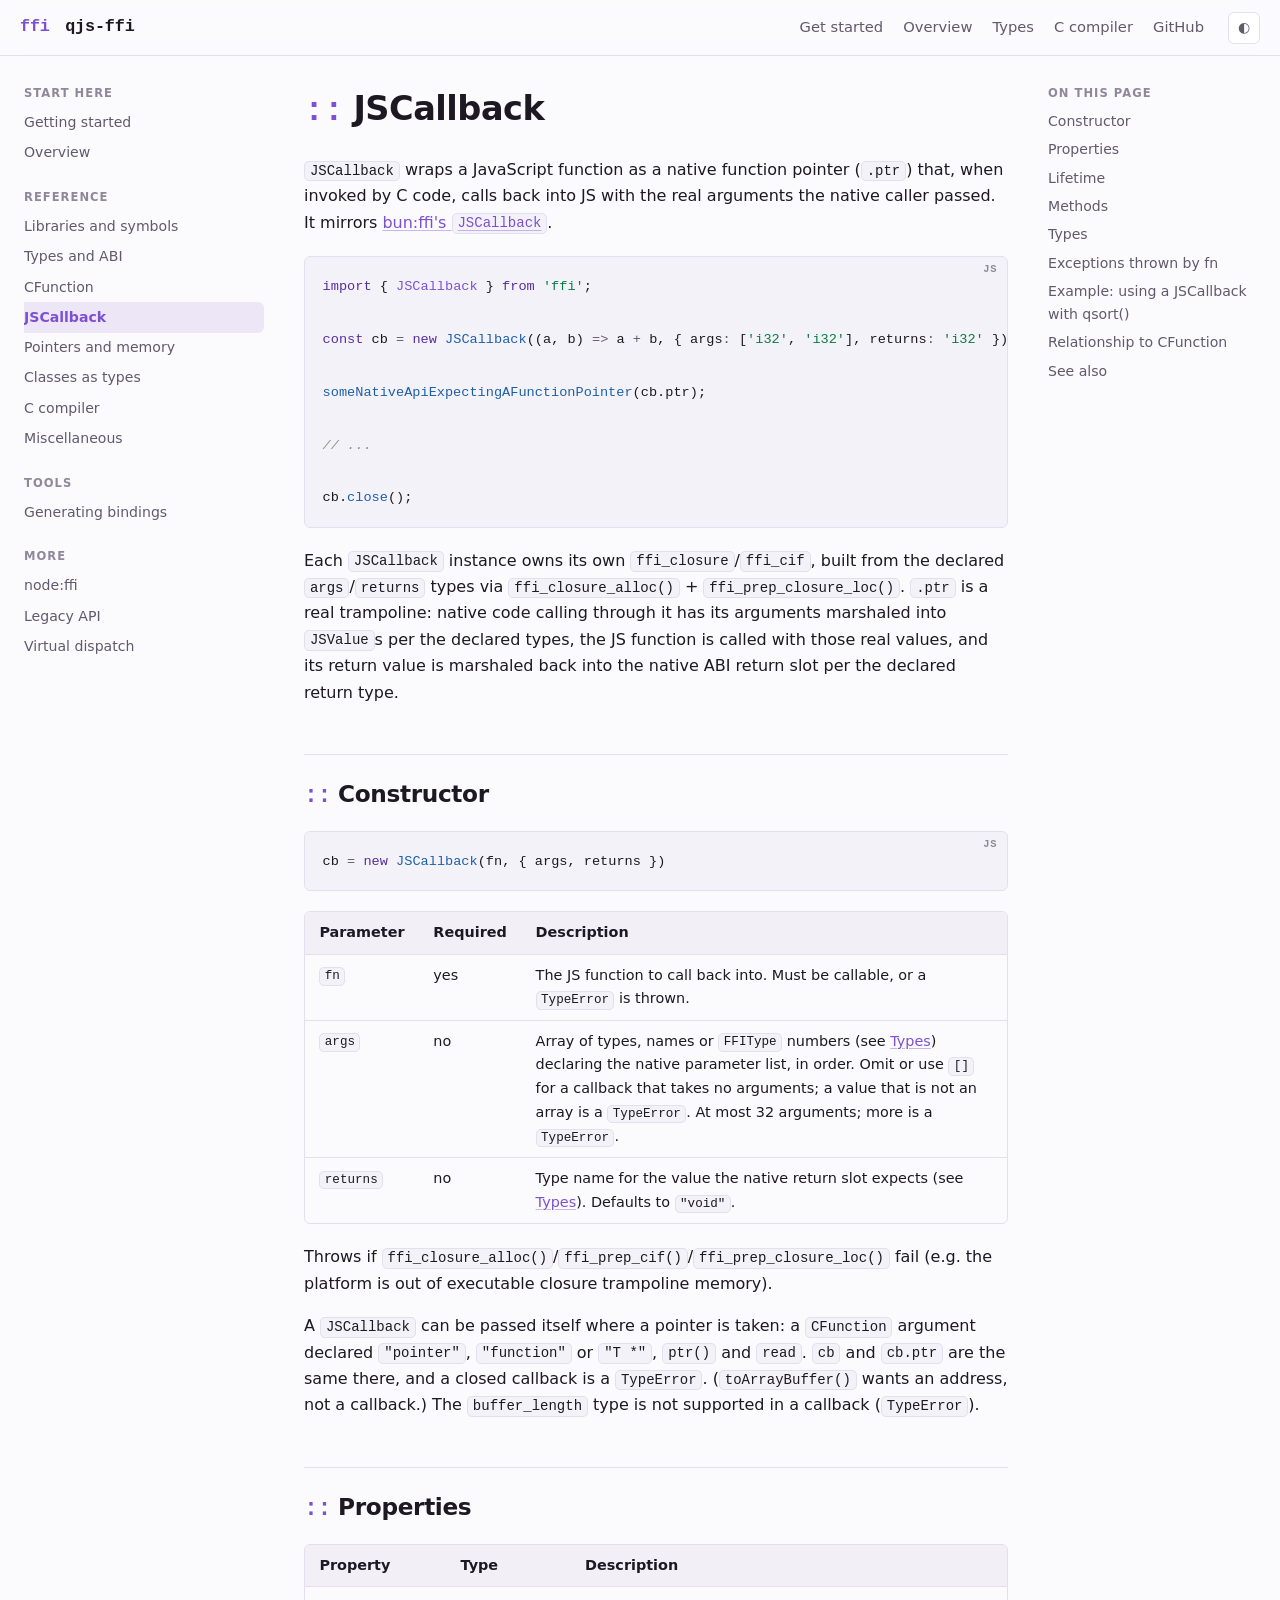
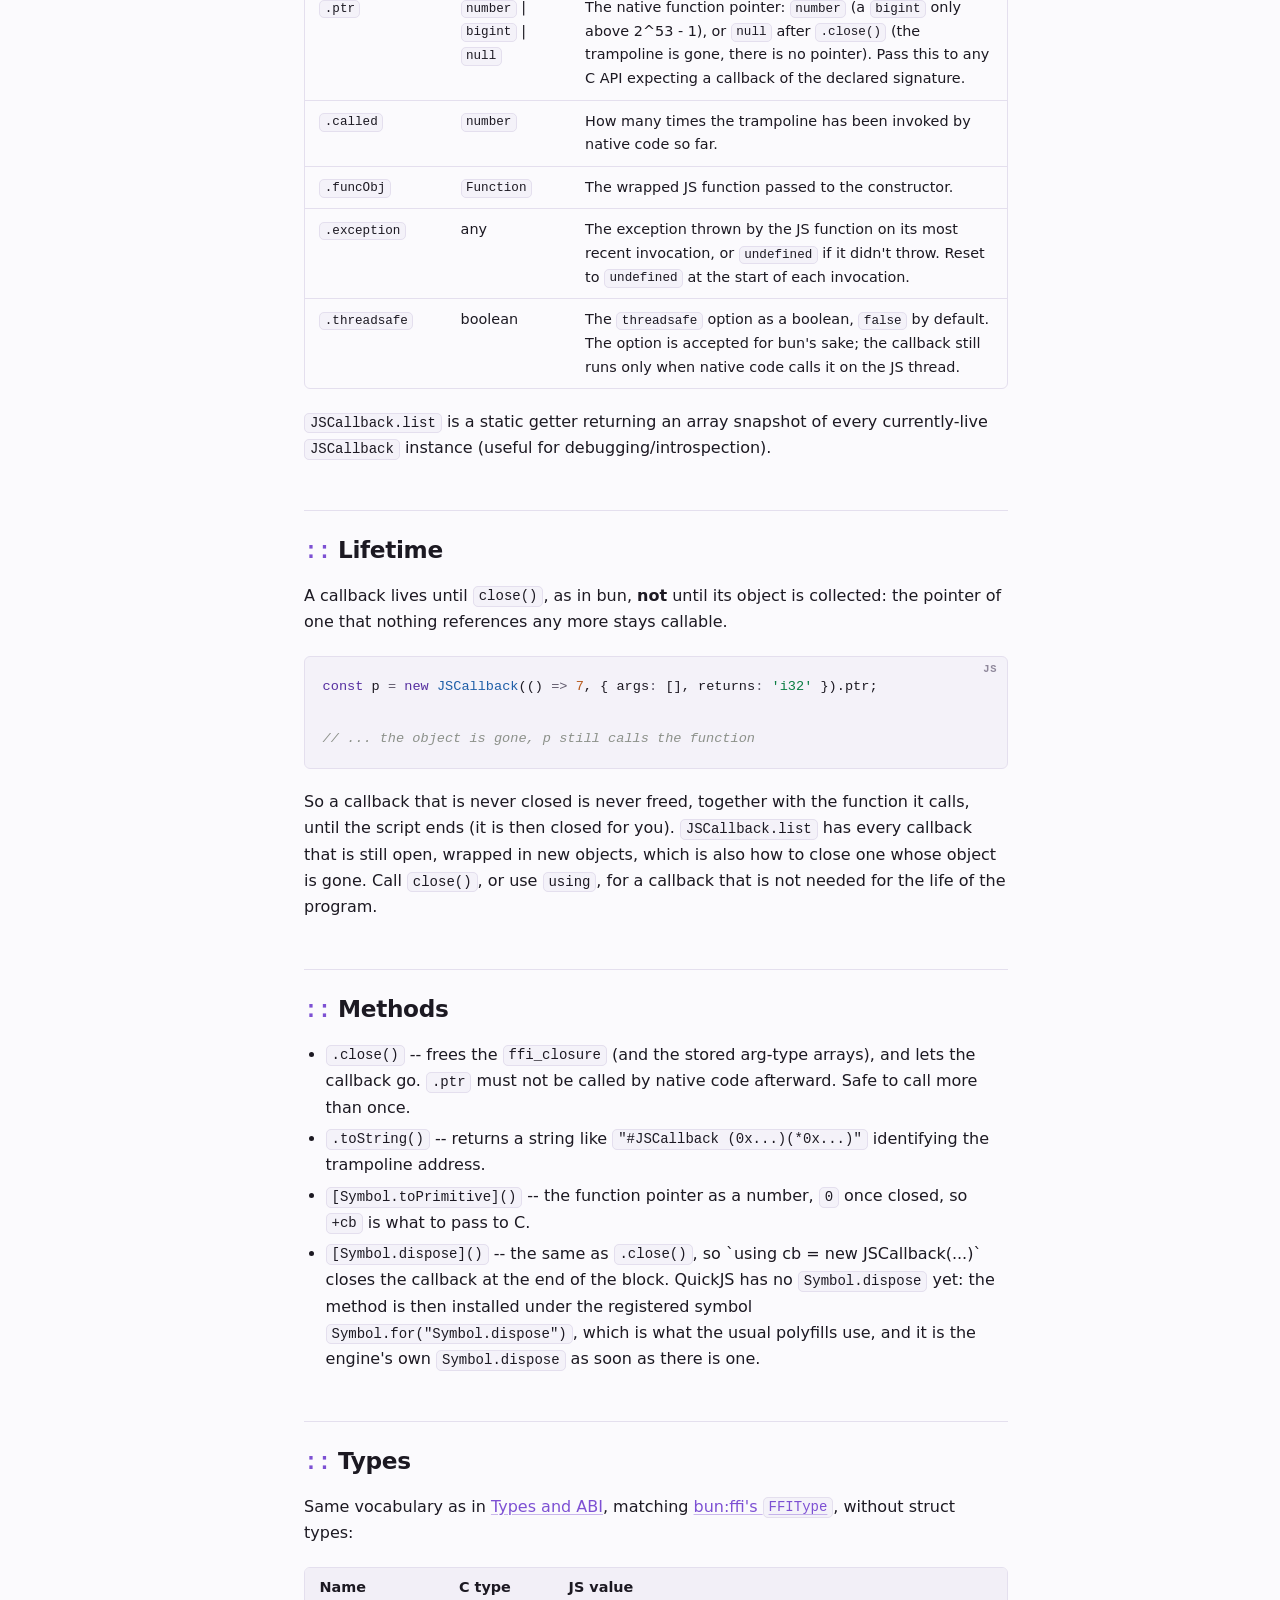
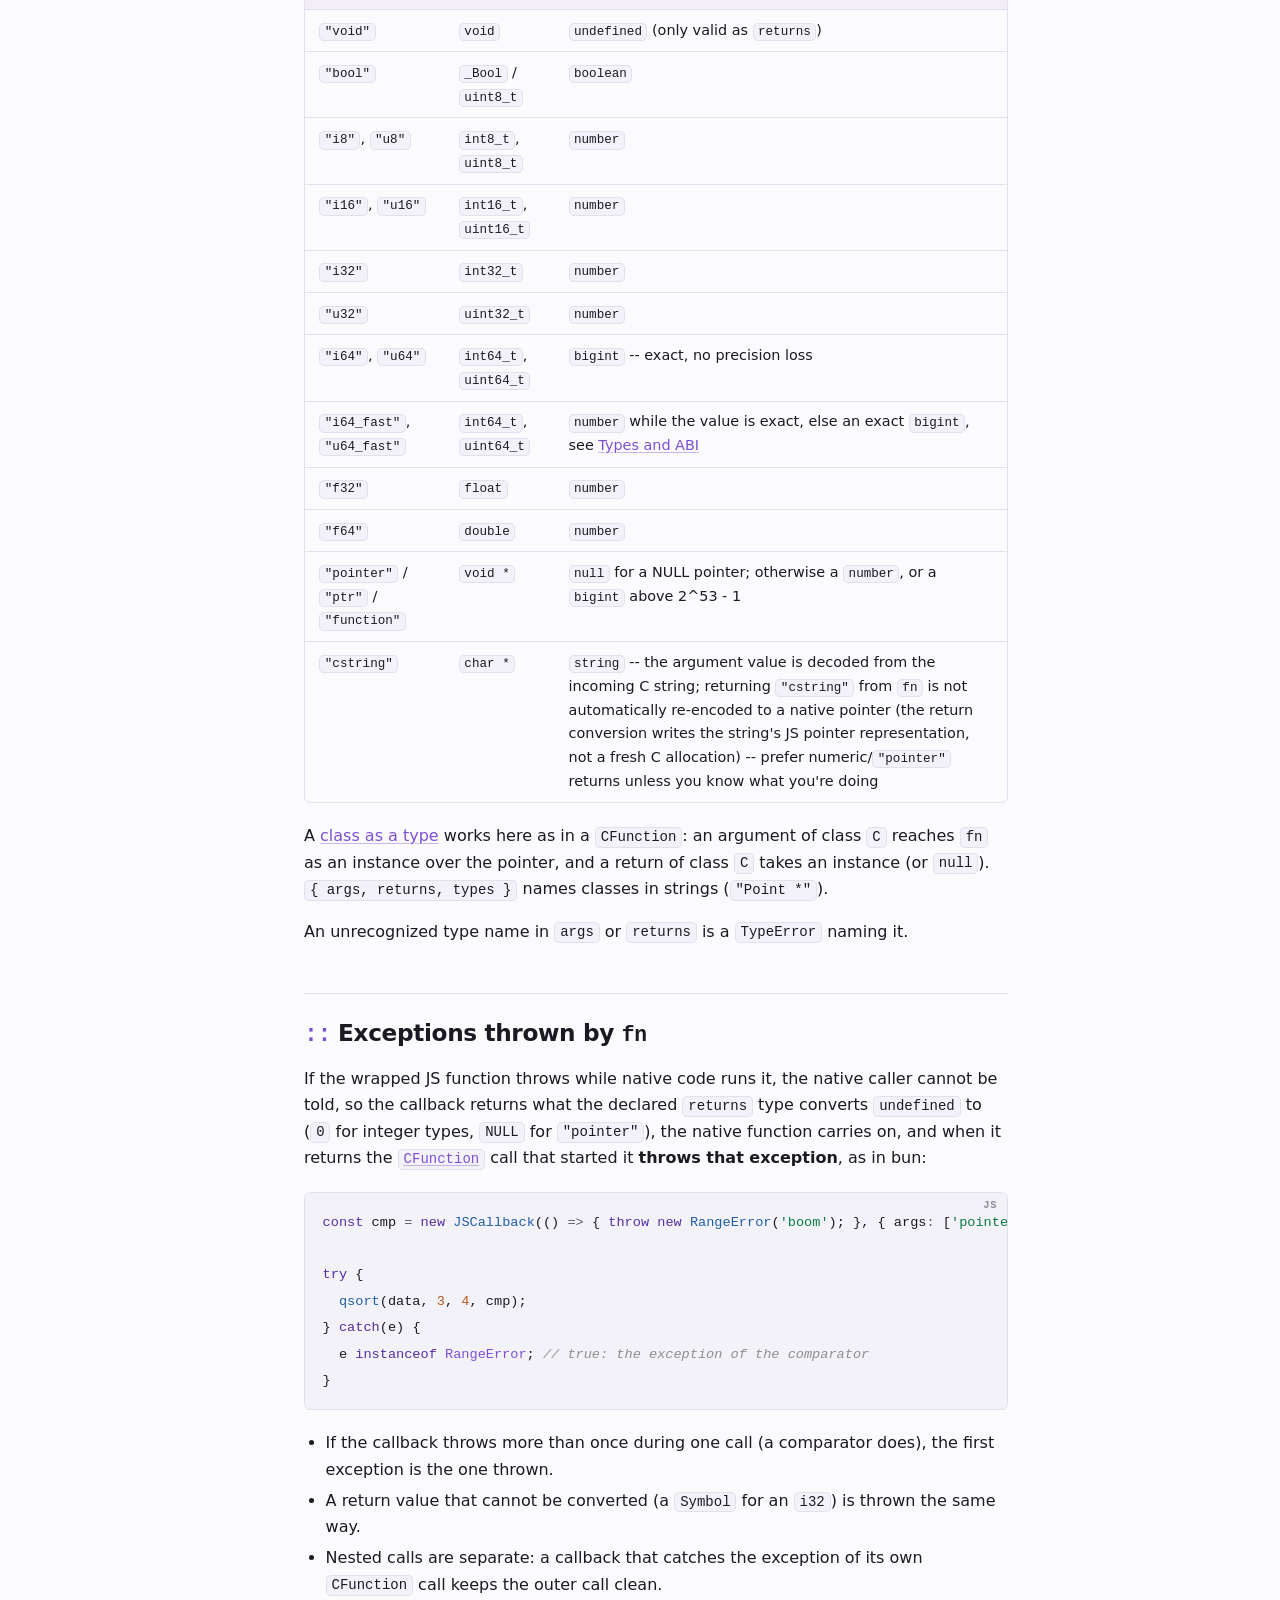
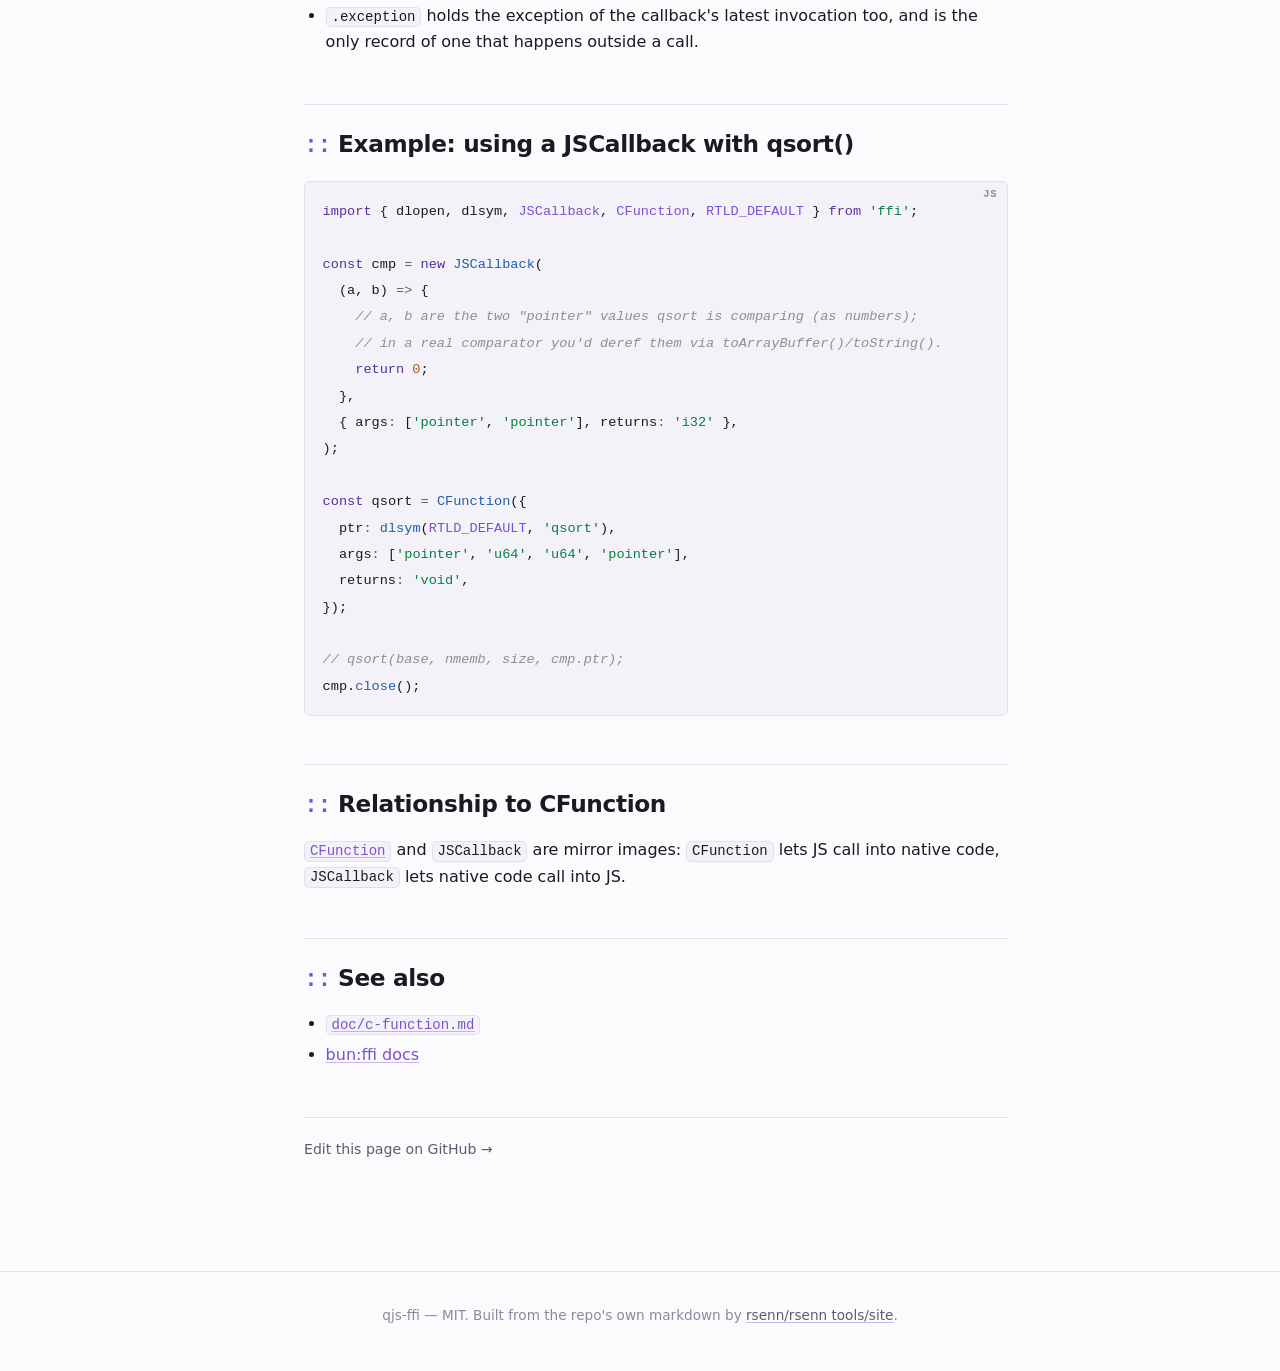
<file: docs/js-callback.html>
<!doctype html>
<html lang="en">
<head>
<meta charset="utf-8">
<meta name="viewport" content="width=device-width, initial-scale=1">
<title>JSCallback — qjs-ffi</title>
<meta name="description" content="qjs-ffi — Call any C library from QuickJS. libffi and dlopen as a loadable QuickJS module: define C prototypes, call functions, pass callbacks, use ArrayBuffer classes as struct types, plus ready-made bindings for cairo, SDL2, freetype, libcurl and more.">
<link rel="stylesheet" href="../assets/base.css">
<link rel="stylesheet" href="../assets/theme.css">
<link rel="icon" href="../assets/favicon.svg" type="image/svg+xml">
<script>try{var t=localStorage.getItem('theme');if(t)document.documentElement.dataset.theme=t}catch(e){}</script>
</head>
<body class="has-sidebar" data-site="qjs-ffi" data-root="../">
<header class="topbar">
  <a class="brand" href="../index.html"><span class="mark">ffi</span> <span class="brand-name">qjs-ffi</span></a>
  <nav class="topnav">
    <a href="../getting-started.html">Get started</a>
    <a href="../docs/ffi.html">Overview</a>
    <a href="../docs/types.html">Types</a>
    <a href="../docs/c-compiler.html">C compiler</a>
    <a href="https://github.com/rsenn/qjs-ffi" target="_blank" rel="noopener">GitHub</a>
  </nav>
  <button class="themetoggle" type="button" aria-label="Toggle colour scheme">◐</button>
</header>
<div class="layout">
<aside class="sidebar"><div class="navgroup"><h3>Start here</h3><ul><li><a href="../getting-started.html">Getting started</a></li><li><a href="ffi.html">Overview</a></li></ul></div><div class="navgroup"><h3>Reference</h3><ul><li><a href="dlopen.html">Libraries and symbols</a></li><li><a href="types.html">Types and ABI</a></li><li><a href="c-function.html">CFunction</a></li><li><a href="js-callback.html" class="here">JSCallback</a></li><li><a href="pointers.html">Pointers and memory</a></li><li><a href="struct.html">Classes as types</a></li><li><a href="c-compiler.html">C compiler</a></li><li><a href="misc.html">Miscellaneous</a></li></ul></div><div class="navgroup"><h3>Tools</h3><ul><li><a href="gen-bindings.html">Generating bindings</a></li></ul></div><div class="navgroup"><h3>More</h3><ul><li><a href="node-ffi.html">node:ffi</a></li><li><a href="legacy.html">Legacy API</a></li><li><a href="internals/cxx-virtual-dispatch.html">Virtual dispatch</a></li></ul></div></aside>
<main class="doc">
<article><h1 id="jscallback"><a class="anchor" href="#jscallback" aria-hidden="true">#</a>JSCallback</h1>
<p><code>JSCallback</code> wraps a JavaScript function as a native function pointer
(<code>.ptr</code>) that, when invoked by C code, calls back into JS with the real
arguments the native caller passed. It mirrors <a href="https://bun.com/docs/runtime/ffi#jscallback" target="_blank" rel="noopener">bun:ffi's
<code>JSCallback</code></a>.</p>
<div class="codeblock" data-lang="js"><pre><code class="language-js"><span class="t-kw">import</span> { <span class="t-type">JSCallback</span> } <span class="t-kw">from</span> <span class="t-str">'ffi'</span>;

<span class="t-kw">const</span> <span class="t-id">cb</span> <span class="t-op">=</span> <span class="t-kw">new</span> <span class="t-fn">JSCallback</span>((<span class="t-id">a</span>, <span class="t-id">b</span>) <span class="t-op">=&gt;</span> <span class="t-id">a</span> <span class="t-op">+</span> <span class="t-id">b</span>, { <span class="t-id">args</span><span class="t-op">:</span> [<span class="t-str">'i32'</span>, <span class="t-str">'i32'</span>], <span class="t-id">returns</span><span class="t-op">:</span> <span class="t-str">'i32'</span> });

<span class="t-fn">someNativeApiExpectingAFunctionPointer</span>(<span class="t-id">cb</span>.<span class="t-prop">ptr</span>);

<span class="t-cm">// ...</span>

<span class="t-id">cb</span>.<span class="t-fn">close</span>();</code></pre></div>
<p>Each <code>JSCallback</code> instance owns its own <code>ffi_closure</code>/<code>ffi_cif</code>, built from
the declared <code>args</code>/<code>returns</code> types via <code>ffi_closure_alloc()</code> +
<code>ffi_prep_closure_loc()</code>. <code>.ptr</code> is a real trampoline: native code calling
through it has its arguments marshaled into <code>JSValue</code>s per the declared
types, the JS function is called with those real values, and its return
value is marshaled back into the native ABI return slot per the declared
return type.</p>
<h2 id="constructor"><a class="anchor" href="#constructor" aria-hidden="true">#</a>Constructor</h2>
<div class="codeblock" data-lang="js"><pre><code class="language-js"><span class="t-id">cb</span> <span class="t-op">=</span> <span class="t-kw">new</span> <span class="t-fn">JSCallback</span>(<span class="t-id">fn</span>, { <span class="t-id">args</span>, <span class="t-id">returns</span> })</code></pre></div>
<div class="tablewrap"><table><thead><tr><th>Parameter</th><th>Required</th><th>Description</th></tr></thead><tbody><tr><td><code>fn</code></td><td>yes</td><td>The JS function to call back into. Must be callable, or a <code>TypeError</code> is thrown.</td></tr><tr><td><code>args</code></td><td>no</td><td>Array of types, names or <code>FFIType</code> numbers (see <a href="#types">Types</a>) declaring the native parameter list, in order. Omit or use <code>[]</code> for a callback that takes no arguments; a value that is not an array is a <code>TypeError</code>. At most 32 arguments; more is a <code>TypeError</code>.</td></tr><tr><td><code>returns</code></td><td>no</td><td>Type name for the value the native return slot expects (see <a href="#types">Types</a>). Defaults to <code>"void"</code>.</td></tr></tbody></table></div>
<p>Throws if <code>ffi_closure_alloc()</code>/<code>ffi_prep_cif()</code>/<code>ffi_prep_closure_loc()</code>
fail (e.g. the platform is out of executable closure trampoline memory).</p>
<p>A <code>JSCallback</code> can be passed itself where a pointer is taken: a <code>CFunction</code>
argument declared <code>"pointer"</code>, <code>"function"</code> or <code>"T *"</code>, <code>ptr()</code> and <code>read</code>. <code>cb</code>
and <code>cb.ptr</code> are the same there, and a closed callback is a <code>TypeError</code>.
(<code>toArrayBuffer()</code> wants an address, not a callback.) The
<code>buffer_length</code> type is not supported in a callback (<code>TypeError</code>).</p>
<h2 id="properties"><a class="anchor" href="#properties" aria-hidden="true">#</a>Properties</h2>
<div class="tablewrap"><table><thead><tr><th>Property</th><th>Type</th><th>Description</th></tr></thead><tbody><tr><td><code id="properties--ptr">.ptr</code><a class="member-anchor" href="#properties--ptr" aria-hidden="true">#</a></td><td><code>number</code> | <code>bigint</code> | <code>null</code></td><td>The native function pointer: <code>number</code> (a <code>bigint</code> only above 2^53 - 1), or <code>null</code> after <code>.close()</code> (the trampoline is gone, there is no pointer). Pass this to any C API expecting a callback of the declared signature.</td></tr><tr><td><code id="properties--called">.called</code><a class="member-anchor" href="#properties--called" aria-hidden="true">#</a></td><td><code>number</code></td><td>How many times the trampoline has been invoked by native code so far.</td></tr><tr><td><code id="properties--funcobj">.funcObj</code><a class="member-anchor" href="#properties--funcobj" aria-hidden="true">#</a></td><td><code>Function</code></td><td>The wrapped JS function passed to the constructor.</td></tr><tr><td><code id="properties--exception">.exception</code><a class="member-anchor" href="#properties--exception" aria-hidden="true">#</a></td><td>any</td><td>The exception thrown by the JS function on its most recent invocation, or <code>undefined</code> if it didn't throw. Reset to <code>undefined</code> at the start of each invocation.</td></tr><tr><td><code id="properties--threadsafe">.threadsafe</code><a class="member-anchor" href="#properties--threadsafe" aria-hidden="true">#</a></td><td>boolean</td><td>The <code>threadsafe</code> option as a boolean, <code>false</code> by default. The option is accepted for bun's sake; the callback still runs only when native code calls it on the JS thread.</td></tr></tbody></table></div>
<p><code>JSCallback.list</code> is a static getter returning an array snapshot of every
currently-live <code>JSCallback</code> instance (useful for debugging/introspection).</p>
<h2 id="lifetime"><a class="anchor" href="#lifetime" aria-hidden="true">#</a>Lifetime</h2>
<p>A callback lives until <code>close()</code>, as in bun, <strong>not</strong> until its object is
collected: the pointer of one that nothing references any more stays callable.</p>
<div class="codeblock" data-lang="js"><pre><code class="language-js"><span class="t-kw">const</span> <span class="t-id">p</span> <span class="t-op">=</span> <span class="t-kw">new</span> <span class="t-fn">JSCallback</span>(() <span class="t-op">=&gt;</span> <span class="t-num">7</span>, { <span class="t-id">args</span><span class="t-op">:</span> [], <span class="t-id">returns</span><span class="t-op">:</span> <span class="t-str">'i32'</span> }).<span class="t-prop">ptr</span>;

<span class="t-cm">// ... the object is gone, p still calls the function</span></code></pre></div>
<p>So a callback that is never closed is never freed, together with the function it
calls, until the script ends (it is then closed for you). <code>JSCallback.list</code> has
every callback that is still open, wrapped in new objects, which is also how to
close one whose object is gone. Call <code>close()</code>, or use <code>using</code>, for a callback
that is not needed for the life of the program.</p>
<h2 id="methods"><a class="anchor" href="#methods" aria-hidden="true">#</a>Methods</h2>
<ul>
<li><code>.close()</code> -- frees the <code>ffi_closure</code> (and the stored arg-type arrays), and
lets the callback go. <code>.ptr</code> must not be called by
native code afterward. Safe to call more than once.</li>
<li><code>.toString()</code> -- returns a string like <code>"#JSCallback (0x...)(*0x...)"</code>
identifying the trampoline address.</li>
<li><code>[Symbol.toPrimitive]()</code> -- the function pointer as a number, <code>0</code> once closed,
so <code>+cb</code> is what to pass to C.</li>
<li><code>[Symbol.dispose]()</code> -- the same as <code>.close()</code>, so `using cb = new
JSCallback(...)` closes the callback at the end of the block. QuickJS has no
<code>Symbol.dispose</code> yet: the method is then installed under the registered symbol
<code>Symbol.for("Symbol.dispose")</code>, which is what the usual polyfills use, and it is
the engine's own <code>Symbol.dispose</code> as soon as there is one.</li>
</ul>
<h2 id="types"><a class="anchor" href="#types" aria-hidden="true">#</a>Types</h2>
<p>Same vocabulary as in <a href="types.html">Types and ABI</a>, matching
<a href="https://bun.com/docs/runtime/ffi#ffitype" target="_blank" rel="noopener">bun:ffi's <code>FFIType</code></a>, without struct
types:</p>
<div class="tablewrap"><table><thead><tr><th>Name</th><th>C type</th><th>JS value</th></tr></thead><tbody><tr><td><code>"void"</code></td><td><code>void</code></td><td><code>undefined</code> (only valid as <code>returns</code>)</td></tr><tr><td><code>"bool"</code></td><td><code>_Bool</code> / <code>uint8_t</code></td><td><code>boolean</code></td></tr><tr><td><code>"i8"</code>, <code>"u8"</code></td><td><code>int8_t</code>, <code>uint8_t</code></td><td><code>number</code></td></tr><tr><td><code>"i16"</code>, <code>"u16"</code></td><td><code>int16_t</code>, <code>uint16_t</code></td><td><code>number</code></td></tr><tr><td><code>"i32"</code></td><td><code>int32_t</code></td><td><code>number</code></td></tr><tr><td><code>"u32"</code></td><td><code>uint32_t</code></td><td><code>number</code></td></tr><tr><td><code>"i64"</code>, <code>"u64"</code></td><td><code>int64_t</code>, <code>uint64_t</code></td><td><code>bigint</code> -- exact, no precision loss</td></tr><tr><td><code>"i64_fast"</code>, <code>"u64_fast"</code></td><td><code>int64_t</code>, <code>uint64_t</code></td><td><code>number</code> while the value is exact, else an exact <code>bigint</code>, see <a href="types.html#i64_fast-and-u64_fast">Types and ABI</a></td></tr><tr><td><code>"f32"</code></td><td><code>float</code></td><td><code>number</code></td></tr><tr><td><code>"f64"</code></td><td><code>double</code></td><td><code>number</code></td></tr><tr><td><code>"pointer"</code> / <code>"ptr"</code> / <code>"function"</code></td><td><code>void *</code></td><td><code>null</code> for a NULL pointer; otherwise a <code>number</code>, or a <code>bigint</code> above 2^53 - 1</td></tr><tr><td><code>"cstring"</code></td><td><code>char *</code></td><td><code>string</code> -- the argument value is decoded from the incoming C string; returning <code>"cstring"</code> from <code>fn</code> is not automatically re-encoded to a native pointer (the return conversion writes the string's JS pointer representation, not a fresh C allocation) -- prefer numeric/<code>"pointer"</code> returns unless you know what you're doing</td></tr></tbody></table></div>
<p>A <a href="struct.html">class as a type</a> works here as in a <code>CFunction</code>: an argument of
class <code>C</code> reaches <code>fn</code> as an instance over the pointer, and a return of class
<code>C</code> takes an instance (or <code>null</code>). <code>{ args, returns, types }</code> names classes in
strings (<code>"Point *"</code>).</p>
<p>An unrecognized type name in <code>args</code> or <code>returns</code> is a <code>TypeError</code> naming it.</p>
<h2 id="exceptions-thrown-by-fn"><a class="anchor" href="#exceptions-thrown-by-fn" aria-hidden="true">#</a>Exceptions thrown by <code>fn</code></h2>
<p>If the wrapped JS function throws while native code runs it, the native
caller cannot be told, so the callback returns what the declared <code>returns</code> type
converts <code>undefined</code> to (<code>0</code> for integer types, <code>NULL</code> for <code>"pointer"</code>), the
native function carries on, and when it returns the <a href="c-function.html"><code>CFunction</code></a>
call that started it <strong>throws that exception</strong>, as in bun:</p>
<div class="codeblock" data-lang="js"><pre><code class="language-js"><span class="t-kw">const</span> <span class="t-id">cmp</span> <span class="t-op">=</span> <span class="t-kw">new</span> <span class="t-fn">JSCallback</span>(() <span class="t-op">=&gt;</span> { <span class="t-kw">throw</span> <span class="t-kw">new</span> <span class="t-fn">RangeError</span>(<span class="t-str">'boom'</span>); }, { <span class="t-id">args</span><span class="t-op">:</span> [<span class="t-str">'pointer'</span>, <span class="t-str">'pointer'</span>], <span class="t-id">returns</span><span class="t-op">:</span> <span class="t-str">'i32'</span> });

<span class="t-kw">try</span> {
  <span class="t-fn">qsort</span>(<span class="t-id">data</span>, <span class="t-num">3</span>, <span class="t-num">4</span>, <span class="t-id">cmp</span>);
} <span class="t-kw">catch</span>(<span class="t-id">e</span>) {
  <span class="t-id">e</span> <span class="t-kw">instanceof</span> <span class="t-type">RangeError</span>; <span class="t-cm">// true: the exception of the comparator</span>
}</code></pre></div>
<ul>
<li>If the callback throws more than once during one call (a comparator does),
the first exception is the one thrown.</li>
<li>A return value that cannot be converted (a <code>Symbol</code> for an <code>i32</code>) is thrown
the same way.</li>
<li>Nested calls are separate: a callback that catches the exception of its own
<code>CFunction</code> call keeps the outer call clean.</li>
<li><code>.exception</code> holds the exception of the callback's latest invocation too, and
is the only record of one that happens outside a call.</li>
</ul>
<h2 id="example-using-a-jscallback-with-qsort"><a class="anchor" href="#example-using-a-jscallback-with-qsort" aria-hidden="true">#</a>Example: using a JSCallback with qsort()</h2>
<div class="codeblock" data-lang="js"><pre><code class="language-js"><span class="t-kw">import</span> { <span class="t-id">dlopen</span>, <span class="t-id">dlsym</span>, <span class="t-type">JSCallback</span>, <span class="t-type">CFunction</span>, <span class="t-type">RTLD_DEFAULT</span> } <span class="t-kw">from</span> <span class="t-str">'ffi'</span>;

<span class="t-kw">const</span> <span class="t-id">cmp</span> <span class="t-op">=</span> <span class="t-kw">new</span> <span class="t-fn">JSCallback</span>(
  (<span class="t-id">a</span>, <span class="t-id">b</span>) <span class="t-op">=&gt;</span> {
    <span class="t-cm">// a, b are the two "pointer" values qsort is comparing (as numbers);</span>
    <span class="t-cm">// in a real comparator you'd deref them via toArrayBuffer()/toString().</span>
    <span class="t-kw">return</span> <span class="t-num">0</span>;
  },
  { <span class="t-id">args</span><span class="t-op">:</span> [<span class="t-str">'pointer'</span>, <span class="t-str">'pointer'</span>], <span class="t-id">returns</span><span class="t-op">:</span> <span class="t-str">'i32'</span> },
);

<span class="t-kw">const</span> <span class="t-id">qsort</span> <span class="t-op">=</span> <span class="t-fn">CFunction</span>({
  <span class="t-id">ptr</span><span class="t-op">:</span> <span class="t-fn">dlsym</span>(<span class="t-type">RTLD_DEFAULT</span>, <span class="t-str">'qsort'</span>),
  <span class="t-id">args</span><span class="t-op">:</span> [<span class="t-str">'pointer'</span>, <span class="t-str">'u64'</span>, <span class="t-str">'u64'</span>, <span class="t-str">'pointer'</span>],
  <span class="t-id">returns</span><span class="t-op">:</span> <span class="t-str">'void'</span>,
});

<span class="t-cm">// qsort(base, nmemb, size, cmp.ptr);</span>
<span class="t-id">cmp</span>.<span class="t-fn">close</span>();</code></pre></div>
<h2 id="relationship-to-cfunction"><a class="anchor" href="#relationship-to-cfunction" aria-hidden="true">#</a>Relationship to CFunction</h2>
<p><a href="c-function.html"><code>CFunction</code></a> and <code>JSCallback</code> are mirror images: <code>CFunction</code>
lets JS call into native code, <code>JSCallback</code> lets native code call into JS.</p>
<h2 id="see-also"><a class="anchor" href="#see-also" aria-hidden="true">#</a>See also</h2>
<ul>
<li><a href="c-function.html"><code>doc/c-function.md</code></a></li>
<li><a href="https://bun.com/docs/runtime/ffi" target="_blank" rel="noopener">bun:ffi docs</a></li>
</ul></article>
<p class="editlink"><a href="https://github.com/rsenn/qjs-ffi/blob/main/doc/js-callback.md">Edit this page on GitHub →</a></p>
</main>
<nav class="toc"><h3>On this page</h3><ul><li class="lvl2"><a href="#constructor">Constructor</a></li><li class="lvl2"><a href="#properties">Properties</a></li><li class="lvl2"><a href="#lifetime">Lifetime</a></li><li class="lvl2"><a href="#methods">Methods</a></li><li class="lvl2"><a href="#types">Types</a></li><li class="lvl2"><a href="#exceptions-thrown-by-fn">Exceptions thrown by fn</a></li><li class="lvl2"><a href="#example-using-a-jscallback-with-qsort">Example: using a JSCallback with qsort()</a></li><li class="lvl2"><a href="#relationship-to-cfunction">Relationship to CFunction</a></li><li class="lvl2"><a href="#see-also">See also</a></li></ul></nav>
</div>
<footer class="sitefoot">
  <p>qjs-ffi — MIT. Built from the repo's own markdown by
     <a href="https://github.com/rsenn/rsenn/tree/main/tools/site">rsenn/rsenn tools/site</a>.</p>
</footer>
<script>
document.querySelector('.themetoggle').addEventListener('click', function () {
  var d = document.documentElement;
  var dark = d.dataset.theme ? d.dataset.theme === 'dark'
    : matchMedia('(prefers-color-scheme: dark)').matches;
  d.dataset.theme = dark ? 'light' : 'dark';
  try { localStorage.setItem('theme', d.dataset.theme); } catch (e) {}
});
</script>
</body>
</html>
</file>
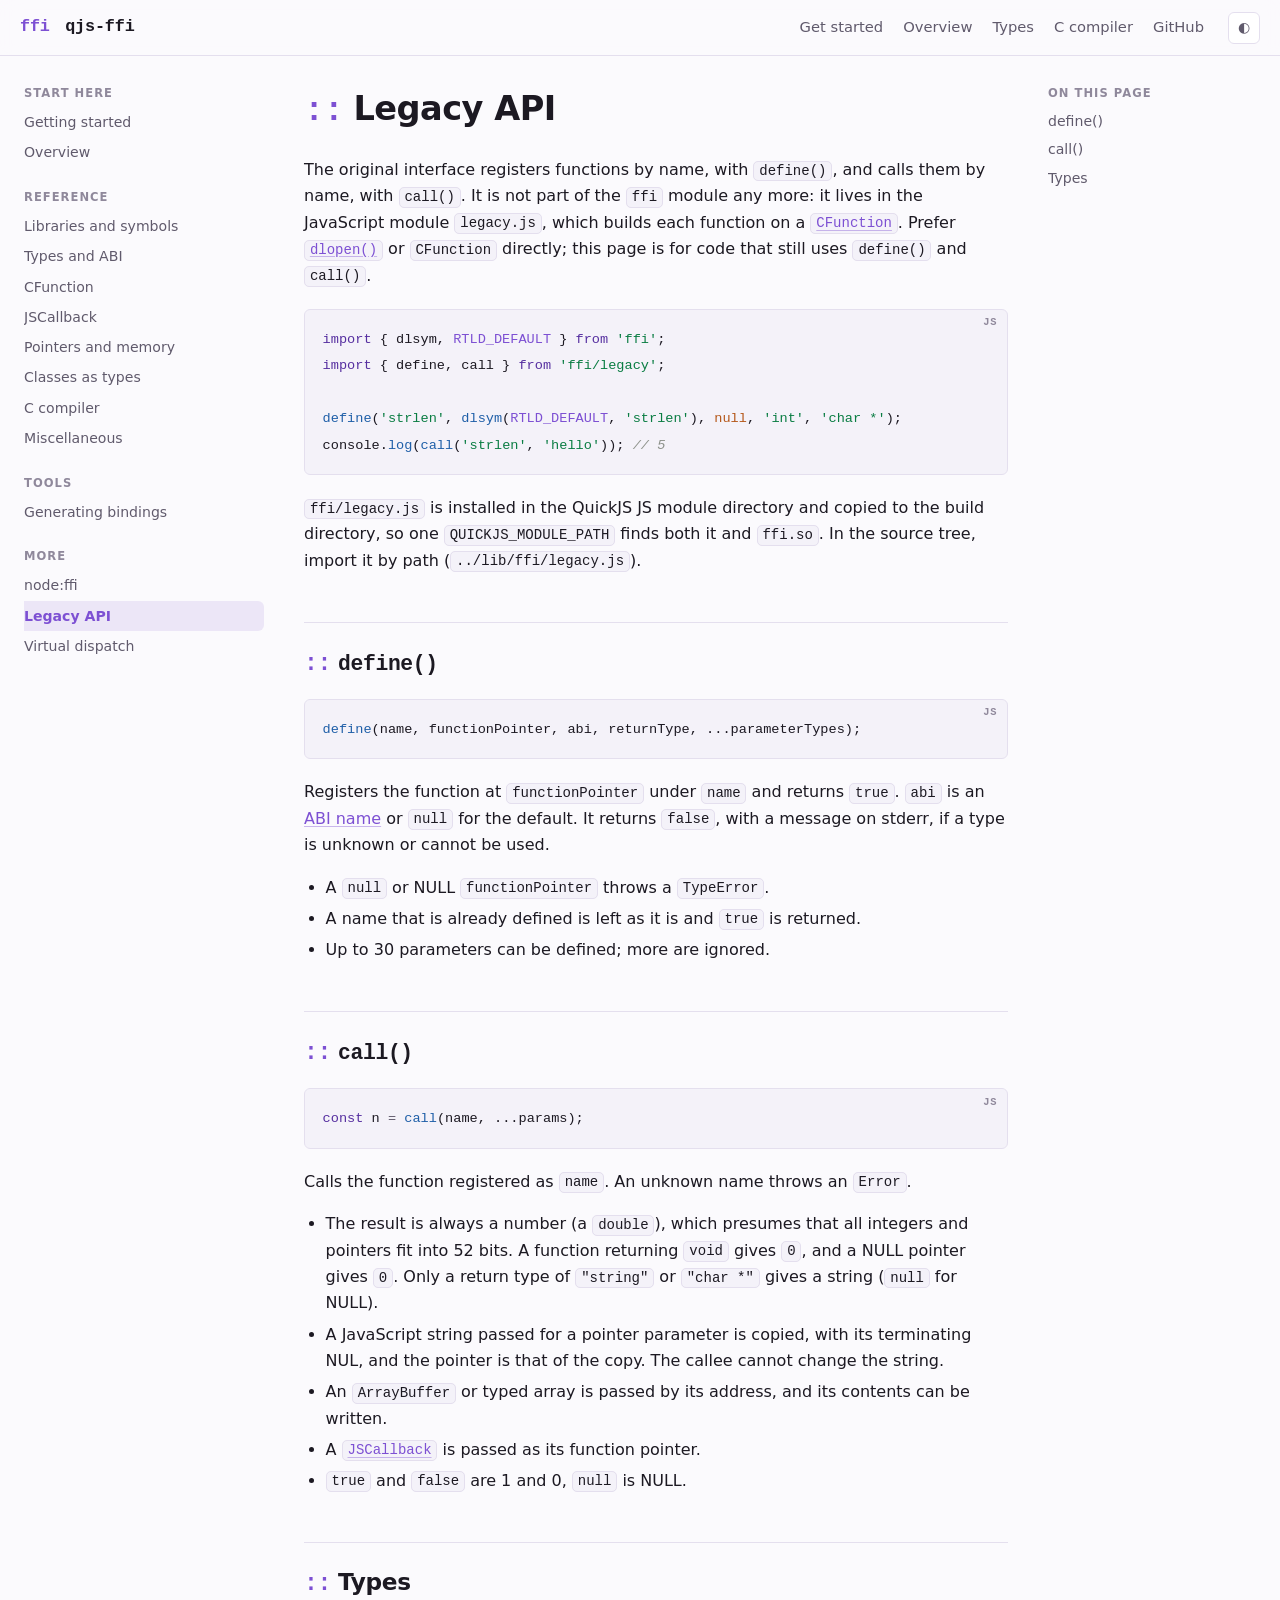
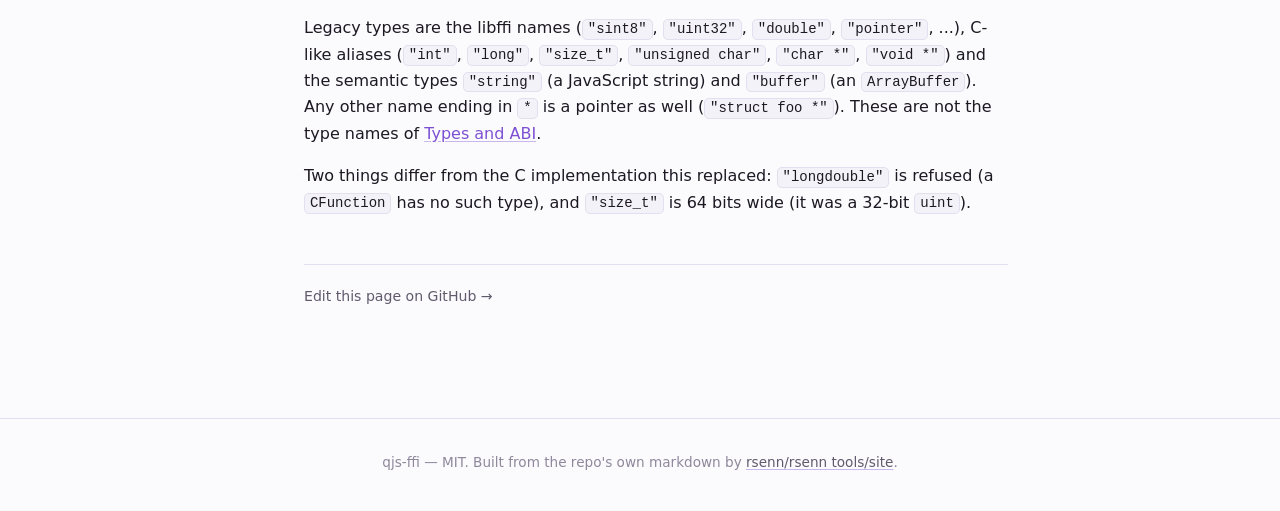
<file: docs/legacy.html>
<!doctype html>
<html lang="en">
<head>
<meta charset="utf-8">
<meta name="viewport" content="width=device-width, initial-scale=1">
<title>Legacy API — qjs-ffi</title>
<meta name="description" content="qjs-ffi — Call any C library from QuickJS. libffi and dlopen as a loadable QuickJS module: define C prototypes, call functions, pass callbacks, use ArrayBuffer classes as struct types, plus ready-made bindings for cairo, SDL2, freetype, libcurl and more.">
<link rel="stylesheet" href="../assets/base.css">
<link rel="stylesheet" href="../assets/theme.css">
<link rel="icon" href="../assets/favicon.svg" type="image/svg+xml">
<script>try{var t=localStorage.getItem('theme');if(t)document.documentElement.dataset.theme=t}catch(e){}</script>
</head>
<body class="has-sidebar" data-site="qjs-ffi" data-root="../">
<header class="topbar">
  <a class="brand" href="../index.html"><span class="mark">ffi</span> <span class="brand-name">qjs-ffi</span></a>
  <nav class="topnav">
    <a href="../getting-started.html">Get started</a>
    <a href="../docs/ffi.html">Overview</a>
    <a href="../docs/types.html">Types</a>
    <a href="../docs/c-compiler.html">C compiler</a>
    <a href="https://github.com/rsenn/qjs-ffi" target="_blank" rel="noopener">GitHub</a>
  </nav>
  <button class="themetoggle" type="button" aria-label="Toggle colour scheme">◐</button>
</header>
<div class="layout">
<aside class="sidebar"><div class="navgroup"><h3>Start here</h3><ul><li><a href="../getting-started.html">Getting started</a></li><li><a href="ffi.html">Overview</a></li></ul></div><div class="navgroup"><h3>Reference</h3><ul><li><a href="dlopen.html">Libraries and symbols</a></li><li><a href="types.html">Types and ABI</a></li><li><a href="c-function.html">CFunction</a></li><li><a href="js-callback.html">JSCallback</a></li><li><a href="pointers.html">Pointers and memory</a></li><li><a href="struct.html">Classes as types</a></li><li><a href="c-compiler.html">C compiler</a></li><li><a href="misc.html">Miscellaneous</a></li></ul></div><div class="navgroup"><h3>Tools</h3><ul><li><a href="gen-bindings.html">Generating bindings</a></li></ul></div><div class="navgroup"><h3>More</h3><ul><li><a href="node-ffi.html">node:ffi</a></li><li><a href="legacy.html" class="here">Legacy API</a></li><li><a href="internals/cxx-virtual-dispatch.html">Virtual dispatch</a></li></ul></div></aside>
<main class="doc">
<article><h1 id="legacy-api"><a class="anchor" href="#legacy-api" aria-hidden="true">#</a>Legacy API</h1>
<p>The original interface registers functions by name, with <code>define()</code>, and calls
them by name, with <code>call()</code>. It is not part of the <code>ffi</code> module any more: it
lives in the JavaScript module <code>legacy.js</code>, which builds each function on a
<a href="c-function.html"><code>CFunction</code></a>. Prefer <a href="dlopen.html"><code>dlopen()</code></a> or <code>CFunction</code>
directly; this page is for code that still uses <code>define()</code> and <code>call()</code>.</p>
<div class="codeblock" data-lang="js"><pre><code class="language-js"><span class="t-kw">import</span> { <span class="t-id">dlsym</span>, <span class="t-type">RTLD_DEFAULT</span> } <span class="t-kw">from</span> <span class="t-str">'ffi'</span>;
<span class="t-kw">import</span> { <span class="t-id">define</span>, <span class="t-id">call</span> } <span class="t-kw">from</span> <span class="t-str">'ffi/legacy'</span>;

<span class="t-fn">define</span>(<span class="t-str">'strlen'</span>, <span class="t-fn">dlsym</span>(<span class="t-type">RTLD_DEFAULT</span>, <span class="t-str">'strlen'</span>), <span class="t-atom">null</span>, <span class="t-str">'int'</span>, <span class="t-str">'char *'</span>);
<span class="t-id">console</span>.<span class="t-fn">log</span>(<span class="t-fn">call</span>(<span class="t-str">'strlen'</span>, <span class="t-str">'hello'</span>)); <span class="t-cm">// 5</span></code></pre></div>
<p><code>ffi/legacy.js</code> is installed in the QuickJS JS module directory and copied to
the build directory, so one <code>QUICKJS_MODULE_PATH</code> finds both it and <code>ffi.so</code>. In the
source tree, import it by path (<code>../lib/ffi/legacy.js</code>).</p>
<h2 id="define"><a class="anchor" href="#define" aria-hidden="true">#</a><code>define()</code></h2>
<div class="codeblock" data-lang="js"><pre><code class="language-js"><span class="t-fn">define</span>(<span class="t-id">name</span>, <span class="t-id">functionPointer</span>, <span class="t-id">abi</span>, <span class="t-id">returnType</span>, ...<span class="t-prop">parameterTypes</span>);</code></pre></div>
<p>Registers the function at <code>functionPointer</code> under <code>name</code> and returns <code>true</code>.
<code>abi</code> is an <a href="types.html#abi">ABI name</a> or <code>null</code> for the default. It returns
<code>false</code>, with a message on stderr, if a type is unknown or cannot be used.</p>
<ul>
<li>A <code>null</code> or NULL <code>functionPointer</code> throws a <code>TypeError</code>.</li>
<li>A name that is already defined is left as it is and <code>true</code> is returned.</li>
<li>Up to 30 parameters can be defined; more are ignored.</li>
</ul>
<h2 id="call"><a class="anchor" href="#call" aria-hidden="true">#</a><code>call()</code></h2>
<div class="codeblock" data-lang="js"><pre><code class="language-js"><span class="t-kw">const</span> <span class="t-id">n</span> <span class="t-op">=</span> <span class="t-fn">call</span>(<span class="t-id">name</span>, ...<span class="t-prop">params</span>);</code></pre></div>
<p>Calls the function registered as <code>name</code>. An unknown name throws an <code>Error</code>.</p>
<ul>
<li>The result is always a number (a <code>double</code>), which presumes that all
integers and pointers fit into 52 bits. A function returning <code>void</code> gives
<code>0</code>, and a NULL pointer gives <code>0</code>. Only a return type of <code>"string"</code> or
<code>"char *"</code> gives a string (<code>null</code> for NULL).</li>
<li>A JavaScript string passed for a pointer parameter is copied, with its
terminating NUL, and the pointer is that of the copy. The callee cannot
change the string.</li>
<li>An <code>ArrayBuffer</code> or typed array is passed by its address, and its contents
can be written.</li>
<li>A <a href="js-callback.html"><code>JSCallback</code></a> is passed as its function pointer.</li>
<li><code>true</code> and <code>false</code> are 1 and 0, <code>null</code> is NULL.</li>
</ul>
<h2 id="types"><a class="anchor" href="#types" aria-hidden="true">#</a>Types</h2>
<p>Legacy types are the libffi names (<code>"sint8"</code>, <code>"uint32"</code>, <code>"double"</code>,
<code>"pointer"</code>, ...), C-like aliases (<code>"int"</code>, <code>"long"</code>, <code>"size_t"</code>,
<code>"unsigned char"</code>, <code>"char *"</code>, <code>"void *"</code>) and the semantic types <code>"string"</code>
(a JavaScript string) and <code>"buffer"</code> (an <code>ArrayBuffer</code>). Any other name ending
in <code>*</code> is a pointer as well (<code>"struct foo *"</code>). These are not the type names
of <a href="types.html">Types and ABI</a>.</p>
<p>Two things differ from the C implementation this replaced: <code>"longdouble"</code> is
refused (a <code>CFunction</code> has no such type), and <code>"size_t"</code> is 64 bits wide (it
was a 32-bit <code>uint</code>).</p></article>
<p class="editlink"><a href="https://github.com/rsenn/qjs-ffi/blob/main/doc/legacy.md">Edit this page on GitHub →</a></p>
</main>
<nav class="toc"><h3>On this page</h3><ul><li class="lvl2"><a href="#define">define()</a></li><li class="lvl2"><a href="#call">call()</a></li><li class="lvl2"><a href="#types">Types</a></li></ul></nav>
</div>
<footer class="sitefoot">
  <p>qjs-ffi — MIT. Built from the repo's own markdown by
     <a href="https://github.com/rsenn/rsenn/tree/main/tools/site">rsenn/rsenn tools/site</a>.</p>
</footer>
<script>
document.querySelector('.themetoggle').addEventListener('click', function () {
  var d = document.documentElement;
  var dark = d.dataset.theme ? d.dataset.theme === 'dark'
    : matchMedia('(prefers-color-scheme: dark)').matches;
  d.dataset.theme = dark ? 'light' : 'dark';
  try { localStorage.setItem('theme', d.dataset.theme); } catch (e) {}
});
</script>
</body>
</html>
</file>
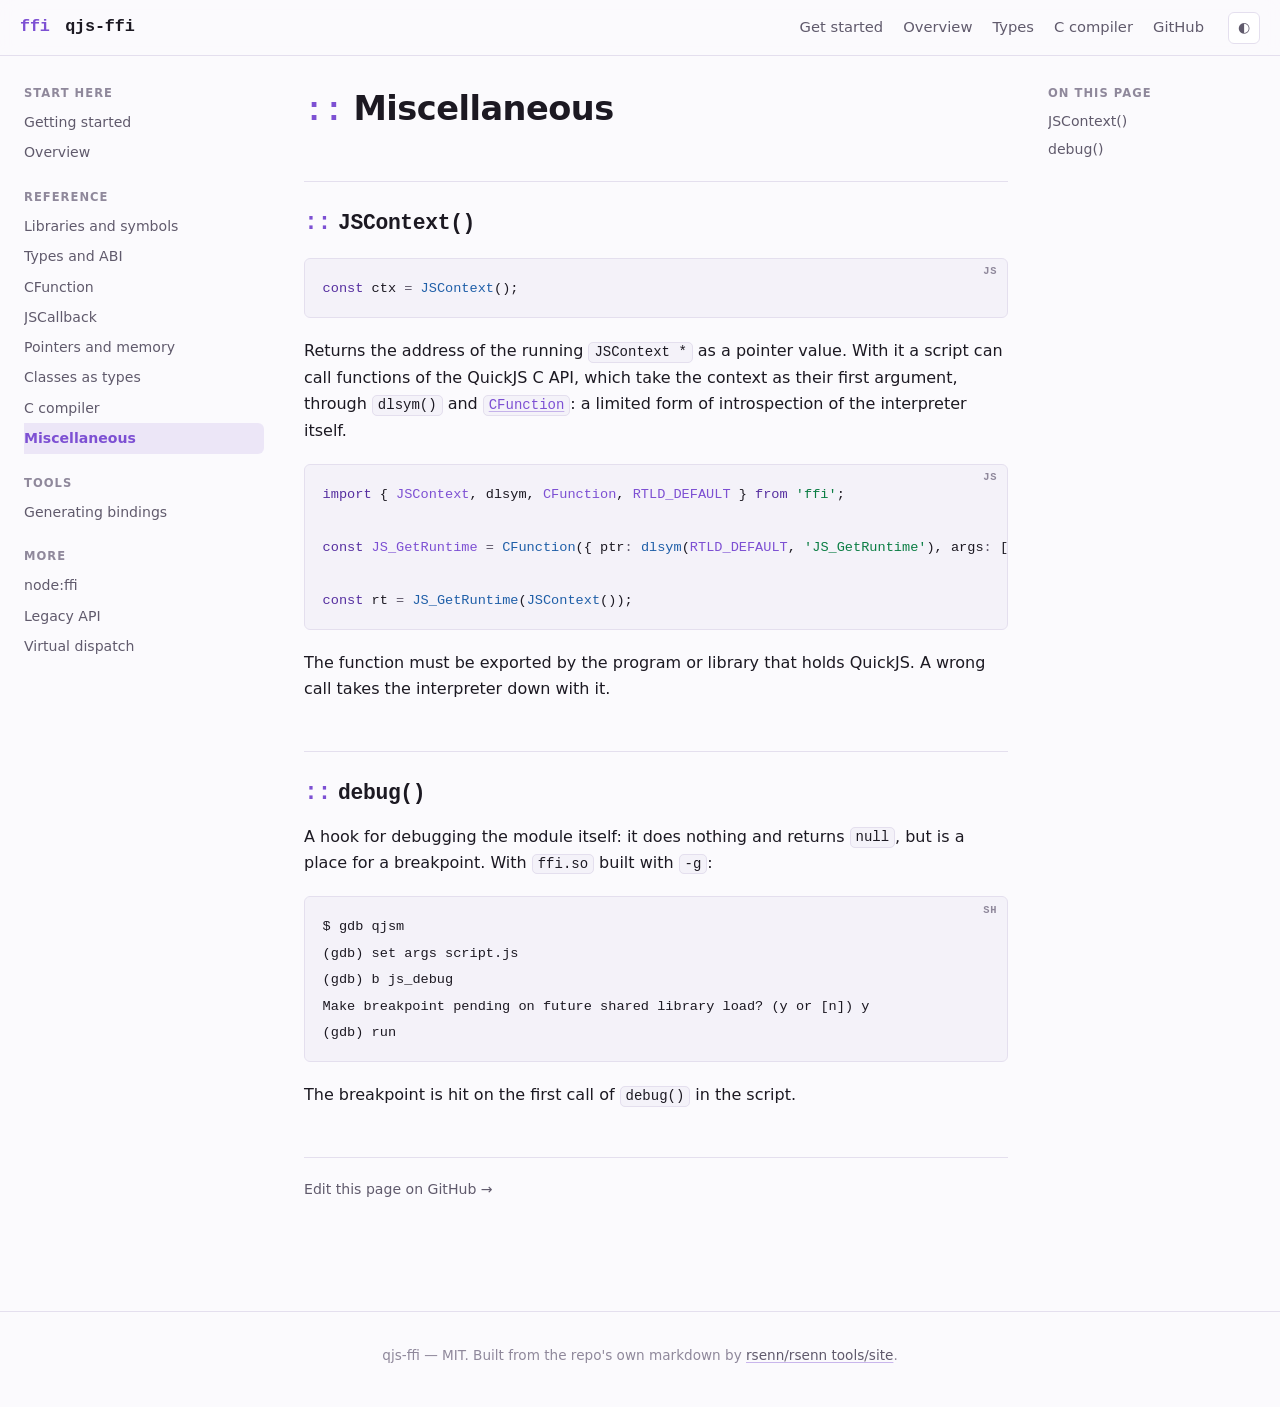
<file: docs/misc.html>
<!doctype html>
<html lang="en">
<head>
<meta charset="utf-8">
<meta name="viewport" content="width=device-width, initial-scale=1">
<title>Miscellaneous — qjs-ffi</title>
<meta name="description" content="qjs-ffi — Call any C library from QuickJS. libffi and dlopen as a loadable QuickJS module: define C prototypes, call functions, pass callbacks, use ArrayBuffer classes as struct types, plus ready-made bindings for cairo, SDL2, freetype, libcurl and more.">
<link rel="stylesheet" href="../assets/base.css">
<link rel="stylesheet" href="../assets/theme.css">
<link rel="icon" href="../assets/favicon.svg" type="image/svg+xml">
<script>try{var t=localStorage.getItem('theme');if(t)document.documentElement.dataset.theme=t}catch(e){}</script>
</head>
<body class="has-sidebar" data-site="qjs-ffi" data-root="../">
<header class="topbar">
  <a class="brand" href="../index.html"><span class="mark">ffi</span> <span class="brand-name">qjs-ffi</span></a>
  <nav class="topnav">
    <a href="../getting-started.html">Get started</a>
    <a href="../docs/ffi.html">Overview</a>
    <a href="../docs/types.html">Types</a>
    <a href="../docs/c-compiler.html">C compiler</a>
    <a href="https://github.com/rsenn/qjs-ffi" target="_blank" rel="noopener">GitHub</a>
  </nav>
  <button class="themetoggle" type="button" aria-label="Toggle colour scheme">◐</button>
</header>
<div class="layout">
<aside class="sidebar"><div class="navgroup"><h3>Start here</h3><ul><li><a href="../getting-started.html">Getting started</a></li><li><a href="ffi.html">Overview</a></li></ul></div><div class="navgroup"><h3>Reference</h3><ul><li><a href="dlopen.html">Libraries and symbols</a></li><li><a href="types.html">Types and ABI</a></li><li><a href="c-function.html">CFunction</a></li><li><a href="js-callback.html">JSCallback</a></li><li><a href="pointers.html">Pointers and memory</a></li><li><a href="struct.html">Classes as types</a></li><li><a href="c-compiler.html">C compiler</a></li><li><a href="misc.html" class="here">Miscellaneous</a></li></ul></div><div class="navgroup"><h3>Tools</h3><ul><li><a href="gen-bindings.html">Generating bindings</a></li></ul></div><div class="navgroup"><h3>More</h3><ul><li><a href="node-ffi.html">node:ffi</a></li><li><a href="legacy.html">Legacy API</a></li><li><a href="internals/cxx-virtual-dispatch.html">Virtual dispatch</a></li></ul></div></aside>
<main class="doc">
<article><h1 id="miscellaneous"><a class="anchor" href="#miscellaneous" aria-hidden="true">#</a>Miscellaneous</h1>
<h2 id="jscontext"><a class="anchor" href="#jscontext" aria-hidden="true">#</a><code>JSContext()</code></h2>
<div class="codeblock" data-lang="js"><pre><code class="language-js"><span class="t-kw">const</span> <span class="t-id">ctx</span> <span class="t-op">=</span> <span class="t-fn">JSContext</span>();</code></pre></div>
<p>Returns the address of the running <code>JSContext *</code> as a pointer value. With it a
script can call functions of the QuickJS C API, which take the context as their
first argument, through <code>dlsym()</code> and <a href="c-function.html"><code>CFunction</code></a>: a limited
form of introspection of the interpreter itself.</p>
<div class="codeblock" data-lang="js"><pre><code class="language-js"><span class="t-kw">import</span> { <span class="t-type">JSContext</span>, <span class="t-id">dlsym</span>, <span class="t-type">CFunction</span>, <span class="t-type">RTLD_DEFAULT</span> } <span class="t-kw">from</span> <span class="t-str">'ffi'</span>;

<span class="t-kw">const</span> <span class="t-type">JS_GetRuntime</span> <span class="t-op">=</span> <span class="t-fn">CFunction</span>({ <span class="t-id">ptr</span><span class="t-op">:</span> <span class="t-fn">dlsym</span>(<span class="t-type">RTLD_DEFAULT</span>, <span class="t-str">'JS_GetRuntime'</span>), <span class="t-id">args</span><span class="t-op">:</span> [<span class="t-str">'pointer'</span>], <span class="t-id">returns</span><span class="t-op">:</span> <span class="t-str">'pointer'</span> });

<span class="t-kw">const</span> <span class="t-id">rt</span> <span class="t-op">=</span> <span class="t-fn">JS_GetRuntime</span>(<span class="t-fn">JSContext</span>());</code></pre></div>
<p>The function must be exported by the program or library that holds QuickJS.
A wrong call takes the interpreter down with it.</p>
<h2 id="debug"><a class="anchor" href="#debug" aria-hidden="true">#</a><code>debug()</code></h2>
<p>A hook for debugging the module itself: it does nothing and returns <code>null</code>,
but is a place for a breakpoint. With <code>ffi.so</code> built with <code>-g</code>:</p>
<div class="codeblock" data-lang="sh"><pre><code class="language-sh">$ <span class="t-id">gdb</span> <span class="t-id">qjsm</span>
(<span class="t-id">gdb</span>) <span class="t-id">set</span> <span class="t-id">args</span> <span class="t-id">script.js</span>
(<span class="t-id">gdb</span>) <span class="t-id">b</span> <span class="t-id">js_debug</span>
<span class="t-id">Make</span> <span class="t-id">breakpoint</span> <span class="t-id">pending</span> <span class="t-id">on</span> <span class="t-id">future</span> <span class="t-id">shared</span> <span class="t-id">library</span> <span class="t-id">load</span>? (<span class="t-id">y</span> <span class="t-id">or</span> [<span class="t-id">n</span>]) <span class="t-id">y</span>
(<span class="t-id">gdb</span>) <span class="t-id">run</span></code></pre></div>
<p>The breakpoint is hit on the first call of <code>debug()</code> in the script.</p></article>
<p class="editlink"><a href="https://github.com/rsenn/qjs-ffi/blob/main/doc/misc.md">Edit this page on GitHub →</a></p>
</main>
<nav class="toc"><h3>On this page</h3><ul><li class="lvl2"><a href="#jscontext">JSContext()</a></li><li class="lvl2"><a href="#debug">debug()</a></li></ul></nav>
</div>
<footer class="sitefoot">
  <p>qjs-ffi — MIT. Built from the repo's own markdown by
     <a href="https://github.com/rsenn/rsenn/tree/main/tools/site">rsenn/rsenn tools/site</a>.</p>
</footer>
<script>
document.querySelector('.themetoggle').addEventListener('click', function () {
  var d = document.documentElement;
  var dark = d.dataset.theme ? d.dataset.theme === 'dark'
    : matchMedia('(prefers-color-scheme: dark)').matches;
  d.dataset.theme = dark ? 'light' : 'dark';
  try { localStorage.setItem('theme', d.dataset.theme); } catch (e) {}
});
</script>
</body>
</html>
</file>
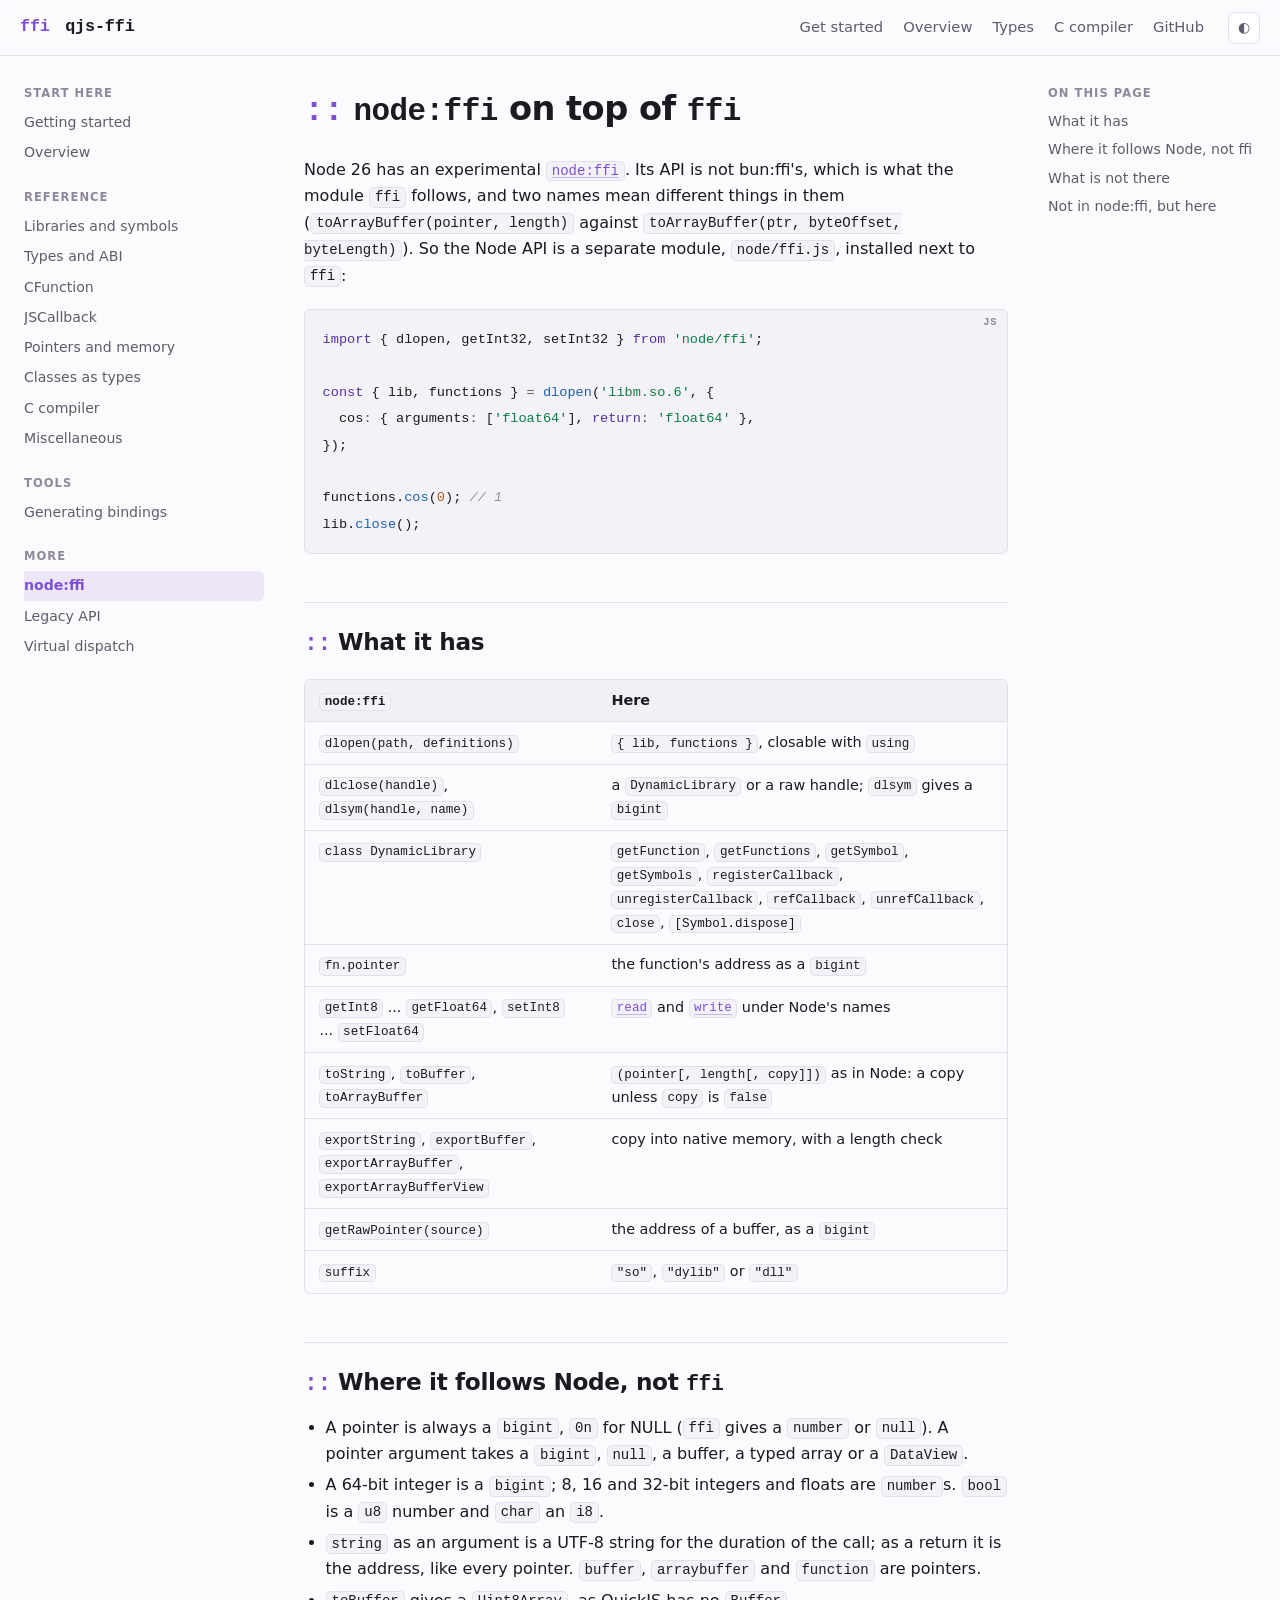
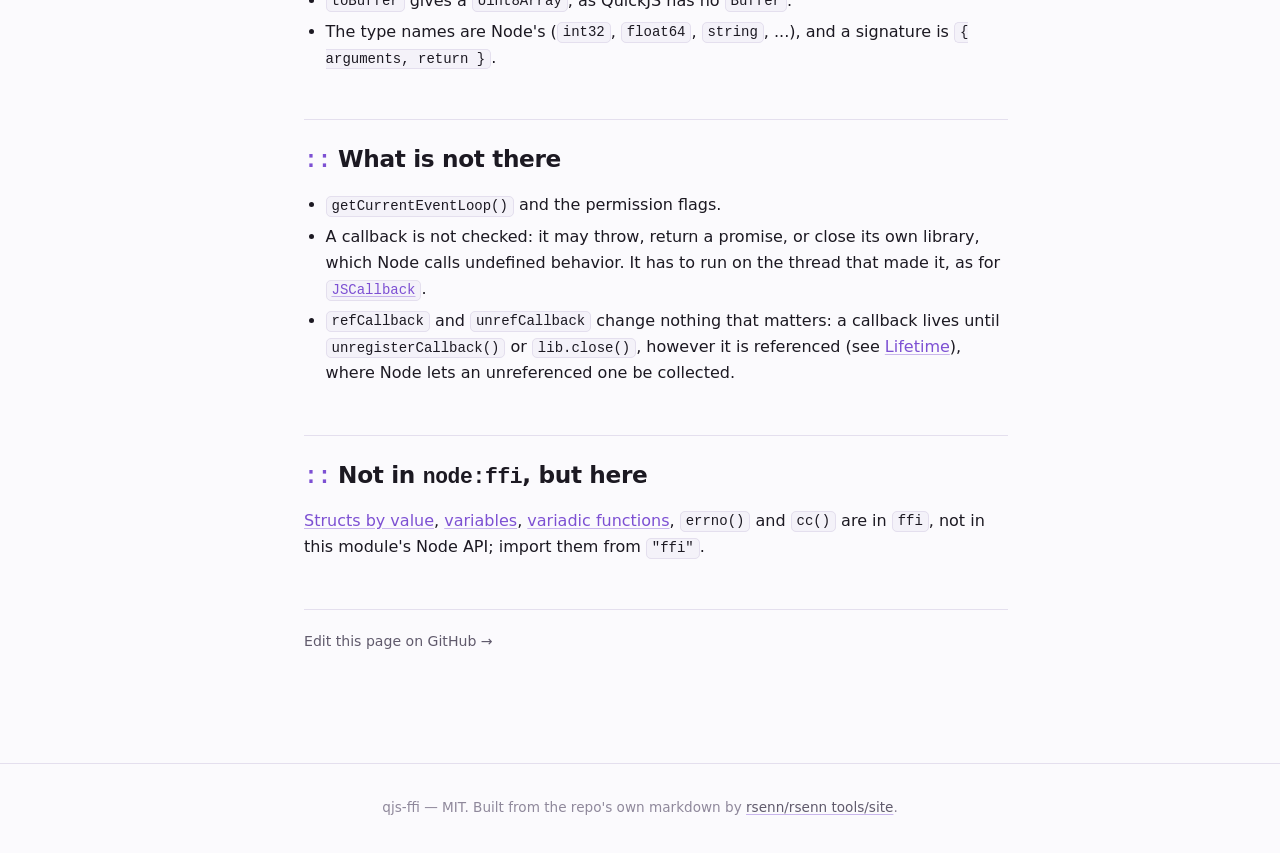
<file: docs/node-ffi.html>
<!doctype html>
<html lang="en">
<head>
<meta charset="utf-8">
<meta name="viewport" content="width=device-width, initial-scale=1">
<title>node:ffi on top of ffi — qjs-ffi</title>
<meta name="description" content="qjs-ffi — Call any C library from QuickJS. libffi and dlopen as a loadable QuickJS module: define C prototypes, call functions, pass callbacks, use ArrayBuffer classes as struct types, plus ready-made bindings for cairo, SDL2, freetype, libcurl and more.">
<link rel="stylesheet" href="../assets/base.css">
<link rel="stylesheet" href="../assets/theme.css">
<link rel="icon" href="../assets/favicon.svg" type="image/svg+xml">
<script>try{var t=localStorage.getItem('theme');if(t)document.documentElement.dataset.theme=t}catch(e){}</script>
</head>
<body class="has-sidebar" data-site="qjs-ffi" data-root="../">
<header class="topbar">
  <a class="brand" href="../index.html"><span class="mark">ffi</span> <span class="brand-name">qjs-ffi</span></a>
  <nav class="topnav">
    <a href="../getting-started.html">Get started</a>
    <a href="../docs/ffi.html">Overview</a>
    <a href="../docs/types.html">Types</a>
    <a href="../docs/c-compiler.html">C compiler</a>
    <a href="https://github.com/rsenn/qjs-ffi" target="_blank" rel="noopener">GitHub</a>
  </nav>
  <button class="themetoggle" type="button" aria-label="Toggle colour scheme">◐</button>
</header>
<div class="layout">
<aside class="sidebar"><div class="navgroup"><h3>Start here</h3><ul><li><a href="../getting-started.html">Getting started</a></li><li><a href="ffi.html">Overview</a></li></ul></div><div class="navgroup"><h3>Reference</h3><ul><li><a href="dlopen.html">Libraries and symbols</a></li><li><a href="types.html">Types and ABI</a></li><li><a href="c-function.html">CFunction</a></li><li><a href="js-callback.html">JSCallback</a></li><li><a href="pointers.html">Pointers and memory</a></li><li><a href="struct.html">Classes as types</a></li><li><a href="c-compiler.html">C compiler</a></li><li><a href="misc.html">Miscellaneous</a></li></ul></div><div class="navgroup"><h3>Tools</h3><ul><li><a href="gen-bindings.html">Generating bindings</a></li></ul></div><div class="navgroup"><h3>More</h3><ul><li><a href="node-ffi.html" class="here">node:ffi</a></li><li><a href="legacy.html">Legacy API</a></li><li><a href="internals/cxx-virtual-dispatch.html">Virtual dispatch</a></li></ul></div></aside>
<main class="doc">
<article><h1 id="nodeffi-on-top-of-ffi"><a class="anchor" href="#nodeffi-on-top-of-ffi" aria-hidden="true">#</a><code>node:ffi</code> on top of <code>ffi</code></h1>
<p>Node 26 has an experimental <a href="https://nodejs.org/api/ffi.html" target="_blank" rel="noopener"><code>node:ffi</code></a>. Its
API is not bun:ffi's, which is what the module <code>ffi</code> follows, and two names
mean different things in them (<code>toArrayBuffer(pointer, length)</code> against
<code>toArrayBuffer(ptr, byteOffset, byteLength)</code>). So the Node API is a separate
module, <code>node/ffi.js</code>, installed next to <code>ffi</code>:</p>
<div class="codeblock" data-lang="js"><pre><code class="language-js"><span class="t-kw">import</span> { <span class="t-id">dlopen</span>, <span class="t-id">getInt32</span>, <span class="t-id">setInt32</span> } <span class="t-kw">from</span> <span class="t-str">'node/ffi'</span>;

<span class="t-kw">const</span> { <span class="t-id">lib</span>, <span class="t-id">functions</span> } <span class="t-op">=</span> <span class="t-fn">dlopen</span>(<span class="t-str">'libm.so.6'</span>, {
  <span class="t-id">cos</span><span class="t-op">:</span> { <span class="t-id">arguments</span><span class="t-op">:</span> [<span class="t-str">'float64'</span>], <span class="t-kw">return</span><span class="t-op">:</span> <span class="t-str">'float64'</span> },
});

<span class="t-id">functions</span>.<span class="t-fn">cos</span>(<span class="t-num">0</span>); <span class="t-cm">// 1</span>
<span class="t-id">lib</span>.<span class="t-fn">close</span>();</code></pre></div>
<h2 id="what-it-has"><a class="anchor" href="#what-it-has" aria-hidden="true">#</a>What it has</h2>
<div class="tablewrap"><table><thead><tr><th><code>node:ffi</code></th><th>Here</th></tr></thead><tbody><tr><td><code>dlopen(path, definitions)</code></td><td><code>{ lib, functions }</code>, closable with <code>using</code></td></tr><tr><td><code>dlclose(handle)</code>, <code>dlsym(handle, name)</code></td><td>a <code>DynamicLibrary</code> or a raw handle; <code>dlsym</code> gives a <code>bigint</code></td></tr><tr><td><code>class DynamicLibrary</code></td><td><code>getFunction</code>, <code>getFunctions</code>, <code>getSymbol</code>, <code>getSymbols</code>, <code>registerCallback</code>, <code>unregisterCallback</code>, <code>refCallback</code>, <code>unrefCallback</code>, <code>close</code>, <code>[Symbol.dispose]</code></td></tr><tr><td><code>fn.pointer</code></td><td>the function's address as a <code>bigint</code></td></tr><tr><td><code>getInt8</code> ... <code>getFloat64</code>, <code>setInt8</code> ... <code>setFloat64</code></td><td><a href="pointers.html#read"><code>read</code></a> and <a href="pointers.html#write"><code>write</code></a> under Node's names</td></tr><tr><td><code>toString</code>, <code>toBuffer</code>, <code>toArrayBuffer</code></td><td><code>(pointer[, length[, copy]])</code> as in Node: a copy unless <code>copy</code> is <code>false</code></td></tr><tr><td><code>exportString</code>, <code>exportBuffer</code>, <code>exportArrayBuffer</code>, <code>exportArrayBufferView</code></td><td>copy into native memory, with a length check</td></tr><tr><td><code>getRawPointer(source)</code></td><td>the address of a buffer, as a <code>bigint</code></td></tr><tr><td><code>suffix</code></td><td><code>"so"</code>, <code>"dylib"</code> or <code>"dll"</code></td></tr></tbody></table></div>
<h2 id="where-it-follows-node-not-ffi"><a class="anchor" href="#where-it-follows-node-not-ffi" aria-hidden="true">#</a>Where it follows Node, not <code>ffi</code></h2>
<ul>
<li>A pointer is always a <code>bigint</code>, <code>0n</code> for NULL (<code>ffi</code> gives a <code>number</code> or
<code>null</code>). A pointer argument takes a <code>bigint</code>, <code>null</code>, a buffer, a typed
array or a <code>DataView</code>.</li>
<li>A 64-bit integer is a <code>bigint</code>; 8, 16 and 32-bit integers and floats are
<code>number</code>s. <code>bool</code> is a <code>u8</code> number and <code>char</code> an <code>i8</code>.</li>
<li><code>string</code> as an argument is a UTF-8 string for the duration of the call; as a
return it is the address, like every pointer. <code>buffer</code>, <code>arraybuffer</code> and
<code>function</code> are pointers.</li>
<li><code>toBuffer</code> gives a <code>Uint8Array</code>, as QuickJS has no <code>Buffer</code>.</li>
<li>The type names are Node's (<code>int32</code>, <code>float64</code>, <code>string</code>, ...), and a
signature is <code>{ arguments, return }</code>.</li>
</ul>
<h2 id="what-is-not-there"><a class="anchor" href="#what-is-not-there" aria-hidden="true">#</a>What is not there</h2>
<ul>
<li><code>getCurrentEventLoop()</code> and the permission flags.</li>
<li>A callback is not checked: it may throw, return a promise, or close its own
library, which Node calls undefined behavior. It has to run on the thread
that made it, as for <a href="js-callback.html"><code>JSCallback</code></a>.</li>
<li><code>refCallback</code> and <code>unrefCallback</code> change nothing that matters: a callback
lives until <code>unregisterCallback()</code> or <code>lib.close()</code>, however it is
referenced (see <a href="js-callback.html#lifetime">Lifetime</a>), where Node lets an
unreferenced one be collected.</li>
</ul>
<h2 id="not-in-nodeffi-but-here"><a class="anchor" href="#not-in-nodeffi-but-here" aria-hidden="true">#</a>Not in <code>node:ffi</code>, but here</h2>
<p><a href="types.html#structs-by-value">Structs by value</a>, <a href="dlopen.html#variables">variables</a>,
<a href="c-function.html#variadic-functions">variadic functions</a>, <code>errno()</code> and <code>cc()</code> are
in <code>ffi</code>, not in this module's Node API; import them from <code>"ffi"</code>.</p></article>
<p class="editlink"><a href="https://github.com/rsenn/qjs-ffi/blob/main/doc/node-ffi.md">Edit this page on GitHub →</a></p>
</main>
<nav class="toc"><h3>On this page</h3><ul><li class="lvl2"><a href="#what-it-has">What it has</a></li><li class="lvl2"><a href="#where-it-follows-node-not-ffi">Where it follows Node, not ffi</a></li><li class="lvl2"><a href="#what-is-not-there">What is not there</a></li><li class="lvl2"><a href="#not-in-nodeffi-but-here">Not in node:ffi, but here</a></li></ul></nav>
</div>
<footer class="sitefoot">
  <p>qjs-ffi — MIT. Built from the repo's own markdown by
     <a href="https://github.com/rsenn/rsenn/tree/main/tools/site">rsenn/rsenn tools/site</a>.</p>
</footer>
<script>
document.querySelector('.themetoggle').addEventListener('click', function () {
  var d = document.documentElement;
  var dark = d.dataset.theme ? d.dataset.theme === 'dark'
    : matchMedia('(prefers-color-scheme: dark)').matches;
  d.dataset.theme = dark ? 'light' : 'dark';
  try { localStorage.setItem('theme', d.dataset.theme); } catch (e) {}
});
</script>
</body>
</html>
</file>
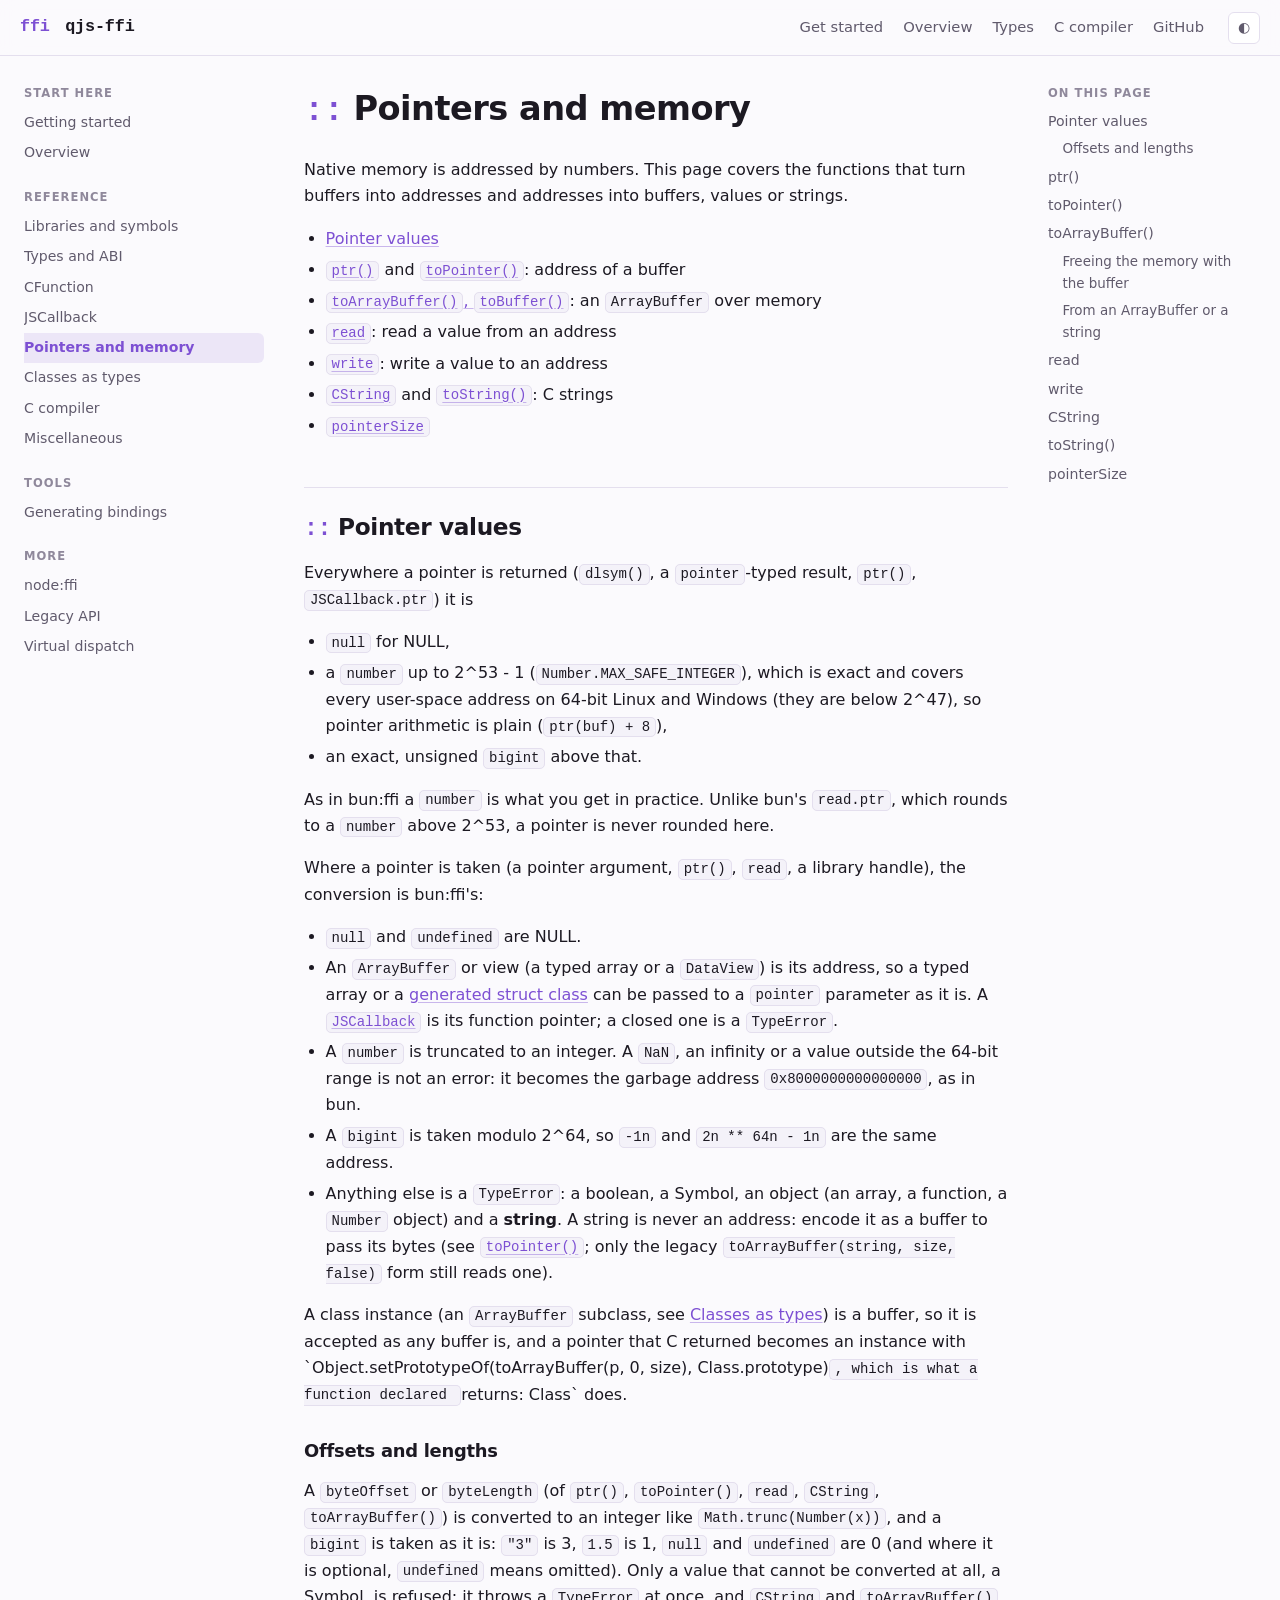
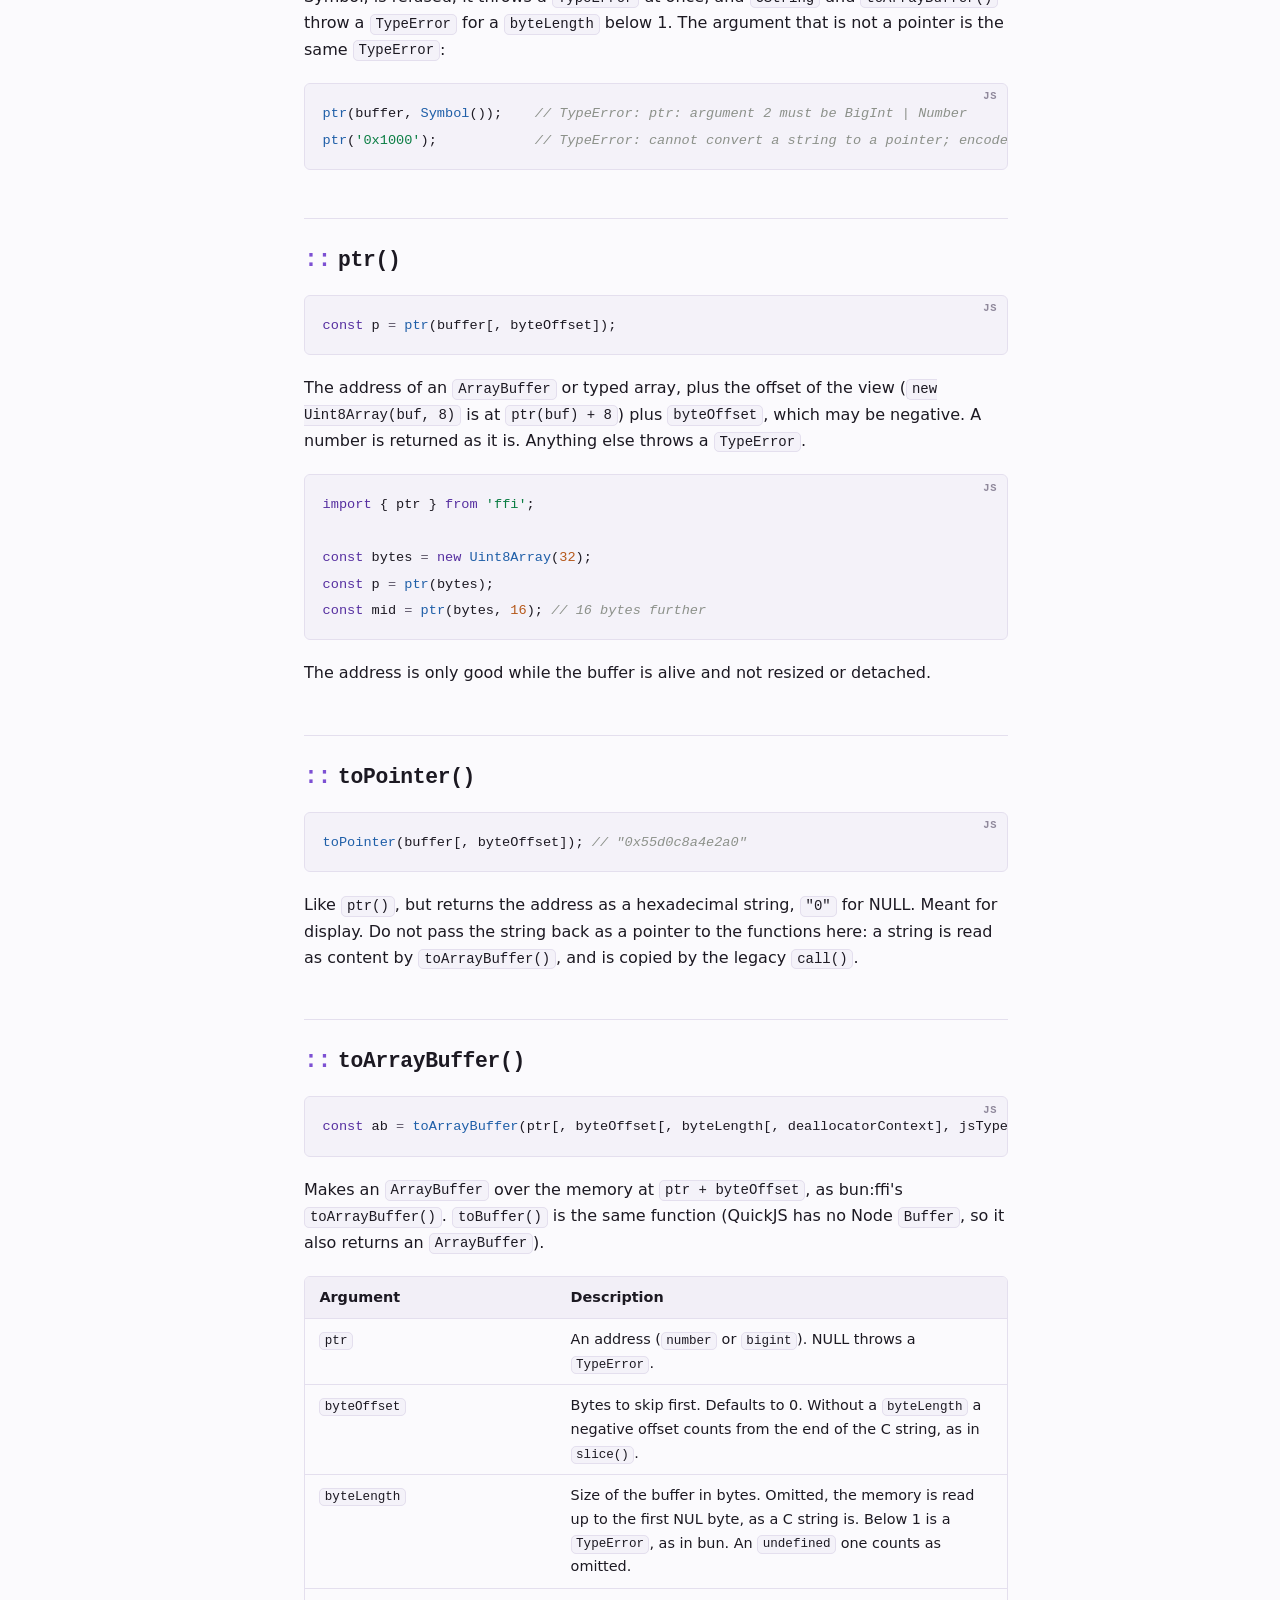
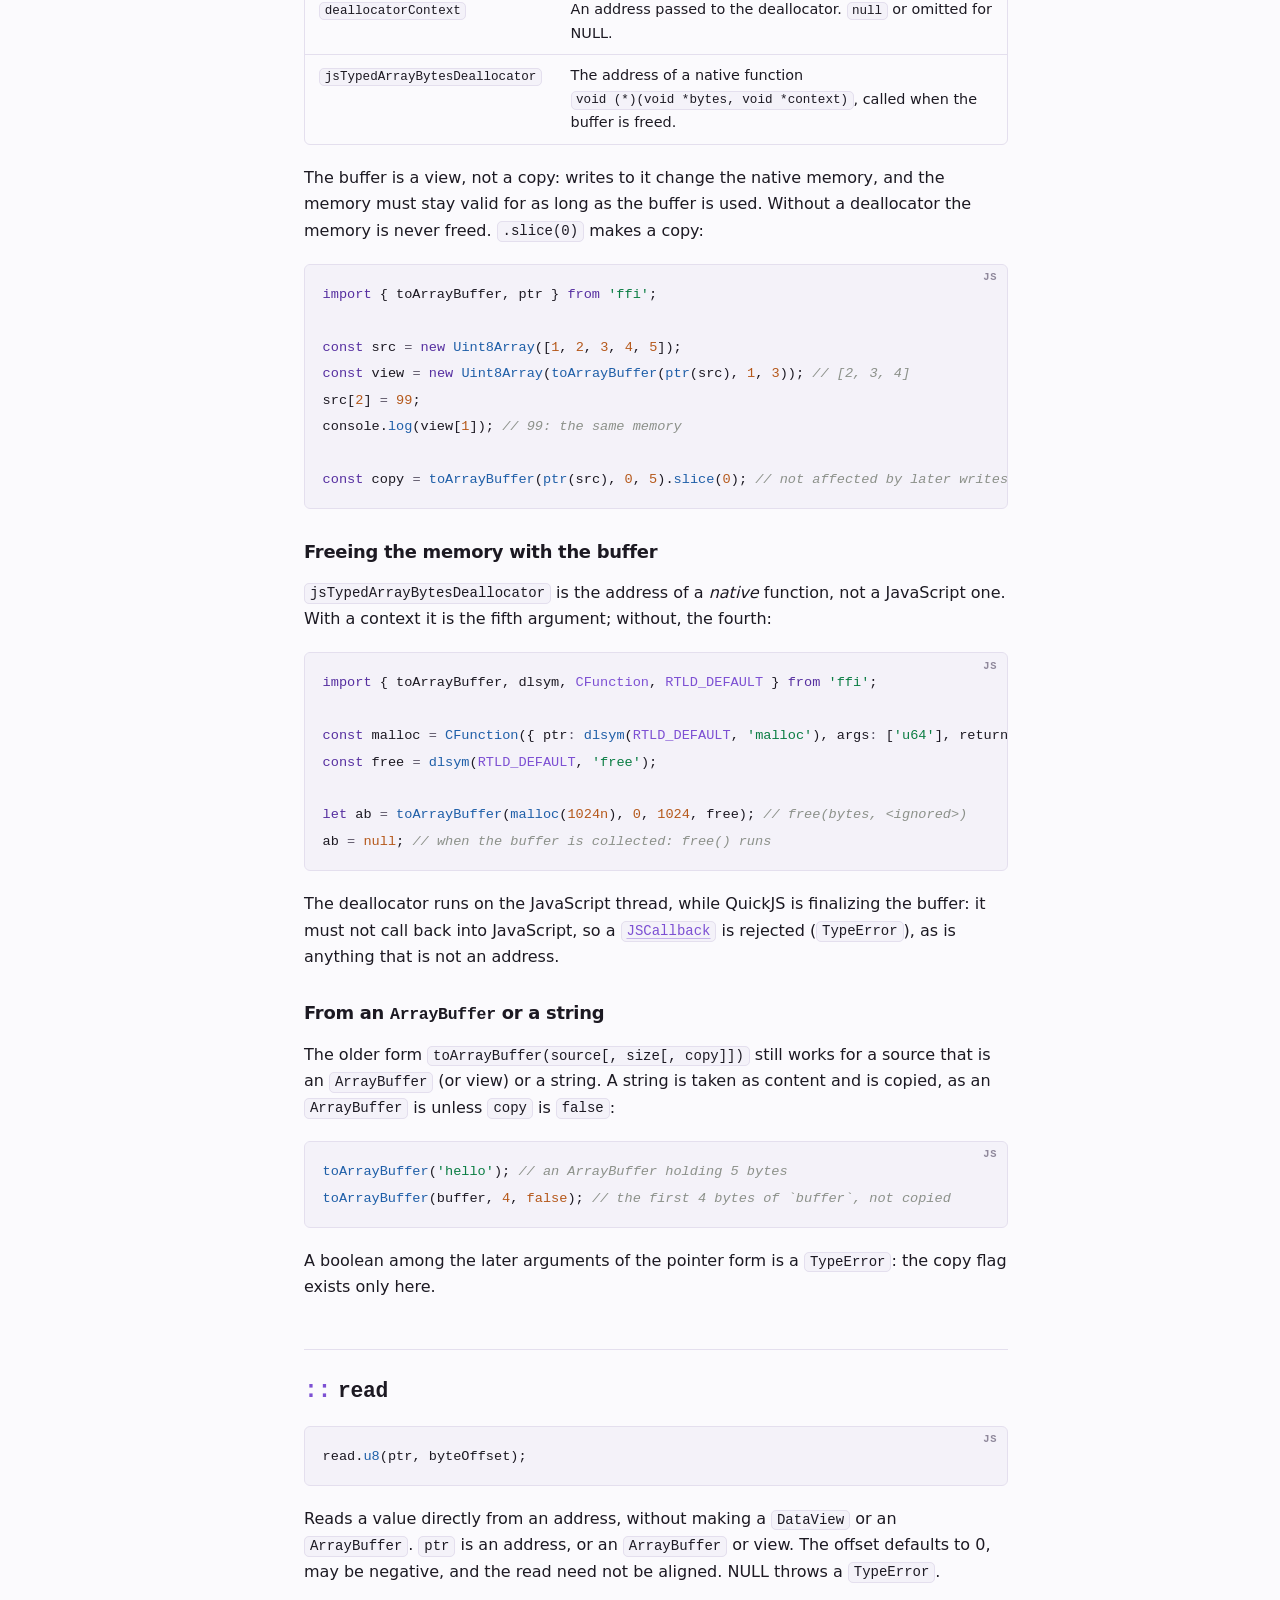
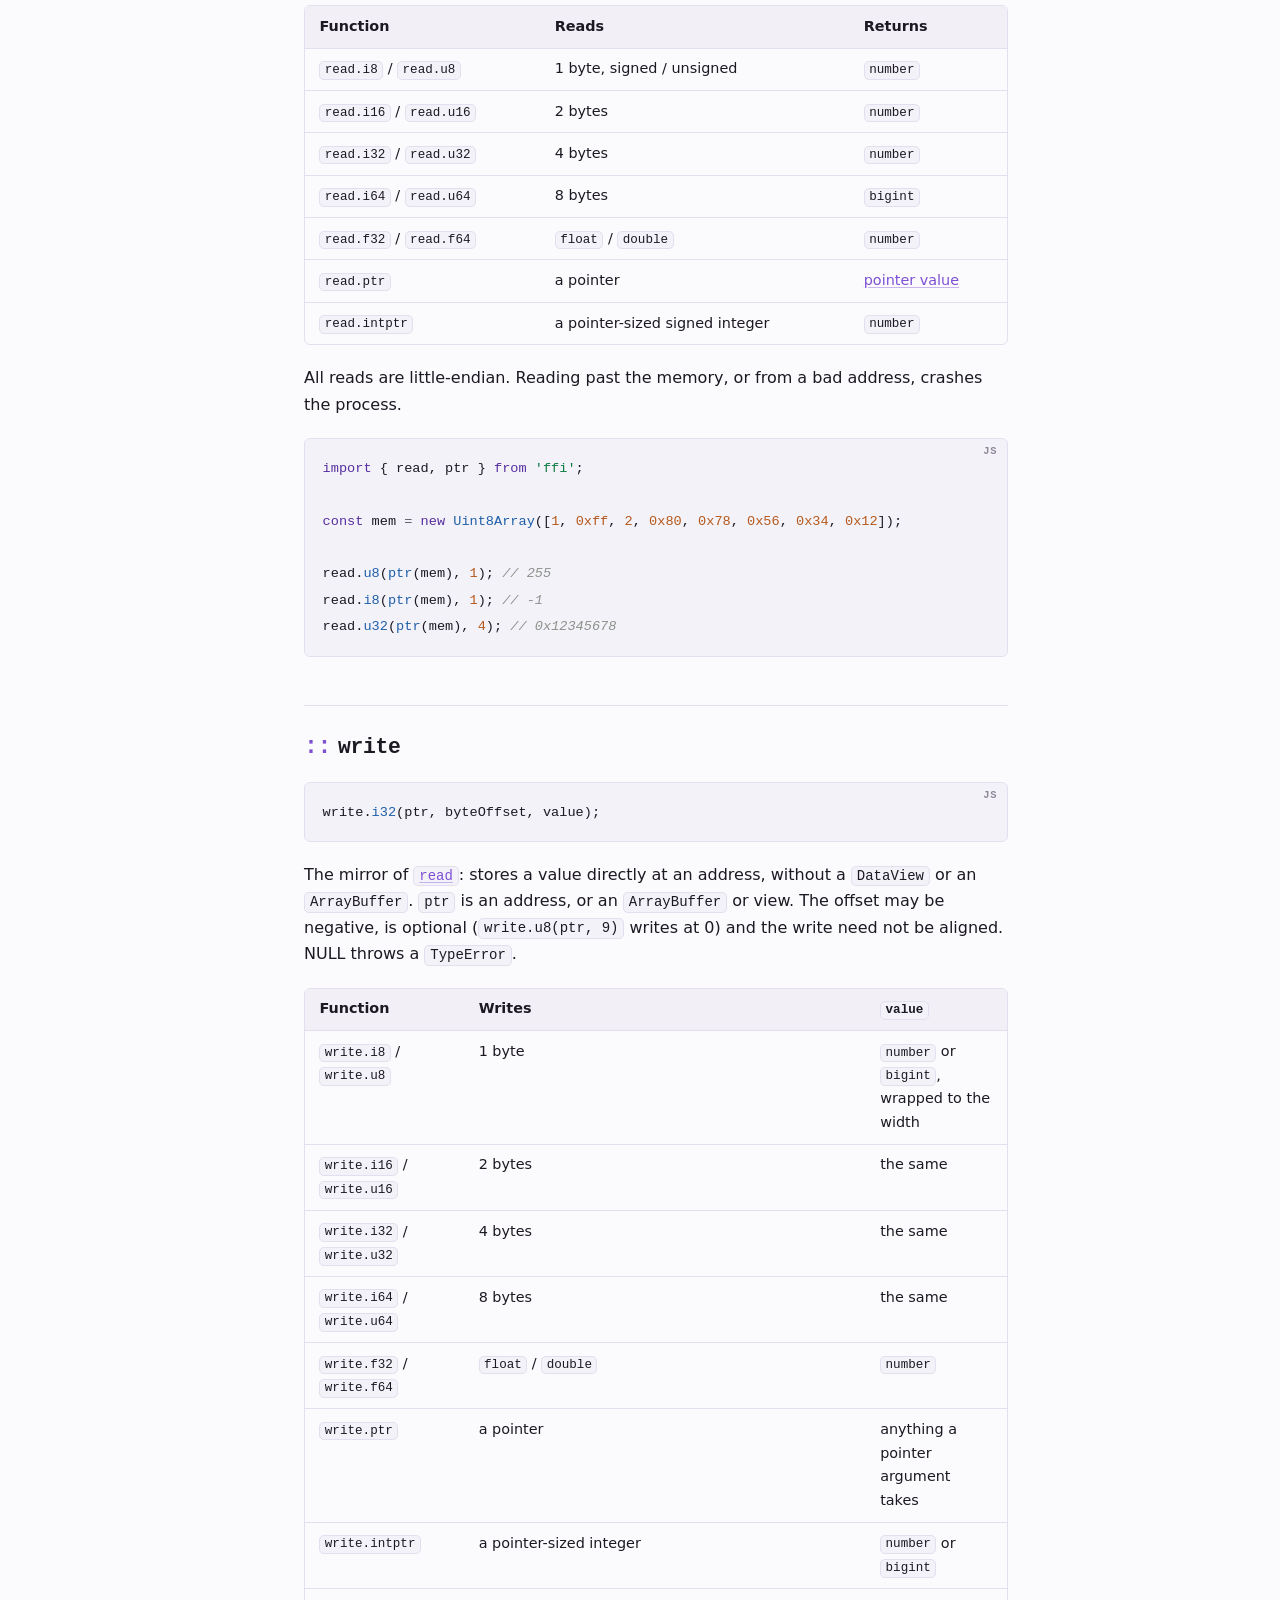
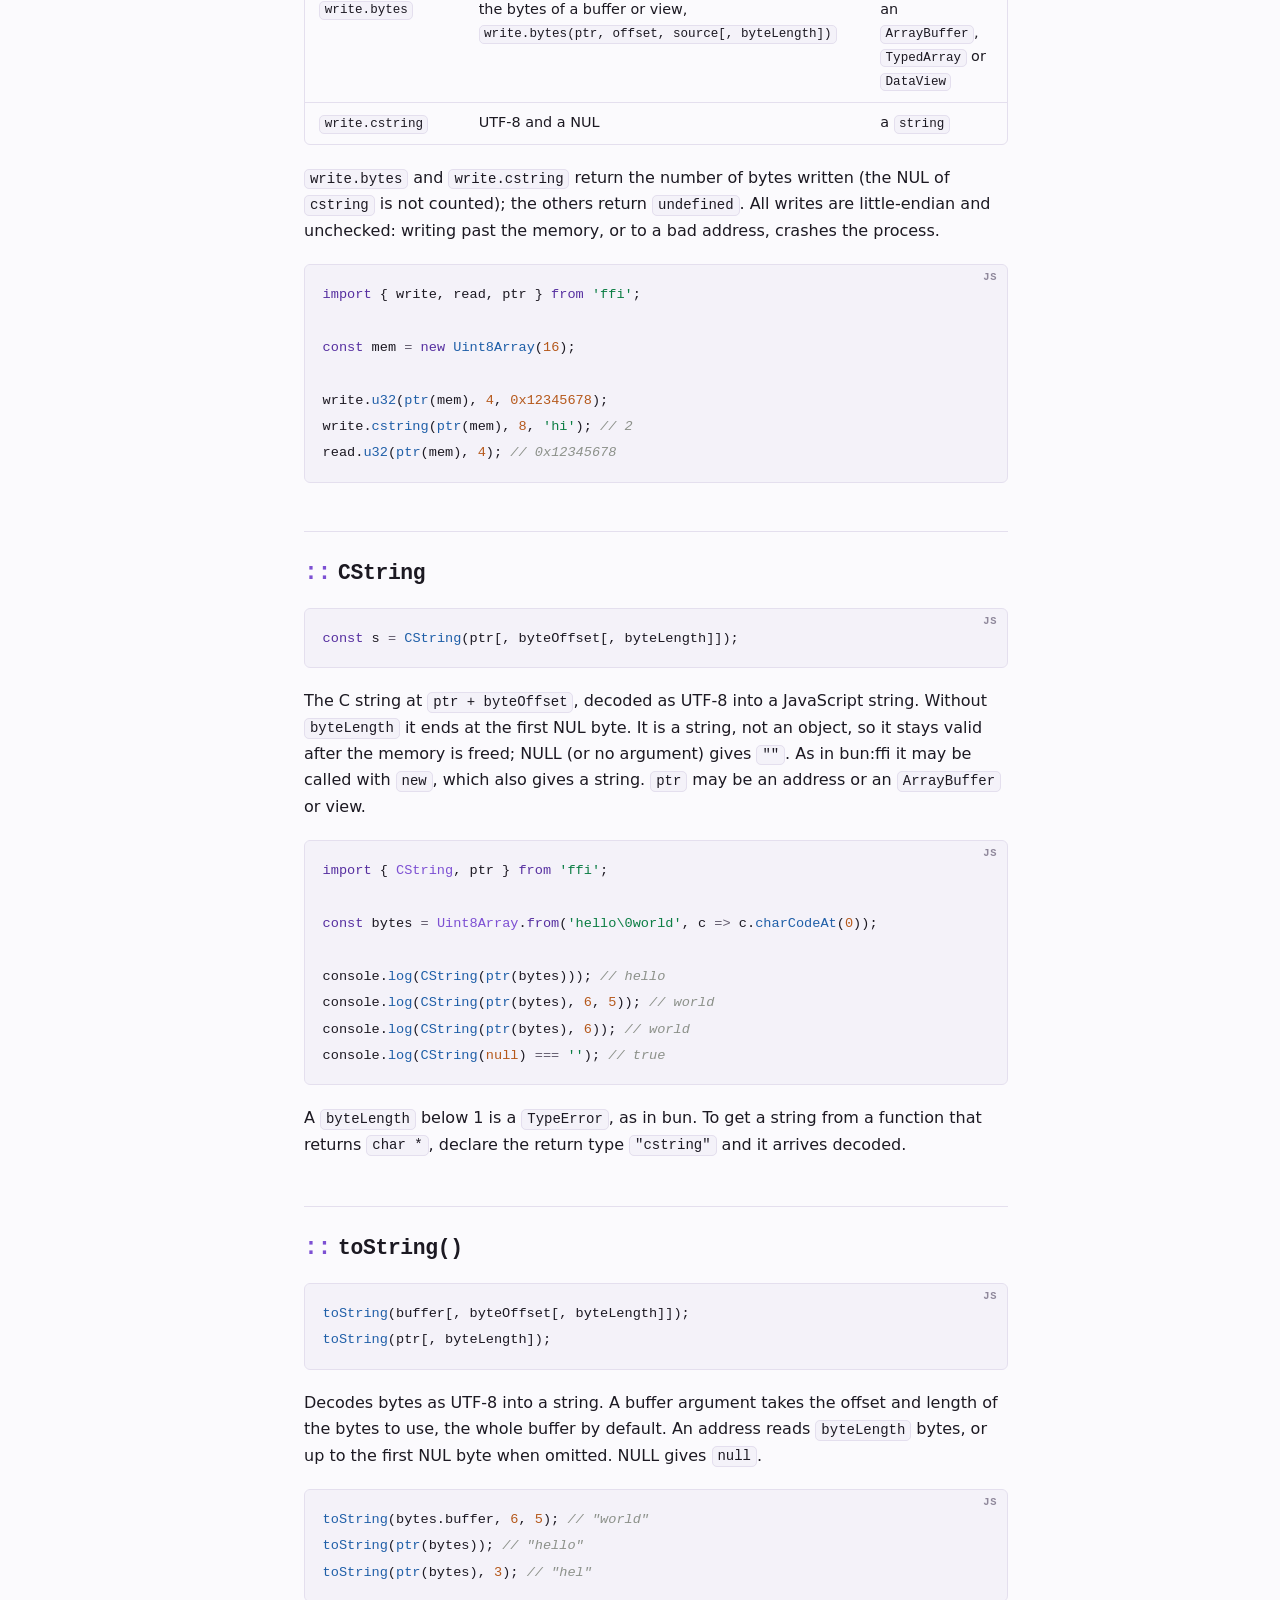
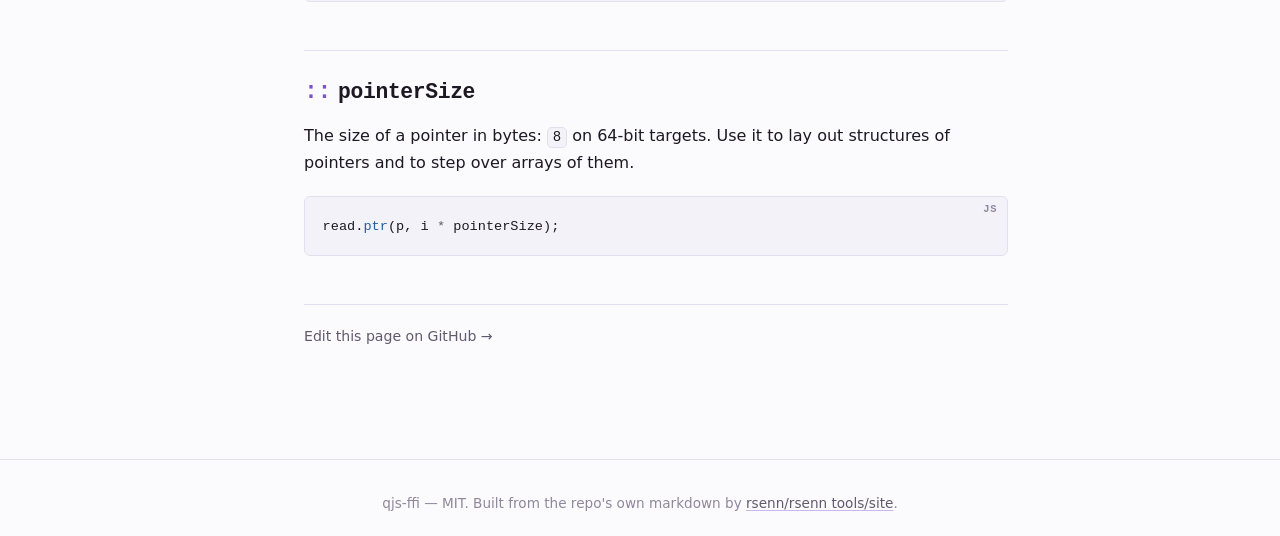
<file: docs/pointers.html>
<!doctype html>
<html lang="en">
<head>
<meta charset="utf-8">
<meta name="viewport" content="width=device-width, initial-scale=1">
<title>Pointers and memory — qjs-ffi</title>
<meta name="description" content="qjs-ffi — Call any C library from QuickJS. libffi and dlopen as a loadable QuickJS module: define C prototypes, call functions, pass callbacks, use ArrayBuffer classes as struct types, plus ready-made bindings for cairo, SDL2, freetype, libcurl and more.">
<link rel="stylesheet" href="../assets/base.css">
<link rel="stylesheet" href="../assets/theme.css">
<link rel="icon" href="../assets/favicon.svg" type="image/svg+xml">
<script>try{var t=localStorage.getItem('theme');if(t)document.documentElement.dataset.theme=t}catch(e){}</script>
</head>
<body class="has-sidebar" data-site="qjs-ffi" data-root="../">
<header class="topbar">
  <a class="brand" href="../index.html"><span class="mark">ffi</span> <span class="brand-name">qjs-ffi</span></a>
  <nav class="topnav">
    <a href="../getting-started.html">Get started</a>
    <a href="../docs/ffi.html">Overview</a>
    <a href="../docs/types.html">Types</a>
    <a href="../docs/c-compiler.html">C compiler</a>
    <a href="https://github.com/rsenn/qjs-ffi" target="_blank" rel="noopener">GitHub</a>
  </nav>
  <button class="themetoggle" type="button" aria-label="Toggle colour scheme">◐</button>
</header>
<div class="layout">
<aside class="sidebar"><div class="navgroup"><h3>Start here</h3><ul><li><a href="../getting-started.html">Getting started</a></li><li><a href="ffi.html">Overview</a></li></ul></div><div class="navgroup"><h3>Reference</h3><ul><li><a href="dlopen.html">Libraries and symbols</a></li><li><a href="types.html">Types and ABI</a></li><li><a href="c-function.html">CFunction</a></li><li><a href="js-callback.html">JSCallback</a></li><li><a href="pointers.html" class="here">Pointers and memory</a></li><li><a href="struct.html">Classes as types</a></li><li><a href="c-compiler.html">C compiler</a></li><li><a href="misc.html">Miscellaneous</a></li></ul></div><div class="navgroup"><h3>Tools</h3><ul><li><a href="gen-bindings.html">Generating bindings</a></li></ul></div><div class="navgroup"><h3>More</h3><ul><li><a href="node-ffi.html">node:ffi</a></li><li><a href="legacy.html">Legacy API</a></li><li><a href="internals/cxx-virtual-dispatch.html">Virtual dispatch</a></li></ul></div></aside>
<main class="doc">
<article><h1 id="pointers-and-memory"><a class="anchor" href="#pointers-and-memory" aria-hidden="true">#</a>Pointers and memory</h1>
<p>Native memory is addressed by numbers. This page covers the functions that
turn buffers into addresses and addresses into buffers, values or strings.</p>
<ul>
<li><a href="#pointer-values">Pointer values</a></li>
<li><a href="#ptr"><code>ptr()</code></a> and <a href="#topointer"><code>toPointer()</code></a>: address of a buffer</li>
<li><a href="#toarraybuffer"><code>toArrayBuffer()</code>, <code>toBuffer()</code></a>: an <code>ArrayBuffer</code> over memory</li>
<li><a href="#read"><code>read</code></a>: read a value from an address</li>
<li><a href="#write"><code>write</code></a>: write a value to an address</li>
<li><a href="#cstring"><code>CString</code></a> and <a href="#tostring"><code>toString()</code></a>: C strings</li>
<li><a href="#pointersize"><code>pointerSize</code></a></li>
</ul>
<h2 id="pointer-values"><a class="anchor" href="#pointer-values" aria-hidden="true">#</a>Pointer values</h2>
<p>Everywhere a pointer is returned (<code>dlsym()</code>, a <code>pointer</code>-typed result,
<code>ptr()</code>, <code>JSCallback.ptr</code>) it is</p>
<ul>
<li><code>null</code> for NULL,</li>
<li>a <code>number</code> up to 2^53 - 1 (<code>Number.MAX_SAFE_INTEGER</code>), which is exact and
covers every user-space address on 64-bit Linux and Windows (they are below
2^47), so pointer arithmetic is plain (<code>ptr(buf) + 8</code>),</li>
<li>an exact, unsigned <code>bigint</code> above that.</li>
</ul>
<p>As in bun:ffi a <code>number</code> is what you get in practice. Unlike bun's <code>read.ptr</code>,
which rounds to a <code>number</code> above 2^53, a pointer is never rounded here.</p>
<p>Where a pointer is taken (a pointer argument, <code>ptr()</code>, <code>read</code>, a library handle),
the conversion is bun:ffi's:</p>
<ul>
<li><code>null</code> and <code>undefined</code> are NULL.</li>
<li>An <code>ArrayBuffer</code> or view (a typed array or a <code>DataView</code>) is its address, so a
typed array or a <a href="gen-bindings.html">generated struct class</a> can be passed to
a <code>pointer</code> parameter as it is. A <a href="js-callback.html"><code>JSCallback</code></a> is its
function pointer; a closed one is a <code>TypeError</code>.</li>
<li>A <code>number</code> is truncated to an integer. A <code>NaN</code>, an infinity or a value outside
the 64-bit range is not an error: it becomes the garbage address
<code>0x8000000000000000</code>, as in bun.</li>
<li>A <code>bigint</code> is taken modulo 2^64, so <code>-1n</code> and <code>2n ** 64n - 1n</code> are the same
address.</li>
<li>Anything else is a <code>TypeError</code>: a boolean, a Symbol, an object (an array, a
function, a <code>Number</code> object) and a <strong>string</strong>. A string is never an address:
encode it as a buffer to pass its bytes (see <a href="#topointer"><code>toPointer()</code></a>;
only the legacy <code>toArrayBuffer(string, size, false)</code> form still reads one).</li>
</ul>
<p>A class instance (an <code>ArrayBuffer</code> subclass, see <a href="struct.html">Classes as types</a>)
is a buffer, so it is accepted as any buffer is, and a pointer that C returned
becomes an instance with `Object.setPrototypeOf(toArrayBuffer(p, 0, size),
Class.prototype)<code>, which is what a function declared </code>returns: Class` does.</p>
<h3 id="offsets-and-lengths"><a class="anchor" href="#offsets-and-lengths" aria-hidden="true">#</a>Offsets and lengths</h3>
<p>A <code>byteOffset</code> or <code>byteLength</code> (of <code>ptr()</code>, <code>toPointer()</code>, <code>read</code>, <code>CString</code>,
<code>toArrayBuffer()</code>) is converted to an integer like <code>Math.trunc(Number(x))</code>, and a
<code>bigint</code> is taken as it is: <code>"3"</code> is 3, <code>1.5</code> is 1, <code>null</code> and <code>undefined</code> are 0
(and where it is optional, <code>undefined</code> means omitted). Only a value that cannot
be converted at all, a Symbol, is refused; it throws a <code>TypeError</code> at once, and
<code>CString</code> and <code>toArrayBuffer()</code> throw a <code>TypeError</code> for a <code>byteLength</code> below 1. The
argument that is not a pointer is the same <code>TypeError</code>:</p>
<div class="codeblock" data-lang="js"><pre><code class="language-js"><span class="t-fn">ptr</span>(<span class="t-id">buffer</span>, <span class="t-fn">Symbol</span>());    <span class="t-cm">// TypeError: ptr: argument 2 must be BigInt | Number</span>
<span class="t-fn">ptr</span>(<span class="t-str">'0x1000'</span>);            <span class="t-cm">// TypeError: cannot convert a string to a pointer; encode it as a buffer</span></code></pre></div>
<h2 id="ptr"><a class="anchor" href="#ptr" aria-hidden="true">#</a><code>ptr()</code></h2>
<div class="codeblock" data-lang="js"><pre><code class="language-js"><span class="t-kw">const</span> <span class="t-id">p</span> <span class="t-op">=</span> <span class="t-fn">ptr</span>(<span class="t-id">buffer</span>[, <span class="t-id">byteOffset</span>]);</code></pre></div>
<p>The address of an <code>ArrayBuffer</code> or typed array, plus the offset of the view
(<code>new Uint8Array(buf, 8)</code> is at <code>ptr(buf) + 8</code>) plus <code>byteOffset</code>, which may
be negative. A number is returned as it is. Anything else throws a
<code>TypeError</code>.</p>
<div class="codeblock" data-lang="js"><pre><code class="language-js"><span class="t-kw">import</span> { <span class="t-id">ptr</span> } <span class="t-kw">from</span> <span class="t-str">'ffi'</span>;

<span class="t-kw">const</span> <span class="t-id">bytes</span> <span class="t-op">=</span> <span class="t-kw">new</span> <span class="t-fn">Uint8Array</span>(<span class="t-num">32</span>);
<span class="t-kw">const</span> <span class="t-id">p</span> <span class="t-op">=</span> <span class="t-fn">ptr</span>(<span class="t-id">bytes</span>);
<span class="t-kw">const</span> <span class="t-id">mid</span> <span class="t-op">=</span> <span class="t-fn">ptr</span>(<span class="t-id">bytes</span>, <span class="t-num">16</span>); <span class="t-cm">// 16 bytes further</span></code></pre></div>
<p>The address is only good while the buffer is alive and not resized or
detached.</p>
<h2 id="topointer"><a class="anchor" href="#topointer" aria-hidden="true">#</a><code>toPointer()</code></h2>
<div class="codeblock" data-lang="js"><pre><code class="language-js"><span class="t-fn">toPointer</span>(<span class="t-id">buffer</span>[, <span class="t-id">byteOffset</span>]); <span class="t-cm">// "0x55d0c8a4e2a0"</span></code></pre></div>
<p>Like <code>ptr()</code>, but returns the address as a hexadecimal string, <code>"0"</code> for NULL.
Meant for display. Do not pass the string back as a pointer to the functions
here: a string is read as content by <code>toArrayBuffer()</code>, and is copied by the
legacy <code>call()</code>.</p>
<h2 id="toarraybuffer"><a class="anchor" href="#toarraybuffer" aria-hidden="true">#</a><code>toArrayBuffer()</code></h2>
<div class="codeblock" data-lang="js"><pre><code class="language-js"><span class="t-kw">const</span> <span class="t-id">ab</span> <span class="t-op">=</span> <span class="t-fn">toArrayBuffer</span>(<span class="t-id">ptr</span>[, <span class="t-id">byteOffset</span>[, <span class="t-id">byteLength</span>[, <span class="t-id">deallocatorContext</span>], <span class="t-id">jsTypedArrayBytesDeallocator</span>]]);</code></pre></div>
<p>Makes an <code>ArrayBuffer</code> over the memory at <code>ptr + byteOffset</code>, as bun:ffi's
<code>toArrayBuffer()</code>. <code>toBuffer()</code> is the same function (QuickJS has no Node
<code>Buffer</code>, so it also returns an <code>ArrayBuffer</code>).</p>
<div class="tablewrap"><table><thead><tr><th>Argument</th><th>Description</th></tr></thead><tbody><tr><td><code>ptr</code></td><td>An address (<code>number</code> or <code>bigint</code>). NULL throws a <code>TypeError</code>.</td></tr><tr><td><code>byteOffset</code></td><td>Bytes to skip first. Defaults to 0. Without a <code>byteLength</code> a negative offset counts from the end of the C string, as in <code>slice()</code>.</td></tr><tr><td><code>byteLength</code></td><td>Size of the buffer in bytes. Omitted, the memory is read up to the first NUL byte, as a C string is. Below 1 is a <code>TypeError</code>, as in bun. An <code>undefined</code> one counts as omitted.</td></tr><tr><td><code>deallocatorContext</code></td><td>An address passed to the deallocator. <code>null</code> or omitted for NULL.</td></tr><tr><td><code>jsTypedArrayBytesDeallocator</code></td><td>The address of a native function <code>void (*)(void *bytes, void *context)</code>, called when the buffer is freed.</td></tr></tbody></table></div>
<p>The buffer is a view, not a copy: writes to it change the native memory, and
the memory must stay valid for as long as the buffer is used. Without a
deallocator the memory is never freed. <code>.slice(0)</code> makes a copy:</p>
<div class="codeblock" data-lang="js"><pre><code class="language-js"><span class="t-kw">import</span> { <span class="t-id">toArrayBuffer</span>, <span class="t-id">ptr</span> } <span class="t-kw">from</span> <span class="t-str">'ffi'</span>;

<span class="t-kw">const</span> <span class="t-id">src</span> <span class="t-op">=</span> <span class="t-kw">new</span> <span class="t-fn">Uint8Array</span>([<span class="t-num">1</span>, <span class="t-num">2</span>, <span class="t-num">3</span>, <span class="t-num">4</span>, <span class="t-num">5</span>]);
<span class="t-kw">const</span> <span class="t-id">view</span> <span class="t-op">=</span> <span class="t-kw">new</span> <span class="t-fn">Uint8Array</span>(<span class="t-fn">toArrayBuffer</span>(<span class="t-fn">ptr</span>(<span class="t-id">src</span>), <span class="t-num">1</span>, <span class="t-num">3</span>)); <span class="t-cm">// [2, 3, 4]</span>
<span class="t-id">src</span>[<span class="t-num">2</span>] <span class="t-op">=</span> <span class="t-num">99</span>;
<span class="t-id">console</span>.<span class="t-fn">log</span>(<span class="t-id">view</span>[<span class="t-num">1</span>]); <span class="t-cm">// 99: the same memory</span>

<span class="t-kw">const</span> <span class="t-id">copy</span> <span class="t-op">=</span> <span class="t-fn">toArrayBuffer</span>(<span class="t-fn">ptr</span>(<span class="t-id">src</span>), <span class="t-num">0</span>, <span class="t-num">5</span>).<span class="t-fn">slice</span>(<span class="t-num">0</span>); <span class="t-cm">// not affected by later writes</span></code></pre></div>
<h3 id="freeing-the-memory-with-the-buffer"><a class="anchor" href="#freeing-the-memory-with-the-buffer" aria-hidden="true">#</a>Freeing the memory with the buffer</h3>
<p><code>jsTypedArrayBytesDeallocator</code> is the address of a <em>native</em> function, not a
JavaScript one. With a context it is the fifth argument; without, the fourth:</p>
<div class="codeblock" data-lang="js"><pre><code class="language-js"><span class="t-kw">import</span> { <span class="t-id">toArrayBuffer</span>, <span class="t-id">dlsym</span>, <span class="t-type">CFunction</span>, <span class="t-type">RTLD_DEFAULT</span> } <span class="t-kw">from</span> <span class="t-str">'ffi'</span>;

<span class="t-kw">const</span> <span class="t-id">malloc</span> <span class="t-op">=</span> <span class="t-fn">CFunction</span>({ <span class="t-id">ptr</span><span class="t-op">:</span> <span class="t-fn">dlsym</span>(<span class="t-type">RTLD_DEFAULT</span>, <span class="t-str">'malloc'</span>), <span class="t-id">args</span><span class="t-op">:</span> [<span class="t-str">'u64'</span>], <span class="t-id">returns</span><span class="t-op">:</span> <span class="t-str">'pointer'</span> });
<span class="t-kw">const</span> <span class="t-id">free</span> <span class="t-op">=</span> <span class="t-fn">dlsym</span>(<span class="t-type">RTLD_DEFAULT</span>, <span class="t-str">'free'</span>);

<span class="t-kw">let</span> <span class="t-id">ab</span> <span class="t-op">=</span> <span class="t-fn">toArrayBuffer</span>(<span class="t-fn">malloc</span>(<span class="t-num">1024n</span>), <span class="t-num">0</span>, <span class="t-num">1024</span>, <span class="t-id">free</span>); <span class="t-cm">// free(bytes, &lt;ignored&gt;)</span>
<span class="t-id">ab</span> <span class="t-op">=</span> <span class="t-atom">null</span>; <span class="t-cm">// when the buffer is collected: free() runs</span></code></pre></div>
<p>The deallocator runs on the JavaScript thread, while QuickJS is finalizing the
buffer: it must not call back into JavaScript, so a <a href="js-callback.html"><code>JSCallback</code></a>
is rejected (<code>TypeError</code>), as is anything that is not an address.</p>
<h3 id="from-an-arraybuffer-or-a-string"><a class="anchor" href="#from-an-arraybuffer-or-a-string" aria-hidden="true">#</a>From an <code>ArrayBuffer</code> or a string</h3>
<p>The older form <code>toArrayBuffer(source[, size[, copy]])</code> still works for a source
that is an <code>ArrayBuffer</code> (or view) or a string. A string is taken as content
and is copied, as an <code>ArrayBuffer</code> is unless <code>copy</code> is <code>false</code>:</p>
<div class="codeblock" data-lang="js"><pre><code class="language-js"><span class="t-fn">toArrayBuffer</span>(<span class="t-str">'hello'</span>); <span class="t-cm">// an ArrayBuffer holding 5 bytes</span>
<span class="t-fn">toArrayBuffer</span>(<span class="t-id">buffer</span>, <span class="t-num">4</span>, <span class="t-atom">false</span>); <span class="t-cm">// the first 4 bytes of `buffer`, not copied</span></code></pre></div>
<p>A boolean among the later arguments of the pointer form is a <code>TypeError</code>: the
copy flag exists only here.</p>
<h2 id="read"><a class="anchor" href="#read" aria-hidden="true">#</a><code>read</code></h2>
<div class="codeblock" data-lang="js"><pre><code class="language-js"><span class="t-id">read</span>.<span class="t-fn">u8</span>(<span class="t-id">ptr</span>, <span class="t-id">byteOffset</span>);</code></pre></div>
<p>Reads a value directly from an address, without making a <code>DataView</code> or an
<code>ArrayBuffer</code>. <code>ptr</code> is an address, or an <code>ArrayBuffer</code> or view. The offset
defaults to 0, may be negative, and the read need not be aligned. NULL throws a
<code>TypeError</code>.</p>
<div class="tablewrap"><table><thead><tr><th>Function</th><th>Reads</th><th>Returns</th></tr></thead><tbody><tr><td><code>read.i8</code> / <code>read.u8</code></td><td>1 byte, signed / unsigned</td><td><code>number</code></td></tr><tr><td><code>read.i16</code> / <code>read.u16</code></td><td>2 bytes</td><td><code>number</code></td></tr><tr><td><code>read.i32</code> / <code>read.u32</code></td><td>4 bytes</td><td><code>number</code></td></tr><tr><td><code>read.i64</code> / <code>read.u64</code></td><td>8 bytes</td><td><code>bigint</code></td></tr><tr><td><code>read.f32</code> / <code>read.f64</code></td><td><code>float</code> / <code>double</code></td><td><code>number</code></td></tr><tr><td><code id="read-read-ptr">read.ptr</code><a class="member-anchor" href="#read-read-ptr" aria-hidden="true">#</a></td><td>a pointer</td><td><a href="#pointer-values">pointer value</a></td></tr><tr><td><code id="read-read-intptr">read.intptr</code><a class="member-anchor" href="#read-read-intptr" aria-hidden="true">#</a></td><td>a pointer-sized signed integer</td><td><code>number</code></td></tr></tbody></table></div>
<p>All reads are little-endian. Reading past the memory, or from a bad address,
crashes the process.</p>
<div class="codeblock" data-lang="js"><pre><code class="language-js"><span class="t-kw">import</span> { <span class="t-id">read</span>, <span class="t-id">ptr</span> } <span class="t-kw">from</span> <span class="t-str">'ffi'</span>;

<span class="t-kw">const</span> <span class="t-id">mem</span> <span class="t-op">=</span> <span class="t-kw">new</span> <span class="t-fn">Uint8Array</span>([<span class="t-num">1</span>, <span class="t-num">0xff</span>, <span class="t-num">2</span>, <span class="t-num">0x80</span>, <span class="t-num">0x78</span>, <span class="t-num">0x56</span>, <span class="t-num">0x34</span>, <span class="t-num">0x12</span>]);

<span class="t-id">read</span>.<span class="t-fn">u8</span>(<span class="t-fn">ptr</span>(<span class="t-id">mem</span>), <span class="t-num">1</span>); <span class="t-cm">// 255</span>
<span class="t-id">read</span>.<span class="t-fn">i8</span>(<span class="t-fn">ptr</span>(<span class="t-id">mem</span>), <span class="t-num">1</span>); <span class="t-cm">// -1</span>
<span class="t-id">read</span>.<span class="t-fn">u32</span>(<span class="t-fn">ptr</span>(<span class="t-id">mem</span>), <span class="t-num">4</span>); <span class="t-cm">// 0x12345678</span></code></pre></div>
<h2 id="write"><a class="anchor" href="#write" aria-hidden="true">#</a><code>write</code></h2>
<div class="codeblock" data-lang="js"><pre><code class="language-js"><span class="t-id">write</span>.<span class="t-fn">i32</span>(<span class="t-id">ptr</span>, <span class="t-id">byteOffset</span>, <span class="t-id">value</span>);</code></pre></div>
<p>The mirror of <a href="#read"><code>read</code></a>: stores a value directly at an address, without a
<code>DataView</code> or an <code>ArrayBuffer</code>. <code>ptr</code> is an address, or an <code>ArrayBuffer</code> or view.
The offset may be negative, is optional (<code>write.u8(ptr, 9)</code> writes at 0) and the
write need not be aligned. NULL throws a <code>TypeError</code>.</p>
<div class="tablewrap"><table><thead><tr><th>Function</th><th>Writes</th><th><code>value</code></th></tr></thead><tbody><tr><td><code>write.i8</code> / <code>write.u8</code></td><td>1 byte</td><td><code>number</code> or <code>bigint</code>, wrapped to the width</td></tr><tr><td><code>write.i16</code> / <code>write.u16</code></td><td>2 bytes</td><td>the same</td></tr><tr><td><code>write.i32</code> / <code>write.u32</code></td><td>4 bytes</td><td>the same</td></tr><tr><td><code>write.i64</code> / <code>write.u64</code></td><td>8 bytes</td><td>the same</td></tr><tr><td><code>write.f32</code> / <code>write.f64</code></td><td><code>float</code> / <code>double</code></td><td><code>number</code></td></tr><tr><td><code id="write-write-ptr">write.ptr</code><a class="member-anchor" href="#write-write-ptr" aria-hidden="true">#</a></td><td>a pointer</td><td>anything a pointer argument takes</td></tr><tr><td><code id="write-write-intptr">write.intptr</code><a class="member-anchor" href="#write-write-intptr" aria-hidden="true">#</a></td><td>a pointer-sized integer</td><td><code>number</code> or <code>bigint</code></td></tr><tr><td><code id="write-write-bytes">write.bytes</code><a class="member-anchor" href="#write-write-bytes" aria-hidden="true">#</a></td><td>the bytes of a buffer or view, <code>write.bytes(ptr, offset, source[, byteLength])</code></td><td>an <code>ArrayBuffer</code>, <code>TypedArray</code> or <code>DataView</code></td></tr><tr><td><code id="write-write-cstring">write.cstring</code><a class="member-anchor" href="#write-write-cstring" aria-hidden="true">#</a></td><td>UTF-8 and a NUL</td><td>a <code>string</code></td></tr></tbody></table></div>
<p><code>write.bytes</code> and <code>write.cstring</code> return the number of bytes written (the NUL
of <code>cstring</code> is not counted); the others return <code>undefined</code>. All writes are
little-endian and unchecked: writing past the memory, or to a bad address,
crashes the process.</p>
<div class="codeblock" data-lang="js"><pre><code class="language-js"><span class="t-kw">import</span> { <span class="t-id">write</span>, <span class="t-id">read</span>, <span class="t-id">ptr</span> } <span class="t-kw">from</span> <span class="t-str">'ffi'</span>;

<span class="t-kw">const</span> <span class="t-id">mem</span> <span class="t-op">=</span> <span class="t-kw">new</span> <span class="t-fn">Uint8Array</span>(<span class="t-num">16</span>);

<span class="t-id">write</span>.<span class="t-fn">u32</span>(<span class="t-fn">ptr</span>(<span class="t-id">mem</span>), <span class="t-num">4</span>, <span class="t-num">0x12345678</span>);
<span class="t-id">write</span>.<span class="t-fn">cstring</span>(<span class="t-fn">ptr</span>(<span class="t-id">mem</span>), <span class="t-num">8</span>, <span class="t-str">'hi'</span>); <span class="t-cm">// 2</span>
<span class="t-id">read</span>.<span class="t-fn">u32</span>(<span class="t-fn">ptr</span>(<span class="t-id">mem</span>), <span class="t-num">4</span>); <span class="t-cm">// 0x12345678</span></code></pre></div>
<h2 id="cstring"><a class="anchor" href="#cstring" aria-hidden="true">#</a><code>CString</code></h2>
<div class="codeblock" data-lang="js"><pre><code class="language-js"><span class="t-kw">const</span> <span class="t-id">s</span> <span class="t-op">=</span> <span class="t-fn">CString</span>(<span class="t-id">ptr</span>[, <span class="t-id">byteOffset</span>[, <span class="t-id">byteLength</span>]]);</code></pre></div>
<p>The C string at <code>ptr + byteOffset</code>, decoded as UTF-8 into a JavaScript string.
Without <code>byteLength</code> it ends at the first NUL byte. It is a string, not an
object, so it stays valid after the memory is freed; NULL (or no argument)
gives <code>""</code>. As in bun:ffi it may be called with <code>new</code>, which also gives a string.
<code>ptr</code> may be an address or an <code>ArrayBuffer</code> or view.</p>
<div class="codeblock" data-lang="js"><pre><code class="language-js"><span class="t-kw">import</span> { <span class="t-type">CString</span>, <span class="t-id">ptr</span> } <span class="t-kw">from</span> <span class="t-str">'ffi'</span>;

<span class="t-kw">const</span> <span class="t-id">bytes</span> <span class="t-op">=</span> <span class="t-type">Uint8Array</span>.<span class="t-kw">from</span>(<span class="t-str">'hello\0world'</span>, <span class="t-id">c</span> <span class="t-op">=&gt;</span> <span class="t-id">c</span>.<span class="t-fn">charCodeAt</span>(<span class="t-num">0</span>));

<span class="t-id">console</span>.<span class="t-fn">log</span>(<span class="t-fn">CString</span>(<span class="t-fn">ptr</span>(<span class="t-id">bytes</span>))); <span class="t-cm">// hello</span>
<span class="t-id">console</span>.<span class="t-fn">log</span>(<span class="t-fn">CString</span>(<span class="t-fn">ptr</span>(<span class="t-id">bytes</span>), <span class="t-num">6</span>, <span class="t-num">5</span>)); <span class="t-cm">// world</span>
<span class="t-id">console</span>.<span class="t-fn">log</span>(<span class="t-fn">CString</span>(<span class="t-fn">ptr</span>(<span class="t-id">bytes</span>), <span class="t-num">6</span>)); <span class="t-cm">// world</span>
<span class="t-id">console</span>.<span class="t-fn">log</span>(<span class="t-fn">CString</span>(<span class="t-atom">null</span>) <span class="t-op">===</span> <span class="t-str">''</span>); <span class="t-cm">// true</span></code></pre></div>
<p>A <code>byteLength</code> below 1 is a <code>TypeError</code>, as in bun. To get a string from a function that returns <code>char *</code>,
declare the return type <code>"cstring"</code> and it arrives decoded.</p>
<h2 id="tostring"><a class="anchor" href="#tostring" aria-hidden="true">#</a><code>toString()</code></h2>
<div class="codeblock" data-lang="js"><pre><code class="language-js"><span class="t-fn">toString</span>(<span class="t-id">buffer</span>[, <span class="t-id">byteOffset</span>[, <span class="t-id">byteLength</span>]]);
<span class="t-fn">toString</span>(<span class="t-id">ptr</span>[, <span class="t-id">byteLength</span>]);</code></pre></div>
<p>Decodes bytes as UTF-8 into a string. A buffer argument takes the offset and
length of the bytes to use, the whole buffer by default. An address reads
<code>byteLength</code> bytes, or up to the first NUL byte when omitted. NULL gives <code>null</code>.</p>
<div class="codeblock" data-lang="js"><pre><code class="language-js"><span class="t-fn">toString</span>(<span class="t-id">bytes</span>.<span class="t-prop">buffer</span>, <span class="t-num">6</span>, <span class="t-num">5</span>); <span class="t-cm">// "world"</span>
<span class="t-fn">toString</span>(<span class="t-fn">ptr</span>(<span class="t-id">bytes</span>)); <span class="t-cm">// "hello"</span>
<span class="t-fn">toString</span>(<span class="t-fn">ptr</span>(<span class="t-id">bytes</span>), <span class="t-num">3</span>); <span class="t-cm">// "hel"</span></code></pre></div>
<h2 id="pointersize"><a class="anchor" href="#pointersize" aria-hidden="true">#</a><code>pointerSize</code></h2>
<p>The size of a pointer in bytes: <code>8</code> on 64-bit targets. Use it to lay out
structures of pointers and to step over arrays of them.</p>
<div class="codeblock" data-lang="js"><pre><code class="language-js"><span class="t-id">read</span>.<span class="t-fn">ptr</span>(<span class="t-id">p</span>, <span class="t-id">i</span> <span class="t-op">*</span> <span class="t-id">pointerSize</span>);</code></pre></div></article>
<p class="editlink"><a href="https://github.com/rsenn/qjs-ffi/blob/main/doc/pointers.md">Edit this page on GitHub →</a></p>
</main>
<nav class="toc"><h3>On this page</h3><ul><li class="lvl2"><a href="#pointer-values">Pointer values</a></li><li class="lvl3"><a href="#offsets-and-lengths">Offsets and lengths</a></li><li class="lvl2"><a href="#ptr">ptr()</a></li><li class="lvl2"><a href="#topointer">toPointer()</a></li><li class="lvl2"><a href="#toarraybuffer">toArrayBuffer()</a></li><li class="lvl3"><a href="#freeing-the-memory-with-the-buffer">Freeing the memory with the buffer</a></li><li class="lvl3"><a href="#from-an-arraybuffer-or-a-string">From an ArrayBuffer or a string</a></li><li class="lvl2"><a href="#read">read</a></li><li class="lvl2"><a href="#write">write</a></li><li class="lvl2"><a href="#cstring">CString</a></li><li class="lvl2"><a href="#tostring">toString()</a></li><li class="lvl2"><a href="#pointersize">pointerSize</a></li></ul></nav>
</div>
<footer class="sitefoot">
  <p>qjs-ffi — MIT. Built from the repo's own markdown by
     <a href="https://github.com/rsenn/rsenn/tree/main/tools/site">rsenn/rsenn tools/site</a>.</p>
</footer>
<script>
document.querySelector('.themetoggle').addEventListener('click', function () {
  var d = document.documentElement;
  var dark = d.dataset.theme ? d.dataset.theme === 'dark'
    : matchMedia('(prefers-color-scheme: dark)').matches;
  d.dataset.theme = dark ? 'light' : 'dark';
  try { localStorage.setItem('theme', d.dataset.theme); } catch (e) {}
});
</script>
</body>
</html>
</file>
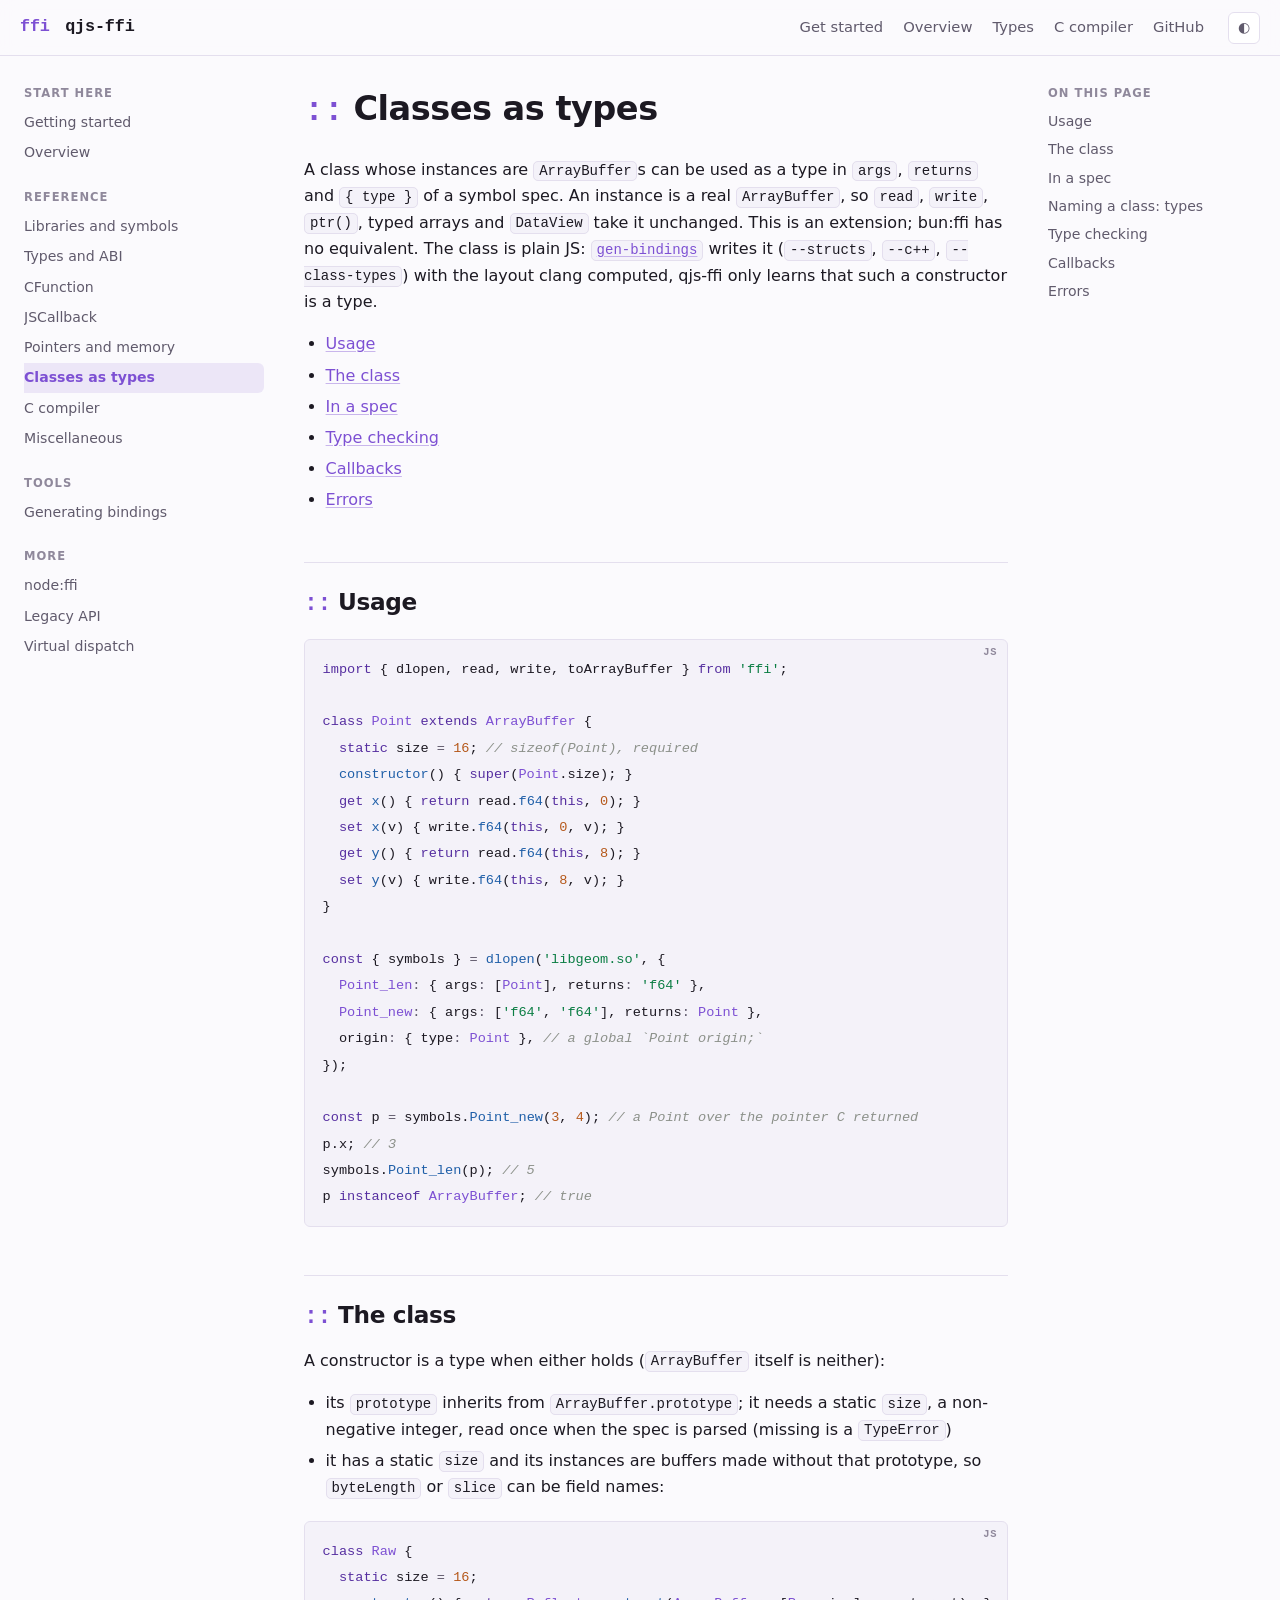
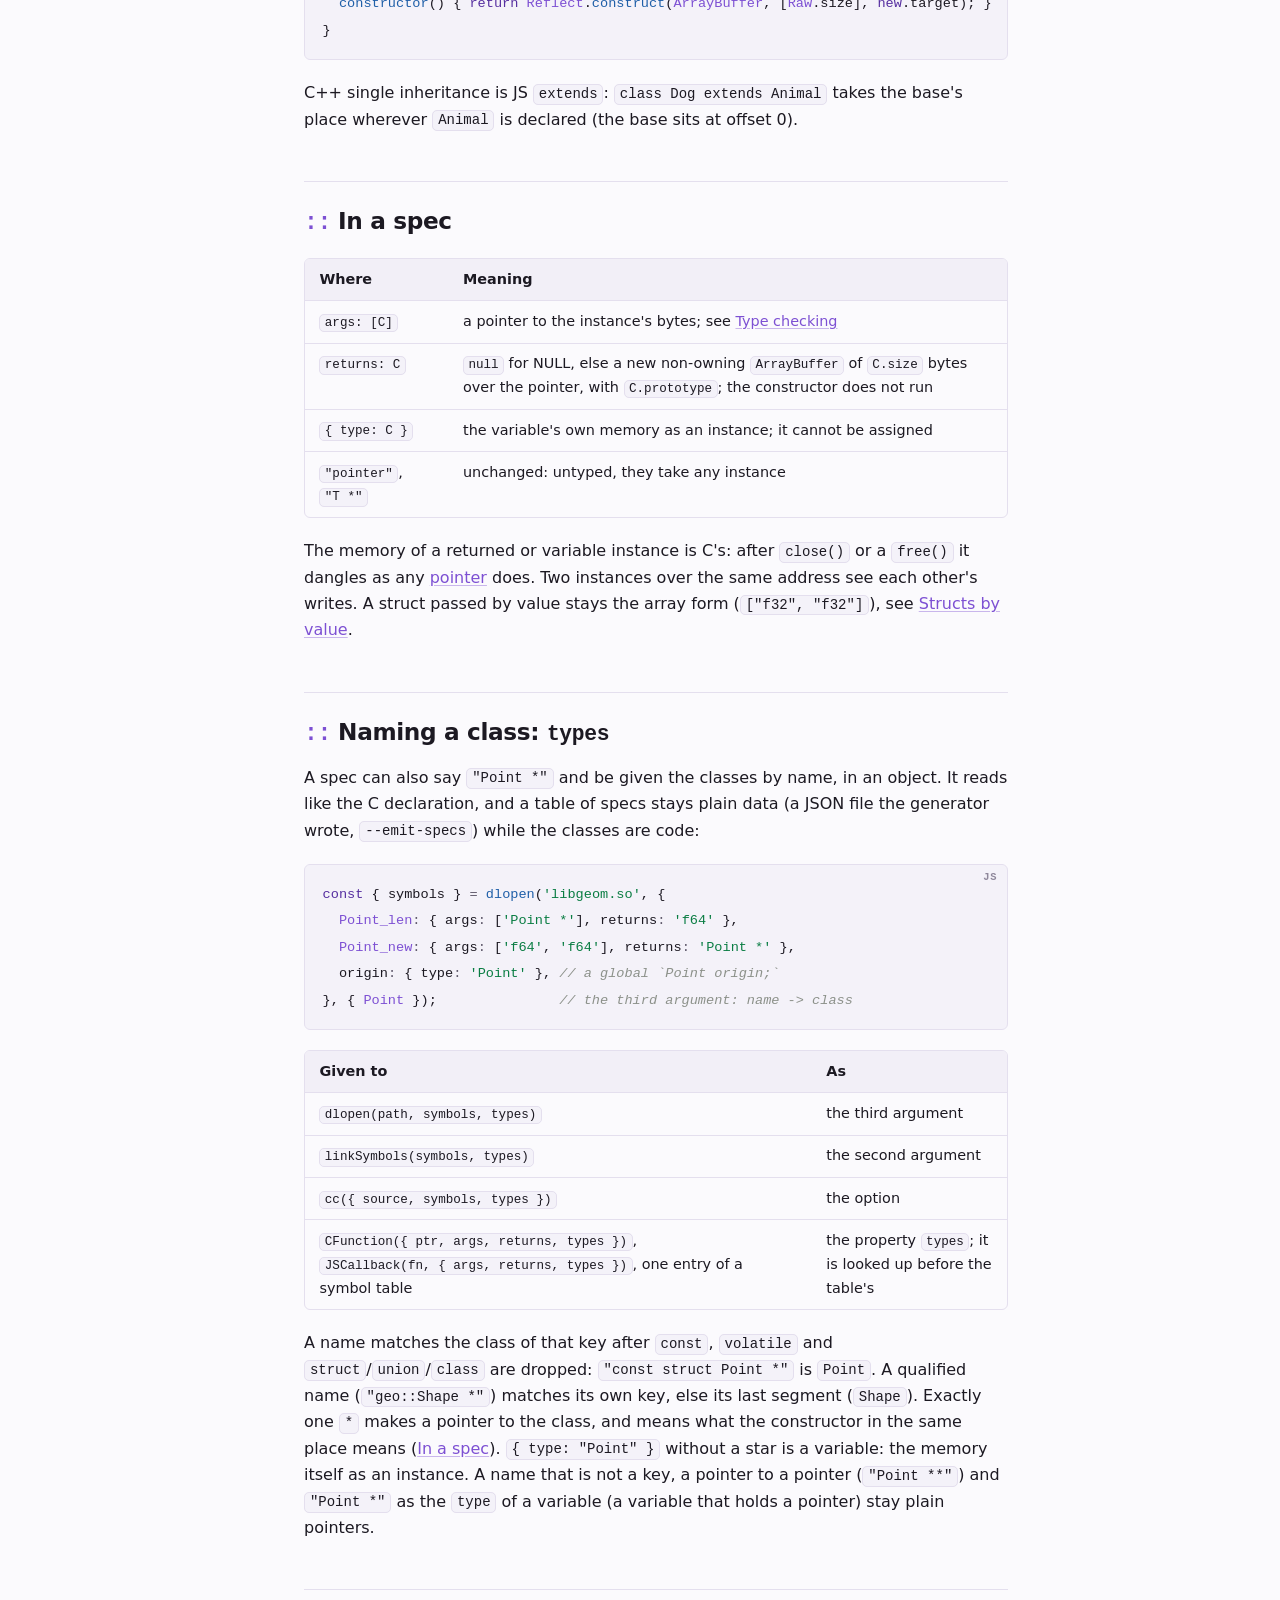
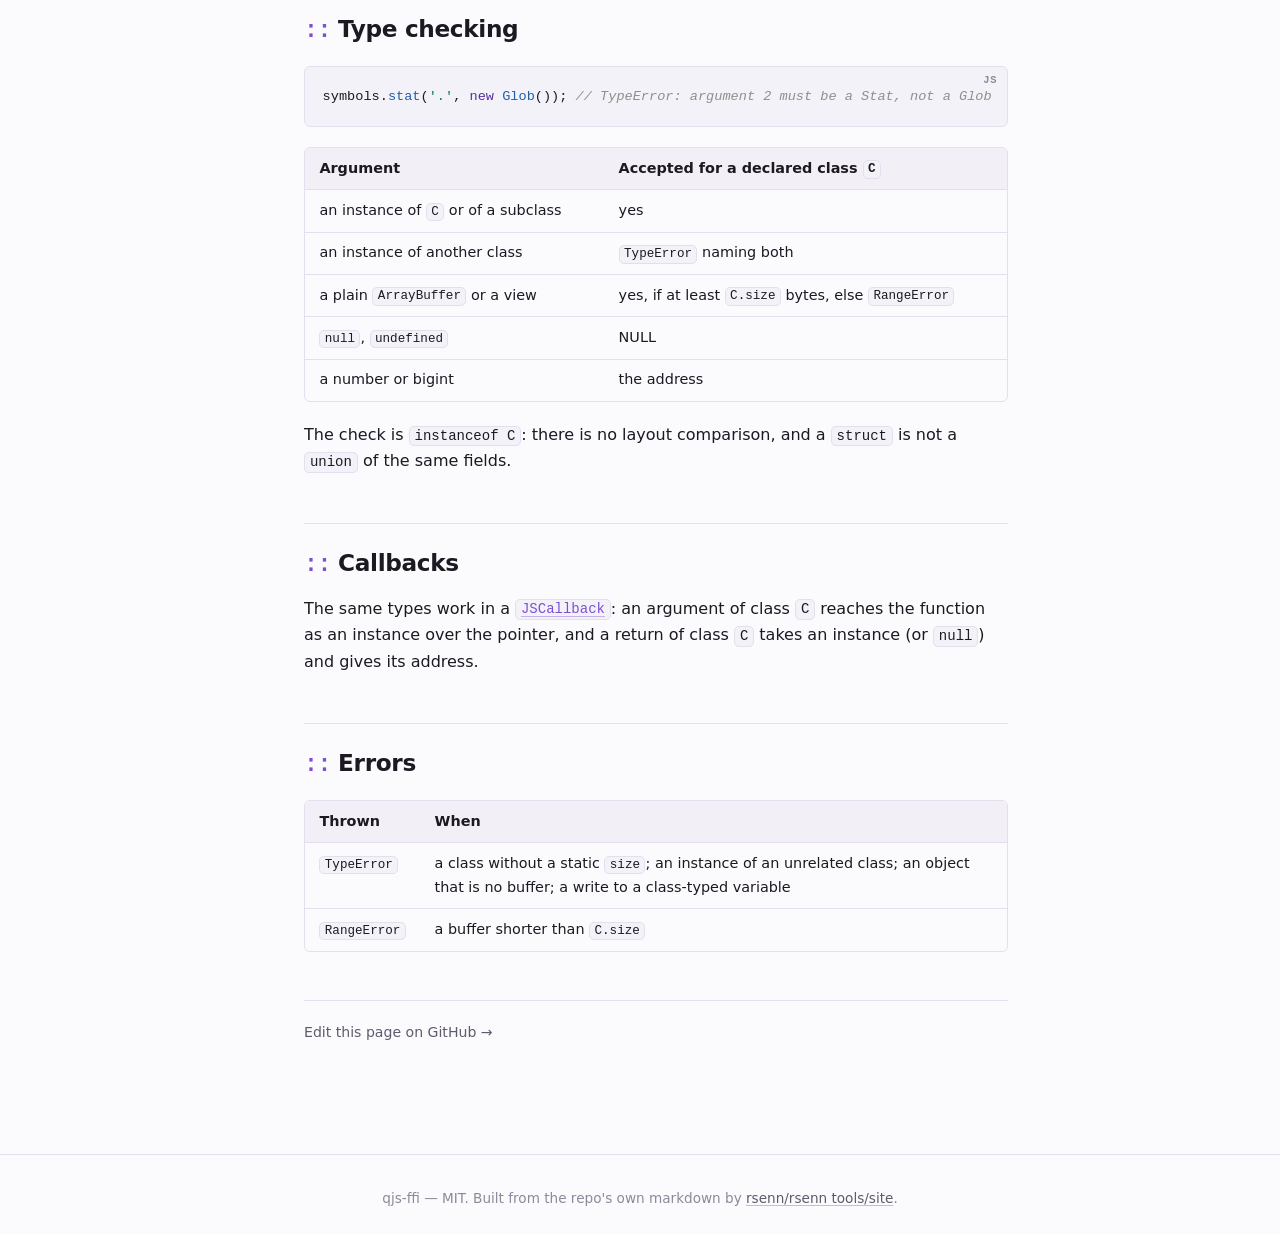
<file: docs/struct.html>
<!doctype html>
<html lang="en">
<head>
<meta charset="utf-8">
<meta name="viewport" content="width=device-width, initial-scale=1">
<title>Classes as types — qjs-ffi</title>
<meta name="description" content="qjs-ffi — Call any C library from QuickJS. libffi and dlopen as a loadable QuickJS module: define C prototypes, call functions, pass callbacks, use ArrayBuffer classes as struct types, plus ready-made bindings for cairo, SDL2, freetype, libcurl and more.">
<link rel="stylesheet" href="../assets/base.css">
<link rel="stylesheet" href="../assets/theme.css">
<link rel="icon" href="../assets/favicon.svg" type="image/svg+xml">
<script>try{var t=localStorage.getItem('theme');if(t)document.documentElement.dataset.theme=t}catch(e){}</script>
</head>
<body class="has-sidebar" data-site="qjs-ffi" data-root="../">
<header class="topbar">
  <a class="brand" href="../index.html"><span class="mark">ffi</span> <span class="brand-name">qjs-ffi</span></a>
  <nav class="topnav">
    <a href="../getting-started.html">Get started</a>
    <a href="../docs/ffi.html">Overview</a>
    <a href="../docs/types.html">Types</a>
    <a href="../docs/c-compiler.html">C compiler</a>
    <a href="https://github.com/rsenn/qjs-ffi" target="_blank" rel="noopener">GitHub</a>
  </nav>
  <button class="themetoggle" type="button" aria-label="Toggle colour scheme">◐</button>
</header>
<div class="layout">
<aside class="sidebar"><div class="navgroup"><h3>Start here</h3><ul><li><a href="../getting-started.html">Getting started</a></li><li><a href="ffi.html">Overview</a></li></ul></div><div class="navgroup"><h3>Reference</h3><ul><li><a href="dlopen.html">Libraries and symbols</a></li><li><a href="types.html">Types and ABI</a></li><li><a href="c-function.html">CFunction</a></li><li><a href="js-callback.html">JSCallback</a></li><li><a href="pointers.html">Pointers and memory</a></li><li><a href="struct.html" class="here">Classes as types</a></li><li><a href="c-compiler.html">C compiler</a></li><li><a href="misc.html">Miscellaneous</a></li></ul></div><div class="navgroup"><h3>Tools</h3><ul><li><a href="gen-bindings.html">Generating bindings</a></li></ul></div><div class="navgroup"><h3>More</h3><ul><li><a href="node-ffi.html">node:ffi</a></li><li><a href="legacy.html">Legacy API</a></li><li><a href="internals/cxx-virtual-dispatch.html">Virtual dispatch</a></li></ul></div></aside>
<main class="doc">
<article><h1 id="classes-as-types"><a class="anchor" href="#classes-as-types" aria-hidden="true">#</a>Classes as types</h1>
<p>A class whose instances are <code>ArrayBuffer</code>s can be used as a type in <code>args</code>,
<code>returns</code> and <code>{ type }</code> of a symbol spec. An instance is a real
<code>ArrayBuffer</code>, so <code>read</code>, <code>write</code>, <code>ptr()</code>, typed arrays and <code>DataView</code> take
it unchanged. This is an extension; bun:ffi has no equivalent. The class is
plain JS: <a href="gen-bindings.html"><code>gen-bindings</code></a> writes it (<code>--structs</code>, <code>--c++</code>,
<code>--class-types</code>) with the layout clang computed, qjs-ffi only learns that
such a constructor is a type.</p>
<ul>
<li><a href="#usage">Usage</a></li>
<li><a href="#the-class">The class</a></li>
<li><a href="#in-a-spec">In a spec</a></li>
<li><a href="#type-checking">Type checking</a></li>
<li><a href="#callbacks">Callbacks</a></li>
<li><a href="#errors">Errors</a></li>
</ul>
<h2 id="usage"><a class="anchor" href="#usage" aria-hidden="true">#</a>Usage</h2>
<div class="codeblock" data-lang="js"><pre><code class="language-js"><span class="t-kw">import</span> { <span class="t-id">dlopen</span>, <span class="t-id">read</span>, <span class="t-id">write</span>, <span class="t-id">toArrayBuffer</span> } <span class="t-kw">from</span> <span class="t-str">'ffi'</span>;

<span class="t-kw">class</span> <span class="t-type">Point</span> <span class="t-kw">extends</span> <span class="t-type">ArrayBuffer</span> {
  <span class="t-kw">static</span> <span class="t-id">size</span> <span class="t-op">=</span> <span class="t-num">16</span>; <span class="t-cm">// sizeof(Point), required</span>
  <span class="t-fn">constructor</span>() { <span class="t-kw">super</span>(<span class="t-type">Point</span>.<span class="t-prop">size</span>); }
  <span class="t-kw">get</span> <span class="t-fn">x</span>() { <span class="t-kw">return</span> <span class="t-id">read</span>.<span class="t-fn">f64</span>(<span class="t-kw">this</span>, <span class="t-num">0</span>); }
  <span class="t-kw">set</span> <span class="t-fn">x</span>(<span class="t-id">v</span>) { <span class="t-id">write</span>.<span class="t-fn">f64</span>(<span class="t-kw">this</span>, <span class="t-num">0</span>, <span class="t-id">v</span>); }
  <span class="t-kw">get</span> <span class="t-fn">y</span>() { <span class="t-kw">return</span> <span class="t-id">read</span>.<span class="t-fn">f64</span>(<span class="t-kw">this</span>, <span class="t-num">8</span>); }
  <span class="t-kw">set</span> <span class="t-fn">y</span>(<span class="t-id">v</span>) { <span class="t-id">write</span>.<span class="t-fn">f64</span>(<span class="t-kw">this</span>, <span class="t-num">8</span>, <span class="t-id">v</span>); }
}

<span class="t-kw">const</span> { <span class="t-id">symbols</span> } <span class="t-op">=</span> <span class="t-fn">dlopen</span>(<span class="t-str">'libgeom.so'</span>, {
  <span class="t-type">Point_len</span><span class="t-op">:</span> { <span class="t-id">args</span><span class="t-op">:</span> [<span class="t-type">Point</span>], <span class="t-id">returns</span><span class="t-op">:</span> <span class="t-str">'f64'</span> },
  <span class="t-type">Point_new</span><span class="t-op">:</span> { <span class="t-id">args</span><span class="t-op">:</span> [<span class="t-str">'f64'</span>, <span class="t-str">'f64'</span>], <span class="t-id">returns</span><span class="t-op">:</span> <span class="t-type">Point</span> },
  <span class="t-id">origin</span><span class="t-op">:</span> { <span class="t-id">type</span><span class="t-op">:</span> <span class="t-type">Point</span> }, <span class="t-cm">// a global `Point origin;`</span>
});

<span class="t-kw">const</span> <span class="t-id">p</span> <span class="t-op">=</span> <span class="t-id">symbols</span>.<span class="t-fn">Point_new</span>(<span class="t-num">3</span>, <span class="t-num">4</span>); <span class="t-cm">// a Point over the pointer C returned</span>
<span class="t-id">p</span>.<span class="t-prop">x</span>; <span class="t-cm">// 3</span>
<span class="t-id">symbols</span>.<span class="t-fn">Point_len</span>(<span class="t-id">p</span>); <span class="t-cm">// 5</span>
<span class="t-id">p</span> <span class="t-kw">instanceof</span> <span class="t-type">ArrayBuffer</span>; <span class="t-cm">// true</span></code></pre></div>
<h2 id="the-class"><a class="anchor" href="#the-class" aria-hidden="true">#</a>The class</h2>
<p>A constructor is a type when either holds (<code>ArrayBuffer</code> itself is neither):</p>
<ul>
<li>its <code>prototype</code> inherits from <code>ArrayBuffer.prototype</code>; it needs a static
<code>size</code>, a non-negative integer, read once when the spec is parsed (missing
is a <code>TypeError</code>)</li>
<li>it has a static <code>size</code> and its instances are buffers made without that
prototype, so <code>byteLength</code> or <code>slice</code> can be field names:</li>
</ul>
<div class="codeblock" data-lang="js"><pre><code class="language-js"><span class="t-kw">class</span> <span class="t-type">Raw</span> {
  <span class="t-kw">static</span> <span class="t-id">size</span> <span class="t-op">=</span> <span class="t-num">16</span>;
  <span class="t-fn">constructor</span>() { <span class="t-kw">return</span> <span class="t-type">Reflect</span>.<span class="t-fn">construct</span>(<span class="t-type">ArrayBuffer</span>, [<span class="t-type">Raw</span>.<span class="t-prop">size</span>], <span class="t-kw">new</span>.<span class="t-prop">target</span>); }
}</code></pre></div>
<p>C++ single inheritance is JS <code>extends</code>: <code>class Dog extends Animal</code> takes the
base's place wherever <code>Animal</code> is declared (the base sits at offset 0).</p>
<h2 id="in-a-spec"><a class="anchor" href="#in-a-spec" aria-hidden="true">#</a>In a spec</h2>
<div class="tablewrap"><table><thead><tr><th>Where</th><th>Meaning</th></tr></thead><tbody><tr><td><code>args: [C]</code></td><td>a pointer to the instance's bytes; see <a href="#type-checking">Type checking</a></td></tr><tr><td><code>returns: C</code></td><td><code>null</code> for NULL, else a new non-owning <code>ArrayBuffer</code> of <code>C.size</code> bytes over the pointer, with <code>C.prototype</code>; the constructor does not run</td></tr><tr><td><code>{ type: C }</code></td><td>the variable's own memory as an instance; it cannot be assigned</td></tr><tr><td><code>"pointer"</code>, <code>"T *"</code></td><td>unchanged: untyped, they take any instance</td></tr></tbody></table></div>
<p>The memory of a returned or variable instance is C's: after <code>close()</code> or a
<code>free()</code> it dangles as any <a href="pointers.html">pointer</a> does. Two instances over
the same address see each other's writes. A struct passed by value stays the
array form (<code>["f32", "f32"]</code>), see <a href="types.html#structs-by-value">Structs by value</a>.</p>
<h2 id="naming-a-class-types"><a class="anchor" href="#naming-a-class-types" aria-hidden="true">#</a>Naming a class: <code>types</code></h2>
<p>A spec can also say <code>"Point *"</code> and be given the classes by name, in an
object. It reads like the C declaration, and a table of specs stays plain data
(a JSON file the generator wrote, <code>--emit-specs</code>) while the classes are code:</p>
<div class="codeblock" data-lang="js"><pre><code class="language-js"><span class="t-kw">const</span> { <span class="t-id">symbols</span> } <span class="t-op">=</span> <span class="t-fn">dlopen</span>(<span class="t-str">'libgeom.so'</span>, {
  <span class="t-type">Point_len</span><span class="t-op">:</span> { <span class="t-id">args</span><span class="t-op">:</span> [<span class="t-str">'Point *'</span>], <span class="t-id">returns</span><span class="t-op">:</span> <span class="t-str">'f64'</span> },
  <span class="t-type">Point_new</span><span class="t-op">:</span> { <span class="t-id">args</span><span class="t-op">:</span> [<span class="t-str">'f64'</span>, <span class="t-str">'f64'</span>], <span class="t-id">returns</span><span class="t-op">:</span> <span class="t-str">'Point *'</span> },
  <span class="t-id">origin</span><span class="t-op">:</span> { <span class="t-id">type</span><span class="t-op">:</span> <span class="t-str">'Point'</span> }, <span class="t-cm">// a global `Point origin;`</span>
}, { <span class="t-type">Point</span> });               <span class="t-cm">// the third argument: name -&gt; class</span></code></pre></div>
<div class="tablewrap"><table><thead><tr><th>Given to</th><th>As</th></tr></thead><tbody><tr><td><code>dlopen(path, symbols, types)</code></td><td>the third argument</td></tr><tr><td><code>linkSymbols(symbols, types)</code></td><td>the second argument</td></tr><tr><td><code>cc({ source, symbols, types })</code></td><td>the option</td></tr><tr><td><code>CFunction({ ptr, args, returns, types })</code>, <code>JSCallback(fn, { args, returns, types })</code>, one entry of a symbol table</td><td>the property <code>types</code>; it is looked up before the table's</td></tr></tbody></table></div>
<p>A name matches the class of that key after <code>const</code>, <code>volatile</code> and
<code>struct</code>/<code>union</code>/<code>class</code> are dropped: <code>"const struct Point *"</code> is <code>Point</code>. A
qualified name (<code>"geo::Shape *"</code>) matches its own key, else its last segment
(<code>Shape</code>). Exactly one <code>*</code> makes a pointer to the class, and means what the
constructor in the same place means (<a href="#in-a-spec">In a spec</a>). <code>{ type: "Point" }</code>
without a star is a variable: the memory itself as an instance. A name that is
not a key, a pointer to a pointer (<code>"Point **"</code>) and <code>"Point *"</code> as the <code>type</code>
of a variable (a variable that holds a pointer) stay plain pointers.</p>
<h2 id="type-checking"><a class="anchor" href="#type-checking" aria-hidden="true">#</a>Type checking</h2>
<div class="codeblock" data-lang="js"><pre><code class="language-js"><span class="t-id">symbols</span>.<span class="t-fn">stat</span>(<span class="t-str">'.'</span>, <span class="t-kw">new</span> <span class="t-fn">Glob</span>()); <span class="t-cm">// TypeError: argument 2 must be a Stat, not a Glob</span></code></pre></div>
<div class="tablewrap"><table><thead><tr><th>Argument</th><th>Accepted for a declared class <code>C</code></th></tr></thead><tbody><tr><td>an instance of <code>C</code> or of a subclass</td><td>yes</td></tr><tr><td>an instance of another class</td><td><code>TypeError</code> naming both</td></tr><tr><td>a plain <code>ArrayBuffer</code> or a view</td><td>yes, if at least <code>C.size</code> bytes, else <code>RangeError</code></td></tr><tr><td><code>null</code>, <code>undefined</code></td><td>NULL</td></tr><tr><td>a number or bigint</td><td>the address</td></tr></tbody></table></div>
<p>The check is <code>instanceof C</code>: there is no layout comparison, and a <code>struct</code> is
not a <code>union</code> of the same fields.</p>
<h2 id="callbacks"><a class="anchor" href="#callbacks" aria-hidden="true">#</a>Callbacks</h2>
<p>The same types work in a <a href="js-callback.html"><code>JSCallback</code></a>: an argument of class
<code>C</code> reaches the function as an instance over the pointer, and a return of
class <code>C</code> takes an instance (or <code>null</code>) and gives its address.</p>
<h2 id="errors"><a class="anchor" href="#errors" aria-hidden="true">#</a>Errors</h2>
<div class="tablewrap"><table><thead><tr><th>Thrown</th><th>When</th></tr></thead><tbody><tr><td><code>TypeError</code></td><td>a class without a static <code>size</code>; an instance of an unrelated class; an object that is no buffer; a write to a class-typed variable</td></tr><tr><td><code>RangeError</code></td><td>a buffer shorter than <code>C.size</code></td></tr></tbody></table></div></article>
<p class="editlink"><a href="https://github.com/rsenn/qjs-ffi/blob/main/doc/struct.md">Edit this page on GitHub →</a></p>
</main>
<nav class="toc"><h3>On this page</h3><ul><li class="lvl2"><a href="#usage">Usage</a></li><li class="lvl2"><a href="#the-class">The class</a></li><li class="lvl2"><a href="#in-a-spec">In a spec</a></li><li class="lvl2"><a href="#naming-a-class-types">Naming a class: types</a></li><li class="lvl2"><a href="#type-checking">Type checking</a></li><li class="lvl2"><a href="#callbacks">Callbacks</a></li><li class="lvl2"><a href="#errors">Errors</a></li></ul></nav>
</div>
<footer class="sitefoot">
  <p>qjs-ffi — MIT. Built from the repo's own markdown by
     <a href="https://github.com/rsenn/rsenn/tree/main/tools/site">rsenn/rsenn tools/site</a>.</p>
</footer>
<script>
document.querySelector('.themetoggle').addEventListener('click', function () {
  var d = document.documentElement;
  var dark = d.dataset.theme ? d.dataset.theme === 'dark'
    : matchMedia('(prefers-color-scheme: dark)').matches;
  d.dataset.theme = dark ? 'light' : 'dark';
  try { localStorage.setItem('theme', d.dataset.theme); } catch (e) {}
});
</script>
</body>
</html>
</file>
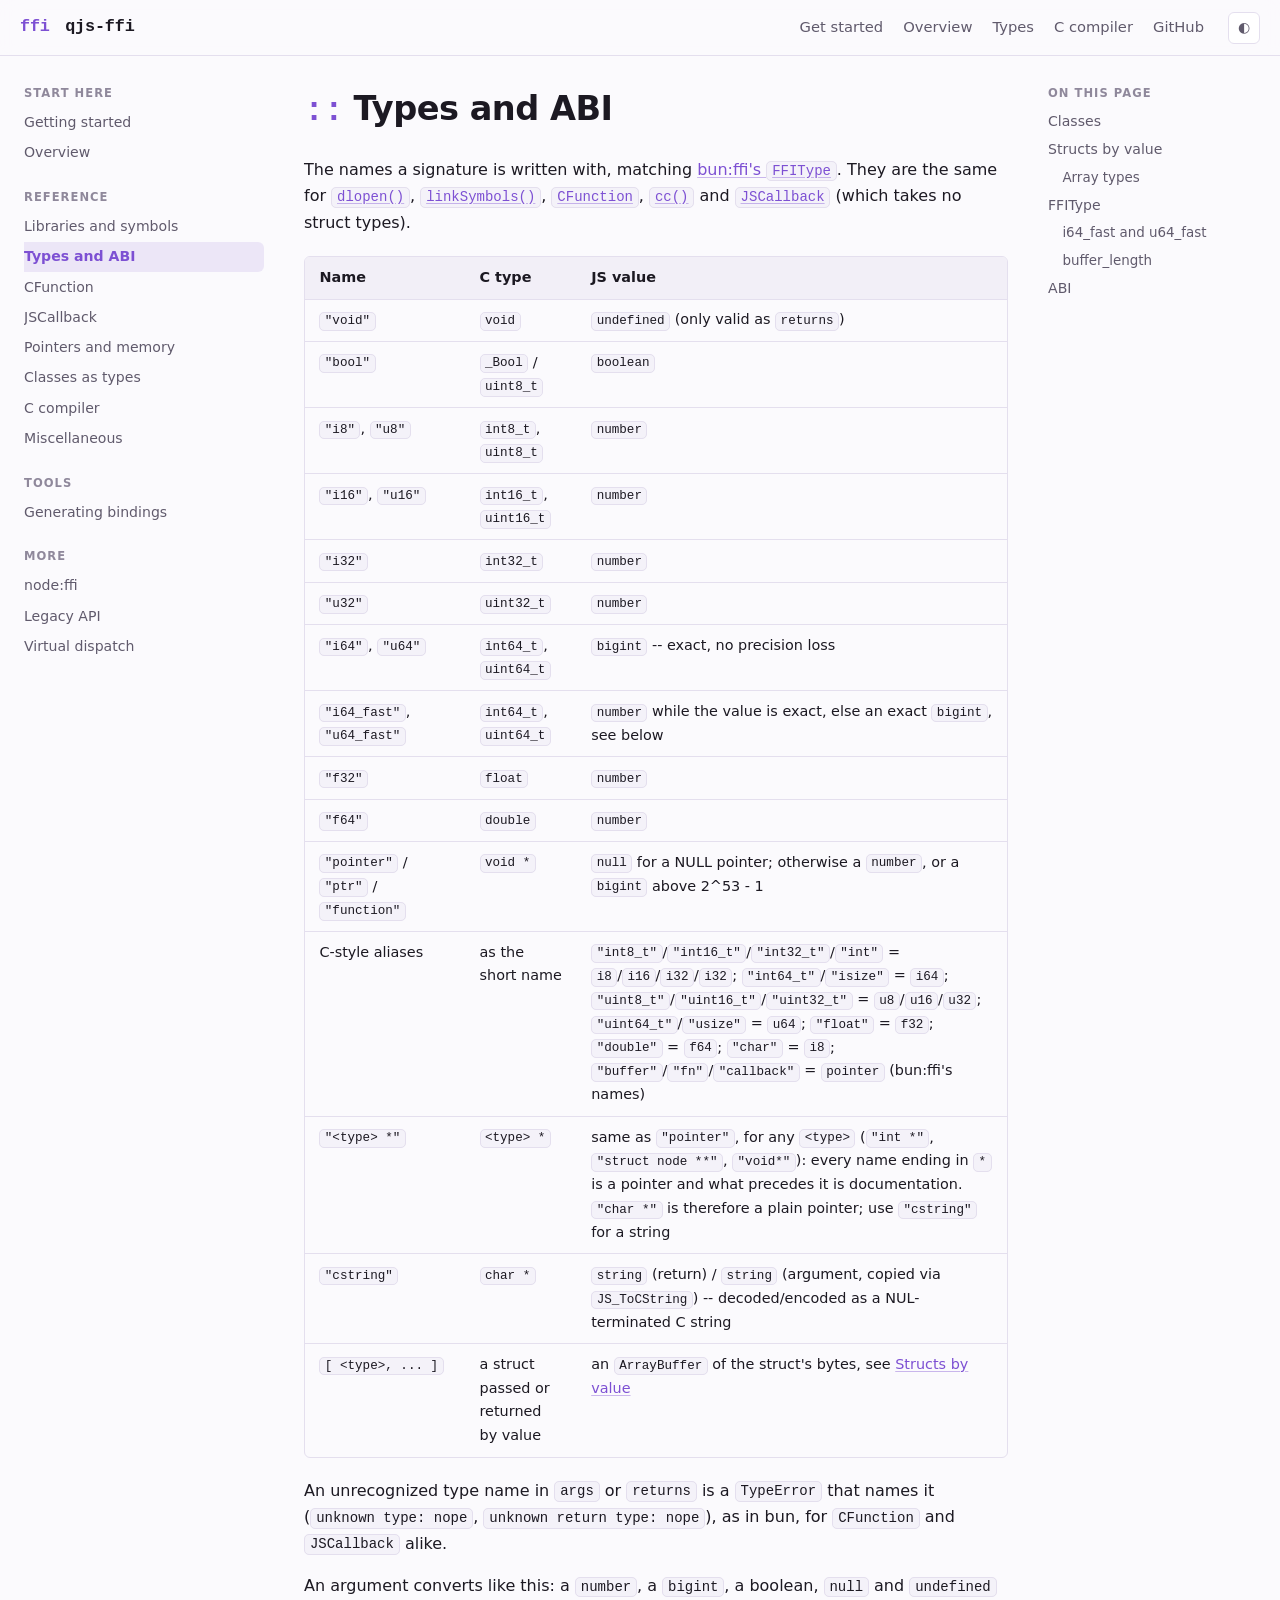
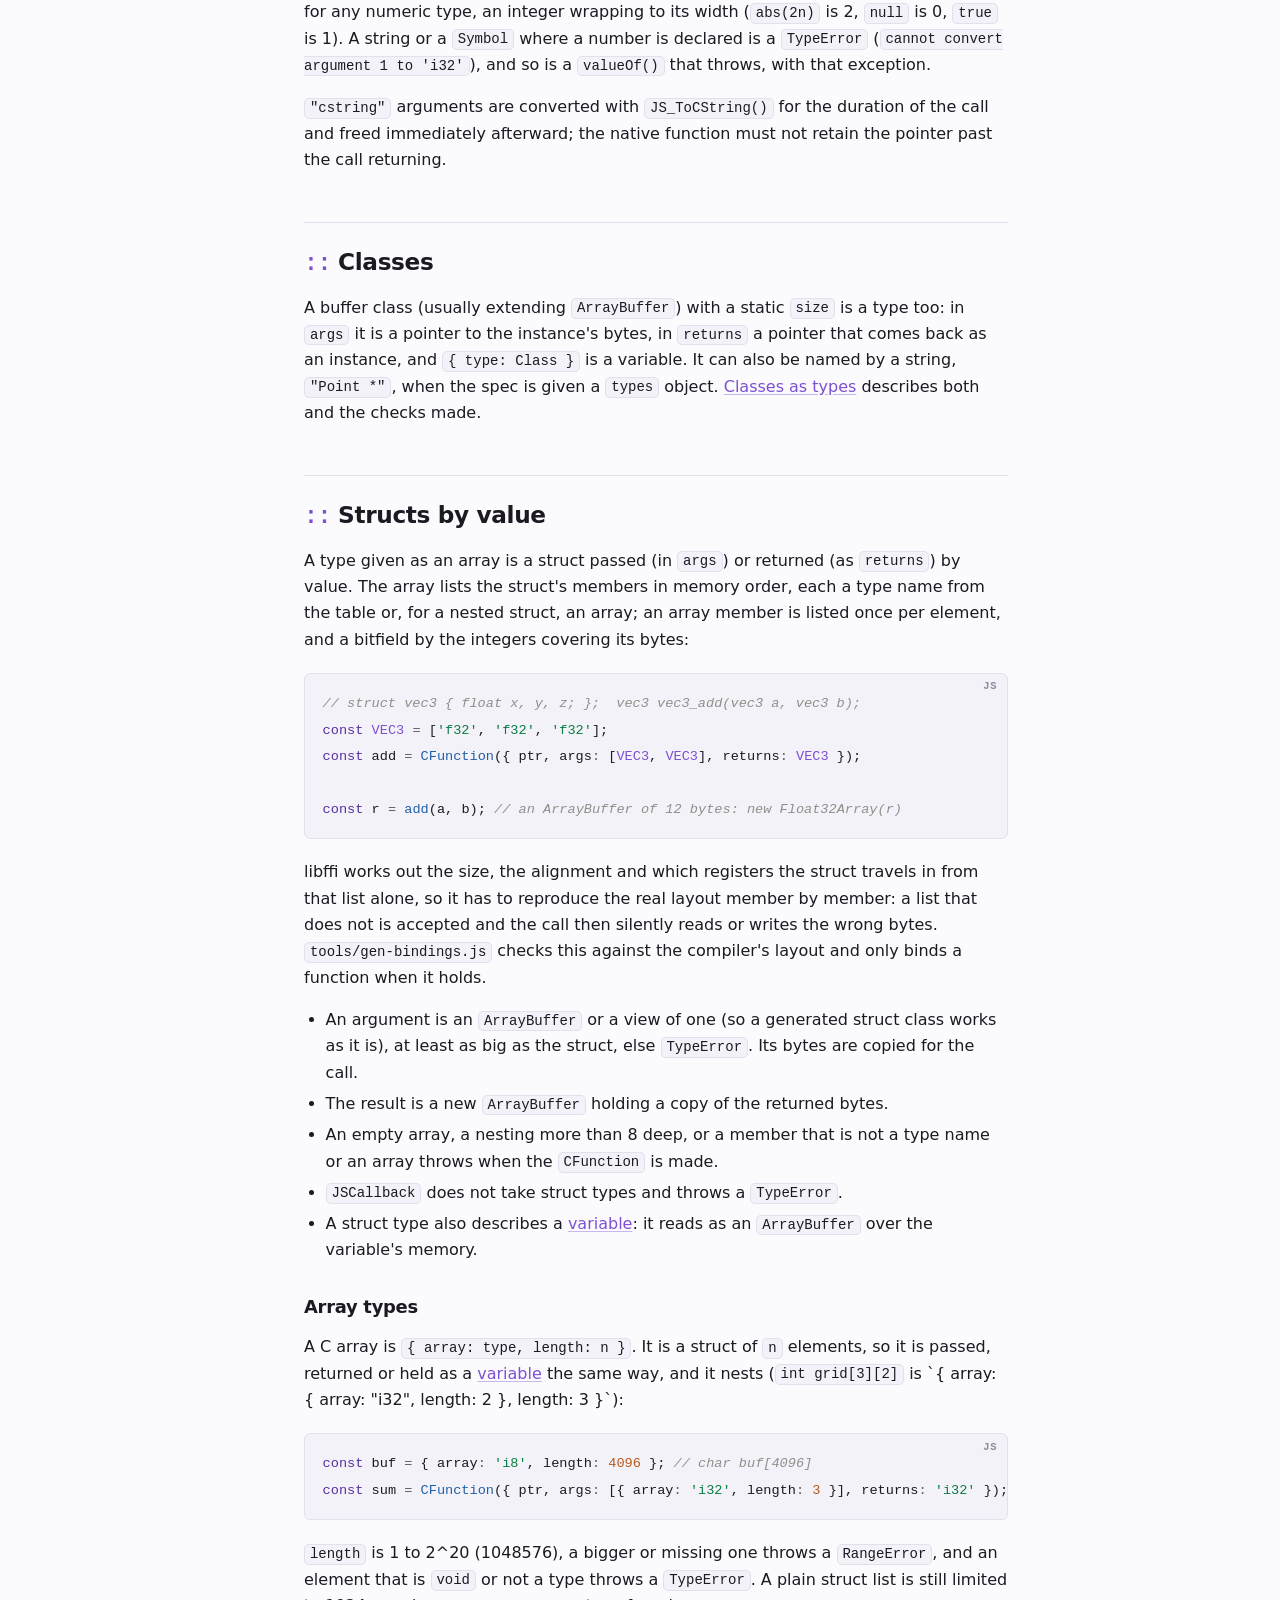
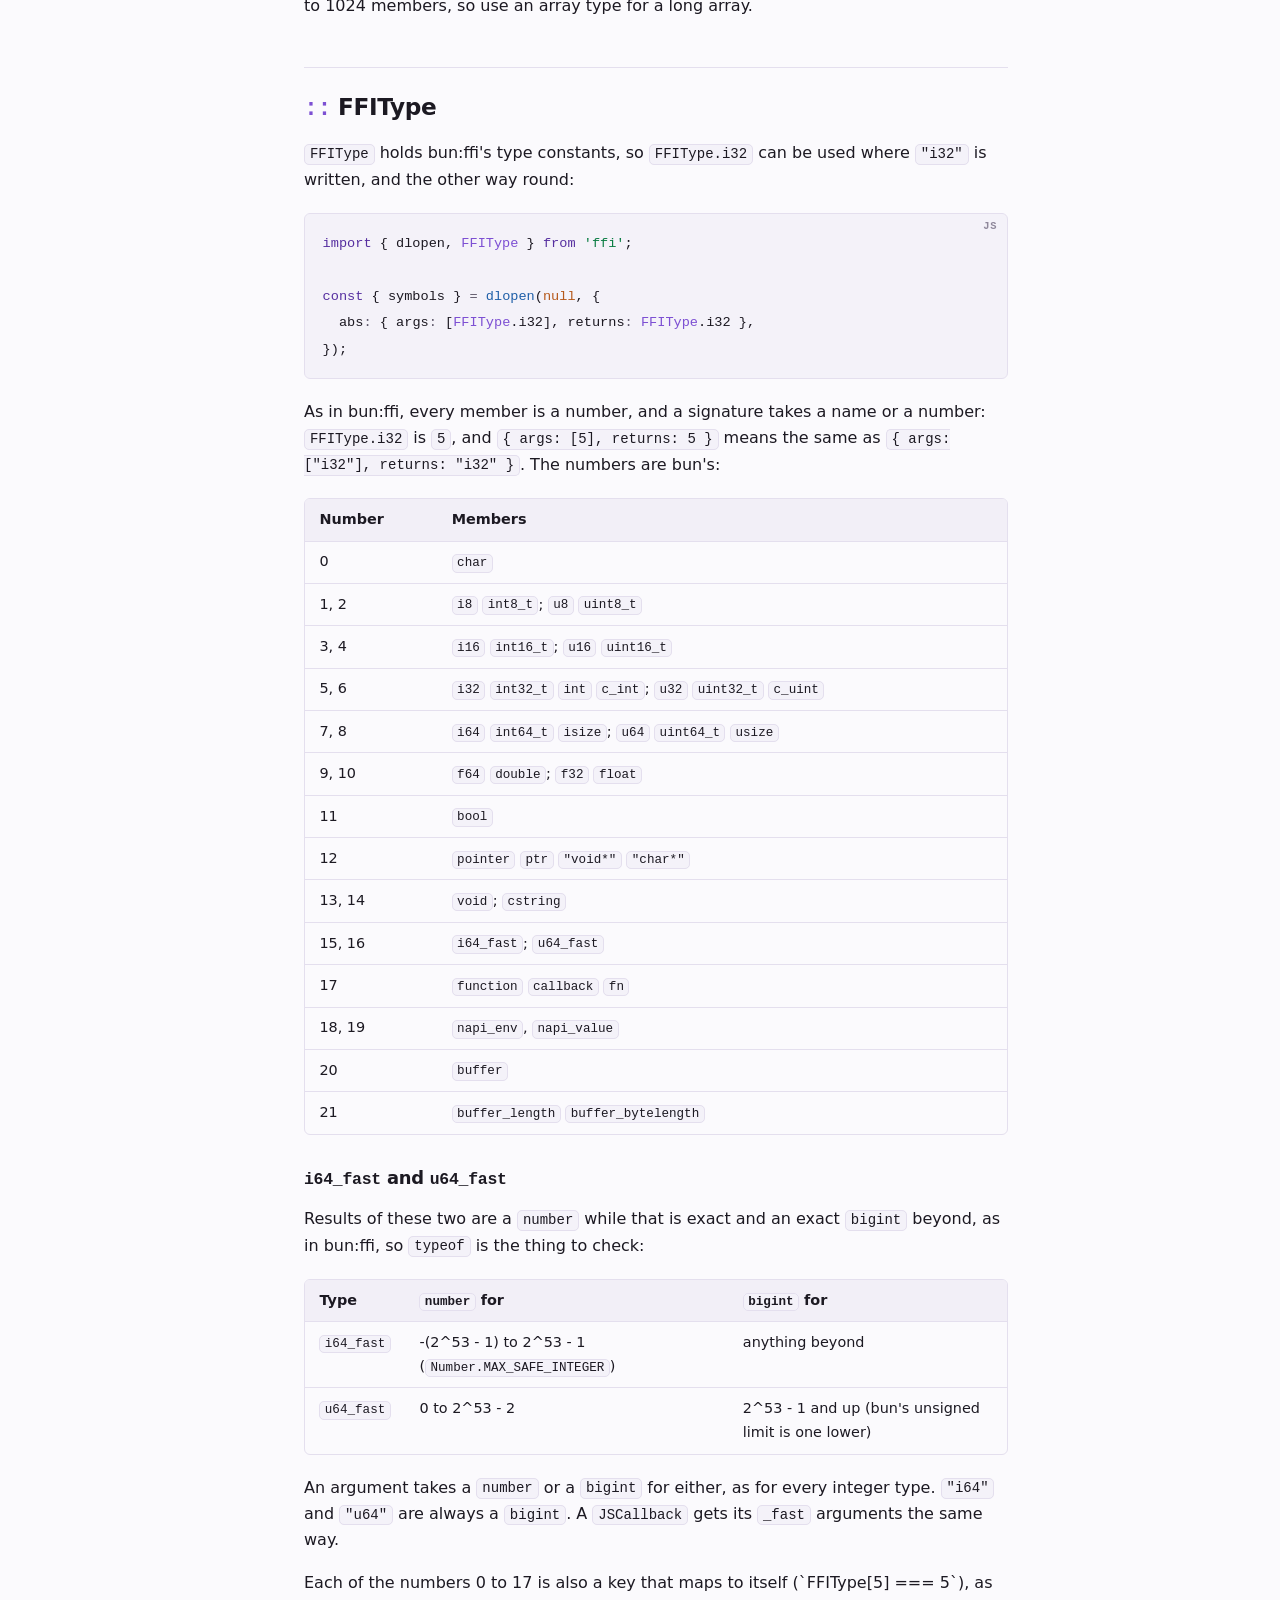
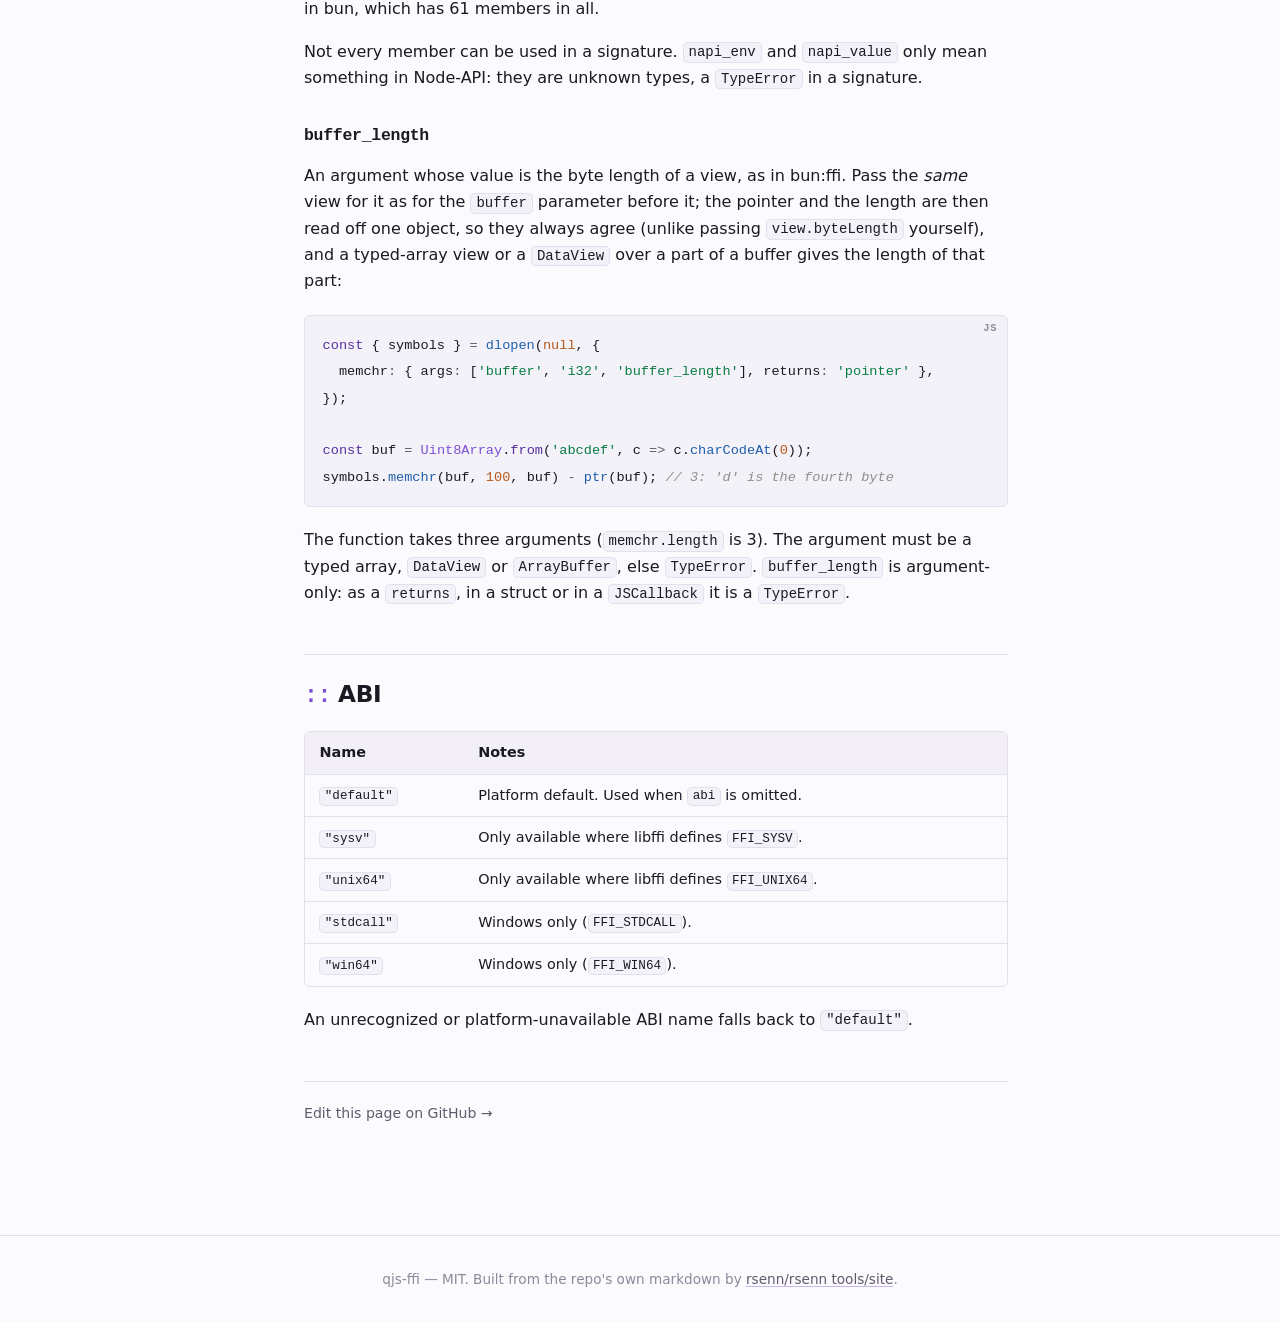
<file: docs/types.html>
<!doctype html>
<html lang="en">
<head>
<meta charset="utf-8">
<meta name="viewport" content="width=device-width, initial-scale=1">
<title>Types and ABI — qjs-ffi</title>
<meta name="description" content="qjs-ffi — Call any C library from QuickJS. libffi and dlopen as a loadable QuickJS module: define C prototypes, call functions, pass callbacks, use ArrayBuffer classes as struct types, plus ready-made bindings for cairo, SDL2, freetype, libcurl and more.">
<link rel="stylesheet" href="../assets/base.css">
<link rel="stylesheet" href="../assets/theme.css">
<link rel="icon" href="../assets/favicon.svg" type="image/svg+xml">
<script>try{var t=localStorage.getItem('theme');if(t)document.documentElement.dataset.theme=t}catch(e){}</script>
</head>
<body class="has-sidebar" data-site="qjs-ffi" data-root="../">
<header class="topbar">
  <a class="brand" href="../index.html"><span class="mark">ffi</span> <span class="brand-name">qjs-ffi</span></a>
  <nav class="topnav">
    <a href="../getting-started.html">Get started</a>
    <a href="../docs/ffi.html">Overview</a>
    <a href="../docs/types.html">Types</a>
    <a href="../docs/c-compiler.html">C compiler</a>
    <a href="https://github.com/rsenn/qjs-ffi" target="_blank" rel="noopener">GitHub</a>
  </nav>
  <button class="themetoggle" type="button" aria-label="Toggle colour scheme">◐</button>
</header>
<div class="layout">
<aside class="sidebar"><div class="navgroup"><h3>Start here</h3><ul><li><a href="../getting-started.html">Getting started</a></li><li><a href="ffi.html">Overview</a></li></ul></div><div class="navgroup"><h3>Reference</h3><ul><li><a href="dlopen.html">Libraries and symbols</a></li><li><a href="types.html" class="here">Types and ABI</a></li><li><a href="c-function.html">CFunction</a></li><li><a href="js-callback.html">JSCallback</a></li><li><a href="pointers.html">Pointers and memory</a></li><li><a href="struct.html">Classes as types</a></li><li><a href="c-compiler.html">C compiler</a></li><li><a href="misc.html">Miscellaneous</a></li></ul></div><div class="navgroup"><h3>Tools</h3><ul><li><a href="gen-bindings.html">Generating bindings</a></li></ul></div><div class="navgroup"><h3>More</h3><ul><li><a href="node-ffi.html">node:ffi</a></li><li><a href="legacy.html">Legacy API</a></li><li><a href="internals/cxx-virtual-dispatch.html">Virtual dispatch</a></li></ul></div></aside>
<main class="doc">
<article><h1 id="types-and-abi"><a class="anchor" href="#types-and-abi" aria-hidden="true">#</a>Types and ABI</h1>
<p>The names a signature is written with, matching <a href="https://bun.com/docs/runtime/ffi#ffitype" target="_blank" rel="noopener">bun:ffi's
<code>FFIType</code></a>. They are the same for
<a href="dlopen.html"><code>dlopen()</code></a>, <a href="dlopen.html#linksymbols"><code>linkSymbols()</code></a>,
<a href="c-function.html"><code>CFunction</code></a>, <a href="c-compiler.html"><code>cc()</code></a> and
<a href="js-callback.html"><code>JSCallback</code></a> (which takes no struct types).</p>
<div class="tablewrap"><table><thead><tr><th>Name</th><th>C type</th><th>JS value</th></tr></thead><tbody><tr><td><code>"void"</code></td><td><code>void</code></td><td><code>undefined</code> (only valid as <code>returns</code>)</td></tr><tr><td><code>"bool"</code></td><td><code>_Bool</code> / <code>uint8_t</code></td><td><code>boolean</code></td></tr><tr><td><code>"i8"</code>, <code>"u8"</code></td><td><code>int8_t</code>, <code>uint8_t</code></td><td><code>number</code></td></tr><tr><td><code>"i16"</code>, <code>"u16"</code></td><td><code>int16_t</code>, <code>uint16_t</code></td><td><code>number</code></td></tr><tr><td><code>"i32"</code></td><td><code>int32_t</code></td><td><code>number</code></td></tr><tr><td><code>"u32"</code></td><td><code>uint32_t</code></td><td><code>number</code></td></tr><tr><td><code>"i64"</code>, <code>"u64"</code></td><td><code>int64_t</code>, <code>uint64_t</code></td><td><code>bigint</code> -- exact, no precision loss</td></tr><tr><td><code>"i64_fast"</code>, <code>"u64_fast"</code></td><td><code>int64_t</code>, <code>uint64_t</code></td><td><code>number</code> while the value is exact, else an exact <code>bigint</code>, see below</td></tr><tr><td><code>"f32"</code></td><td><code>float</code></td><td><code>number</code></td></tr><tr><td><code>"f64"</code></td><td><code>double</code></td><td><code>number</code></td></tr><tr><td><code>"pointer"</code> / <code>"ptr"</code> / <code>"function"</code></td><td><code>void *</code></td><td><code>null</code> for a NULL pointer; otherwise a <code>number</code>, or a <code>bigint</code> above 2^53 - 1</td></tr><tr><td>C-style aliases</td><td>as the short name</td><td><code>"int8_t"</code>/<code>"int16_t"</code>/<code>"int32_t"</code>/<code>"int"</code> = <code>i8</code>/<code>i16</code>/<code>i32</code>/<code>i32</code>; <code>"int64_t"</code>/<code>"isize"</code> = <code>i64</code>; <code>"uint8_t"</code>/<code>"uint16_t"</code>/<code>"uint32_t"</code> = <code>u8</code>/<code>u16</code>/<code>u32</code>; <code>"uint64_t"</code>/<code>"usize"</code> = <code>u64</code>; <code>"float"</code> = <code>f32</code>; <code>"double"</code> = <code>f64</code>; <code>"char"</code> = <code>i8</code>; <code>"buffer"</code>/<code>"fn"</code>/<code>"callback"</code> = <code>pointer</code> (bun:ffi's names)</td></tr><tr><td><code>"&lt;type&gt; *"</code></td><td><code>&lt;type&gt; *</code></td><td>same as <code>"pointer"</code>, for any <code>&lt;type&gt;</code> (<code>"int *"</code>, <code>"struct node **"</code>, <code>"void*"</code>): every name ending in <code>*</code> is a pointer and what precedes it is documentation. <code>"char *"</code> is therefore a plain pointer; use <code>"cstring"</code> for a string</td></tr><tr><td><code>"cstring"</code></td><td><code>char *</code></td><td><code>string</code> (return) / <code>string</code> (argument, copied via <code>JS_ToCString</code>) -- decoded/encoded as a NUL-terminated C string</td></tr><tr><td><code>[ &lt;type&gt;, ... ]</code></td><td>a struct passed or returned by value</td><td>an <code>ArrayBuffer</code> of the struct's bytes, see <a href="#structs-by-value">Structs by value</a></td></tr></tbody></table></div>
<p>An unrecognized type name in <code>args</code> or <code>returns</code> is a <code>TypeError</code> that names it
(<code>unknown type: nope</code>, <code>unknown return type: nope</code>), as in bun, for <code>CFunction</code>
and <code>JSCallback</code> alike.</p>
<p>An argument converts like this: a <code>number</code>, a <code>bigint</code>, a boolean, <code>null</code> and
<code>undefined</code> for any numeric type, an integer wrapping to its width (<code>abs(2n)</code> is
2, <code>null</code> is 0, <code>true</code> is 1). A string or a <code>Symbol</code> where a number is declared is
a <code>TypeError</code> (<code>cannot convert argument 1 to 'i32'</code>), and so is a <code>valueOf()</code>
that throws, with that exception.</p>
<p><code>"cstring"</code> arguments are converted with <code>JS_ToCString()</code> for the duration
of the call and freed immediately afterward; the native function must not
retain the pointer past the call returning.</p>
<h2 id="classes"><a class="anchor" href="#classes" aria-hidden="true">#</a>Classes</h2>
<p>A buffer class (usually extending <code>ArrayBuffer</code>) with a static <code>size</code> is a type
too: in <code>args</code> it is a pointer to the instance's bytes, in <code>returns</code> a pointer
that comes back as an instance, and <code>{ type: Class }</code> is a variable. It can
also be named by a string, <code>"Point *"</code>, when the spec is given a <code>types</code>
object. <a href="struct.html">Classes as types</a> describes both and the checks made.</p>
<h2 id="structs-by-value"><a class="anchor" href="#structs-by-value" aria-hidden="true">#</a>Structs by value</h2>
<p>A type given as an array is a struct passed (in <code>args</code>) or returned (as
<code>returns</code>) by value. The array lists the struct's members in memory order, each
a type name from the table or, for a nested struct, an array; an array member is
listed once per element, and a bitfield by the integers covering its bytes:</p>
<div class="codeblock" data-lang="js"><pre><code class="language-js"><span class="t-cm">// struct vec3 { float x, y, z; };  vec3 vec3_add(vec3 a, vec3 b);</span>
<span class="t-kw">const</span> <span class="t-type">VEC3</span> <span class="t-op">=</span> [<span class="t-str">'f32'</span>, <span class="t-str">'f32'</span>, <span class="t-str">'f32'</span>];
<span class="t-kw">const</span> <span class="t-id">add</span> <span class="t-op">=</span> <span class="t-fn">CFunction</span>({ <span class="t-id">ptr</span>, <span class="t-id">args</span><span class="t-op">:</span> [<span class="t-type">VEC3</span>, <span class="t-type">VEC3</span>], <span class="t-id">returns</span><span class="t-op">:</span> <span class="t-type">VEC3</span> });

<span class="t-kw">const</span> <span class="t-id">r</span> <span class="t-op">=</span> <span class="t-fn">add</span>(<span class="t-id">a</span>, <span class="t-id">b</span>); <span class="t-cm">// an ArrayBuffer of 12 bytes: new Float32Array(r)</span></code></pre></div>
<p>libffi works out the size, the alignment and which registers the struct travels
in from that list alone, so it has to reproduce the real layout member by
member: a list that does not is accepted and the call then silently reads or
writes the wrong bytes. <code>tools/gen-bindings.js</code> checks this against the
compiler's layout and only binds a function when it holds.</p>
<ul>
<li>An argument is an <code>ArrayBuffer</code> or a view of one (so a generated struct
class works as it is), at least as big as the struct, else <code>TypeError</code>. Its
bytes are copied for the call.</li>
<li>The result is a new <code>ArrayBuffer</code> holding a copy of the returned bytes.</li>
<li>An empty array, a nesting more than 8 deep, or a member that is not a type
name or an array throws when the <code>CFunction</code> is made.</li>
<li><code>JSCallback</code> does not take struct types and throws a <code>TypeError</code>.</li>
<li>A struct type also describes a <a href="dlopen.html#variables">variable</a>: it reads as
an <code>ArrayBuffer</code> over the variable's memory.</li>
</ul>
<h3 id="array-types"><a class="anchor" href="#array-types" aria-hidden="true">#</a>Array types</h3>
<p>A C array is <code>{ array: type, length: n }</code>. It is a struct of <code>n</code> elements, so it
is passed, returned or held as a <a href="dlopen.html#variables">variable</a> the same way,
and it nests (<code>int grid[3][2]</code> is `{ array: { array: "i32", length: 2 }, length:
3 }`):</p>
<div class="codeblock" data-lang="js"><pre><code class="language-js"><span class="t-kw">const</span> <span class="t-id">buf</span> <span class="t-op">=</span> { <span class="t-id">array</span><span class="t-op">:</span> <span class="t-str">'i8'</span>, <span class="t-id">length</span><span class="t-op">:</span> <span class="t-num">4096</span> }; <span class="t-cm">// char buf[4096]</span>
<span class="t-kw">const</span> <span class="t-id">sum</span> <span class="t-op">=</span> <span class="t-fn">CFunction</span>({ <span class="t-id">ptr</span>, <span class="t-id">args</span><span class="t-op">:</span> [{ <span class="t-id">array</span><span class="t-op">:</span> <span class="t-str">'i32'</span>, <span class="t-id">length</span><span class="t-op">:</span> <span class="t-num">3</span> }], <span class="t-id">returns</span><span class="t-op">:</span> <span class="t-str">'i32'</span> });</code></pre></div>
<p><code>length</code> is 1 to 2^20 (1048576), a bigger or missing one throws a <code>RangeError</code>,
and an element that is <code>void</code> or not a type throws a <code>TypeError</code>. A plain
struct list is still limited to 1024 members, so use an array type for a long
array.</p>
<h2 id="ffitype"><a class="anchor" href="#ffitype" aria-hidden="true">#</a>FFIType</h2>
<p><code>FFIType</code> holds bun:ffi's type constants, so <code>FFIType.i32</code> can be used where
<code>"i32"</code> is written, and the other way round:</p>
<div class="codeblock" data-lang="js"><pre><code class="language-js"><span class="t-kw">import</span> { <span class="t-id">dlopen</span>, <span class="t-type">FFIType</span> } <span class="t-kw">from</span> <span class="t-str">'ffi'</span>;

<span class="t-kw">const</span> { <span class="t-id">symbols</span> } <span class="t-op">=</span> <span class="t-fn">dlopen</span>(<span class="t-atom">null</span>, {
  <span class="t-id">abs</span><span class="t-op">:</span> { <span class="t-id">args</span><span class="t-op">:</span> [<span class="t-type">FFIType</span>.<span class="t-prop">i32</span>], <span class="t-id">returns</span><span class="t-op">:</span> <span class="t-type">FFIType</span>.<span class="t-prop">i32</span> },
});</code></pre></div>
<p>As in bun:ffi, every member is a number, and a signature takes a name or a
number: <code>FFIType.i32</code> is <code>5</code>, and <code>{ args: [5], returns: 5 }</code> means the same as
<code>{ args: ["i32"], returns: "i32" }</code>. The numbers are bun's:</p>
<div class="tablewrap"><table><thead><tr><th>Number</th><th>Members</th></tr></thead><tbody><tr><td>0</td><td><code>char</code></td></tr><tr><td>1, 2</td><td><code>i8</code> <code>int8_t</code>; <code>u8</code> <code>uint8_t</code></td></tr><tr><td>3, 4</td><td><code>i16</code> <code>int16_t</code>; <code>u16</code> <code>uint16_t</code></td></tr><tr><td>5, 6</td><td><code>i32</code> <code>int32_t</code> <code>int</code> <code>c_int</code>; <code>u32</code> <code>uint32_t</code> <code>c_uint</code></td></tr><tr><td>7, 8</td><td><code>i64</code> <code>int64_t</code> <code>isize</code>; <code>u64</code> <code>uint64_t</code> <code>usize</code></td></tr><tr><td>9, 10</td><td><code>f64</code> <code>double</code>; <code>f32</code> <code>float</code></td></tr><tr><td>11</td><td><code>bool</code></td></tr><tr><td>12</td><td><code>pointer</code> <code>ptr</code> <code>"void*"</code> <code>"char*"</code></td></tr><tr><td>13, 14</td><td><code>void</code>; <code>cstring</code></td></tr><tr><td>15, 16</td><td><code>i64_fast</code>; <code>u64_fast</code></td></tr><tr><td>17</td><td><code>function</code> <code>callback</code> <code>fn</code></td></tr><tr><td>18, 19</td><td><code>napi_env</code>, <code>napi_value</code></td></tr><tr><td>20</td><td><code>buffer</code></td></tr><tr><td>21</td><td><code>buffer_length</code> <code>buffer_bytelength</code></td></tr></tbody></table></div>
<h3 id="i64_fast-and-u64_fast"><a class="anchor" href="#i64_fast-and-u64_fast" aria-hidden="true">#</a><code>i64_fast</code> and <code>u64_fast</code></h3>
<p>Results of these two are a <code>number</code> while that is exact and an exact <code>bigint</code>
beyond, as in bun:ffi, so <code>typeof</code> is the thing to check:</p>
<div class="tablewrap"><table><thead><tr><th>Type</th><th><code>number</code> for</th><th><code>bigint</code> for</th></tr></thead><tbody><tr><td><code>i64_fast</code></td><td>-(2^53 - 1) to 2^53 - 1 (<code>Number.MAX_SAFE_INTEGER</code>)</td><td>anything beyond</td></tr><tr><td><code>u64_fast</code></td><td>0 to 2^53 - 2</td><td>2^53 - 1 and up (bun's unsigned limit is one lower)</td></tr></tbody></table></div>
<p>An argument takes a <code>number</code> or a <code>bigint</code> for either, as for every integer type.
<code>"i64"</code> and <code>"u64"</code> are always a <code>bigint</code>. A <code>JSCallback</code> gets its <code>_fast</code>
arguments the same way.</p>
<p>Each of the numbers 0 to 17 is also a key that maps to itself (`FFIType[5] ===
5`), as in bun, which has 61 members in all.</p>
<p>Not every member can be used in a signature. <code>napi_env</code> and <code>napi_value</code> only
mean something in Node-API: they are unknown types, a <code>TypeError</code> in a signature.</p>
<h3 id="buffer_length"><a class="anchor" href="#buffer_length" aria-hidden="true">#</a><code>buffer_length</code></h3>
<p>An argument whose value is the byte length of a view, as in bun:ffi. Pass the
<em>same</em> view for it as for the <code>buffer</code> parameter before it; the pointer and the
length are then read off one object, so they always agree (unlike passing
<code>view.byteLength</code> yourself), and a typed-array view or a <code>DataView</code> over a
part of a buffer gives the length of that part:</p>
<div class="codeblock" data-lang="js"><pre><code class="language-js"><span class="t-kw">const</span> { <span class="t-id">symbols</span> } <span class="t-op">=</span> <span class="t-fn">dlopen</span>(<span class="t-atom">null</span>, {
  <span class="t-id">memchr</span><span class="t-op">:</span> { <span class="t-id">args</span><span class="t-op">:</span> [<span class="t-str">'buffer'</span>, <span class="t-str">'i32'</span>, <span class="t-str">'buffer_length'</span>], <span class="t-id">returns</span><span class="t-op">:</span> <span class="t-str">'pointer'</span> },
});

<span class="t-kw">const</span> <span class="t-id">buf</span> <span class="t-op">=</span> <span class="t-type">Uint8Array</span>.<span class="t-kw">from</span>(<span class="t-str">'abcdef'</span>, <span class="t-id">c</span> <span class="t-op">=&gt;</span> <span class="t-id">c</span>.<span class="t-fn">charCodeAt</span>(<span class="t-num">0</span>));
<span class="t-id">symbols</span>.<span class="t-fn">memchr</span>(<span class="t-id">buf</span>, <span class="t-num">100</span>, <span class="t-id">buf</span>) <span class="t-op">-</span> <span class="t-fn">ptr</span>(<span class="t-id">buf</span>); <span class="t-cm">// 3: 'd' is the fourth byte</span></code></pre></div>
<p>The function takes three arguments (<code>memchr.length</code> is 3). The argument must be a
typed array, <code>DataView</code> or <code>ArrayBuffer</code>, else <code>TypeError</code>. <code>buffer_length</code> is
argument-only: as a <code>returns</code>, in a struct or in a <code>JSCallback</code> it is a
<code>TypeError</code>.</p>
<h2 id="abi"><a class="anchor" href="#abi" aria-hidden="true">#</a>ABI</h2>
<div class="tablewrap"><table><thead><tr><th>Name</th><th>Notes</th></tr></thead><tbody><tr><td><code>"default"</code></td><td>Platform default. Used when <code>abi</code> is omitted.</td></tr><tr><td><code>"sysv"</code></td><td>Only available where libffi defines <code>FFI_SYSV</code>.</td></tr><tr><td><code>"unix64"</code></td><td>Only available where libffi defines <code>FFI_UNIX64</code>.</td></tr><tr><td><code>"stdcall"</code></td><td>Windows only (<code>FFI_STDCALL</code>).</td></tr><tr><td><code>"win64"</code></td><td>Windows only (<code>FFI_WIN64</code>).</td></tr></tbody></table></div>
<p>An unrecognized or platform-unavailable ABI name falls back to
<code>"default"</code>.</p></article>
<p class="editlink"><a href="https://github.com/rsenn/qjs-ffi/blob/main/doc/types.md">Edit this page on GitHub →</a></p>
</main>
<nav class="toc"><h3>On this page</h3><ul><li class="lvl2"><a href="#classes">Classes</a></li><li class="lvl2"><a href="#structs-by-value">Structs by value</a></li><li class="lvl3"><a href="#array-types">Array types</a></li><li class="lvl2"><a href="#ffitype">FFIType</a></li><li class="lvl3"><a href="#i64_fast-and-u64_fast">i64_fast and u64_fast</a></li><li class="lvl3"><a href="#buffer_length">buffer_length</a></li><li class="lvl2"><a href="#abi">ABI</a></li></ul></nav>
</div>
<footer class="sitefoot">
  <p>qjs-ffi — MIT. Built from the repo's own markdown by
     <a href="https://github.com/rsenn/rsenn/tree/main/tools/site">rsenn/rsenn tools/site</a>.</p>
</footer>
<script>
document.querySelector('.themetoggle').addEventListener('click', function () {
  var d = document.documentElement;
  var dark = d.dataset.theme ? d.dataset.theme === 'dark'
    : matchMedia('(prefers-color-scheme: dark)').matches;
  d.dataset.theme = dark ? 'light' : 'dark';
  try { localStorage.setItem('theme', d.dataset.theme); } catch (e) {}
});
</script>
</body>
</html>
</file>
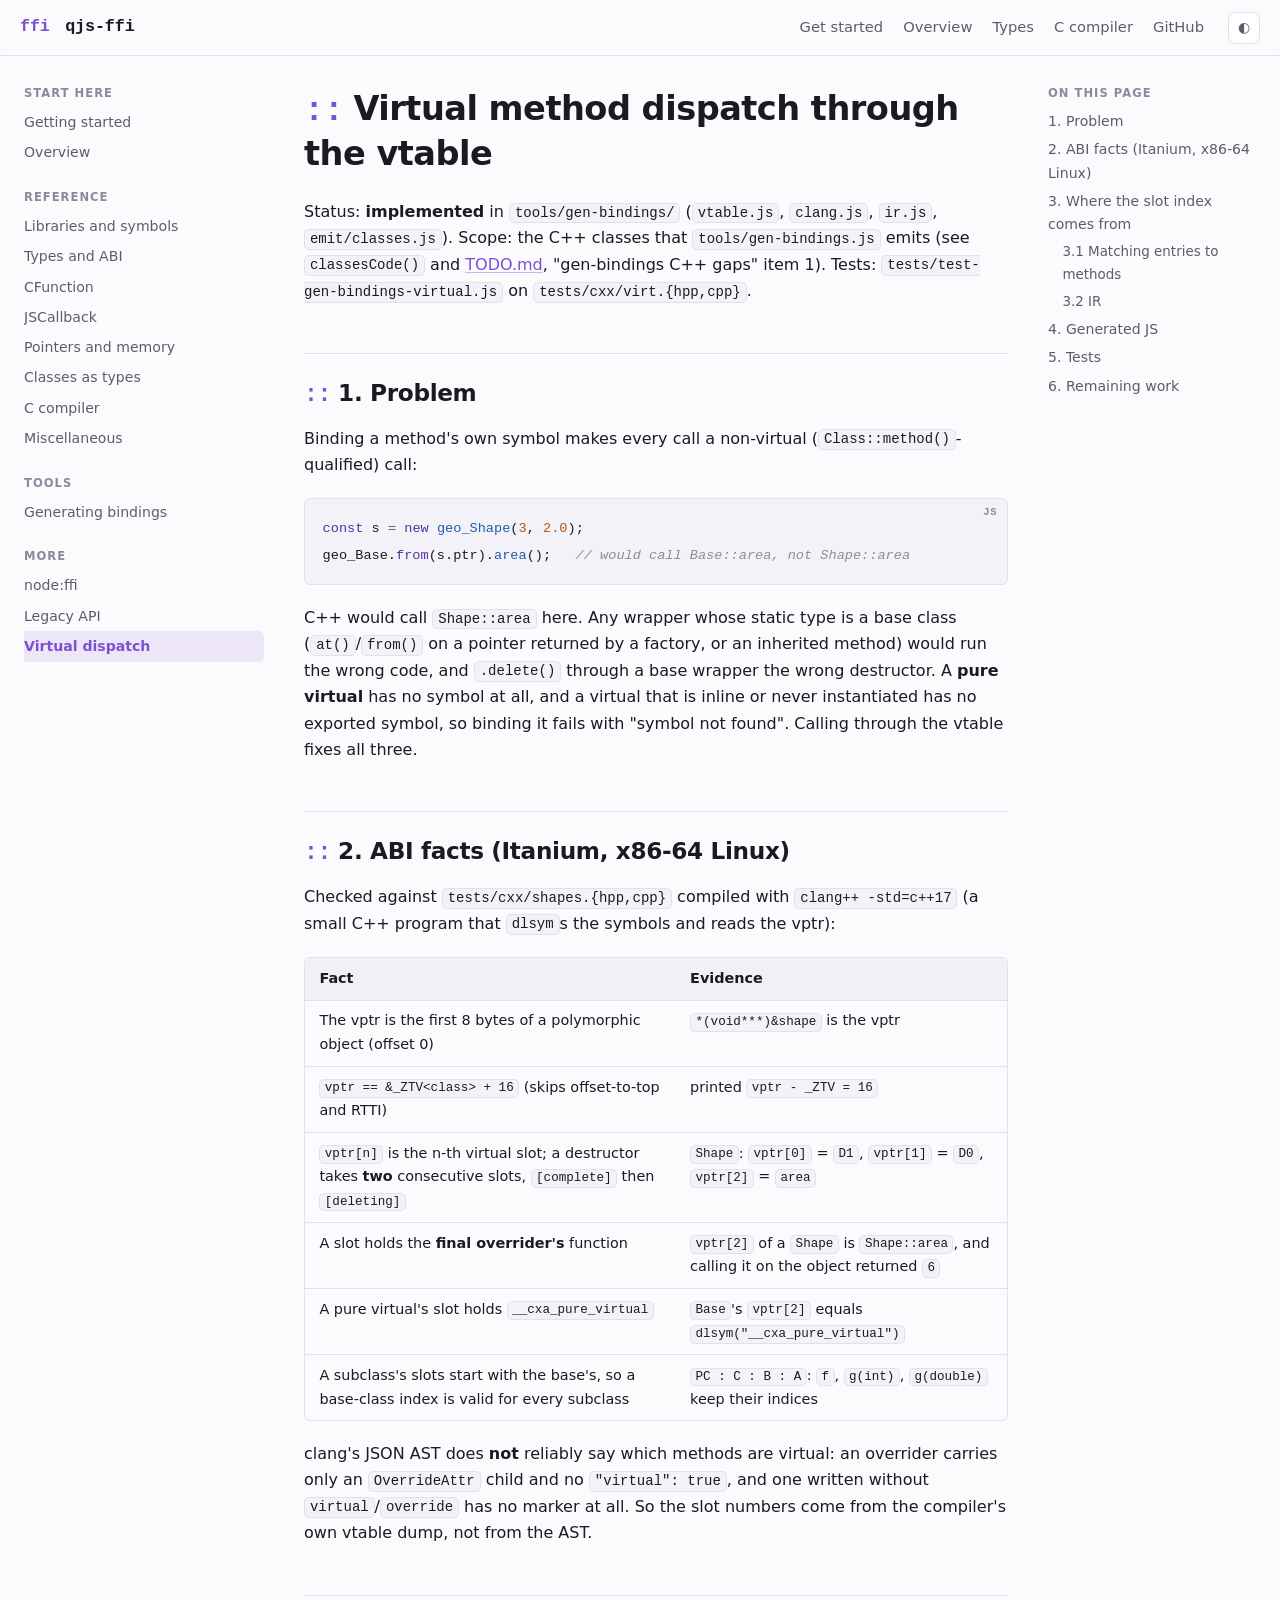
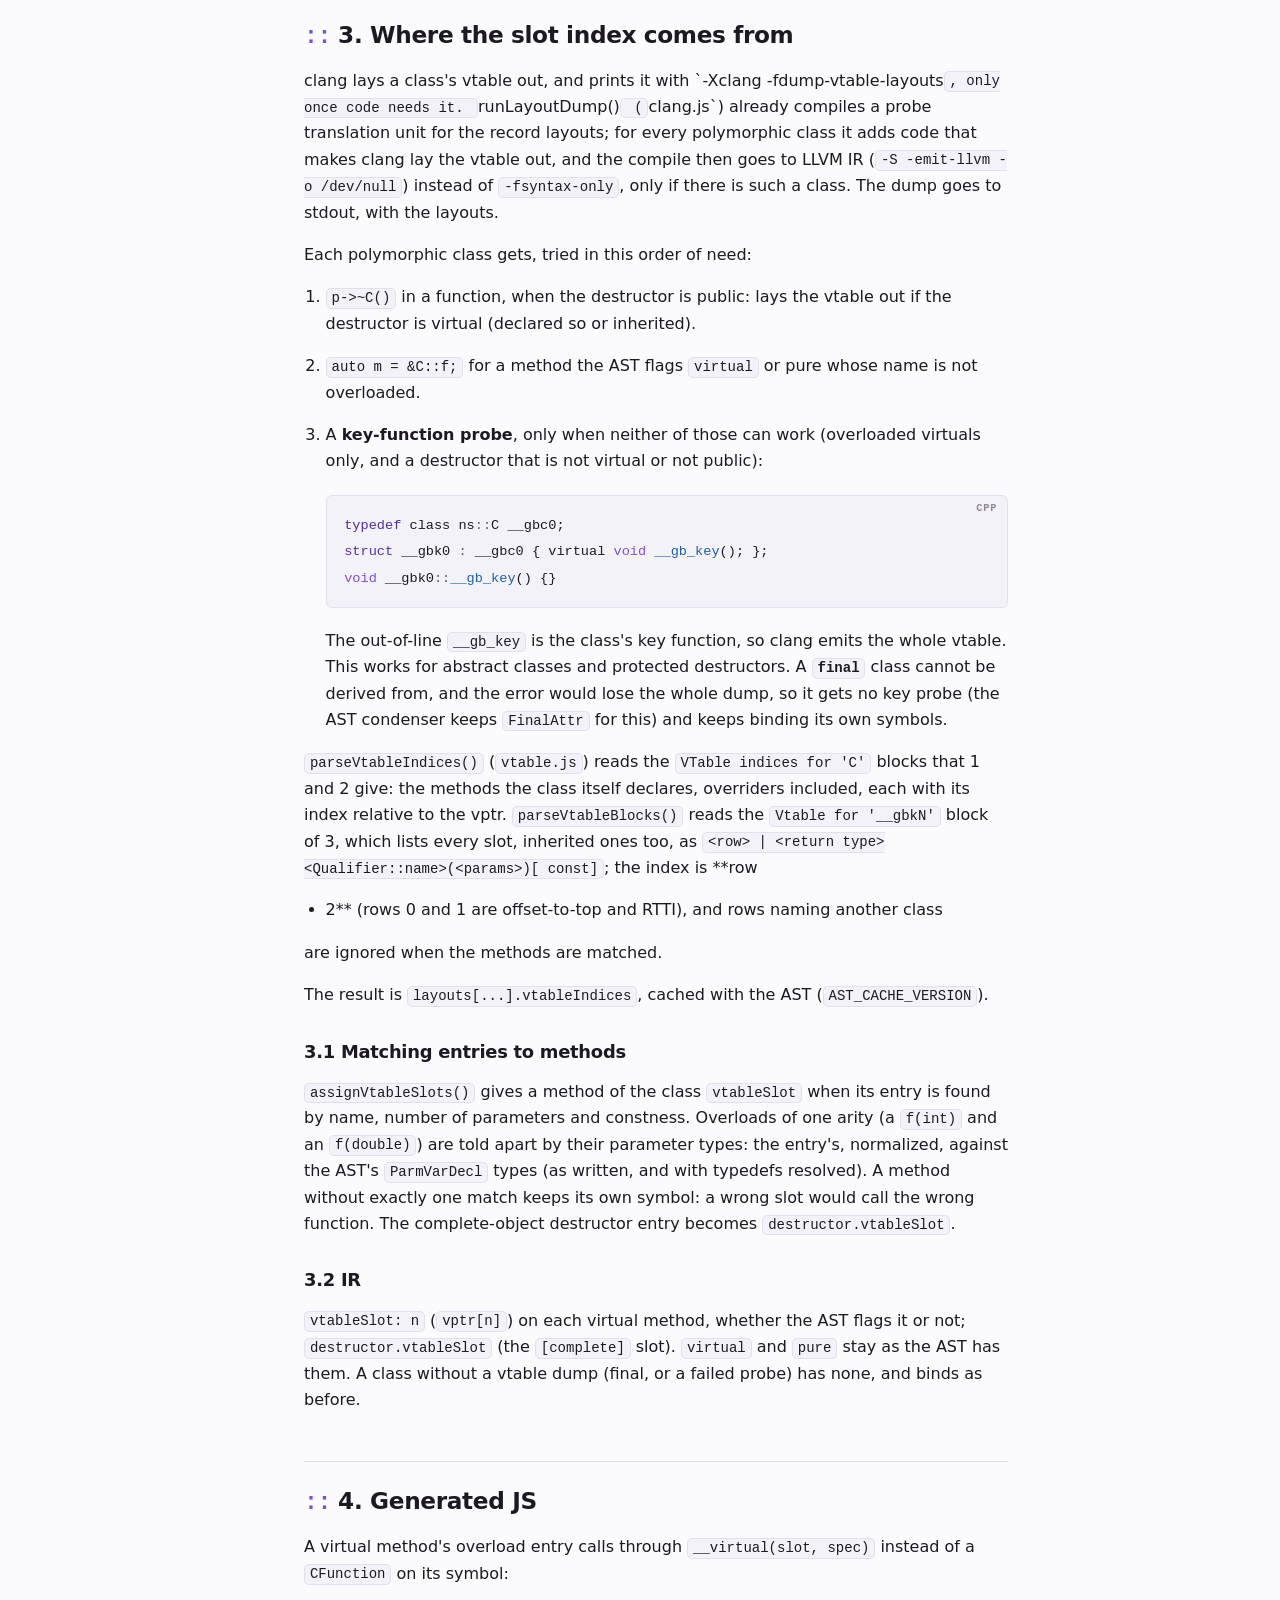
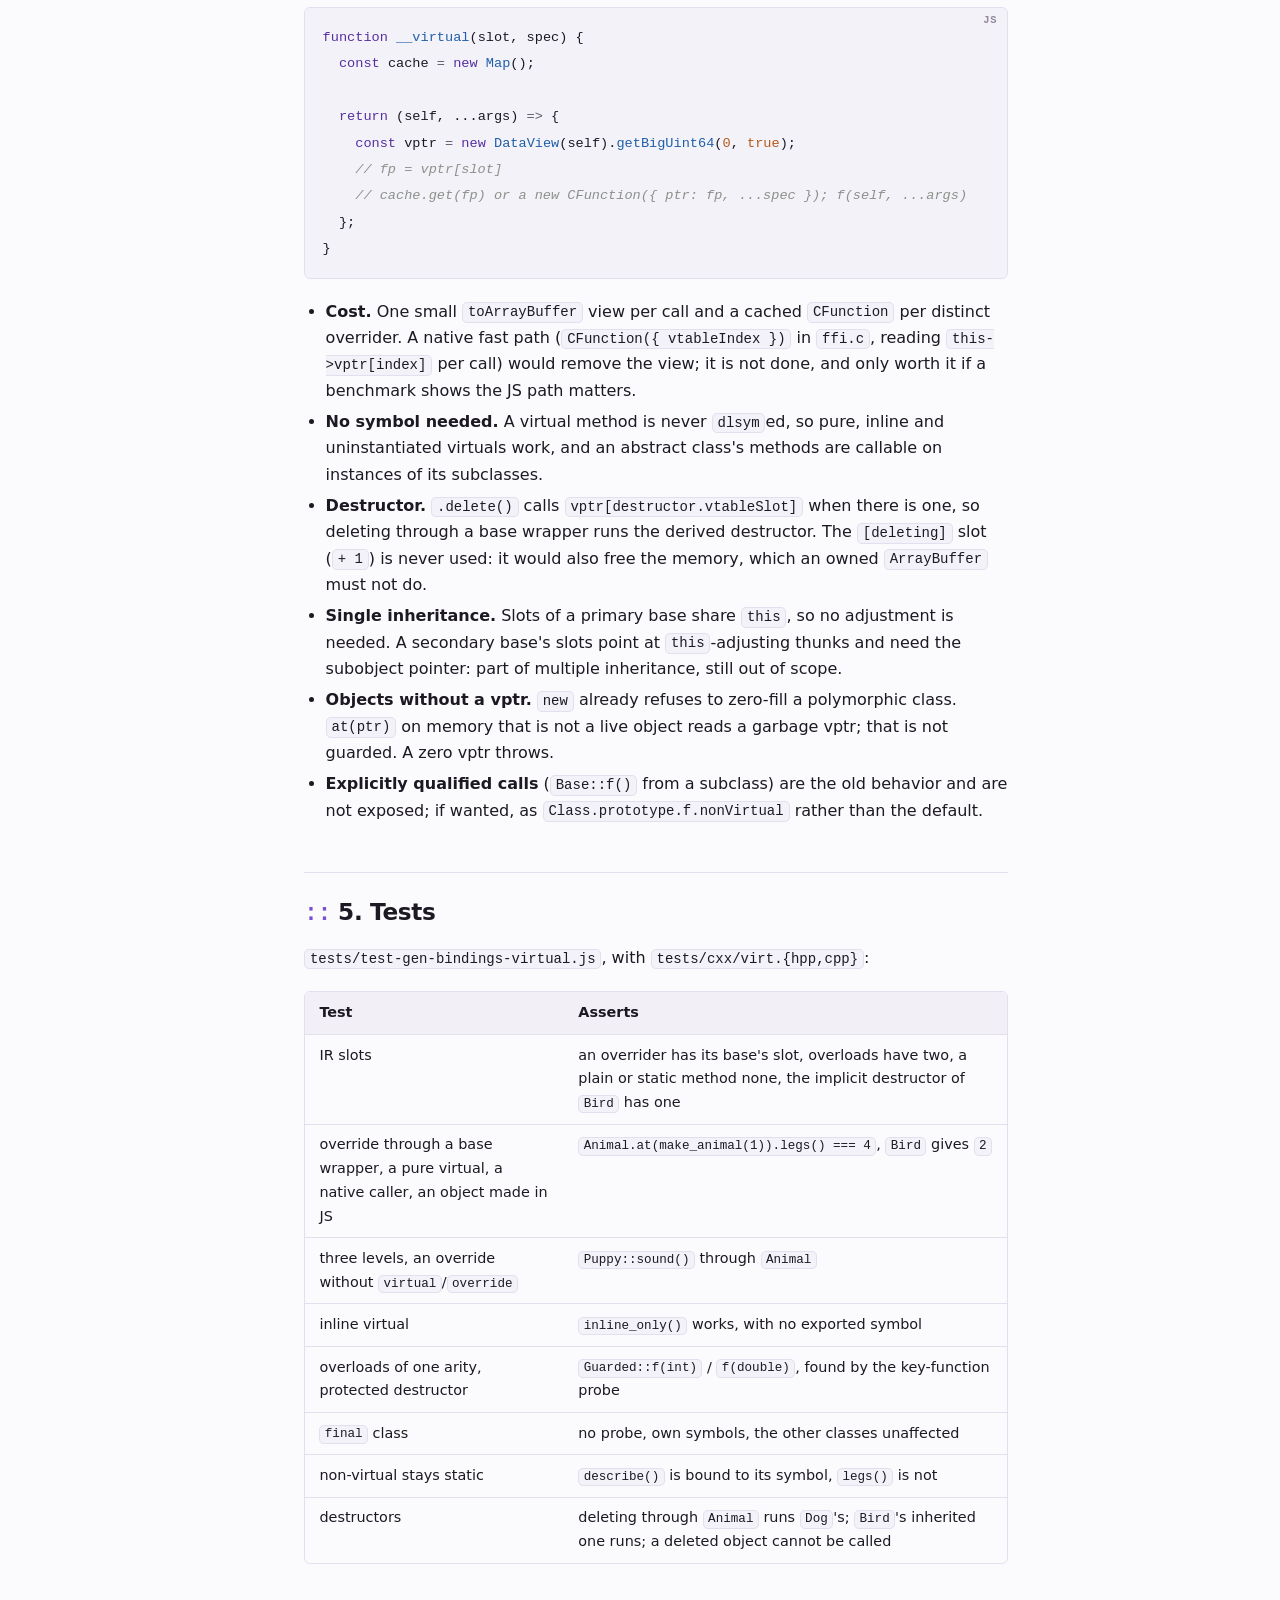
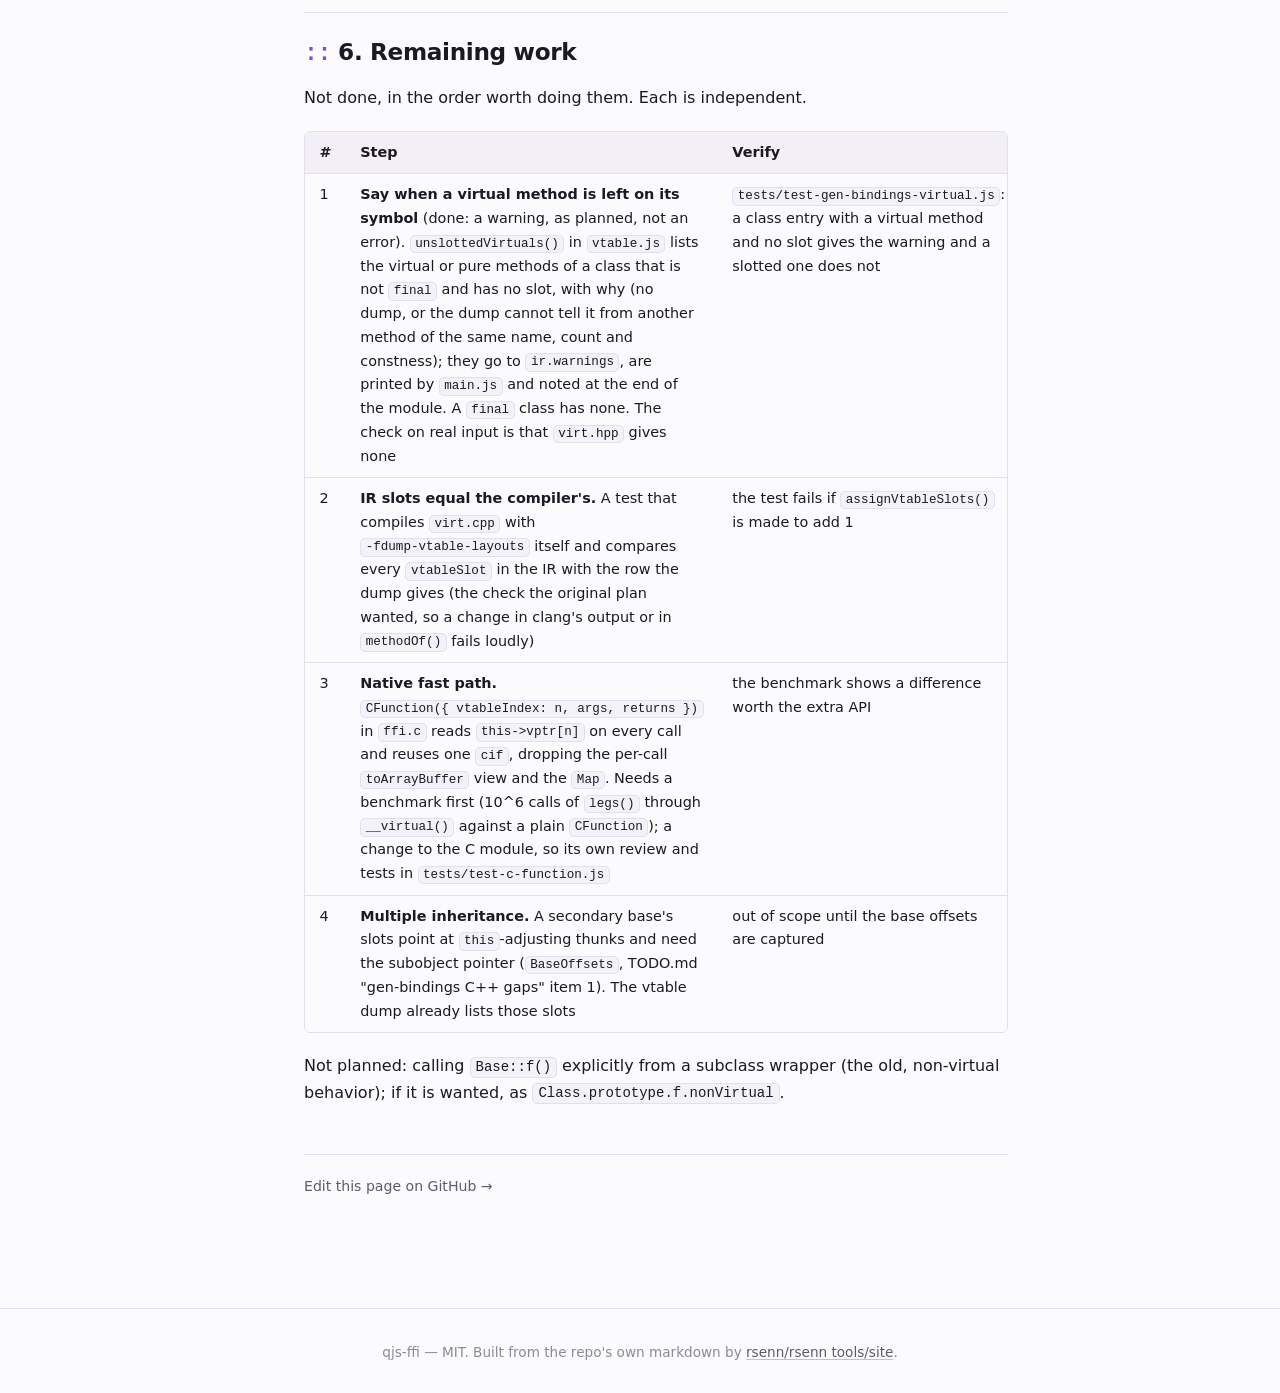
<file: docs/internals/cxx-virtual-dispatch.html>
<!doctype html>
<html lang="en">
<head>
<meta charset="utf-8">
<meta name="viewport" content="width=device-width, initial-scale=1">
<title>Virtual method dispatch through the vtable — qjs-ffi</title>
<meta name="description" content="qjs-ffi — Call any C library from QuickJS. libffi and dlopen as a loadable QuickJS module: define C prototypes, call functions, pass callbacks, use ArrayBuffer classes as struct types, plus ready-made bindings for cairo, SDL2, freetype, libcurl and more.">
<link rel="stylesheet" href="../../assets/base.css">
<link rel="stylesheet" href="../../assets/theme.css">
<link rel="icon" href="../../assets/favicon.svg" type="image/svg+xml">
<script>try{var t=localStorage.getItem('theme');if(t)document.documentElement.dataset.theme=t}catch(e){}</script>
</head>
<body class="has-sidebar" data-site="qjs-ffi" data-root="../../">
<header class="topbar">
  <a class="brand" href="../../index.html"><span class="mark">ffi</span> <span class="brand-name">qjs-ffi</span></a>
  <nav class="topnav">
    <a href="../../getting-started.html">Get started</a>
    <a href="../../docs/ffi.html">Overview</a>
    <a href="../../docs/types.html">Types</a>
    <a href="../../docs/c-compiler.html">C compiler</a>
    <a href="https://github.com/rsenn/qjs-ffi" target="_blank" rel="noopener">GitHub</a>
  </nav>
  <button class="themetoggle" type="button" aria-label="Toggle colour scheme">◐</button>
</header>
<div class="layout">
<aside class="sidebar"><div class="navgroup"><h3>Start here</h3><ul><li><a href="../../getting-started.html">Getting started</a></li><li><a href="../ffi.html">Overview</a></li></ul></div><div class="navgroup"><h3>Reference</h3><ul><li><a href="../dlopen.html">Libraries and symbols</a></li><li><a href="../types.html">Types and ABI</a></li><li><a href="../c-function.html">CFunction</a></li><li><a href="../js-callback.html">JSCallback</a></li><li><a href="../pointers.html">Pointers and memory</a></li><li><a href="../struct.html">Classes as types</a></li><li><a href="../c-compiler.html">C compiler</a></li><li><a href="../misc.html">Miscellaneous</a></li></ul></div><div class="navgroup"><h3>Tools</h3><ul><li><a href="../gen-bindings.html">Generating bindings</a></li></ul></div><div class="navgroup"><h3>More</h3><ul><li><a href="../node-ffi.html">node:ffi</a></li><li><a href="../legacy.html">Legacy API</a></li><li><a href="cxx-virtual-dispatch.html" class="here">Virtual dispatch</a></li></ul></div></aside>
<main class="doc">
<article><h1 id="virtual-method-dispatch-through-the-vtable"><a class="anchor" href="#virtual-method-dispatch-through-the-vtable" aria-hidden="true">#</a>Virtual method dispatch through the vtable</h1>
<p>Status: <strong>implemented</strong> in <code>tools/gen-bindings/</code> (<code>vtable.js</code>, <code>clang.js</code>,
<code>ir.js</code>, <code>emit/classes.js</code>). Scope: the C++ classes that
<code>tools/gen-bindings.js</code> emits (see <code>classesCode()</code> and
<a href="https://github.com/rsenn/qjs-ffi/blob/main/TODO.md" target="_blank" rel="noopener">TODO.md</a>, "gen-bindings C++ gaps" item 1). Tests:
<code>tests/test-gen-bindings-virtual.js</code> on <code>tests/cxx/virt.{hpp,cpp}</code>.</p>
<h2 id="1-problem"><a class="anchor" href="#1-problem" aria-hidden="true">#</a>1. Problem</h2>
<p>Binding a method's own symbol makes every call a non-virtual
(<code>Class::method()</code>-qualified) call:</p>
<div class="codeblock" data-lang="js"><pre><code class="language-js"><span class="t-kw">const</span> <span class="t-id">s</span> <span class="t-op">=</span> <span class="t-kw">new</span> <span class="t-fn">geo_Shape</span>(<span class="t-num">3</span>, <span class="t-num">2.0</span>);
<span class="t-id">geo_Base</span>.<span class="t-kw">from</span>(<span class="t-id">s</span>.<span class="t-prop">ptr</span>).<span class="t-fn">area</span>();   <span class="t-cm">// would call Base::area, not Shape::area</span></code></pre></div>
<p>C++ would call <code>Shape::area</code> here. Any wrapper whose static type is a base
class (<code>at()</code>/<code>from()</code> on a pointer returned by a factory, or an inherited
method) would run the wrong code, and <code>.delete()</code> through a base wrapper the
wrong destructor. A <strong>pure virtual</strong> has no symbol at all, and a virtual that is
inline or never instantiated has no exported symbol, so binding it fails with
"symbol not found". Calling through the vtable fixes all three.</p>
<h2 id="2-abi-facts-itanium-x86-64-linux"><a class="anchor" href="#2-abi-facts-itanium-x86-64-linux" aria-hidden="true">#</a>2. ABI facts (Itanium, x86-64 Linux)</h2>
<p>Checked against <code>tests/cxx/shapes.{hpp,cpp}</code> compiled with <code>clang++ -std=c++17</code>
(a small C++ program that <code>dlsym</code>s the symbols and reads the vptr):</p>
<div class="tablewrap"><table><thead><tr><th>Fact</th><th>Evidence</th></tr></thead><tbody><tr><td>The vptr is the first 8 bytes of a polymorphic object (offset 0)</td><td><code>*(void***)&amp;shape</code> is the vptr</td></tr><tr><td><code>vptr == &amp;_ZTV&lt;class&gt; + 16</code> (skips offset-to-top and RTTI)</td><td>printed <code>vptr - _ZTV = 16</code></td></tr><tr><td><code>vptr[n]</code> is the n-th virtual slot; a destructor takes <strong>two</strong> consecutive slots, <code>[complete]</code> then <code>[deleting]</code></td><td><code>Shape</code>: <code>vptr[0]</code> = <code>D1</code>, <code>vptr[1]</code> = <code>D0</code>, <code>vptr[2]</code> = <code>area</code></td></tr><tr><td>A slot holds the <strong>final overrider's</strong> function</td><td><code>vptr[2]</code> of a <code>Shape</code> is <code>Shape::area</code>, and calling it on the object returned <code>6</code></td></tr><tr><td>A pure virtual's slot holds <code>__cxa_pure_virtual</code></td><td><code>Base</code>'s <code>vptr[2]</code> equals <code>dlsym("__cxa_pure_virtual")</code></td></tr><tr><td>A subclass's slots start with the base's, so a base-class index is valid for every subclass</td><td><code>PC : C : B : A</code>: <code>f</code>, <code>g(int)</code>, <code>g(double)</code> keep their indices</td></tr></tbody></table></div>
<p>clang's JSON AST does <strong>not</strong> reliably say which methods are virtual: an
overrider carries only an <code>OverrideAttr</code> child and no <code>"virtual": true</code>, and one
written without <code>virtual</code>/<code>override</code> has no marker at all. So the slot numbers
come from the compiler's own vtable dump, not from the AST.</p>
<h2 id="3-where-the-slot-index-comes-from"><a class="anchor" href="#3-where-the-slot-index-comes-from" aria-hidden="true">#</a>3. Where the slot index comes from</h2>
<p>clang lays a class's vtable out, and prints it with `-Xclang
-fdump-vtable-layouts<code>, only once code needs it. </code>runLayoutDump()<code> (</code>clang.js`)
already compiles a probe translation unit for the record layouts; for every
polymorphic class it adds code that makes clang lay the vtable out, and the
compile then goes to LLVM IR (<code>-S -emit-llvm -o /dev/null</code>) instead of
<code>-fsyntax-only</code>, only if there is such a class. The dump goes to stdout, with
the layouts.</p>
<p>Each polymorphic class gets, tried in this order of need:</p>
<ol>
<li><p><code>p-&gt;~C()</code> in a function, when the destructor is public: lays the vtable out
if the destructor is virtual (declared so or inherited).</p></li>
<li><p><code>auto m = &amp;C::f;</code> for a method the AST flags <code>virtual</code> or pure whose name is
not overloaded.</p></li>
<li><p>A <strong>key-function probe</strong>, only when neither of those can work (overloaded
virtuals only, and a destructor that is not virtual or not public):</p>
<div class="codeblock" data-lang="cpp"><pre><code class="language-cpp"><span class="t-kw">typedef</span> <span class="t-id">class</span> <span class="t-id">ns</span><span class="t-op">::</span><span class="t-id">C</span> <span class="t-id">__gbc0</span>;
<span class="t-kw">struct</span> <span class="t-id">__gbk0</span> <span class="t-op">:</span> <span class="t-id">__gbc0</span> { <span class="t-id">virtual</span> <span class="t-type">void</span> <span class="t-fn">__gb_key</span>(); };
<span class="t-type">void</span> <span class="t-id">__gbk0</span><span class="t-op">::</span><span class="t-fn">__gb_key</span>() {}</code></pre></div>
<p>The out-of-line <code>__gb_key</code> is the class's key function, so clang emits the
whole vtable. This works for abstract classes and protected destructors. A
<strong><code>final</code></strong> class cannot be derived from, and the error would lose the whole
dump, so it gets no key probe (the AST condenser keeps <code>FinalAttr</code> for this)
and keeps binding its own symbols.</p></li>
</ol>
<p><code>parseVtableIndices()</code> (<code>vtable.js</code>) reads the <code>VTable indices for 'C'</code> blocks
that 1 and 2 give: the methods the class itself declares, overriders included,
each with its index relative to the vptr. <code>parseVtableBlocks()</code> reads the
<code>Vtable for '__gbkN'</code> block of 3, which lists every slot, inherited ones too, as
<code>&lt;row&gt; | &lt;return type&gt; &lt;Qualifier::name&gt;(&lt;params&gt;)[ const]</code>; the index is **row</p>
<ul>
<li>2** (rows 0 and 1 are offset-to-top and RTTI), and rows naming another class</li>
</ul>
<p>are ignored when the methods are matched.</p>
<p>The result is <code>layouts[...].vtableIndices</code>, cached with the AST
(<code>AST_CACHE_VERSION</code>).</p>
<h3 id="31-matching-entries-to-methods"><a class="anchor" href="#31-matching-entries-to-methods" aria-hidden="true">#</a>3.1 Matching entries to methods</h3>
<p><code>assignVtableSlots()</code> gives a method of the class <code>vtableSlot</code> when its entry is
found by name, number of parameters and constness. Overloads of one arity (a
<code>f(int)</code> and an <code>f(double)</code>) are told apart by their parameter types: the
entry's, normalized, against the AST's <code>ParmVarDecl</code> types (as written, and with
typedefs resolved). A method without exactly one match keeps its own symbol:
a wrong slot would call the wrong function. The complete-object destructor entry
becomes <code>destructor.vtableSlot</code>.</p>
<h3 id="32-ir"><a class="anchor" href="#32-ir" aria-hidden="true">#</a>3.2 IR</h3>
<p><code>vtableSlot: n</code> (<code>vptr[n]</code>) on each virtual method, whether the AST flags it or
not; <code>destructor.vtableSlot</code> (the <code>[complete]</code> slot). <code>virtual</code> and <code>pure</code> stay
as the AST has them. A class without a vtable dump (final, or a failed probe)
has none, and binds as before.</p>
<h2 id="4-generated-js"><a class="anchor" href="#4-generated-js" aria-hidden="true">#</a>4. Generated JS</h2>
<p>A virtual method's overload entry calls through
<code>__virtual(slot, spec)</code> instead of a <code>CFunction</code> on its symbol:</p>
<div class="codeblock" data-lang="js"><pre><code class="language-js"><span class="t-kw">function</span> <span class="t-fn">__virtual</span>(<span class="t-id">slot</span>, <span class="t-id">spec</span>) {
  <span class="t-kw">const</span> <span class="t-id">cache</span> <span class="t-op">=</span> <span class="t-kw">new</span> <span class="t-fn">Map</span>();

  <span class="t-kw">return</span> (<span class="t-id">self</span>, ...<span class="t-prop">args</span>) <span class="t-op">=&gt;</span> {
    <span class="t-kw">const</span> <span class="t-id">vptr</span> <span class="t-op">=</span> <span class="t-kw">new</span> <span class="t-fn">DataView</span>(<span class="t-id">self</span>).<span class="t-fn">getBigUint64</span>(<span class="t-num">0</span>, <span class="t-atom">true</span>);
    <span class="t-cm">// fp = vptr[slot]</span>
    <span class="t-cm">// cache.get(fp) or a new CFunction({ ptr: fp, ...spec }); f(self, ...args)</span>
  };
}</code></pre></div>
<ul>
<li><strong>Cost.</strong> One small <code>toArrayBuffer</code> view per call and a cached <code>CFunction</code> per
distinct overrider. A native fast path (<code>CFunction({ vtableIndex })</code> in
<code>ffi.c</code>, reading <code>this-&gt;vptr[index]</code> per call) would remove the view; it is
not done, and only worth it if a benchmark shows the JS path matters.</li>
<li><strong>No symbol needed.</strong> A virtual method is never <code>dlsym</code>ed, so pure, inline
and uninstantiated virtuals work, and an abstract class's methods are
callable on instances of its subclasses.</li>
<li><strong>Destructor.</strong> <code>.delete()</code> calls <code>vptr[destructor.vtableSlot]</code> when there is
one, so deleting through a base wrapper runs the derived destructor. The
<code>[deleting]</code> slot (<code>+ 1</code>) is never used: it would also free the memory, which
an owned <code>ArrayBuffer</code> must not do.</li>
<li><strong>Single inheritance.</strong> Slots of a primary base share <code>this</code>, so no
adjustment is needed. A secondary base's slots point at <code>this</code>-adjusting
thunks and need the subobject pointer: part of multiple inheritance, still out
of scope.</li>
<li><strong>Objects without a vptr.</strong> <code>new</code> already refuses to zero-fill a polymorphic
class. <code>at(ptr)</code> on memory that is not a live object reads a garbage vptr;
that is not guarded. A zero vptr throws.</li>
<li><strong>Explicitly qualified calls</strong> (<code>Base::f()</code> from a subclass) are the old
behavior and are not exposed; if wanted, as
<code>Class.prototype.f.nonVirtual</code> rather than the default.</li>
</ul>
<h2 id="5-tests"><a class="anchor" href="#5-tests" aria-hidden="true">#</a>5. Tests</h2>
<p><code>tests/test-gen-bindings-virtual.js</code>, with <code>tests/cxx/virt.{hpp,cpp}</code>:</p>
<div class="tablewrap"><table><thead><tr><th>Test</th><th>Asserts</th></tr></thead><tbody><tr><td>IR slots</td><td>an overrider has its base's slot, overloads have two, a plain or static method none, the implicit destructor of <code>Bird</code> has one</td></tr><tr><td>override through a base wrapper, a pure virtual, a native caller, an object made in JS</td><td><code>Animal.at(make_animal(1)).legs() === 4</code>, <code>Bird</code> gives <code>2</code></td></tr><tr><td>three levels, an override without <code>virtual</code>/<code>override</code></td><td><code>Puppy::sound()</code> through <code>Animal</code></td></tr><tr><td>inline virtual</td><td><code>inline_only()</code> works, with no exported symbol</td></tr><tr><td>overloads of one arity, protected destructor</td><td><code>Guarded::f(int)</code> / <code>f(double)</code>, found by the key-function probe</td></tr><tr><td><code>final</code> class</td><td>no probe, own symbols, the other classes unaffected</td></tr><tr><td>non-virtual stays static</td><td><code>describe()</code> is bound to its symbol, <code>legs()</code> is not</td></tr><tr><td>destructors</td><td>deleting through <code>Animal</code> runs <code>Dog</code>'s; <code>Bird</code>'s inherited one runs; a deleted object cannot be called</td></tr></tbody></table></div>
<h2 id="6-remaining-work"><a class="anchor" href="#6-remaining-work" aria-hidden="true">#</a>6. Remaining work</h2>
<p>Not done, in the order worth doing them. Each is independent.</p>
<div class="tablewrap"><table><thead><tr><th>#</th><th>Step</th><th>Verify</th></tr></thead><tbody><tr><td>1</td><td><strong>Say when a virtual method is left on its symbol</strong> (done: a warning, as planned, not an error). <code>unslottedVirtuals()</code> in <code>vtable.js</code> lists the virtual or pure methods of a class that is not <code>final</code> and has no slot, with why (no dump, or the dump cannot tell it from another method of the same name, count and constness); they go to <code>ir.warnings</code>, are printed by <code>main.js</code> and noted at the end of the module. A <code>final</code> class has none. The check on real input is that <code>virt.hpp</code> gives none</td><td><code>tests/test-gen-bindings-virtual.js</code>: a class entry with a virtual method and no slot gives the warning and a slotted one does not</td></tr><tr><td>2</td><td><strong>IR slots equal the compiler's.</strong> A test that compiles <code>virt.cpp</code> with <code>-fdump-vtable-layouts</code> itself and compares every <code>vtableSlot</code> in the IR with the row the dump gives (the check the original plan wanted, so a change in clang's output or in <code>methodOf()</code> fails loudly)</td><td>the test fails if <code>assignVtableSlots()</code> is made to add 1</td></tr><tr><td>3</td><td><strong>Native fast path.</strong> <code>CFunction({ vtableIndex: n, args, returns })</code> in <code>ffi.c</code> reads <code>this-&gt;vptr[n]</code> on every call and reuses one <code>cif</code>, dropping the per-call <code>toArrayBuffer</code> view and the <code>Map</code>. Needs a benchmark first (10^6 calls of <code>legs()</code> through <code>__virtual()</code> against a plain <code>CFunction</code>); a change to the C module, so its own review and tests in <code>tests/test-c-function.js</code></td><td>the benchmark shows a difference worth the extra API</td></tr><tr><td>4</td><td><strong>Multiple inheritance.</strong> A secondary base's slots point at <code>this</code>-adjusting thunks and need the subobject pointer (<code>BaseOffsets</code>, TODO.md "gen-bindings C++ gaps" item 1). The vtable dump already lists those slots</td><td>out of scope until the base offsets are captured</td></tr></tbody></table></div>
<p>Not planned: calling <code>Base::f()</code> explicitly from a subclass wrapper (the old,
non-virtual behavior); if it is wanted, as <code>Class.prototype.f.nonVirtual</code>.</p></article>
<p class="editlink"><a href="https://github.com/rsenn/qjs-ffi/blob/main/doc/internals/cxx-virtual-dispatch.md">Edit this page on GitHub →</a></p>
</main>
<nav class="toc"><h3>On this page</h3><ul><li class="lvl2"><a href="#1-problem">1. Problem</a></li><li class="lvl2"><a href="#2-abi-facts-itanium-x86-64-linux">2. ABI facts (Itanium, x86-64 Linux)</a></li><li class="lvl2"><a href="#3-where-the-slot-index-comes-from">3. Where the slot index comes from</a></li><li class="lvl3"><a href="#31-matching-entries-to-methods">3.1 Matching entries to methods</a></li><li class="lvl3"><a href="#32-ir">3.2 IR</a></li><li class="lvl2"><a href="#4-generated-js">4. Generated JS</a></li><li class="lvl2"><a href="#5-tests">5. Tests</a></li><li class="lvl2"><a href="#6-remaining-work">6. Remaining work</a></li></ul></nav>
</div>
<footer class="sitefoot">
  <p>qjs-ffi — MIT. Built from the repo's own markdown by
     <a href="https://github.com/rsenn/rsenn/tree/main/tools/site">rsenn/rsenn tools/site</a>.</p>
</footer>
<script>
document.querySelector('.themetoggle').addEventListener('click', function () {
  var d = document.documentElement;
  var dark = d.dataset.theme ? d.dataset.theme === 'dark'
    : matchMedia('(prefers-color-scheme: dark)').matches;
  d.dataset.theme = dark ? 'light' : 'dark';
  try { localStorage.setItem('theme', d.dataset.theme); } catch (e) {}
});
</script>
</body>
</html>
</file>
<file: assets/base.css>
/* rsenn project sites — base stylesheet, shared by every site.
 *
 * Design contract (see tools/site/README.md, "Theming"):
 *   - Every colour, font and shape is a custom property on :root, defined ONCE
 *     with light-dark(light, dark). color-scheme follows the OS, and the header
 *     toggle pins it through [data-theme]. A site's theme.css therefore
 *     overrides a token in one place instead of three.
 *   - theme.css is loaded after this file and may also add rules; the hooks it
 *     is expected to use are listed in the "imprint hooks" block below.
 *   - Markup vocabulary: shell/doc pages (.topbar .layout .sidebar .doc .toc),
 *     landing pages (.hero .section .cards .grid .split .checks .note, plus the
 *     centred variant .hero-center with .badges/.promise/.demo/.start), and the
 *     playground (.play*). Both landing vocabularies are supported.
 */

:root {
  color-scheme: light dark;

  --bg:          light-dark(#fbfafb, #19141a);
  --bg-raised:   light-dark(#ffffff, #201a22);
  --bg-sunken:   light-dark(#f2f0f2, #151016);
  --bg-code:     light-dark(#f6f4f6, #201a22);
  --fg:          light-dark(#1c1a1c, #e7e3e8);
  --fg-muted:    light-dark(#615c62, #a39aa6);
  --fg-faint:    light-dark(#8f8a91, #786d7b);
  --line:        light-dark(#e2dfe3, #2f2731);
  --line-strong: light-dark(#cec9cf, #443a47);

  --accent:      light-dark(#a732c8, #e4b6f1);
  --accent-fg:   light-dark(#ffffff, #0d1114);
  --accent-soft: light-dark(#eee2f2, #2a1730);

  /* syntax colours: t-kw t-str t-num t-cm t-fn t-type t-atom t-op t-var t-pre */
  --t-kw:   light-dark(#8a3ba8, #c792ea);
  --t-str:  light-dark(#0a7d43, #9ad48a);
  --t-num:  light-dark(#b5581a, #f0a05a);
  --t-cm:   light-dark(#8c918a, #6d747b);
  --t-fn:   light-dark(#1c5fbe, #82aaff);
  --t-type: var(--accent);
  --t-atom: var(--t-num);
  --t-op:   var(--fg-muted);
  --t-var:  var(--t-num);
  --t-pre:  var(--t-kw);

  /* terminal panes (playground output) */
  --term-bg: light-dark(#16151a, #0d0d11);
  --term-fg: #e6e4de;
  --ok:  #7fd18a;
  --bad: #e08a8a;

  /* type and shape */
  --mono: ui-monospace, "SF Mono", "JetBrains Mono", "Fira Code", Menlo, Consolas, monospace;
  --sans: system-ui, -apple-system, "Segoe UI", Inter, Roboto, "Helvetica Neue", sans-serif;
  --font-display: var(--sans);   /* h1/h2 of docs and landing */
  --font-brand: var(--mono);     /* topbar brand and hero title */
  --heading-tracking: -0.015em;
  --radius: 8px;
  --w-side: 15rem;
  --w-toc: 13rem;
  --wide: 1180px;

  /* imprint hooks: decoration a theme can switch on without touching rules */
  --hero-bg: none;               /* any CSS background, e.g. a gradient/pattern */
  --hero-fg: var(--fg);
  --topbar-bg: color-mix(in srgb, var(--bg) 85%, transparent);
  --mark-bg: transparent;        /* brand mark chip */
  --mark-fg: var(--accent);
  --mark-pad: 0;
  --card-bg: var(--bg-raised);
  --card-shadow: none;
  --h2-rule: 1px solid var(--line);
  --logo-h: 1.7rem;              /* height of the header logo (config.art.logo) */
  --wallpaper-opacity: 0.35;     /* live background (config.art.wallpaper) */
  --wallpaper-veil: 78%;         /* how opaque the reading column is over it */
}

:root[data-theme="light"] { color-scheme: light; }
:root[data-theme="dark"]  { color-scheme: dark; }

/* legacy aliases: hand-written landing/play markup predates the token rename */
:root {
  --bg-soft: var(--bg-sunken);
  --fg-soft: var(--fg-muted);
}

*, *::before, *::after { box-sizing: border-box; }

html { scroll-behavior: smooth; scroll-padding-top: 5rem; }

body {
  margin: 0;
  background: var(--bg);
  color: var(--fg);
  font: 16px/1.65 var(--sans);
  -webkit-text-size-adjust: 100%;
}

a { color: var(--accent); text-decoration-color: color-mix(in srgb, var(--accent) 40%, transparent); text-underline-offset: 2px; }
a:hover { text-decoration-color: currentColor; }

/* ------------------------------------------------------------------ topbar */

.topbar {
  position: sticky;
  top: 0;
  z-index: 20;
  display: flex;
  align-items: center;
  gap: 1.5rem;
  padding: 0 1.25rem;
  height: 3.5rem;
  background: var(--topbar-bg);
  backdrop-filter: blur(10px);
  border-bottom: 1px solid var(--line);
}

.brand {
  font: 600 1.05rem/1 var(--font-brand);
  color: var(--fg);
  text-decoration: none;
  letter-spacing: -0.01em;
  white-space: nowrap;
}
.brand .mark {
  display: inline-block;
  color: var(--mark-fg);
  background: var(--mark-bg);
  border-radius: 5px;
  padding: var(--mark-pad);
  margin-right: 0.35rem;
}

.topnav { display: flex; gap: 1.25rem; flex-wrap: wrap; margin-left: auto; font-size: 0.92rem; }
.topnav a { color: var(--fg-muted); text-decoration: none; }
.topnav a:hover { color: var(--accent); }

.brand .logo { display: inline-flex; height: var(--logo-h); margin-right: 0.5rem; vertical-align: middle; }
.brand .logo svg, .brand .logo img { height: 100%; width: auto; }

/* ---------------------------------------------------------- live wallpaper */
/* The svg is inlined so its shapes can use var(--accent) etc. It sits behind
   everything; the page background moves from body to html to stay visible. */

.wallpaper { position: fixed; inset: 0; z-index: -1; pointer-events: none; overflow: hidden; opacity: var(--wallpaper-opacity); }
.wallpaper svg { display: block; width: 100%; height: 100%; }
html:has(.wallpaper) { background: var(--bg); }
body:has(.wallpaper) { background: transparent; }
.wallpaper ~ .layout .doc {
  background: color-mix(in srgb, var(--bg) var(--wallpaper-veil), transparent);
  border-radius: var(--radius);
  padding: 0.25rem 1.25rem 1rem;
}

/* ------------------------------------------------------------------ search */

.search { position: relative; width: 16rem; max-width: 30vw; }
.search input {
  width: 100%;
  font: 0.88rem/1 var(--sans);
  color: var(--fg);
  background: var(--bg-sunken);
  border: 1px solid var(--line);
  border-radius: var(--radius);
  padding: 0.45rem 0.7rem;
}
.search input:focus { outline: none; border-color: var(--accent); }
.search input::-webkit-search-cancel-button { cursor: pointer; }

.search-results {
  position: absolute;
  top: calc(100% + 0.4rem);
  left: 0;
  width: max(100%, 22rem);
  max-height: 60vh;
  overflow-y: auto;
  background: var(--bg-raised);
  border: 1px solid var(--line-strong);
  border-radius: var(--radius);
  box-shadow: 0 12px 32px -12px rgba(0, 0, 0, 0.35);
  z-index: 30;
}
.search-results a {
  display: flex;
  flex-direction: column;
  gap: 0.1rem;
  padding: 0.5rem 0.8rem;
  text-decoration: none;
  border-bottom: 1px solid var(--line);
}
.search-results a:last-child { border-bottom: 0; }
.search-results a:hover, .search-results a.active { background: var(--bg-sunken); }
.search-results .sr-title { color: var(--fg); font: 600 0.88rem/1.3 var(--mono); }
.search-results .sr-meta { color: var(--fg-faint); font-size: 0.76rem; }

.themetoggle {
  border: 1px solid var(--line);
  background: var(--bg-raised);
  color: var(--fg-muted);
  border-radius: var(--radius);
  width: 2rem;
  height: 2rem;
  font-size: 0.9rem;
  cursor: pointer;
  line-height: 1;
}
.themetoggle:hover { color: var(--fg); border-color: var(--line-strong); }

/* ------------------------------------------------------------------ layout */

.layout {
  display: grid;
  grid-template-columns: var(--w-side) minmax(0, 1fr) var(--w-toc);
  gap: 2.5rem;
  max-width: 84rem;
  margin: 0 auto;
  padding: 2rem 1.5rem 4rem;
  align-items: start;
}

.sidebar, .toc {
  position: sticky;
  top: 4.5rem;
  max-height: calc(100vh - 6rem);
  overflow-y: auto;
  font-size: 0.88rem;
}

.navgroup { margin-bottom: 1.5rem; }
.navgroup h3, .toc h3 {
  margin: 0 0 0.5rem;
  font: 600 0.72rem/1 var(--sans);
  letter-spacing: 0.09em;
  text-transform: uppercase;
  color: var(--fg-faint);
}
.navgroup ul, .toc ul { list-style: none; margin: 0; padding: 0; }
.navgroup li a {
  display: block;
  padding: 0.22rem 0.6rem;
  margin-left: -0.6rem;
  border-radius: 6px;
  color: var(--fg-muted);
  text-decoration: none;
}
.navgroup li a:hover { background: var(--bg-sunken); color: var(--fg); }
.navgroup li a.here { background: var(--accent-soft); color: var(--accent); font-weight: 600; }

.toc li a { display: block; padding: 0.16rem 0; color: var(--fg-muted); text-decoration: none; }
.toc li a:hover { color: var(--accent); }
.toc li.lvl3 a { padding-left: 0.9rem; font-size: 0.84rem; }

.doc { min-width: 0; }

/* -------------------------------------------------------------- typography */

.doc h1, .doc h2, .doc h3, .doc h4, .doc h5, .doc h6 {
  font-family: var(--font-display);
  line-height: 1.25;
  letter-spacing: var(--heading-tracking);
  scroll-margin-top: 5rem;
  position: relative;
}
.doc h1 { font-size: 2.1rem; margin: 0 0 1.5rem; }
.doc h2 { font-size: 1.45rem; margin: 3rem 0 1rem; padding-top: 1.5rem; border-top: var(--h2-rule); }
.doc h3 { font-size: 1.12rem; margin: 2rem 0 0.75rem; }
.doc h4 { font-size: 1rem; margin: 1.5rem 0 0.5rem; color: var(--fg-muted); }

.doc h1 code, .doc h2 code, .doc h3 code, .doc h4 code {
  font-size: 0.92em;
  background: none;
  padding: 0;
  border: 0;
  color: inherit;
}

.anchor {
  position: absolute;
  left: -1.1rem;
  color: var(--fg-faint);
  text-decoration: none;
  opacity: 0;
  font-weight: 400;
}
h1:hover > .anchor, h2:hover > .anchor, h3:hover > .anchor, h4:hover > .anchor, .anchor:focus { opacity: 1; }

.doc p, .doc li { overflow-wrap: break-word; }
.doc ul, .doc ol { padding-left: 1.35rem; }
.doc li { margin: 0.3rem 0; }
.doc li > ul, .doc li > ol { margin: 0.3rem 0; }
.doc hr { border: 0; border-top: 1px solid var(--line); margin: 2.5rem 0; }
.doc blockquote { margin: 1rem 0; padding-left: 1rem; border-left: 3px solid var(--line); color: var(--fg-muted); }

/* -------------------------------------------------------------------- code */

code, pre, kbd { font-family: var(--mono); }

code {
  font-size: 0.875em;
  background: var(--bg-code);
  border: 1px solid var(--line);
  border-radius: 5px;
  padding: 0.1em 0.35em;
}

pre {
  background: var(--bg-code);
  border: 1px solid var(--line);
  border-radius: var(--radius);
  padding: 1rem 1.1rem;
  overflow-x: auto;
  margin: 1.25rem 0;
}
pre code { background: none; border: 0; padding: 0; font-size: 0.85rem; line-height: 1.6; }

.codeblock {
  position: relative;
  margin: 1.25rem 0;
  background: var(--bg-code);
  border: 1px solid var(--line);
  border-radius: var(--radius);
  overflow: hidden;
}
.codeblock[data-lang]::after {
  content: attr(data-lang);
  position: absolute;
  top: 0.45rem;
  right: 0.6rem;
  font: 600 0.65rem/1 var(--mono);
  letter-spacing: 0.08em;
  text-transform: uppercase;
  color: var(--fg-faint);
}
.codeblock pre { margin: 0; padding: 1rem 1.1rem; overflow-x: auto; border: 0; border-radius: 0; background: none; }
.codeblock code { background: none; border: 0; padding: 0; font-size: 0.85rem; line-height: 1.6; color: var(--fg); }

.t-kw, .t-keyword { color: var(--t-kw); }
.t-str, .t-string { color: var(--t-str); }
.t-num, .t-number { color: var(--t-num); }
.t-cm, .t-comment { color: var(--t-cm); font-style: italic; }
.t-fn, .t-builtin { color: var(--t-fn); }
.t-type { color: var(--t-type); }
.t-atom { color: var(--t-atom); }
.t-op { color: var(--t-op); }
.t-var { color: var(--t-var); }
.t-pre, .t-preproc { color: var(--t-pre); }
.t-prop, .t-id { color: inherit; }

/* ------------------------------------------------------------------ tables */

.tablewrap { overflow-x: auto; margin: 1.25rem 0; border: 1px solid var(--line); border-radius: var(--radius); }
table { border-collapse: collapse; width: 100%; font-size: 0.9rem; }
th, td { text-align: left; padding: 0.55rem 0.9rem; border-bottom: 1px solid var(--line); vertical-align: top; }
thead th { background: var(--bg-sunken); font-weight: 600; white-space: nowrap; }
tbody tr:last-child td { border-bottom: 0; }
td code { white-space: nowrap; }

/* member-table anchors: one per documented function/property/constant */
td:has(> .member-anchor) { position: relative; }
.member-anchor {
  margin-left: 0.4rem;
  color: var(--fg-faint);
  text-decoration: none;
  opacity: 0;
  font-weight: 400;
}
tr:hover .member-anchor, td:has(> .member-anchor):hover .member-anchor { opacity: 1; }
td code:target { background: var(--accent-soft); border-color: var(--accent); }

.editlink { margin-top: 3rem; padding-top: 1.25rem; border-top: 1px solid var(--line); font-size: 0.88rem; }
.editlink a { color: var(--fg-muted); text-decoration: none; }
.editlink a:hover { color: var(--accent); }

/* ----------------------------------------------------------------- landing */

.landing main, .landing > section { max-width: 68rem; margin: 0 auto; padding: 0 1.5rem; }
.landing > section { max-width: var(--wide); padding: 0 clamp(1rem, 4vw, 2.5rem); }
.landing h2 { font-family: var(--font-display); }

.hero {
  padding: 4.5rem 0 3.5rem;
  display: grid;
  grid-template-columns: minmax(0, 1fr) minmax(0, 1fr);
  gap: 3rem;
  align-items: center;
  background: var(--hero-bg);
  color: var(--hero-fg);
}
.hero h1 {
  font: 700 clamp(2.2rem, 5vw, 3.1rem)/1.1 var(--font-display);
  letter-spacing: -0.03em;
  margin: 0 0 1rem;
}
.hero .lede { font-size: 1.12rem; color: var(--fg-muted); margin: 0 0 1.5rem; max-width: 34rem; }
.hero .codeblock { margin: 0; box-shadow: 0 10px 40px -20px rgba(0, 0, 0, 0.45); }

/* centred hero: a title over a tagline, no sample beside it */
.hero.hero-center { display: block; text-align: center; padding-top: clamp(2.5rem, 7vw, 5rem); }
.hero-center h1 { font: 700 clamp(3rem, 9vw, 5.5rem)/1 var(--font-brand); letter-spacing: -0.045em; }
.tagline { max-width: 46rem; margin: 0 auto; font-size: clamp(1.05rem, 2.2vw, 1.3rem); color: var(--fg-muted); }
.hero-center .cta { justify-content: center; margin: 2rem 0 1.5rem; }

.eyebrow {
  display: inline-block;
  font: 600 0.7rem/1 var(--mono);
  letter-spacing: 0.12em;
  text-transform: uppercase;
  color: var(--accent);
  background: var(--accent-soft);
  border-radius: 999px;
  padding: 0.4rem 0.7rem;
  margin-bottom: 1.25rem;
}

.cta { display: flex; flex-wrap: wrap; gap: 0.75rem; }
.btn {
  display: inline-block;
  padding: 0.6rem 1.1rem;
  border-radius: var(--radius);
  font-size: 0.95rem;
  font-weight: 600;
  text-decoration: none;
  border: 1px solid var(--line-strong);
  color: var(--fg);
}
.btn:hover { border-color: var(--accent); color: var(--accent); }
.btn.primary { background: var(--accent); border-color: var(--accent); color: var(--accent-fg); }
.btn.primary:hover { color: var(--accent-fg); filter: brightness(1.08); }
.btn.ghost { background: none; }

.badges {
  list-style: none;
  display: flex;
  flex-wrap: wrap;
  gap: 0.5rem 2rem;
  justify-content: center;
  padding: 0;
  margin: 0 0 1rem;
  color: var(--fg-faint);
  font-size: 0.9rem;
}
.badges b { color: var(--fg); font-family: var(--mono); }

.section { padding: 3.5rem 0; border-top: 1px solid var(--line); }
.section > h2 { font-size: 1.6rem; letter-spacing: -0.02em; margin: 0 0 0.5rem; }
.section > .sub { color: var(--fg-muted); margin: 0 0 2rem; max-width: 44rem; }

/* section-per-block landing (centred variant): rule + heading + prose */
.landing > section:not(.hero) h2 { font-size: clamp(1.4rem, 3vw, 1.9rem); letter-spacing: -0.02em; margin: 3.5rem 0 1.5rem; }
.promise, .status { border-top: 1px solid var(--line); padding-top: 0.5rem; }
.promise p, .status p, .demo p, .start p { max-width: 46rem; color: var(--fg-muted); }
.promise b, .status b { color: var(--fg); }
.sample { margin: 0 0 1.2rem; }

.grid, .cards { display: grid; gap: 1.25rem; grid-template-columns: repeat(auto-fit, minmax(15rem, 1fr)); }
.cards { grid-template-columns: repeat(auto-fit, minmax(17rem, 1fr)); }
.card {
  background: var(--card-bg);
  border: 1px solid var(--line);
  border-radius: var(--radius);
  box-shadow: var(--card-shadow);
  padding: 1.25rem;
}
.card h3 { margin: 0 0 0.4rem; font-size: 1rem; letter-spacing: -0.01em; }
.card p { margin: 0; color: var(--fg-muted); font-size: 0.92rem; }
.cards .card p { margin: 0 0 0.8rem; }
.card .more { font-size: 0.9rem; font-weight: 600; }
.card .ico { display: block; font-size: 1.1rem; margin-bottom: 0.6rem; color: var(--accent); font-family: var(--mono); }

.split { display: grid; grid-template-columns: repeat(auto-fit, minmax(20rem, 1fr)); gap: 2rem; }
.split h3 { margin: 0 0 0.5rem; font-size: 1.05rem; }
.split p { color: var(--fg-muted); margin: 0 0 1rem; }

.checks { list-style: none; padding: 0; margin: 0; }
.checks li { padding-left: 1.5rem; position: relative; margin: 0.5rem 0; color: var(--fg-muted); }
.checks li::before { content: "→"; position: absolute; left: 0; color: var(--accent); font-family: var(--mono); }
.checks strong { color: var(--fg); font-weight: 600; }

.note {
  border: 1px solid var(--line);
  border-left: 3px solid var(--accent);
  background: var(--bg-raised);
  border-radius: var(--radius);
  padding: 1rem 1.25rem;
  color: var(--fg-muted);
  font-size: 0.92rem;
}
.note strong { color: var(--fg); }

.sizes { border-collapse: collapse; width: 100%; max-width: 34rem; margin: 1.5rem 0 0.6rem; font-size: 0.95rem; }
.sizes th, .sizes td { text-align: left; padding: 0.45rem 0.8rem; border-bottom: 1px solid var(--line); }
.sizes th { color: var(--fg-faint); font-weight: 600; font-size: 0.85rem; text-transform: uppercase; letter-spacing: 0.04em; background: none; }
.sizes td:nth-child(2) { font-family: var(--mono); }
.sizes tr.me td { background: var(--accent-soft); font-weight: 600; }
.fineprint { color: var(--fg-faint); font-size: 0.85rem; }

/* tabbed hero example (qjs-lws) */
.hero-example .tab-btn { font: 600 0.8rem var(--mono); padding: 0.35rem 0.8rem; border: 1px solid var(--line); border-radius: 6px 6px 0 0; background: none; color: var(--fg-muted); cursor: pointer; }
.hero-example .tab-btn:hover { color: var(--fg); }
.hero-example .tab-btn.active { color: var(--accent-fg); background: var(--accent); border-color: var(--accent); }
.hero-example .tab-pane { display: none; }
.hero-example .tab-pane.active { display: block; }

/* ---------------------------------------------------------------- playground */

.play .playhead, .play .playgrid { max-width: var(--wide); margin: 0 auto; padding: 0 clamp(1rem, 4vw, 2.5rem); }
.play .playhead { padding-top: 2.5rem; }
.play .playhead h1 { font: 700 2.4rem/1 var(--font-brand); letter-spacing: -0.03em; margin: 0 0 0.8rem; }
.play .playhead p { max-width: 46rem; color: var(--fg-muted); }

.playgrid { display: grid; gap: 1.5rem; grid-template-columns: repeat(auto-fit, minmax(22rem, 1fr)); margin-top: 1.5rem; }
.playgrid[hidden] { display: none; }

/* spans every column of the grid: panels that need the full playground width */
.playfull { grid-column: 1 / -1; }
.playsrc.wide { min-height: 16rem; }
.playcol { min-width: 0; display: flex; flex-direction: column; }
.playcol label { font-size: 0.75rem; text-transform: uppercase; letter-spacing: 0.06em; color: var(--fg-faint); margin-bottom: 0.4rem; }

.playsrc {
  width: 100%;
  min-height: 19rem;
  resize: vertical;
  background: var(--bg-code);
  color: var(--fg);
  border: 1px solid var(--line);
  border-radius: var(--radius);
  padding: 1rem;
  font: 0.875rem/1.55 var(--mono);
}
.playsrc:focus { outline: 2px solid var(--accent); outline-offset: -1px; }
.playsrc[readonly] { color: var(--fg-muted); }
.playsrc.bad { border-color: var(--bad); }

.term {
  background: var(--term-bg);
  color: var(--term-fg);
  border-color: transparent;
  min-height: 19rem;
  max-height: 19rem;
  overflow: auto;
  white-space: pre-wrap;
  font-size: 0.875rem;
  margin: 0;
}

.playbar { display: flex; align-items: center; gap: 1rem; margin-top: 0.8rem; flex-wrap: wrap; }
.examples { color: var(--fg-faint); font-size: 0.88rem; }
.examples a { margin-left: 0.5rem; }
.exit { display: block; margin-top: 0.8rem; color: var(--ok); font-size: 0.8rem; }
.exit.bad { color: var(--bad); }

.playtabs { display: flex; gap: 0.5rem; max-width: var(--wide); margin: 1.5rem auto 0; padding: 0 clamp(1rem, 4vw, 2.5rem); }
.playtab, .astmodetab {
  font: 500 0.85rem var(--mono);
  padding: 0.45rem 1rem;
  border: 1px solid var(--line);
  border-radius: 6px;
  background: none;
  color: var(--fg-muted);
  cursor: pointer;
}
.astmodetab { font-size: 0.8rem; padding: 0.3rem 0.7rem; }
.playtab:hover, .astmodetab:hover { color: var(--fg); border-color: var(--accent); }
.playtab.active, .astmodetab.active { color: var(--accent-fg); background: var(--accent); border-color: var(--accent); }
.astmodetabs { display: flex; gap: 0.4rem; margin: 0.8rem 0 0.6rem; }

.rename-label { font-size: 0.8rem; color: var(--fg-faint); }
.playbar input[type="text"] {
  font: 0.85rem var(--mono);
  padding: 0.3rem 0.5rem;
  border: 1px solid var(--line);
  border-radius: 6px;
  background: var(--bg-code);
  color: var(--fg);
}

.asttree { overflow: auto; font-size: 0.8rem; padding: 0.75rem; }
.asttree summary { cursor: pointer; color: var(--accent); }
.asttree .astbody { margin-left: 1.1rem; border-left: 1px dashed var(--line); padding-left: 0.6rem; }
.asttree .astrow { margin: 0.15rem 0; }
.asttree .astkey { color: var(--fg-faint); margin-right: 0.3rem; }
.asttree .astleaf { color: var(--fg-muted); }

/* ------------------------------------------------------------------ footer */

.sitefoot {
  border-top: 1px solid var(--line);
  margin-top: 2rem;
  padding: 2rem 1.5rem 3rem;
  text-align: center;
  color: var(--fg-faint);
  font-size: 0.85rem;
}
.sitefoot p { margin: 0; }
.sitefoot a { color: var(--fg-muted); }

/* -------------------------------------------------------------- responsive */

@media (max-width: 68rem) {
  .layout { grid-template-columns: var(--w-side) minmax(0, 1fr); }
  .toc { display: none; }
  .hero { grid-template-columns: minmax(0, 1fr); gap: 2rem; padding-top: 3rem; }
}

@media (max-width: 48rem) {
  .layout { grid-template-columns: minmax(0, 1fr); gap: 1.5rem; padding-top: 1.25rem; }
  .sidebar {
    position: static;
    max-height: none;
    border: 1px solid var(--line);
    border-radius: var(--radius);
    padding: 1rem 1.25rem;
    background: var(--bg-raised);
  }
  .navgroup { margin-bottom: 1rem; }
  .topnav { gap: 0.9rem; font-size: 0.85rem; }
  .doc h1 { font-size: 1.7rem; }
  .anchor, .member-anchor { display: none; }
  .topbar { flex-wrap: wrap; height: auto; gap: 0.75rem; padding: 0.6rem 0.9rem; }
  .search { order: 3; width: 100%; max-width: none; }
  .search-results { width: 100%; }
}
</file>
<file: assets/theme.css>
/* qjs-ffi — a bridge between two worlds. Purple-magenta on plum ink,
   C's "::" scope operator before headings, a dot grid like a memory dump. */
:root {
  --bg:          light-dark(#fbfafd, #14111b);
  --bg-raised:   light-dark(#ffffff, #1d1826);
  --bg-sunken:   light-dark(#f2eff7, #100d16);
  --bg-code:     light-dark(#f4f2f9, #1d1826);
  --fg:          light-dark(#1c1922, #e9e6f0);
  --fg-muted:    light-dark(#605a6c, #a79fb5);
  --fg-faint:    light-dark(#8f889b, #776e87);
  --line:        light-dark(#e4dfee, #2a2338);
  --line-strong: light-dark(#d0c8de, #41345a);
  --accent:      light-dark(#7d50d3, #b19cd9);
  --accent-fg:   light-dark(#ffffff, #14111b);
  --accent-soft: light-dark(#ece6f7, #221834);

  --t-kw:  light-dark(#562fa0, #bba3e8);
  --t-fn:  light-dark(#1f5fa8, #82b4f0);

  --radius: 6px;
  --hero-bg:
    radial-gradient(color-mix(in srgb, var(--accent) 28%, transparent) 1px, transparent 1.5px) 0 0 / 18px 18px,
    radial-gradient(48rem 16rem at 50% 0%, var(--accent-soft), transparent 70%);
  --card-shadow: 0 8px 28px -18px color-mix(in srgb, var(--accent) 60%, transparent);
}

.doc h1::before, .doc h2::before, .landing h2::before {
  content: "::"; color: var(--accent); margin-right: 0.3em; font-family: var(--mono);
}
.card { border-top: 2px solid var(--accent); }
</file>
